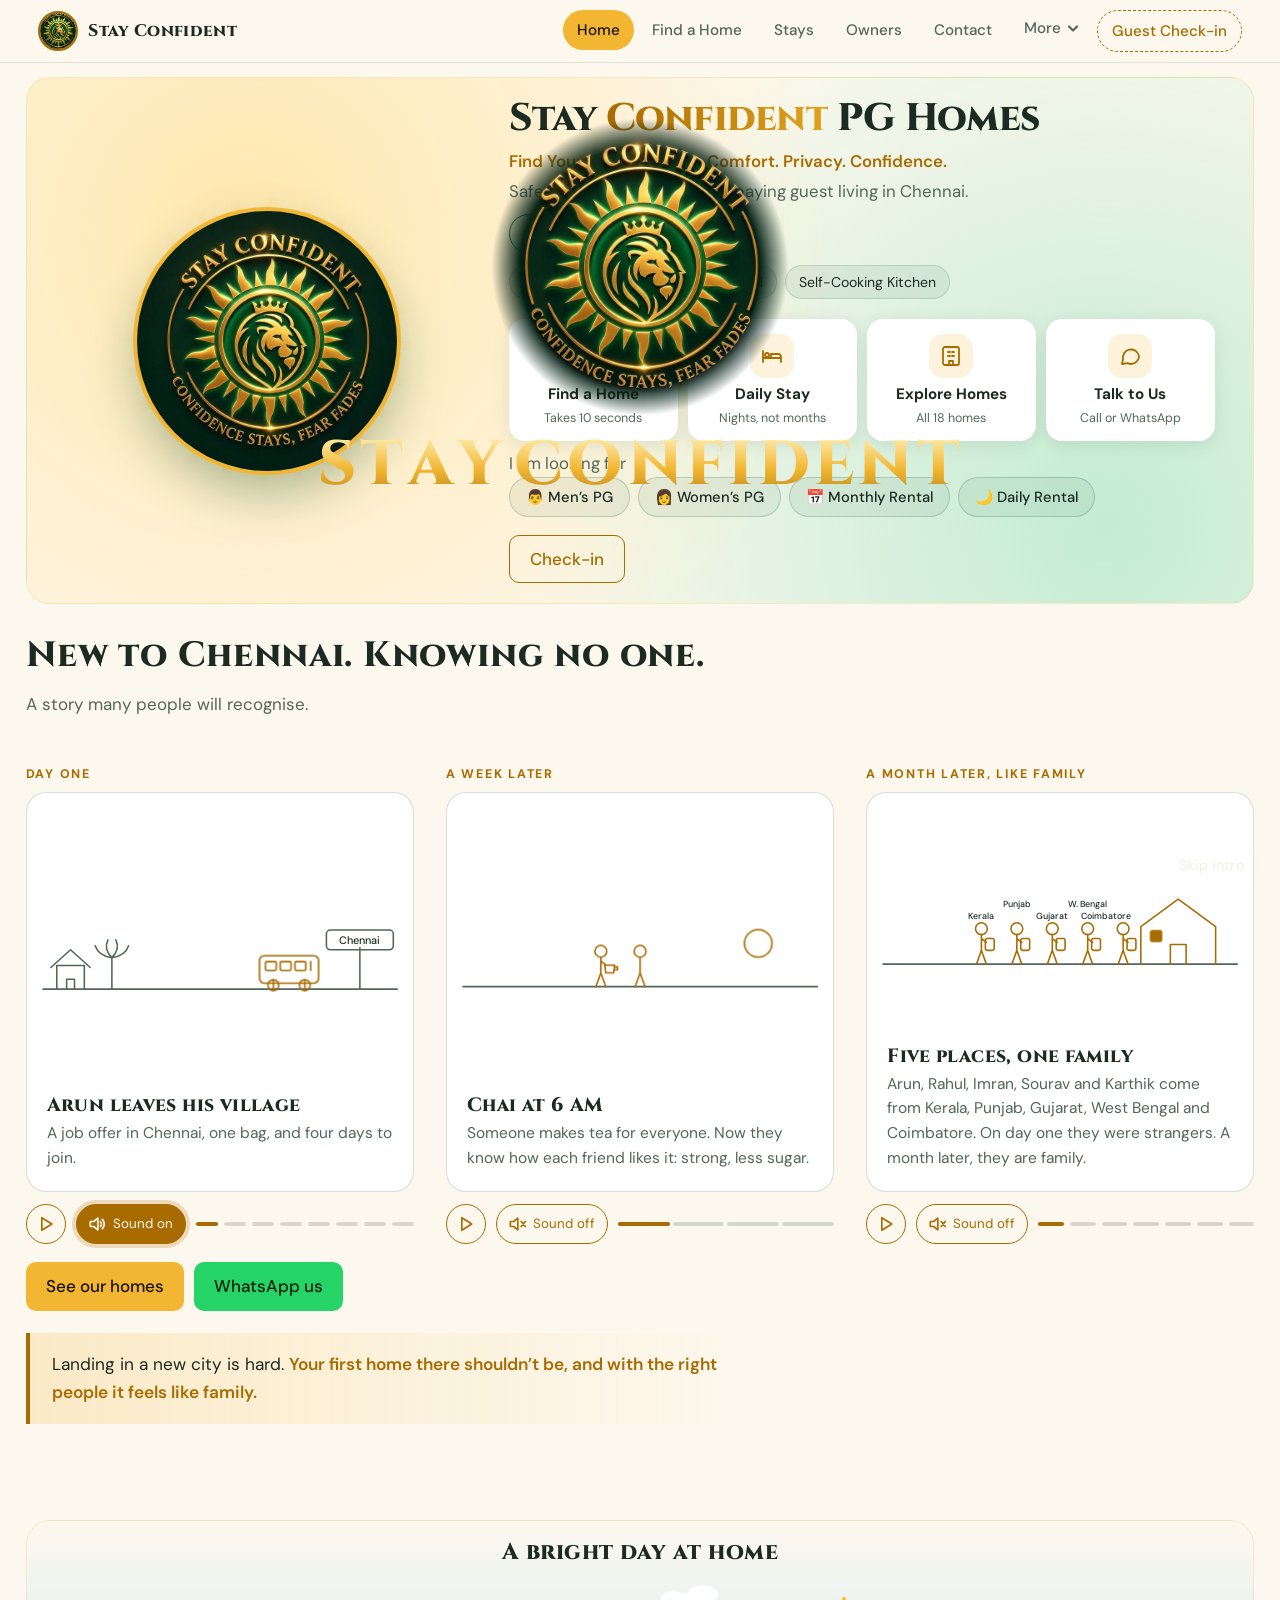
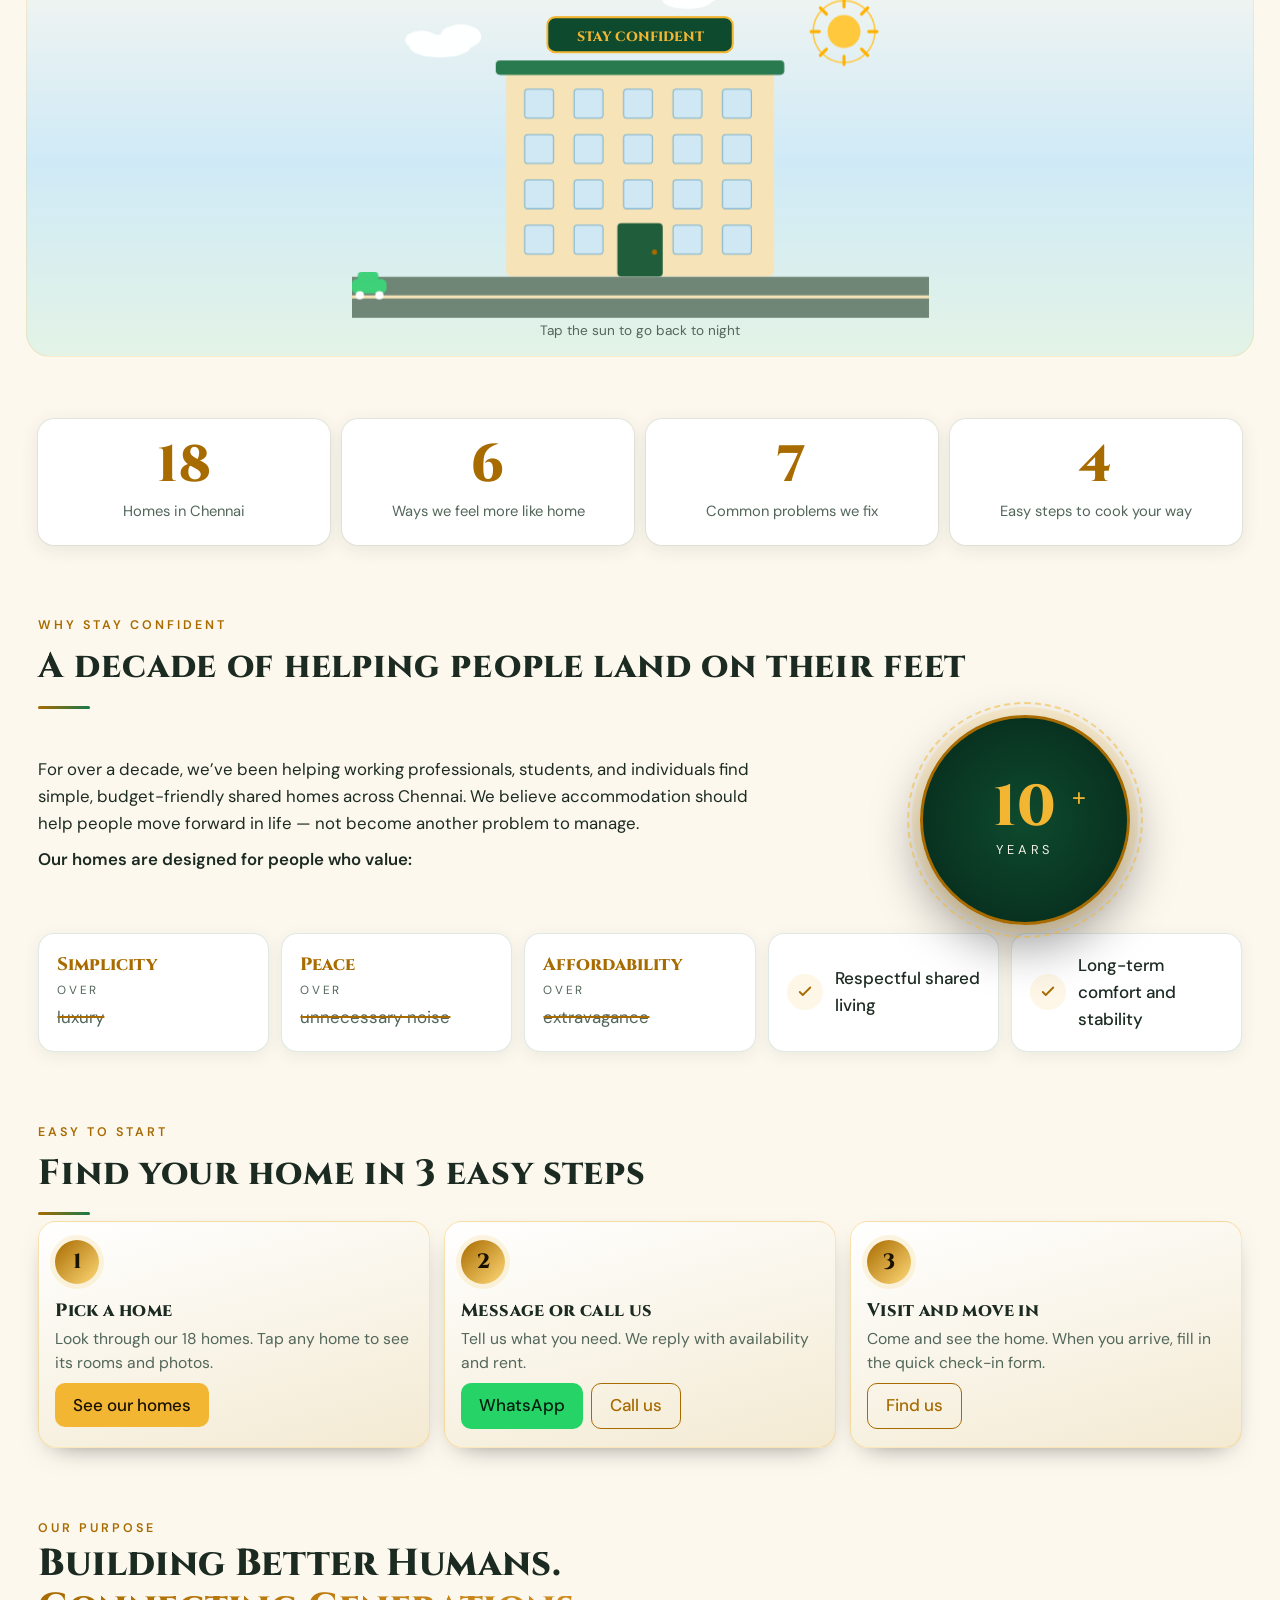
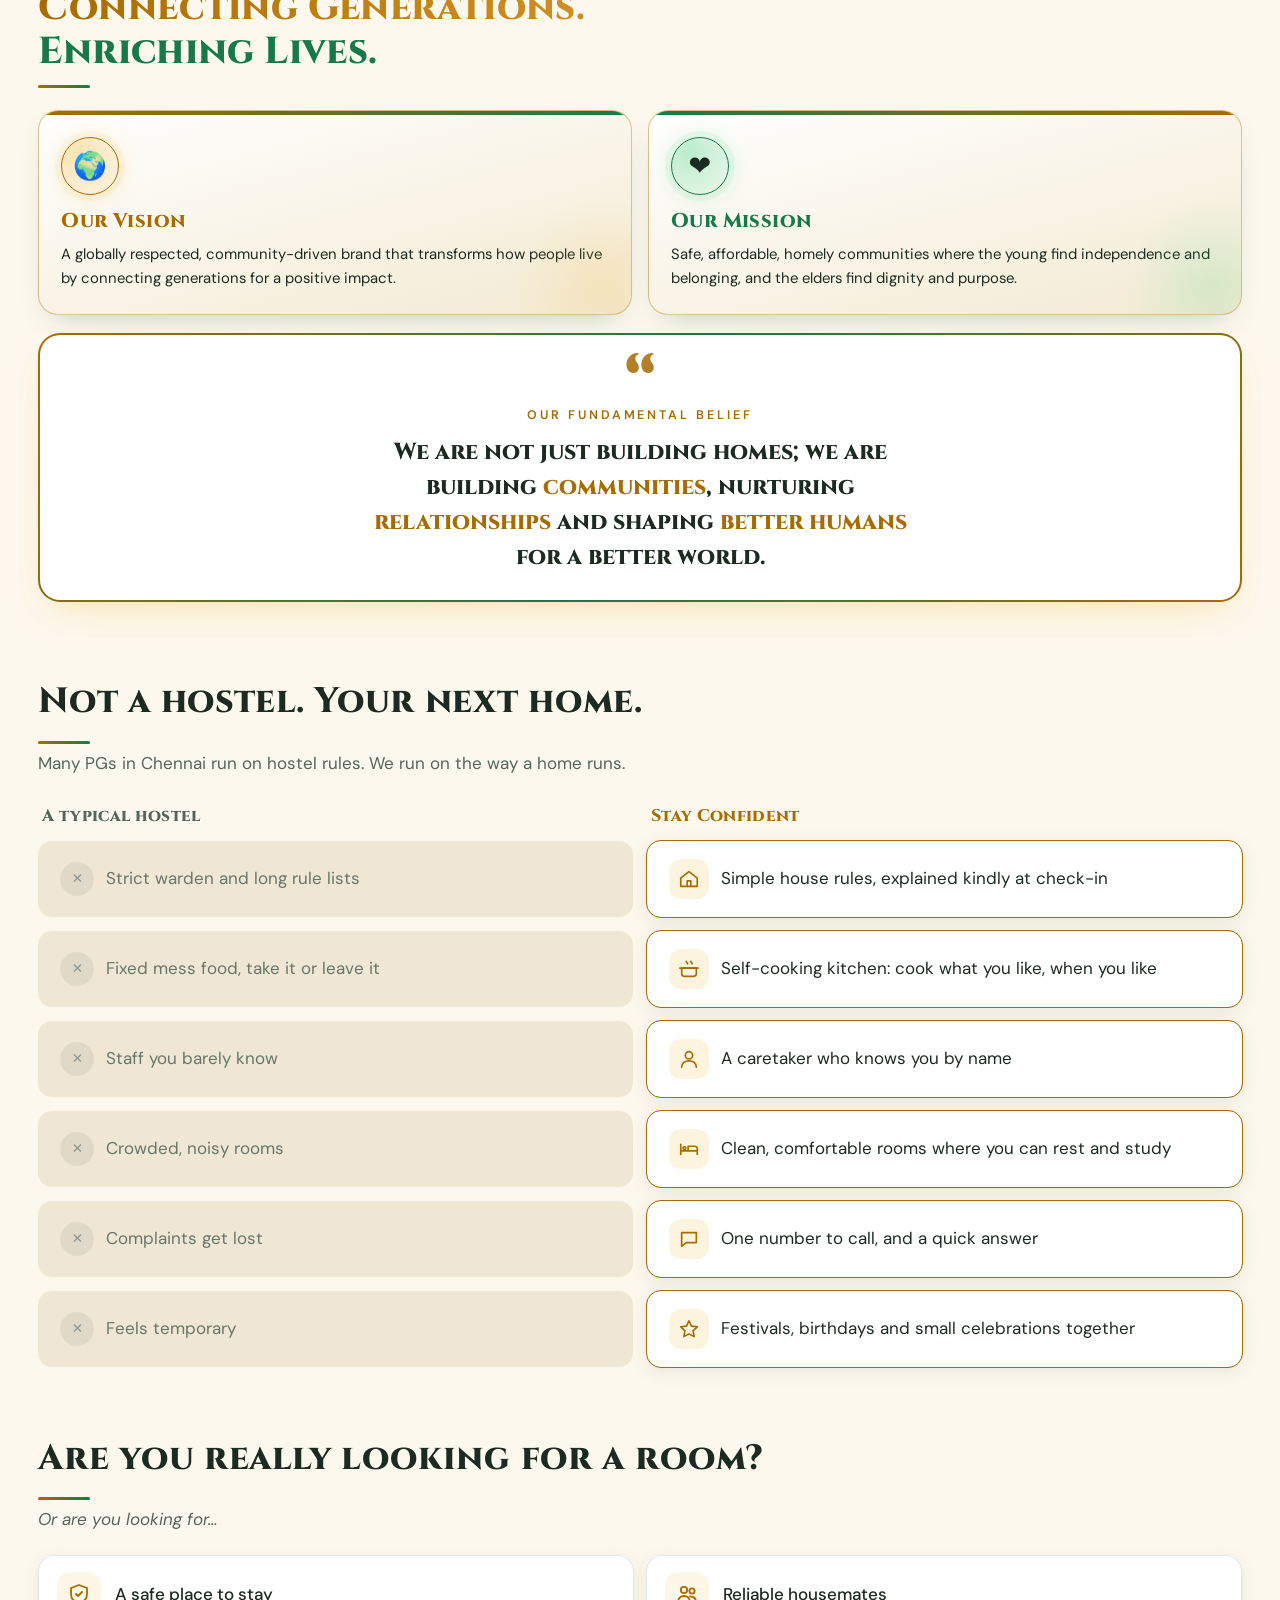
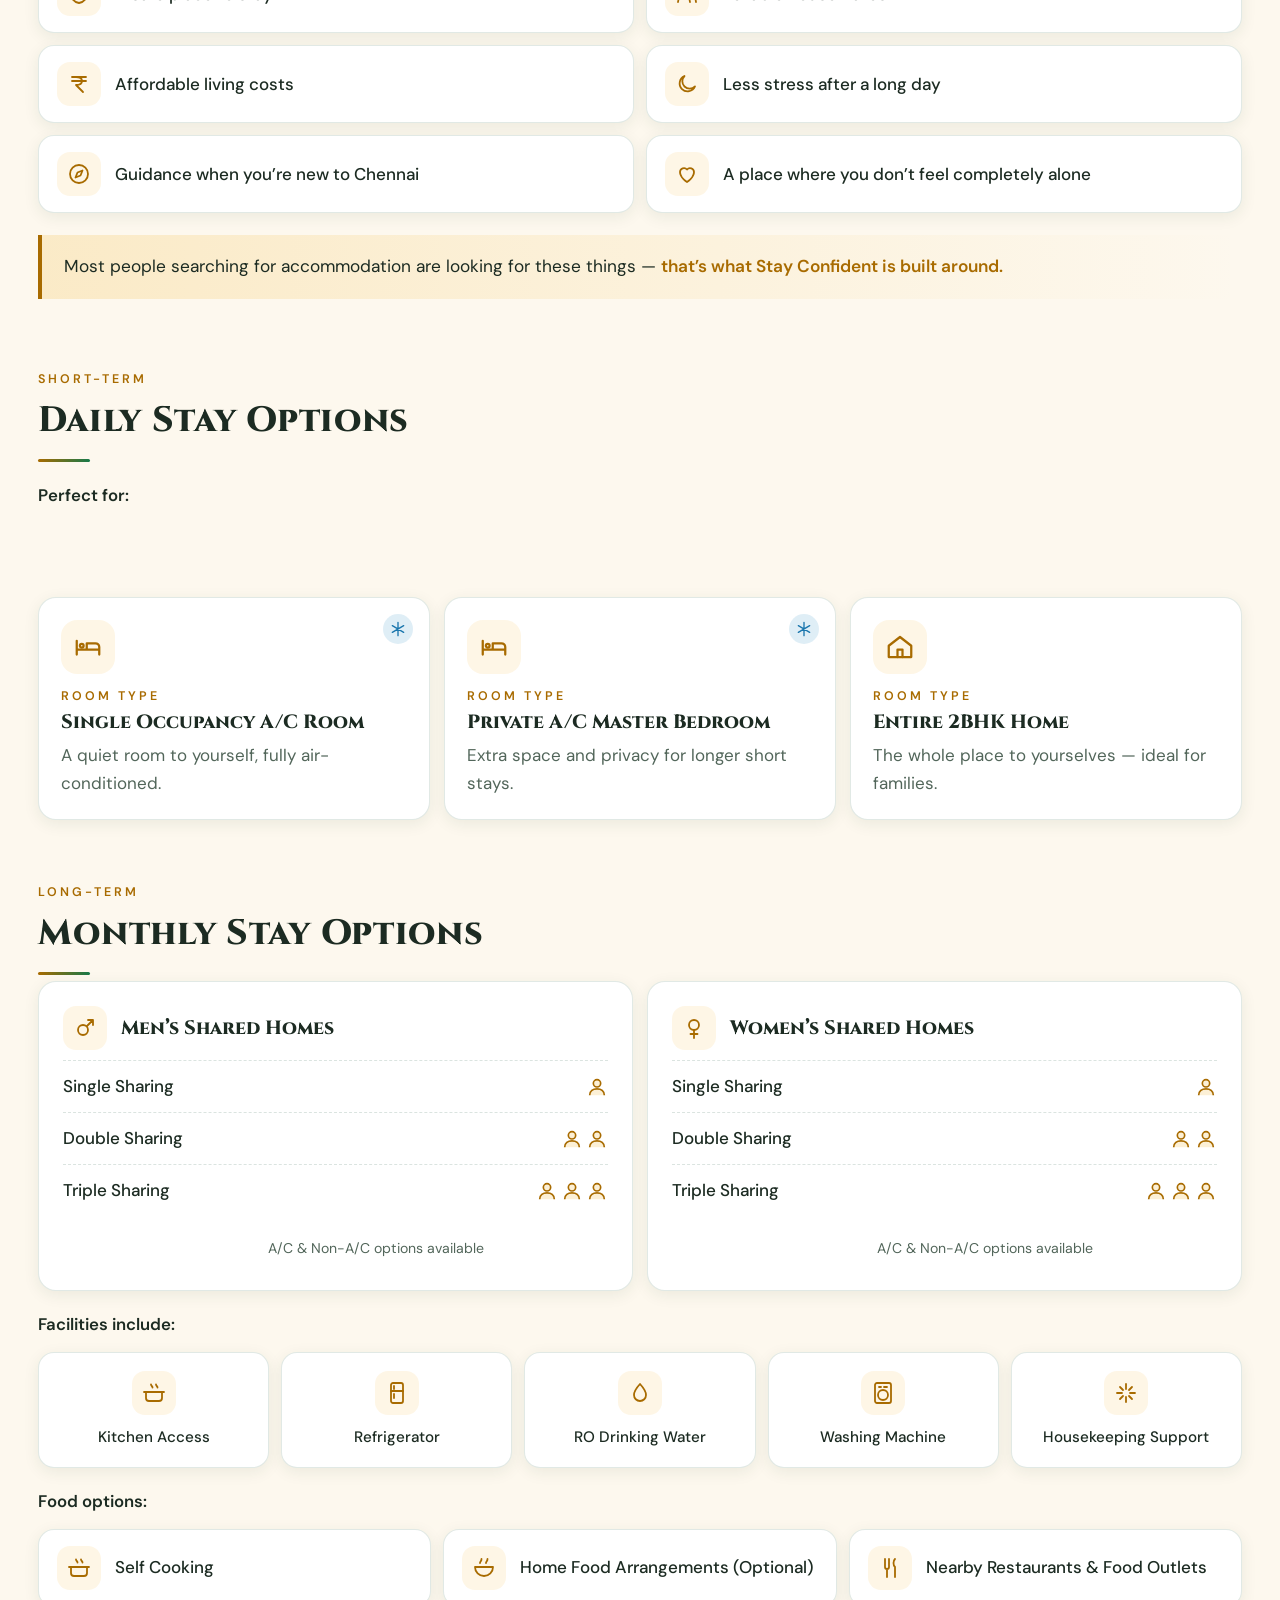
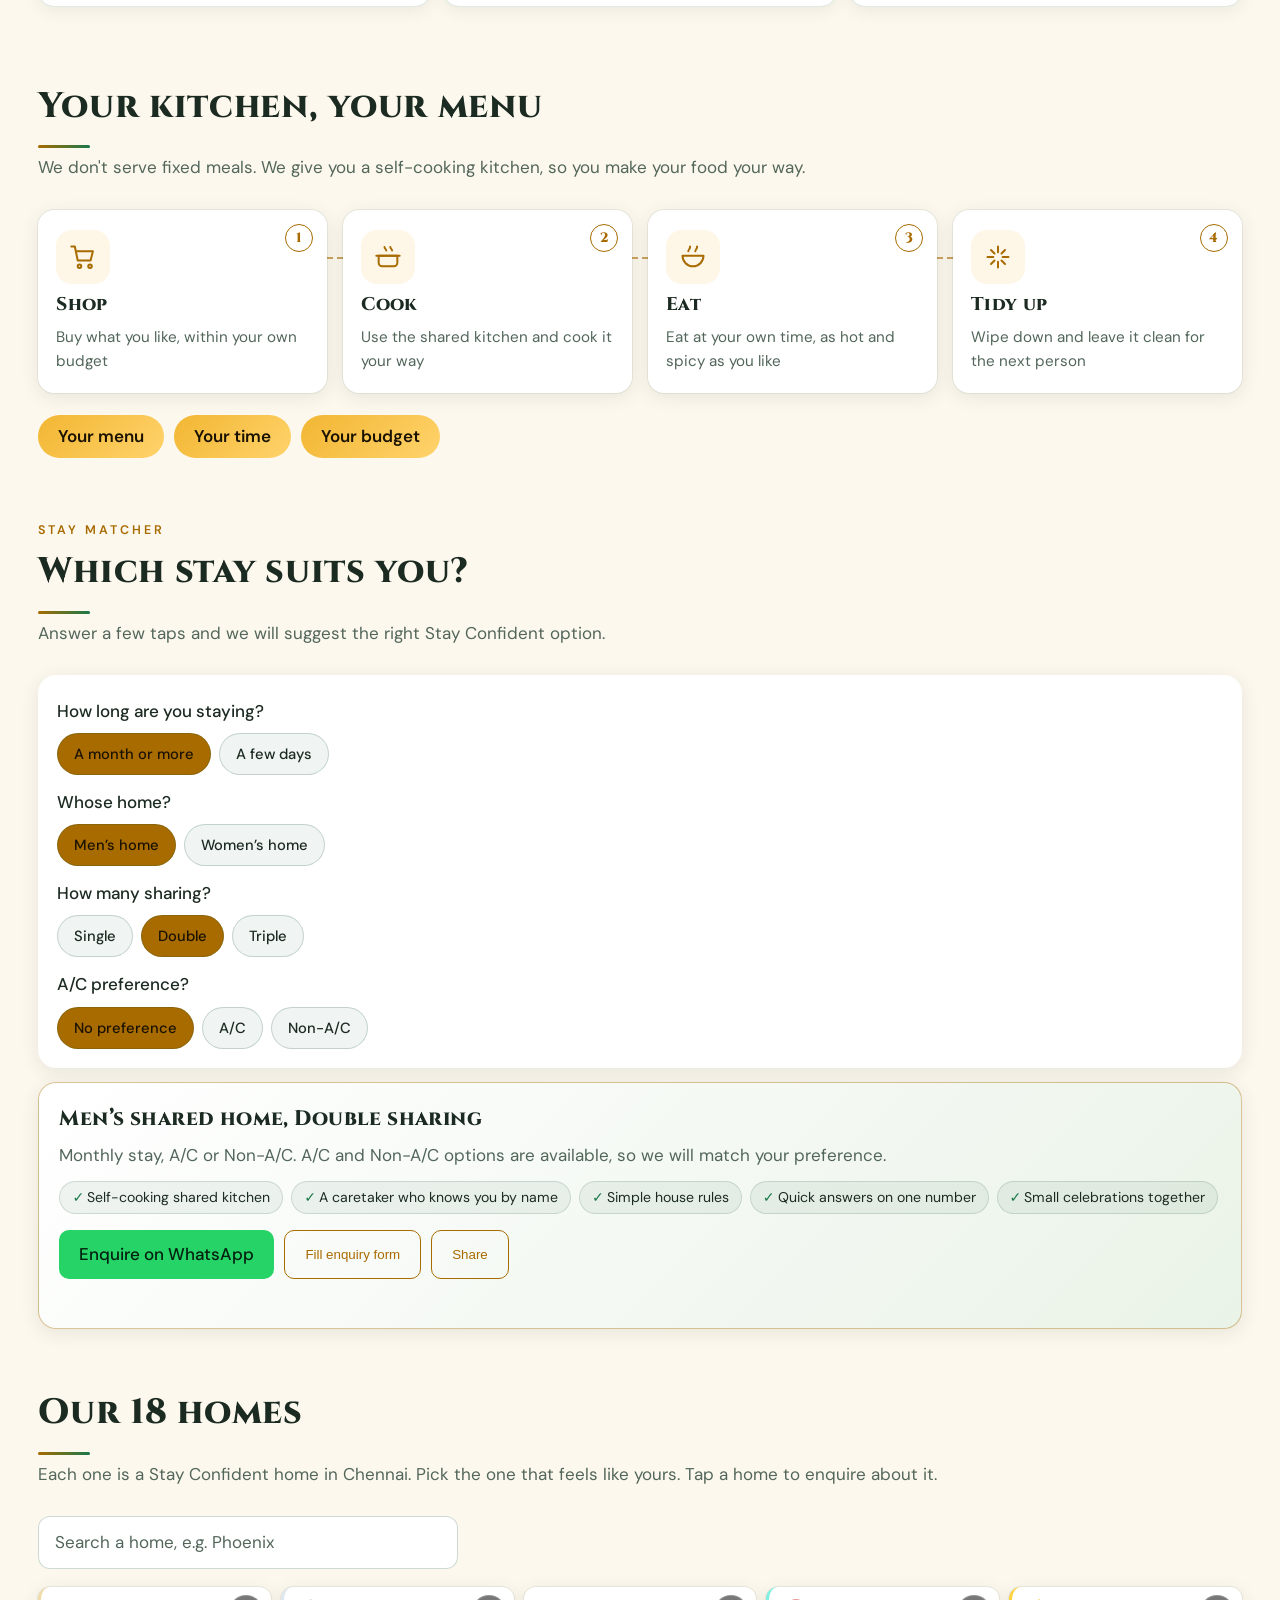
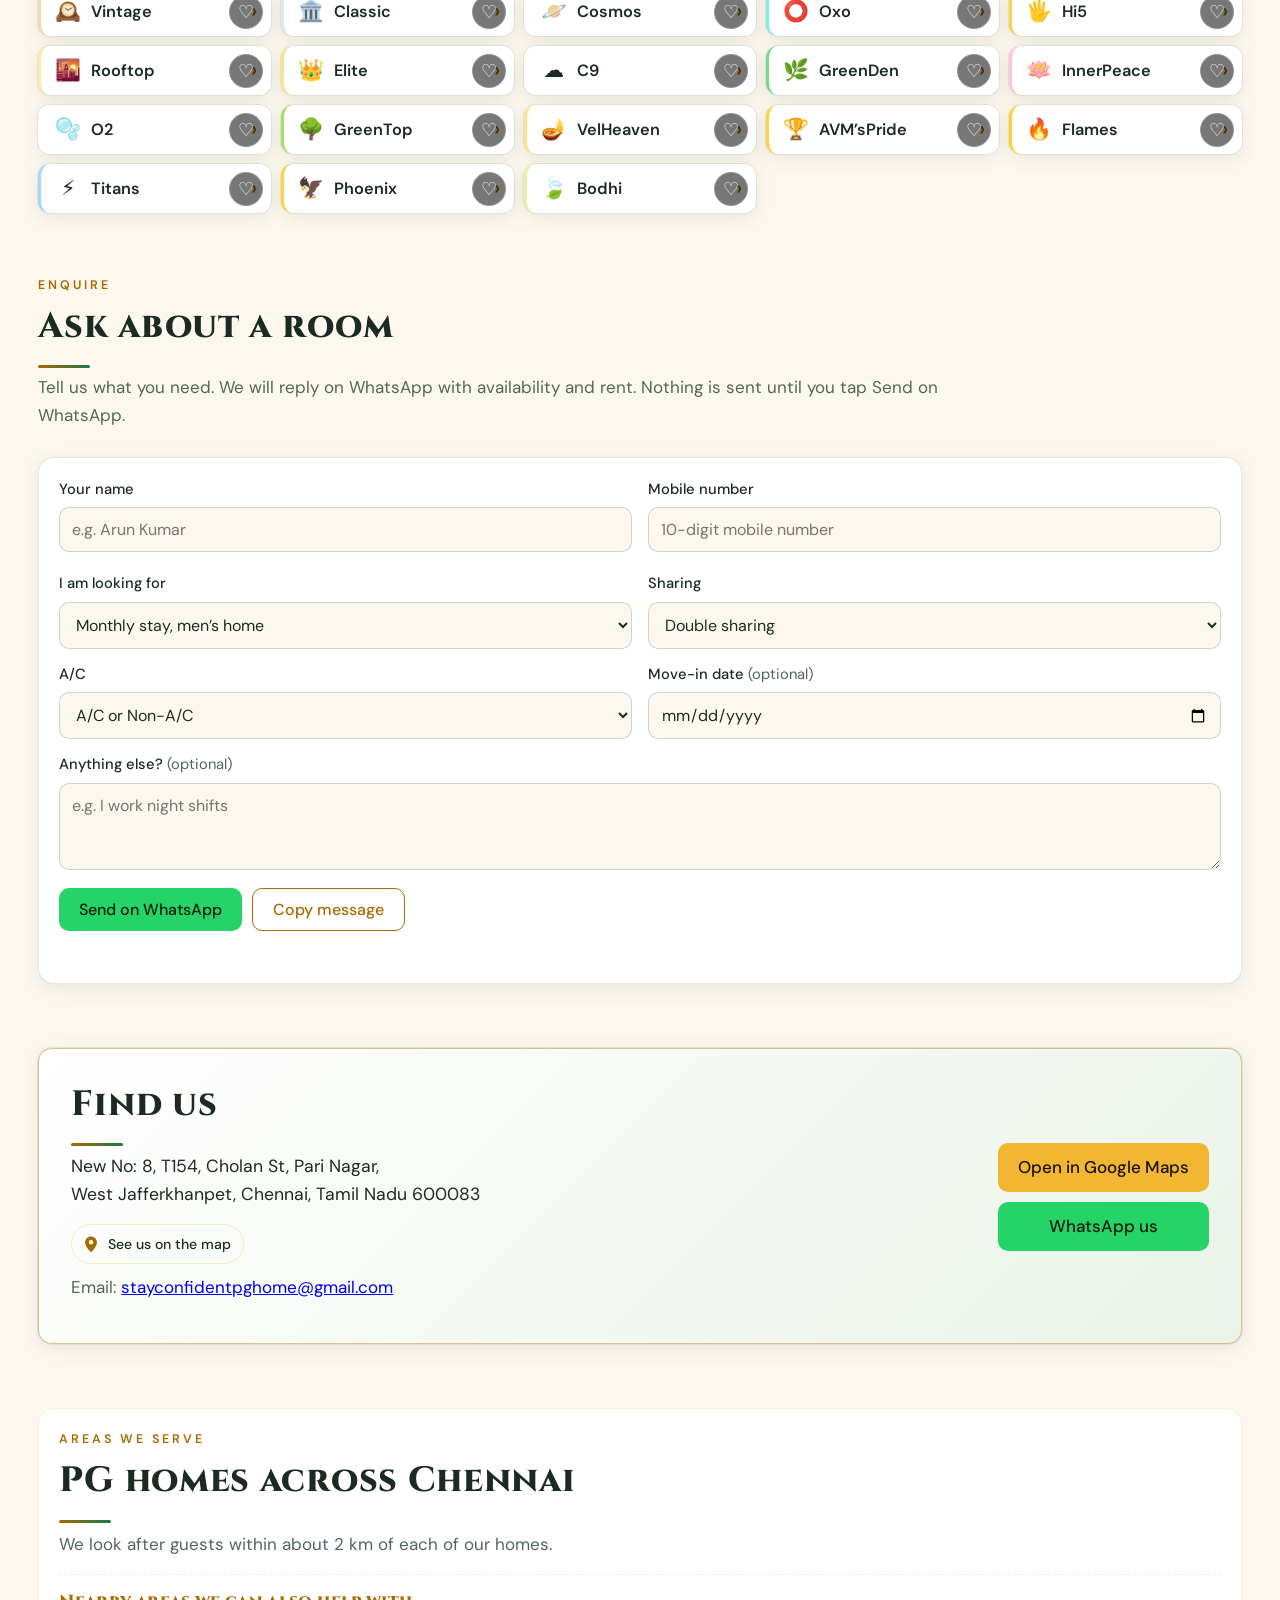
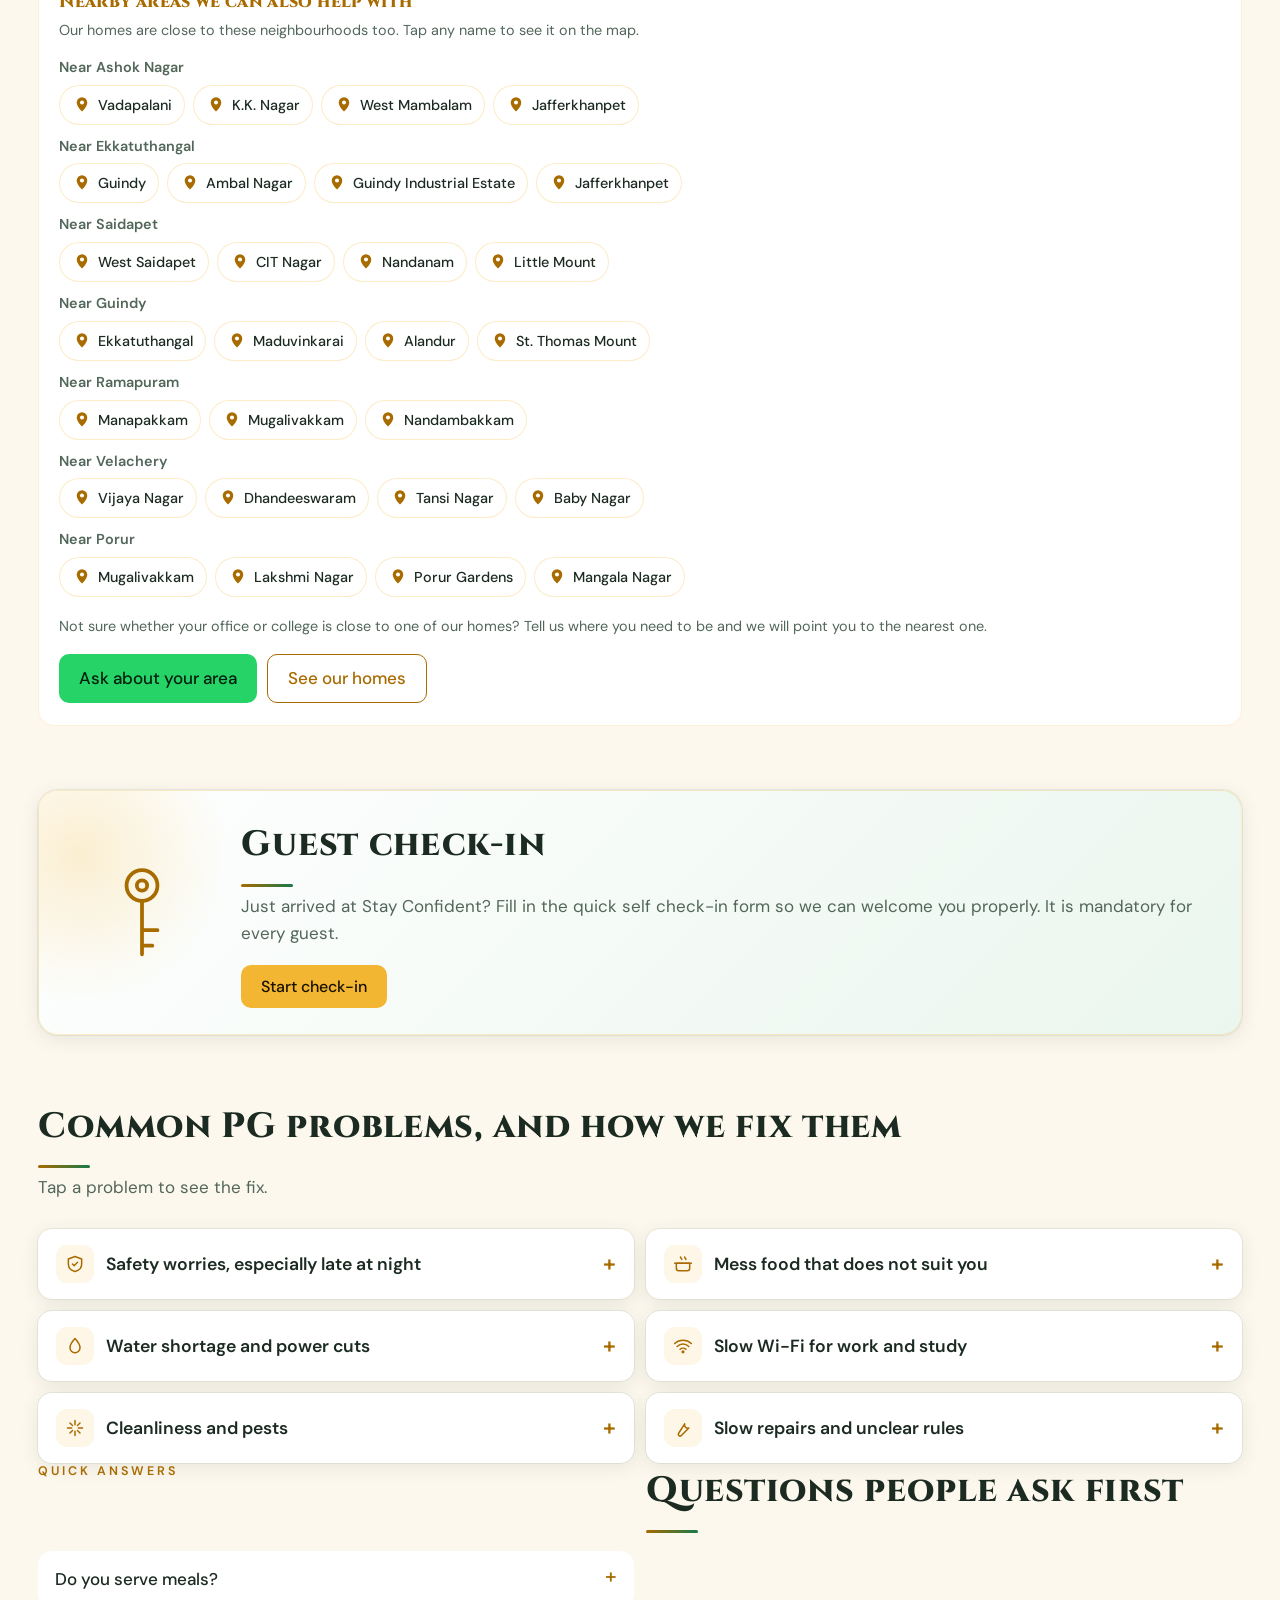
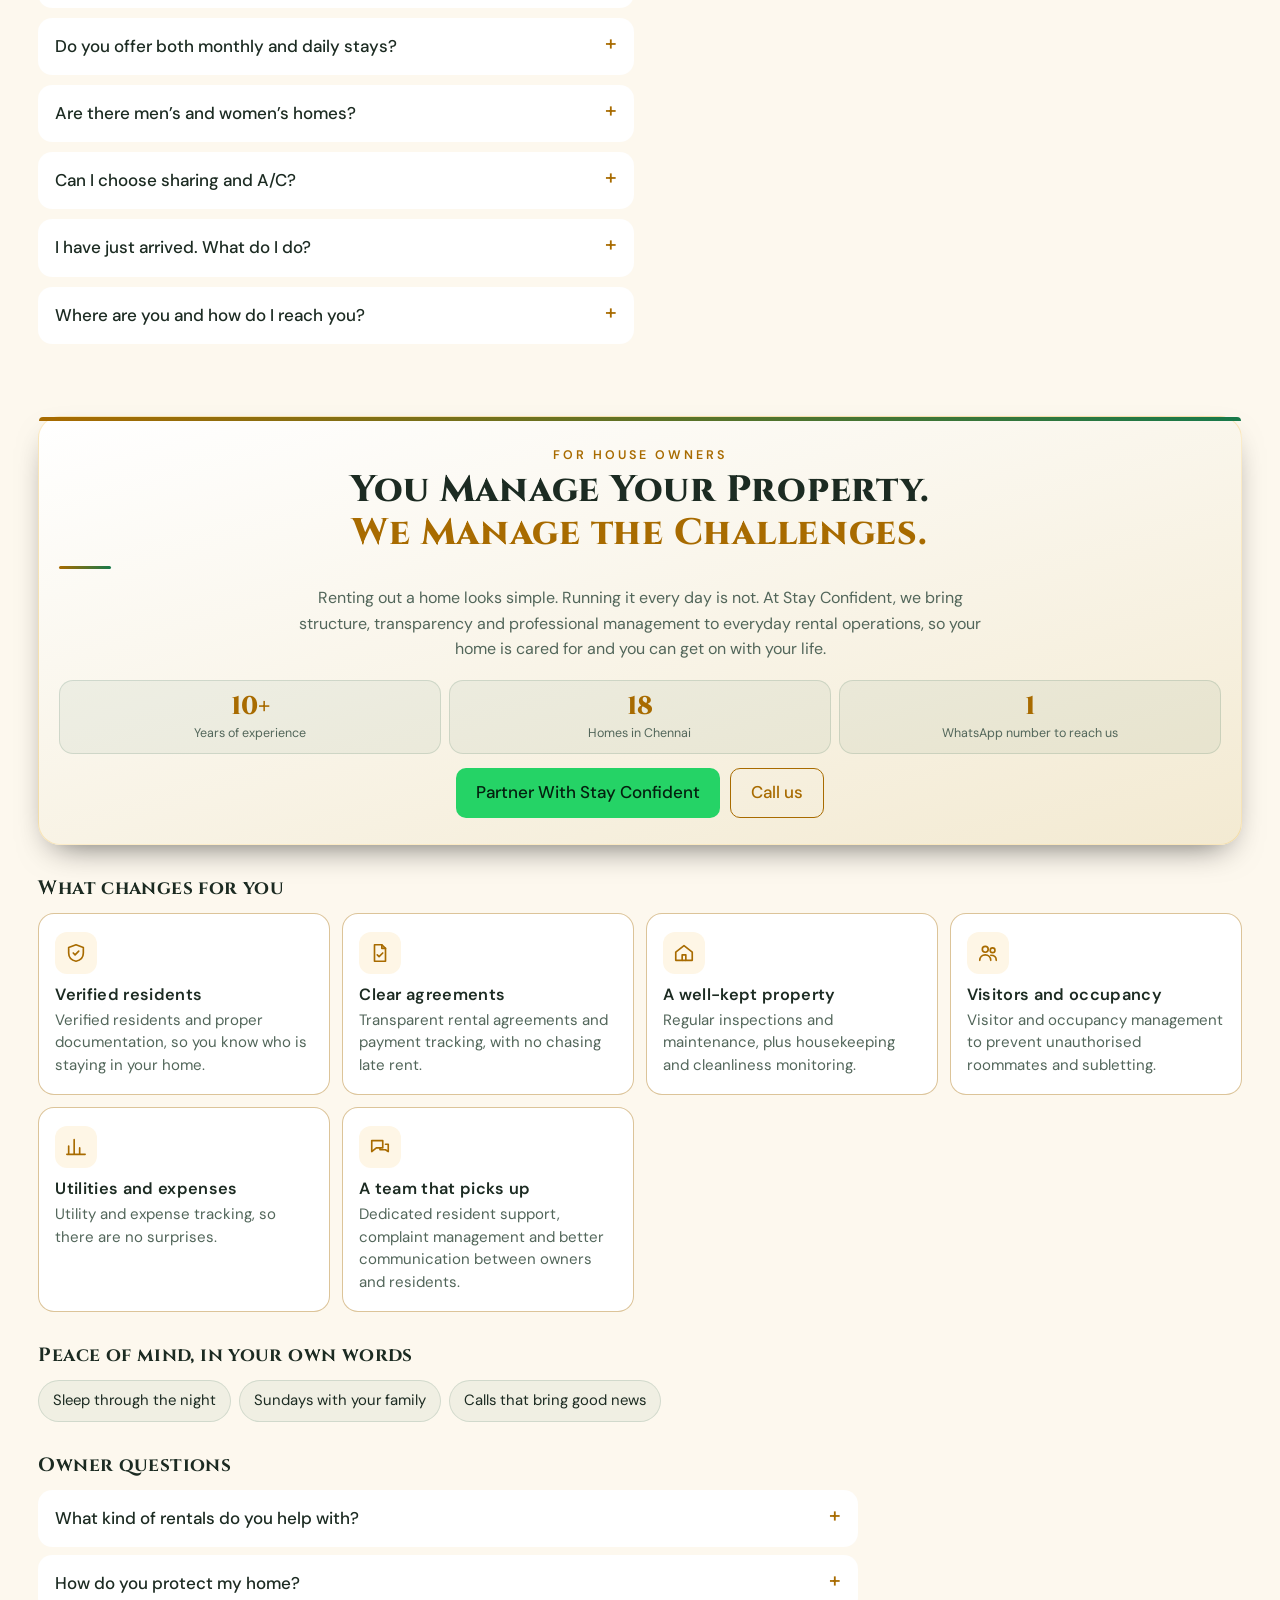
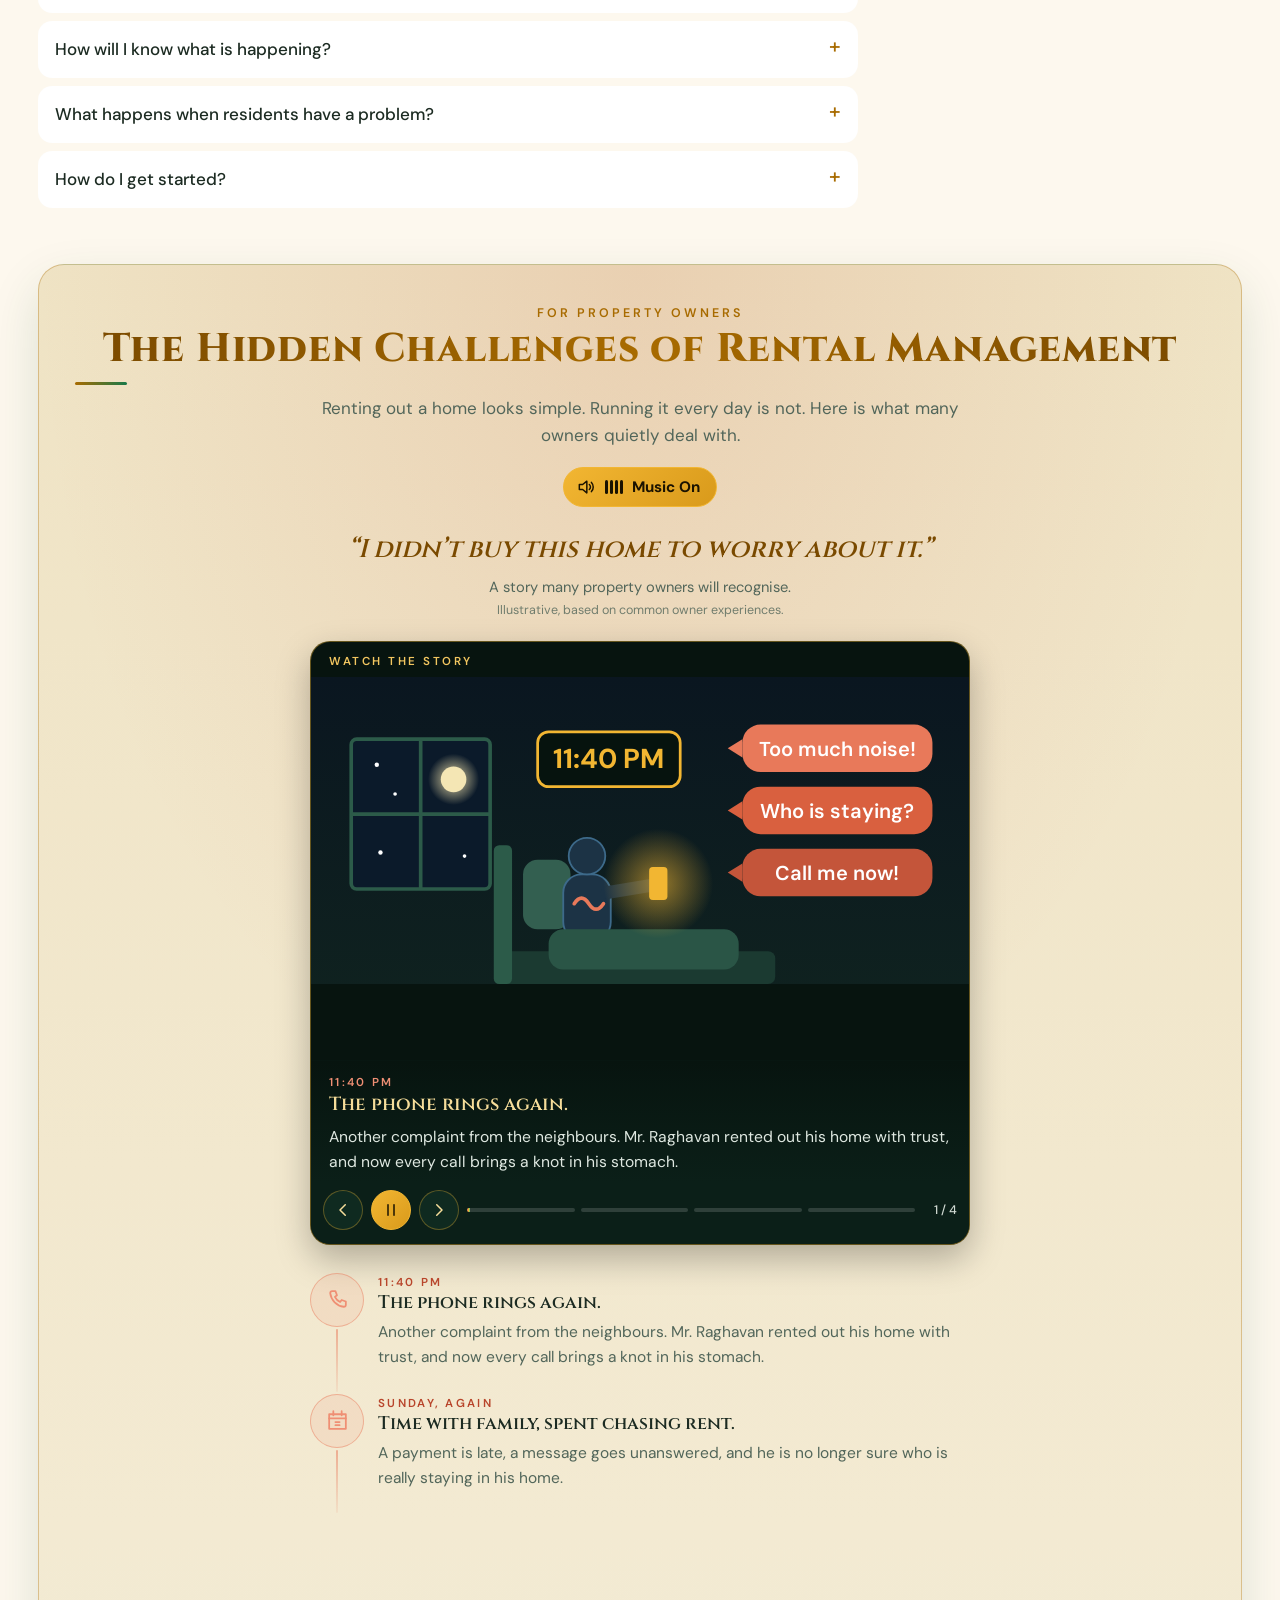
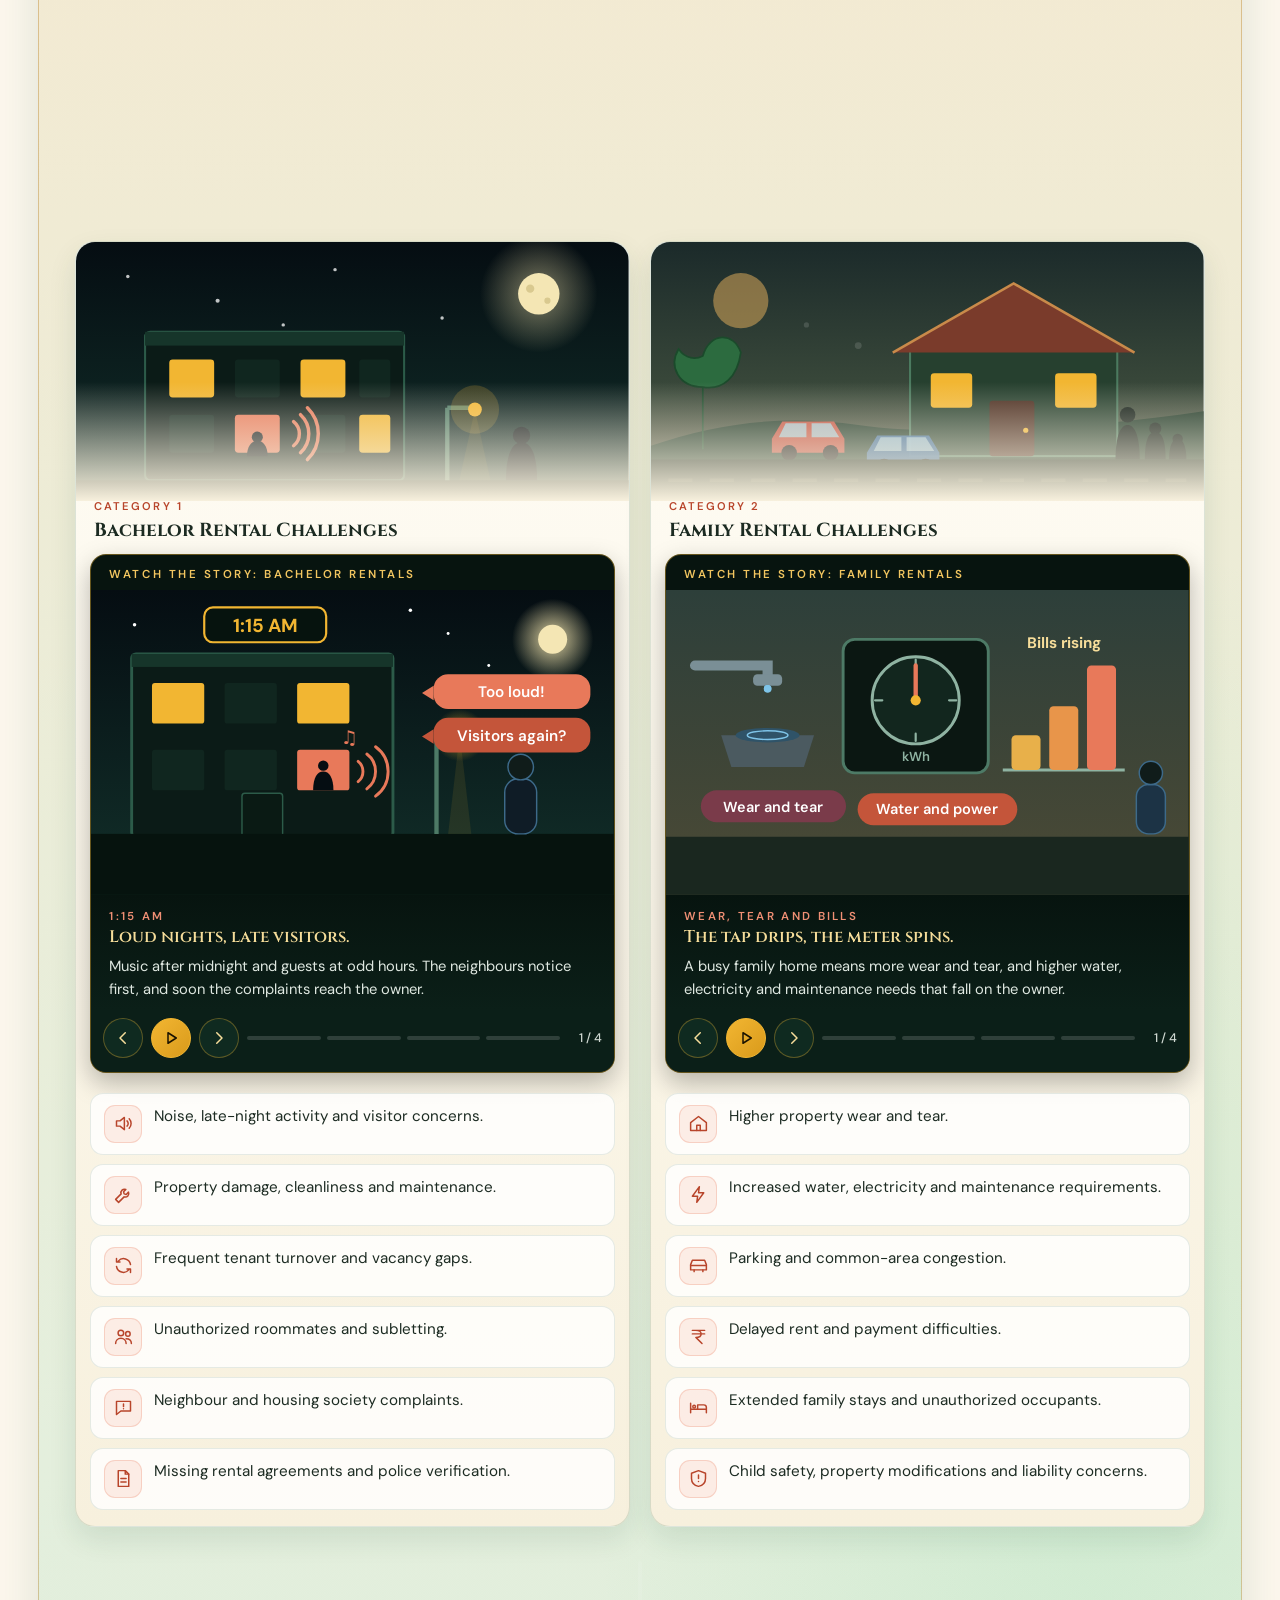
<file: index.html>
<!DOCTYPE html>
<html lang="en" data-theme="light">
<head>
<meta charset="utf-8">
<meta name="theme-color" content="#fdf8ee">
<meta name="mobile-web-app-capable" content="yes">
<meta name="apple-mobile-web-app-capable" content="yes">
<meta name="apple-mobile-web-app-status-bar-style" content="black-translucent">
<meta name="apple-mobile-web-app-title" content="Stay Confident">
<meta name="viewport" content="width=device-width, initial-scale=1, viewport-fit=cover">
<title>Stay Confident PG Homes, Chennai | PG for Men &amp; Women, Daily Stay, House Owners</title>
<link rel="preconnect" href="https://fonts.googleapis.com">
<link href="https://fonts.googleapis.com/css2?family=Cinzel:wght@600;800&family=DM+Sans:wght@400;500&display=swap" rel="stylesheet">
<!-- ===== SEO v1 (additive): search + social metadata, structured data. No visible content changed. ===== -->
<meta name="description" content="Safe, clean PG homes in Chennai for men and women. Monthly and daily stays, self-cooking kitchen, 18 homes. Call or WhatsApp +91 98844 44587.">
<meta name="robots" content="index, follow, max-image-preview:large, max-snippet:-1">
<meta name="author" content="Stay Confident PG Homes">
<meta name="geo.region" content="IN-TN">
<meta name="geo.placename" content="Chennai">
<meta name="geo.position" content="13.0271934;80.2093516">
<meta name="ICBM" content="13.0271934, 80.2093516">
<meta property="og:type" content="website">
<meta property="og:site_name" content="Stay Confident PG Homes">
<meta property="og:locale" content="en_IN">
<meta property="og:title" content="Stay Confident PG Homes, Chennai | PG for Men &amp; Women, Daily Stay">
<meta property="og:description" content="Safe, clean PG homes in Chennai for men and women. Monthly and daily stays, self-cooking kitchen, 18 homes. Call or WhatsApp +91 98844 44587.">
<meta name="twitter:card" content="summary">
<meta name="twitter:title" content="Stay Confident PG Homes, Chennai">
<meta name="twitter:description" content="Safe, clean PG homes in Chennai for men and women. Monthly and daily stays, self-cooking kitchen, 18 homes. Call or WhatsApp +91 98844 44587.">
<link rel="preconnect" href="https://fonts.gstatic.com" crossorigin>
<link rel="icon" href="data:image/svg+xml,%3Csvg xmlns='http://www.w3.org/2000/svg' viewBox='0 0 64 64'%3E%3Crect width='64' height='64' rx='14' fill='%23021810'/%3E%3Ctext x='32' y='42' text-anchor='middle' font-family='Georgia,serif' font-weight='700' font-size='28' fill='%23f2b632'%3ESC%3C/text%3E%3C/svg%3E">
<!-- AFTER YOU KNOW YOUR LIVE WEBSITE ADDRESS: remove the comment markers around the 3 lines below and replace https://YOUR-DOMAIN/ with it.
<link rel="canonical" href="https://YOUR-DOMAIN/">
<meta property="og:url" content="https://YOUR-DOMAIN/">
<meta property="og:image" content="https://YOUR-DOMAIN/share.jpg">
-->
<script type="application/ld+json">
{
 "@context": "https://schema.org",
 "@type": "LodgingBusiness",
 "name": "Stay Confident PG Homes",
 "alternateName": "Stay Confident PG",
 "description": "Safe, clean and comfortable paying guest (PG) homes in Chennai for men and women. Monthly shared stays and daily stays, with a self-cooking kitchen.",
 "telephone": "+91 98844 44587",
 "email": "stayconfidentpghome@gmail.com",
 "address": {
  "@type": "PostalAddress",
  "streetAddress": "New No: 8, T154, Cholan St, Pari Nagar, West Jafferkhanpet",
  "addressLocality": "Chennai",
  "addressRegion": "Tamil Nadu",
  "postalCode": "600083",
  "addressCountry": "IN"
 },
 "geo": {
  "@type": "GeoCoordinates",
  "latitude": 13.0271934,
  "longitude": 80.2093516
 },
 "hasMap": "https://www.google.com/maps/place/Stay+Confident+PG+Homes/@13.0271934,80.2093516,1098m/data=!3m2!1e3!4b1!4m6!3m5!1s0x3a5267a1206e6ba7:0x398200b670840d7c!8m2!3d13.0271934!4d80.2093516!16s%2Fg%2F11f66dghbz",
 "areaServed": [
  {"@type": "City", "name": "Chennai"},
  {"@type": "Place", "name": "Ashok Nagar, Chennai"},
  {"@type": "Place", "name": "West Jafferkhanpet, Chennai"},
  {"@type": "Place", "name": "Ekkatuthangal, Chennai"},
  {"@type": "Place", "name": "Saidapet, Chennai"},
  {"@type": "Place", "name": "Guindy, Chennai"},
  {"@type": "Place", "name": "Ramapuram, Chennai"},
  {"@type": "Place", "name": "Velachery, Chennai"},
  {"@type": "Place", "name": "Porur, Chennai"},
  {"@type": "Place", "name": "Vadapalani, Chennai"},
  {"@type": "Place", "name": "K.K. Nagar, Chennai"},
  {"@type": "Place", "name": "West Mambalam, Chennai"},
  {"@type": "Place", "name": "Ambal Nagar, Chennai"},
  {"@type": "Place", "name": "Guindy Industrial Estate, Chennai"},
  {"@type": "Place", "name": "West Saidapet, Chennai"},
  {"@type": "Place", "name": "CIT Nagar, Chennai"},
  {"@type": "Place", "name": "Nandanam, Chennai"},
  {"@type": "Place", "name": "Little Mount, Chennai"},
  {"@type": "Place", "name": "Maduvinkarai, Chennai"},
  {"@type": "Place", "name": "Alandur, Chennai"},
  {"@type": "Place", "name": "St. Thomas Mount, Chennai"},
  {"@type": "Place", "name": "Manapakkam, Chennai"},
  {"@type": "Place", "name": "Mugalivakkam, Chennai"},
  {"@type": "Place", "name": "Nandambakkam, Chennai"},
  {"@type": "Place", "name": "Vijaya Nagar, Chennai"},
  {"@type": "Place", "name": "Dhandeeswaram, Chennai"},
  {"@type": "Place", "name": "Tansi Nagar, Chennai"},
  {"@type": "Place", "name": "Baby Nagar, Chennai"},
  {"@type": "Place", "name": "Lakshmi Nagar, Chennai"},
  {"@type": "Place", "name": "Porur Gardens, Chennai"},
  {"@type": "Place", "name": "Mangala Nagar, Chennai"}
 ],
 "amenityFeature": [
  {
   "@type": "LocationFeatureSpecification",
   "name": "Self-cooking kitchen access",
   "value": true
  },
  {
   "@type": "LocationFeatureSpecification",
   "name": "Refrigerator",
   "value": true
  },
  {
   "@type": "LocationFeatureSpecification",
   "name": "RO drinking water",
   "value": true
  },
  {
   "@type": "LocationFeatureSpecification",
   "name": "Washing machine",
   "value": true
  },
  {
   "@type": "LocationFeatureSpecification",
   "name": "Housekeeping support",
   "value": true
  },
  {
   "@type": "LocationFeatureSpecification",
   "name": "A/C and non-A/C rooms",
   "value": true
  }
 ]
}
</script>
<script type="application/ld+json">
{
 "@context": "https://schema.org",
 "@type": "FAQPage",
 "mainEntity": [
  {
   "@type": "Question",
   "name": "Do you serve meals?",
   "acceptedAnswer": {
    "@type": "Answer",
    "text": "We do not serve fixed meals. Every home has a self-cooking shared kitchen, so you cook your own food, at your own time and budget."
   }
  },
  {
   "@type": "Question",
   "name": "Do you offer both monthly and daily stays?",
   "acceptedAnswer": {
    "@type": "Answer",
    "text": "Yes. Monthly stays are in our 18 homes. For a few days, choose a Single Occupancy A/C Room, a Private A/C Master Bedroom, or an Entire 2BHK Home."
   }
  },
  {
   "@type": "Question",
   "name": "Are there men’s and women’s homes?",
   "acceptedAnswer": {
    "@type": "Answer",
    "text": "Yes. Tell us which you need in the Stay Matcher or the enquiry form, and we will point you to the right home."
   }
  },
  {
   "@type": "Question",
   "name": "Can I choose sharing and A/C?",
   "acceptedAnswer": {
    "@type": "Answer",
    "text": "Yes. Single, double and triple sharing, with A/C or Non-A/C options, are available when you enquire."
   }
  },
  {
   "@type": "Question",
   "name": "I have just arrived. What do I do?",
   "acceptedAnswer": {
    "@type": "Answer",
    "text": "Fill in the quick Guest Check-in form. It is mandatory for every guest."
   }
  },
  {
   "@type": "Question",
   "name": "Where are you and how do I reach you?",
   "acceptedAnswer": {
    "@type": "Answer",
    "text": "New No: 8, T154, Cholan St, Pari Nagar, West Jafferkhanpet, Chennai 600083. Call or WhatsApp +91 98844 44587."
   }
  }
 ]
}
</script>
<script type="application/ld+json">
{
 "@context": "https://schema.org",
 "@type": "WebSite",
 "name": "Stay Confident PG Homes",
 "inLanguage": "en-IN"
}
</script>
<!-- ===== /SEO v1 ===== -->












<link rel="stylesheet" href="style.css">
</head>
<body>
<div class="intro" id="intro">
<div class="door l"></div><div class="door r"></div>
<div class="bar t"></div><div class="bar b"></div>
<div class="stage">
<span class="glowbg"></span>
<div class="lwrap" id="lwrap"><i class="irays"></i><i class="ring"></i><i class="ring r2"></i><i class="ring r3"></i><div class="lw"><div class="lz"><img id="intro-logo" alt="Stay Confident logo" width="300" height="300"></div><i class="flare"></i></div></div>
<div class="ti" id="ti" aria-hidden="true"></div>
<span class="ln"></span>
<p class="pg">PG HOMES &middot; CHENNAI</p>
<p class="tg">Confidence stays, fear fades.</p>
</div>
<span class="flash"></span>
<button class="skip" id="skip" type="button">Skip intro</button>
</div>
<script>(function(){try{if("scrollRestoration" in history)history.scrollRestoration="manual"}catch(e){}window.scrollTo(0,0);window.addEventListener("pageshow",function(){window.scrollTo(0,0)});window.addEventListener("load",function(){setTimeout(function(){var h=document.documentElement;if(h.classList.contains("intro-on"))window.scrollTo(0,0)},0)})})();</script>
<script>(function(){var r=document.documentElement;if(window.matchMedia&&matchMedia("(prefers-reduced-motion: reduce) and (min-width: 99999px)").matches)return;r.classList.add("intro-on","intro-hold");setTimeout(function(){r.classList.remove("intro-on","intro-hold")},9000)})();</script>
<script>(function(){var t="light";try{if(localStorage.getItem("sc-theme2")==="dark")t="dark"}catch(e){}document.documentElement.setAttribute("data-theme",t)})();</script>
<header class="nav" id="nav">
<div class="nav-in">
<a class="brand" href="#top"><span class="bl"><img id="navlogo" alt="" width="40" height="40"></span><span>Stay Confident</span></a>
<button class="menu" id="menu" aria-label="Menu" aria-expanded="false" aria-controls="links"><i></i><i></i><i></i></button>
<ul class="links" id="links"><li><a href="#top">Home</a></li><li><a href="#homes">Find a Home</a></li><li><a href="#stays">Stays</a></li><li><a href="#kitchen">Facilities</a></li><li><a href="#help">Help &amp; Support</a></li><li><a href="#owners">Owners</a></li><li class="hc-navli"><a href="#hidden-challenges">Story</a></li><li><a href="#partners">Partners</a></li><li><a href="#careers">Careers</a></li><li><a href="#find">Contact</a></li><li><a class="ci-link" href="#checkin">Guest Check-in</a></li></ul>
<button class="fsb" id="fsb" type="button" aria-label="Full screen" aria-pressed="false"><svg viewBox="0 0 24 24" aria-hidden="true"><path d="M4 9V4h5M20 9V4h-5M4 15v5h5M20 15v5h-5"/></svg></button>
</div>
<div class="prog" id="prog"></div>
</header>
<div class="topzone" id="topzone">
<section class="hero" id="top" data-tab="home">
<span class="sparks" id="sparks" aria-hidden="true"></span>
<div>
<div class="logo-wrap"><div class="rays" aria-hidden="true"></div><img class="logo" alt="Stay Confident logo: a crowned lion inside a golden sun. Confidence stays, fear fades." src="[data-uri]"></div>
<div class="hero-text">
<h1>Stay <span class="gold">Confident</span> PG Homes</h1>
<p class="hero-tl">Find Your Perfect Home. Comfort. Privacy. Confidence.</p><p class="hero-sm">Safe, clean and comfortable paying guest living in Chennai.</p>
<span class="tag">Confidence stays, fear fades.</span>
<ul class="chips"><li>18 Homes</li><li>A Home, Not a Hostel</li><li>Self-Cooking Kitchen</li></ul>
<div class="hub" id="hub"><div class="hub-grid">
<a class="hb" href="#matcher"><i><svg viewBox="0 0 24 24"><circle cx="11" cy="11" r="6"/><path d="M20 20l-4.5-4.5"/></svg></i><b>Find a Home</b><small>Takes 10 seconds</small></a>
<a class="hb" href="#stays"><i><svg viewBox="0 0 24 24"><path d="M3 18V7M3 14h18v4M21 18v-5a3 3 0 0 0-3-3h-7v4"/><circle cx="7" cy="11" r="2"/></svg></i><b>Daily Stay</b><small>Nights, not months</small></a>
<a class="hb" href="#homes"><i><svg viewBox="0 0 24 24"><rect x="4" y="3" width="16" height="18" rx="2"/><path d="M9 8h2M13 8h2M9 12h2M13 12h2M10 21v-4h4v4"/></svg></i><b>Explore Homes</b><small>All 18 homes</small></a>
<a class="hb" href="#find" data-talk><i><svg viewBox="0 0 24 24"><path d="M21 12a8 8 0 0 1-11.6 7.1L4 20l1-4.6A8 8 0 1 1 21 12z"/></svg></i><b>Talk to Us</b><small>Call or WhatsApp</small></a>
</div>
<p class="hub-l">I am looking for</p>
<div class="prefs" role="group" aria-label="Quick preference">
<button type="button" class="pf" data-pre="men">&#128104; Men&rsquo;s PG</button><button type="button" class="pf" data-pre="women">&#128105; Women&rsquo;s PG</button><button type="button" class="pf" data-pre="monthly">&#128197; Monthly Rental</button><button type="button" class="pf" data-pre="daily">&#127769; Daily Rental</button>
</div></div><div class="cta"><a class="btn" href="#homes">See our homes</a><a class="btn wa" href="https://wa.me/919884444587?text=Hi%2C%20I%20would%20like%20to%20know%20about%20Stay%20Confident%20PG%20Homes" target="_blank" rel="noopener">WhatsApp</a><a class="btn ghost" href="#enquire">Enquire</a><a class="btn ghost" href="#find">Find us</a><a class="btn ghost" href="https://surveyheart.com/form/646534367d1fcb53a0d5ea4f" data-ci target="_blank" rel="noopener">Check-in</a></div>
</div>
</div>
</section>
<section class="sec story" id="story" data-tab="home">
<h2>New to Chennai. Knowing no one.</h2>
<p class="sub">A story many people will recognise.</p>
<div class="stwrap"><div class="stcol" id="st1"><p class="stlbl">Day one</p><div class="stg" id="stg" role="group" aria-label="Animated story of a young man's first week in Chennai">

<div class="sc"><div class="av"><svg class="art" viewBox="0 0 360 150" aria-hidden="true">
<path class="dr m" pathLength="1" d="M0 118H360" style="--d:0"/>
<path class="dr m" pathLength="1" d="M14 118V94h28v24M8 96l20-18 20 18M24 118v-10h8v10" style="--d:1"/>
<path class="dr m" pathLength="1" d="M70 118V86M70 86c-9-1-15-6-17-12M70 86c9-1 15-6 17-12M70 86c-7-7-6-14-4-18M70 86c7-7 6-14 4-18" style="--d:2"/>
<g class="dr-g" style="--d:3"><path class="dr m" pathLength="1" d="M322 118V76" style="--d:4"/><rect class="dr m" pathLength="1" x="288" y="58" width="68" height="20" rx="4" style="--d:5"/><text class="tfade" x="322" y="72" text-anchor="middle">Chennai</text></g>
<g class="bus"><rect x="0" y="84" width="60" height="28" rx="5"/><rect x="6" y="90" width="11" height="9" rx="1.5"/><rect x="21" y="90" width="11" height="9" rx="1.5"/><rect x="36" y="90" width="11" height="9" rx="1.5"/><path d="M52 90v9"/>
<g class="wh"><circle cx="14" cy="114" r="5.5"/><path d="M14 108.5v11"/></g><g class="wh"><circle cx="46" cy="114" r="5.5"/><path d="M46 108.5v11"/></g></g>
</svg></div><div class="cap"><h3>Arun leaves his village</h3><p>A job offer in Chennai, one bag, and four days to join.</p></div></div>
<div class="sc"><div class="av"><svg class="art" viewBox="0 0 360 150" aria-hidden="true">
<path class="dr m" pathLength="1" d="M0 118H360" style="--d:0"/>
<path class="dr m" pathLength="1" d="M190 118V84h22v34M216 118V62h26v56M246 118V92h18v26M268 118V72h22v46M294 118V88h20v30M318 118V66h24v52" style="--d:1"/>
<path class="dr m" pathLength="1" d="M224 72h4M232 72h4M224 82h4M232 82h4M274 82h4M282 82h4" style="--d:3"/>
<g class="walk2"><g transform="translate(30 118)"><g class="bob"><circle cx="0" cy="-36" r="6"/><path d="M0 -30V-14M0 -14L-5 0M0 -14L5 0M0 -26L5 -22"/><rect x="4" y="-26" width="9" height="12" rx="2"/></g></g></g>
<g class="qm"><circle cx="150" cy="56" r="11"/><text class="qt" x="150" y="61.500" text-anchor="middle">?</text></g>
</svg></div><div class="cap"><h3>He knows no one here</h3><p>No relatives. No friends. No one to call.</p></div></div>
<div class="sc"><div class="av"><div class="sbar" role="img" aria-label="Google search: PG near me in Chennai"><svg viewBox="0 0 24 24" aria-hidden="true"><circle cx="10.5" cy="10.5" r="6.5"/><path d="M15.5 15.5L21 21"/></svg><span class="q" data-t="PG near me in Chennai">PG near me in Chennai</span></div>
<div class="res" aria-hidden="true"><i style="--i:0"></i><i style="--i:1"></i><i style="--i:2"></i></div></div>
<div class="cap"><h3>He asks Google</h3><p>Pages and pages of results. He opens the first few.</p></div></div>
<div class="sc"><div class="av"><ul class="pn"><li style="--i:0"><svg viewBox="0 0 24 24" aria-hidden="true"><path d="M7 5h10M7 9h10M10 5c4 0 6 1.5 6 4s-2 4-6 4l6 6"/></svg><span class="t">High rent per bed</span></li><li style="--i:1"><svg viewBox="0 0 24 24" aria-hidden="true"><rect x="3" y="7" width="18" height="13" rx="2"/><path d="M3 11h18M16 15h2"/></svg><span class="t">Big deposit, brokerage</span></li><li style="--i:2"><svg viewBox="0 0 24 24" aria-hidden="true"><path d="M6 3h12v18l-3-2-3 2-3-2-3 2z"/><path d="M9 8h6M9 12h6"/></svg><span class="t">Hidden bill charges</span></li><li style="--i:3"><svg viewBox="0 0 24 24" aria-hidden="true"><path d="M3 11h18a9 9 0 0 1-18 0z"/><path d="M8 7c0-1.5 1.5-1.5 1.5-4M14 7c0-1.5 1.5-1.5 1.5-4"/></svg><span class="t">Poor food, same menu</span></li><li style="--i:4"><svg viewBox="0 0 24 24" aria-hidden="true"><rect x="5" y="11" width="14" height="9" rx="2"/><path d="M8 11V8a4 4 0 0 1 8 0v3"/></svg><span class="t">Strict warden, long rules</span></li><li style="--i:5"><svg viewBox="0 0 24 24" aria-hidden="true"><circle cx="12" cy="12" r="9"/><path d="M12 7v5l3 2"/></svg><span class="t">Early gate timing</span></li><li style="--i:6"><svg viewBox="0 0 24 24" aria-hidden="true"><circle cx="9" cy="8" r="3"/><circle cx="17" cy="9" r="2.5"/><path d="M3 20c0-3.5 2.7-6 6-6s6 2.5 6 6M15 14.5c3 0 6 1.5 6 5.5"/></svg><span class="t">Crowded, noisy rooms</span></li><li style="--i:7"><svg viewBox="0 0 24 24" aria-hidden="true"><path d="M12 3s6 6.5 6 11a6 6 0 0 1-12 0c0-4.5 6-11 6-11z"/></svg><span class="t">Dirty bathrooms</span></li><li style="--i:8"><svg viewBox="0 0 24 24" aria-hidden="true"><rect x="3" y="5" width="18" height="14" rx="2"/><circle cx="9" cy="11" r="2"/><path d="M21 16l-5-5-8 8"/></svg><span class="t">Photos don’t match</span></li><li style="--i:9"><svg viewBox="0 0 24 24" aria-hidden="true"><path d="M5 4h4l2 5-2.5 1.5a11 11 0 0 0 5 5L15 13l5 2v4a2 2 0 0 1-2 2A16 16 0 0 1 3 6a2 2 0 0 1 2-2z"/><path d="M3 3l18 18"/></svg><span class="t">No one answers</span></li></ul></div>
<div class="cap"><h3>Most places feel wrong</h3><p>The same worries keep coming back.</p></div></div>
<div class="sc"><div class="av"><svg class="art" viewBox="0 20 360 92" aria-hidden="true">
<path class="dr m" pathLength="1" d="M0 106H360" style="--d:0"/>
<path class="dr" pathLength="1" d="M226 106V66L262 40l36 26v40" style="--d:1"/>
<path class="dr" pathLength="1" d="M254 106V86h16v20" style="--d:2"/>
<rect class="dr" pathLength="1" x="279" y="72" width="11" height="11" rx="1.5" style="--d:3"/>
<rect class="dr glow" pathLength="1" x="234" y="72" width="11" height="11" rx="1.5" style="--d:3"/>
<circle class="dr" pathLength="1" cx="312" cy="34" r="9" style="--d:4"/><path class="dr" pathLength="1" d="M308 34l3 3 6-7" style="--d:5"/>
<g class="walk5"><g transform="translate(30 106)"><g class="bob"><circle cx="0" cy="-36" r="6"/><path d="M0 -30V-14M0 -14L-5 0M0 -14L5 0M0 -26L5 -22"/><rect x="4" y="-26" width="9" height="12" rx="2"/></g></g></g>
</svg>
<ul class="yes"><li style="--i:0"><svg viewBox="0 0 24 24" aria-hidden="true"><path d="M5 12l4 4 10-10"/></svg>Self-cooking kitchen</li><li style="--i:1"><svg viewBox="0 0 24 24" aria-hidden="true"><path d="M5 12l4 4 10-10"/></svg>Simple house rules</li><li style="--i:2"><svg viewBox="0 0 24 24" aria-hidden="true"><path d="M5 12l4 4 10-10"/></svg>Budget-friendly rent</li><li style="--i:3"><svg viewBox="0 0 24 24" aria-hidden="true"><path d="M5 12l4 4 10-10"/></svg>Clean rooms</li><li style="--i:4"><svg viewBox="0 0 24 24" aria-hidden="true"><path d="M5 12l4 4 10-10"/></svg>Caretaker who knows his name</li><li style="--i:5"><svg viewBox="0 0 24 24" aria-hidden="true"><path d="M5 12l4 4 10-10"/></svg>One number to call</li></ul></div>
<div class="cap"><h3>Then he finds Stay Confident</h3><p>Photos to check, one WhatsApp message, and someone replies.</p></div></div>
<div class="sc"><div class="av"><svg class="art" viewBox="0 0 360 150" aria-hidden="true">
<path class="dr m" pathLength="1" d="M0 118H360" style="--d:0"/>
<path class="dr" pathLength="1" d="M18 118V88M18 102H110V118M110 102V94" style="--d:1"/>
<rect class="dr" pathLength="1" x="24" y="92" width="24" height="10" rx="4" style="--d:2"/>
<path class="dr" pathLength="1" d="M52 100c14-6 40-6 58 0" style="--d:2"/>
<rect class="dr" pathLength="1" x="150" y="20" width="52" height="40" rx="3" style="--d:3"/>
<path class="dr" pathLength="1" d="M176 20V60M150 40H202" style="--d:3"/>
<circle class="dr" pathLength="1" cx="318" cy="40" r="13" style="--d:4"/>
<path class="dr" pathLength="1" d="M318 40V32M318 40l6 4" style="--d:5"/>
<path class="dr" pathLength="1" d="M292 100H340M298 100V118M334 100V118" style="--d:4"/>
<rect class="dr" pathLength="1" x="304" y="84" width="22" height="16" rx="4" style="--d:5"/>
<g class="akk"><g transform="translate(128 118)"><g class="bobi"><circle cx="0" cy="-40" r="6"/><circle cx="-5" cy="-46" r="2.6"/><path d="M0 -34L-9 0H9Z"/><path d="M0 -30L9 -22"/><path d="M8 -26L24 -4"/><path d="M24 -4l-5 4M24 -4l3 4M24 -4l8 4"/><text x="0" y="-52" text-anchor="middle" style="font-size:9px">Akka</text></g>
<circle class="dst" cx="-14" cy="-3" r="1.8" style="--i:0"/><circle class="dst" cx="-20" cy="-8" r="1.5" style="--i:1"/><circle class="dst" cx="-10" cy="-12" r="1.3" style="--i:2"/></g></g>
<path class="spk" d="M170 108v8M166 112h8" style="--i:0"/><path class="spk" d="M205 100v8M201 104h8" style="--i:1"/><path class="spk" d="M240 108v8M236 112h8" style="--i:2"/><path class="spk" d="M272 100v8M268 104h8" style="--i:3"/>
</svg></div><div class="cap"><h3>Akka keeps his room fresh</h3><p>While Arun is at work, Akka sweeps and mops his room. He comes home to a clean, tidy space.</p></div></div>
<div class="sc"><div class="av"><svg class="art" viewBox="0 0 360 150" aria-hidden="true">
<path class="dr m" pathLength="1" d="M0 118H360" style="--d:0"/>
<path class="dr" pathLength="1" d="M70 118V58h34v60" style="--d:1"/><path class="dr" pathLength="1" d="M140 118V58h34v60" style="--d:2"/><path class="dr" pathLength="1" d="M210 118V58h34v60" style="--d:3"/><path class="dr" pathLength="1" d="M280 118V58h34v60" style="--d:4"/>
<circle cx="98" cy="90" r="1.8"/><circle cx="168" cy="90" r="1.8"/><circle cx="238" cy="90" r="1.8"/><circle cx="308" cy="90" r="1.8"/>
<text x="87" y="52" text-anchor="middle">101</text><text x="157" y="52" text-anchor="middle">102</text><text x="227" y="52" text-anchor="middle">103</text><text x="297" y="52" text-anchor="middle">104</text>
<g class="cn" style="--t:1.2s"><rect class="wtr" x="50" y="96" width="14" height="22" rx="3"/><rect x="54" y="92" width="6" height="4" rx="1"/></g>
<g class="cn" style="--t:2.2s"><rect class="wtr" x="120" y="96" width="14" height="22" rx="3"/><rect x="124" y="92" width="6" height="4" rx="1"/></g>
<g class="cn" style="--t:3.3s"><rect class="wtr" x="190" y="96" width="14" height="22" rx="3"/><rect x="194" y="92" width="6" height="4" rx="1"/></g>
<g class="cn" style="--t:4.3s"><rect class="wtr" x="260" y="96" width="14" height="22" rx="3"/><rect x="264" y="92" width="6" height="4" rx="1"/></g>
<circle class="dr" pathLength="1" cx="334" cy="28" r="9" style="--d:6"/><path class="dr" pathLength="1" d="M330 28l3 3 6-7" style="--d:7"/>
<g class="ann"><g transform="translate(14 118)"><g class="bobi"><circle cx="0" cy="-36" r="6"/><path d="M0 -30V-14M0 -14L-5 0M0 -14L5 0M0 -26L10 -36"/><rect class="wtr" x="7" y="-58" width="14" height="20" rx="3"/><rect x="11" y="-62" width="6" height="4" rx="1"/><text x="4" y="-48" text-anchor="end" style="font-size:9px">Anna</text></g></g></g>
</svg></div><div class="cap"><h3>Anna brings the water can</h3><p>A fresh drinking water can reaches every room door. No queues, no carrying, no worry.</p></div></div>

<div class="sc"><div class="av"><svg class="art" viewBox="0 0 360 120" aria-hidden="true">
<rect class="dr" pathLength="1" x="112" y="8" width="44" height="104" rx="9" style="--d:0"/>
<path class="dr" pathLength="1" d="M126 16h16M126 102h16" style="--d:1"/>
<rect class="dr" pathLength="1" x="172" y="22" width="118" height="52" rx="12" style="--d:2"/>
<path class="dr" pathLength="1" d="M184 74v14l16-14" style="--d:3"/>
<g class="dots" fill="var(--amber)" stroke="none"><circle cx="216" cy="48" r="3"/><circle cx="231" cy="48" r="3"/><circle cx="246" cy="48" r="3"/></g>
<path class="hrt" d="M231 62C217 53 214 42 220 38C225 35 231 38 231 42C231 38 237 35 242 38C248 42 245 53 231 62Z"/>
</svg></div>
<div class="cap"><h3>Chennai feels a little smaller</h3><p>He calls his mother with a smile. &ldquo;Amma, I reached safely. Everyone here is kind. I cooked rasam today. Please do not worry.&rdquo;</p></div></div>
</div>
<div class="ctl"><button class="pp" id="stpp" type="button" aria-label="Pause story"><svg viewBox="0 0 24 24" aria-hidden="true"><path d="M8 5v14M16 5v14"/></svg></button>
<div class="segs"><button class="seg" type="button" aria-label="Scene 1: leaves his village"><i></i></button><button class="seg" type="button" aria-label="Scene 2: knows no one"><i></i></button><button class="seg" type="button" aria-label="Scene 3: asks Google"><i></i></button><button class="seg" type="button" aria-label="Scene 4: the problems"><i></i></button><button class="seg" type="button" aria-label="Scene 5: finds Stay Confident"><i></i></button><button class="seg" type="button" aria-label="Scene 6: Akka cleans his room"><i></i></button><button class="seg" type="button" aria-label="Scene 7: Anna brings the water can"><i></i></button><button class="seg" type="button" aria-label="Scene 8: calls his mother"><i></i></button></div></div></div>
<div class="stcol" id="st2"><p class="stlbl">A week later</p><div class="stg" role="group" aria-label="Animated story of Arun’s first week in Chennai">
<div class="sc"><div class="av"><svg class="art" viewBox="0 20 360 92" aria-hidden="true"><path class="dr m" pathLength="1" d="M0 106H360" style="--d:0"/><circle class="sun" cx="300" cy="62" r="14"/><g class="fi" style="--i:1"><g transform="translate(180 106)"><circle cx="0" cy="-36" r="6"/><path d="M0 -30V-14M0 -14L-5 0M0 -14L5 0"/></g></g><g class="walk6"><g transform="translate(40 106)"><g class="bob" style=""><circle cx="0" cy="-36" r="6"/><path d="M0 -30V-14M0 -14L-5 0M0 -14L5 0M0 -26L5 -22"/><path d="M4 -22h10l-1 8h-8zM14 -20h3v3h-3"/></g></g></g></svg></div><div class="cap"><h3>Chai at 6 AM</h3><p>Someone makes tea for everyone. Now they know how each friend likes it: strong, less sugar.</p></div></div>
<div class="sc"><div class="av"><svg class="art" viewBox="0 20 360 92" aria-hidden="true"><path class="dr m" pathLength="1" d="M0 106H360" style="--d:0"/><path class="dr" pathLength="1" d="M200 100H320M210 100v6M310 100v6" style="--d:1"/><path class="dr" pathLength="1" d="M240 100a20 20 0 0 1 40 0zM260 80v-4" style="--d:2"/><rect class="dr" pathLength="1" x="292" y="88" width="14" height="12" style="--d:3"/><path class="stm" style="--i:0" d="M250 70c-3-4 3-6 0-10"/><path class="stm" style="--i:1" d="M270 70c-3-4 3-6 0-10"/><path class="tfade" d="M60 36a14 14 0 1 0 14 14a11 11 0 0 1-14-14z"/><g class="walk7"><g transform="translate(30 106)"><g class="bob" style=""><circle cx="0" cy="-36" r="6"/><path d="M0 -30V-14M0 -14L-5 0M0 -14L5 0M0 -26L5 -22"/><rect x="4" y="-26" width="9" height="12" rx="2"/></g></g></g></svg></div><div class="cap"><h3>Late shift? Dinner is waiting</h3><p>A plate is kept covered for him, with a note: “Eat well, sleep well.”</p></div></div>
<div class="sc"><div class="av"><svg class="art" viewBox="0 0 360 150" aria-hidden="true">
<rect class="dr" pathLength="1" x="30" y="10" width="106" height="130" rx="14" style="--d:0"/>
<path class="dr m" pathLength="1" d="M30 36H136" style="--d:1"/>
<text x="83" y="28" text-anchor="middle" style="font-size:9px">PG group</text>
<rect class="dr" pathLength="1" x="40" y="46" width="86" height="46" rx="8" style="--d:2"/>
<path class="hrt bld" d="M56 58c-6 8-9 12-9 17a9 9 0 0 0 18 0c0-5-3-9-9-17z"/>
<text x="72" y="68" style="font-size:10.5px">B+ blood</text><text x="72" y="82" style="font-size:10.5px">urgent!</text>
<path class="dr" pathLength="1" d="M92 104l3 3 7-8M99 104l3 3 7-8" style="--d:5"/>
<path class="dr m" pathLength="1" d="M142 76H168" style="--d:4"/>
<g class="fi" style="--i:1"><circle cx="196" cy="70" r="7"/><path d="M185 94a11 11 0 0 1 22 0"/><text x="196" y="112" text-anchor="middle" style="font-size:9px">Arun</text></g>
<g class="fi" style="--i:2"><circle cx="238" cy="70" r="7"/><path d="M227 94a11 11 0 0 1 22 0"/><text x="238" y="112" text-anchor="middle" style="font-size:9px">Ravi</text></g>
<g class="fi" style="--i:3"><circle cx="280" cy="70" r="7"/><path d="M269 94a11 11 0 0 1 22 0"/><text x="280" y="112" text-anchor="middle" style="font-size:9px">Imran</text></g>
<g class="fi" style="--i:4"><circle cx="322" cy="70" r="7"/><path d="M311 94a11 11 0 0 1 22 0"/><text x="322" y="112" text-anchor="middle" style="font-size:9px">Dev</text></g>
<circle class="bulb" style="--i:1" cx="196" cy="52" r="3.4"/><circle class="bulb" style="--i:2" cx="238" cy="52" r="3.4"/><circle class="bulb" style="--i:3" cx="280" cy="52" r="3.4"/><circle class="bulb" style="--i:4" cx="322" cy="52" r="3.4"/>
<text class="tfade" x="259" y="30" text-anchor="middle">Seen by all</text>
</svg></div><div class="cap"><h3>Midnight. The PG group buzzes</h3><p>&ldquo;Urgent: B+ blood needed at the city hospital.&rdquo; Every roommate sees it within seconds.</p></div></div>
<div class="sc"><div class="av"><svg class="art" viewBox="0 0 360 150" aria-hidden="true">
<path class="dr m" pathLength="1" d="M0 118H360" style="--d:0"/>
<path class="dr" pathLength="1" d="M262 118V56h80v62M252 56h100" style="--d:1"/>
<path class="dr" pathLength="1" d="M292 118V98h20v20" style="--d:2"/>
<path class="dr" pathLength="1" d="M302 64v16M294 72h16" style="--d:3"/>
<text class="tfade" x="302" y="46" text-anchor="middle" style="font-size:9px">City Hospital</text>
<g transform="translate(71 -32)"><path class="hrt bld" d="M231 62C217 53 214 42 220 38C225 35 231 38 231 42C231 38 237 35 242 38C248 42 245 53 231 62Z"/></g>
<g class="bg"><rect x="222" y="88" width="20" height="26" rx="5"/><path d="M232 88v-6M232 94c-4 5-5 7-5 9a5 5 0 0 0 10 0c0-2-1-4-5-9z" class="bld"/></g>
<g class="bdw" style="--i:0"><g transform="translate(20 118)"><g class="bob"><circle cx="0" cy="-36" r="6"/><path d="M0 -30V-14M0 -14L-5 0M0 -14L5 0M0 -26L5 -22"/><text x="0" y="-48" text-anchor="middle" style="font-size:9px">Arun</text></g></g></g><g class="bdw" style="--i:1"><g transform="translate(52 118)"><g class="bob"><circle cx="0" cy="-36" r="6"/><path d="M0 -30V-14M0 -14L-5 0M0 -14L5 0M0 -26L5 -22"/></g></g></g><g class="bdw" style="--i:2"><g transform="translate(84 118)"><g class="bob"><circle cx="0" cy="-36" r="6"/><path d="M0 -30V-14M0 -14L-5 0M0 -14L5 0M0 -26L5 -22"/></g></g></g>
</svg></div><div class="cap"><h3>Nobody scrolls past</h3><p>Arun is B+. Two roommates walk in with him, and a stranger&rsquo;s family gets good news by morning. That is what a PG group can do.</p></div></div></div>
<div class="ctl"><button class="pp" type="button" aria-label="Pause story"><svg viewBox="0 0 24 24" aria-hidden="true"><path d="M8 5v14M16 5v14"/></svg></button><div class="segs"><button class="seg" type="button" aria-label="Scene 1: Chai at 6 AM"><i></i></button><button class="seg" type="button" aria-label="Scene 2: Dinner is waiting"><i></i></button><button class="seg" type="button" aria-label="Scene 3: The PG group buzzes at midnight"><i></i></button><button class="seg" type="button" aria-label="Scene 4: Nobody scrolls past"><i></i></button></div></div></div>
<div class="stcol" id="st3"><p class="stlbl">A month later, like family</p><div class="stg" role="group" aria-label="Animated story of strangers becoming a family">
<div class="sc"><div class="av"><svg class="art" viewBox="0 0 360 150" aria-hidden="true"><path class="dr m" pathLength="1" d="M0 118H360" style="--d:0"/><path class="dr" pathLength="1" d="M262 118V80L300 52l38 28v38" style="--d:1"/><path class="dr" pathLength="1" d="M292 118V98h16v20" style="--d:2"/><rect class="dr glow" pathLength="1" x="272" y="84" width="11" height="11" rx="1.5" style="--d:3"/><g transform="translate(14 118)"><g class="wk" style="--i:0"><circle cx="0" cy="-36" r="6"/><path d="M0 -30V-14M0 -14L-5 0M0 -14L5 0M0 -26L5 -22"/><rect x="4" y="-26" width="9" height="12" rx="2"/><text x="0" y="-46" text-anchor="middle" style="font-size:9px">Kerala</text></g></g><g transform="translate(50 118)"><g class="wk" style="--i:1"><circle cx="0" cy="-36" r="6"/><path d="M0 -30V-14M0 -14L-5 0M0 -14L5 0M0 -26L5 -22"/><rect x="4" y="-26" width="9" height="12" rx="2"/><text x="0" y="-58" text-anchor="middle" style="font-size:9px">Punjab</text></g></g><g transform="translate(86 118)"><g class="wk" style="--i:2"><circle cx="0" cy="-36" r="6"/><path d="M0 -30V-14M0 -14L-5 0M0 -14L5 0M0 -26L5 -22"/><rect x="4" y="-26" width="9" height="12" rx="2"/><text x="0" y="-46" text-anchor="middle" style="font-size:9px">Gujarat</text></g></g><g transform="translate(122 118)"><g class="wk" style="--i:3"><circle cx="0" cy="-36" r="6"/><path d="M0 -30V-14M0 -14L-5 0M0 -14L5 0M0 -26L5 -22"/><rect x="4" y="-26" width="9" height="12" rx="2"/><text x="0" y="-58" text-anchor="middle" style="font-size:9px">W. Bengal</text></g></g><g transform="translate(158 118)"><g class="wk" style="--i:4"><circle cx="0" cy="-36" r="6"/><path d="M0 -30V-14M0 -14L-5 0M0 -14L5 0M0 -26L5 -22"/><rect x="4" y="-26" width="9" height="12" rx="2"/><text x="8" y="-46" text-anchor="end" style="font-size:9px">Coimbatore</text></g></g></svg></div><div class="cap"><h3>Five places, one family</h3><p>Arun, Rahul, Imran, Sourav and Karthik come from Kerala, Punjab, Gujarat, West Bengal and Coimbatore. On day one they were strangers. A month later, they are family.</p></div></div>
<div class="sc"><div class="av"><svg class="art" viewBox="0 40 360 70" aria-hidden="true"><path class="dr m" pathLength="1" d="M84 100H276" style="--d:0"/><path class="dr m" pathLength="1" d="M96 100v10M264 100v10" style="--d:0"/><path class="dr" pathLength="1" d="M152 100V72h56v28zM148 72h64M176 72v-5h8v5M152 80h-6M208 80h6" style="--d:1"/><path class="dr" pathLength="1" d="M87 92h18l-2 8h-14z" style="--d:2"/><path class="dr" pathLength="1" d="M109 92h18l-2 8h-14z" style="--d:3"/><path class="dr" pathLength="1" d="M233 92h18l-2 8h-14z" style="--d:2"/><path class="dr" pathLength="1" d="M255 92h18l-2 8h-14z" style="--d:3"/><path class="stm" style="--i:0" d="M166 62c-4-5 4-8 0-14"/><path class="stm" style="--i:1" d="M180 62c-4-5 4-8 0-14"/><path class="stm" style="--i:2" d="M194 62c-4-5 4-8 0-14"/></svg><ul class="yes"><li style="--i:0"><svg viewBox="0 0 24 24" aria-hidden="true"><path d="M5 12l4 4 10-10"/></svg>Rahul’s rajma</li><li style="--i:1"><svg viewBox="0 0 24 24" aria-hidden="true"><path d="M5 12l4 4 10-10"/></svg>Imran’s dhokla</li><li style="--i:2"><svg viewBox="0 0 24 24" aria-hidden="true"><path d="M5 12l4 4 10-10"/></svg>Sourav’s mishti doi</li><li style="--i:3"><svg viewBox="0 0 24 24" aria-hidden="true"><path d="M5 12l4 4 10-10"/></svg>Arun’s appam</li><li style="--i:4"><svg viewBox="0 0 24 24" aria-hidden="true"><path d="M5 12l4 4 10-10"/></svg>Karthik’s sambar</li></ul></div><div class="cap"><h3>Sunday is kitchen day</h3><p>Everyone cooks one dish. Nobody eats alone.</p></div></div>
<div class="sc"><div class="av"><svg class="art" viewBox="0 20 360 92" aria-hidden="true">
<path class="dr m" pathLength="1" d="M0 106H360" style="--d:0"/>
<path class="dr" pathLength="1" d="M82 106V82M90 106V82M98 106V82M80 82h20" style="--d:1"/>
<g class="fi" style="--i:0"><g transform="translate(116 106)"><circle cx="0" cy="-36" r="6"/><path d="M0 -30V-14M0 -14L-5 0M0 -14L5 0M0 -26L8 -22"/></g></g>
<g transform="translate(124 84)"><g class="cbat"><path d="M0 0V10"/><rect x="-2.5" y="10" width="5" height="18" rx="1.5"/></g></g>
<g class="fi" style="--i:1"><g transform="translate(262 106) scale(-1 1)"><circle cx="0" cy="-36" r="6"/><path d="M0 -30V-14M0 -14L-5 0M0 -14L5 0M0 -26L6 -38"/></g></g>
<g class="fi" style="--i:2"><g transform="translate(326 106) scale(-1 1)"><circle cx="0" cy="-36" r="6"/><path d="M0 -30V-14M0 -14L-5 0M0 -14L5 0M0 -26L-6 -36M0 -26L6 -36"/></g></g>
<circle class="cball" cx="256" cy="68" r="3.5"/>
<text class="tfade" x="70" y="46" text-anchor="middle">Sunday cricket</text>
<g class="qm"><text class="qt" x="204" y="52" text-anchor="middle">SIX!</text></g>
</svg></div><div class="cap"><h3>Cricket with friends</h3><p>A tennis ball, one bat, and a big six over the water tank. Everyone shouts and laughs.</p></div></div>
<div class="sc"><div class="av"><svg class="art" viewBox="0 20 360 92" aria-hidden="true"><path class="dr m" pathLength="1" d="M0 106H360" style="--d:0"/><path class="dr" pathLength="1" d="M232 106V70M232 94h100M332 106V88" style="--d:1"/><path class="dr" pathLength="1" d="M262 94V84h46v10" style="--d:2"/><g class="fi" style="--i:4"><circle cx="250" cy="86" r="6"/><path d="M256 88h8"/></g><g class="tfade"><circle cx="318" cy="46" r="10"/><path d="M318 41v10M313 46h10"/></g><g class="walk4"><g transform="translate(30 106)"><g class="bob" style=""><circle cx="0" cy="-36" r="6"/><path d="M0 -30V-14M0 -14L-5 0M0 -14L5 0M0 -26L5 -22"/><path d="M4 -22h12a6 6 0 0 1-12 0z"/></g></g></g></svg></div><div class="cap"><h3>When Sourav fell ill</h3><p>His friends brought hot soup and took him to the doctor. He never felt alone.</p></div></div>
<div class="sc"><div class="av"><svg class="art" viewBox="0 0 360 120" aria-hidden="true"><defs><clipPath id="flc"><rect x="0" y="0" width="360" height="120"/></clipPath></defs><path class="dr m" pathLength="1" d="M0 112H360" style="--d:0"/><path class="dr" pathLength="1" d="M122 112V48h106v64M112 48L175 20l63 28M122 80h106" style="--d:1"/><rect class="dr" pathLength="1" x="138" y="56" width="16" height="16" rx="2" style="--d:2"/><rect class="dr" pathLength="1" x="196" y="56" width="16" height="16" rx="2" style="--d:2"/><path class="dr" pathLength="1" d="M168 112V92h14v20" style="--d:3"/><g class="tfade"><circle cx="146" cy="63" r="3.4"/><path d="M141 71c1-3 9-3 10 0"/><circle cx="204" cy="63" r="3.4"/><path d="M199 71c1-3 9-3 10 0M212 64l12-2"/></g><path class="rn" d="M30 14l-3 9" style="--i:0"/><path class="rn" d="M62 6l-3 9" style="--i:1"/><path class="rn" d="M92 22l-3 9" style="--i:2"/><path class="rn" d="M118 10l-3 9" style="--i:3"/><path class="rn" d="M150 4l-3 9" style="--i:4"/><path class="rn" d="M188 12l-3 9" style="--i:5"/><path class="rn" d="M222 6l-3 9" style="--i:6"/><path class="rn" d="M252 18l-3 9" style="--i:7"/><path class="rn" d="M284 8l-3 9" style="--i:8"/><path class="rn" d="M316 16l-3 9" style="--i:9"/><path class="rn" d="M338 6l-3 9" style="--i:10"/><path class="rn" d="M46 36l-3 9" style="--i:11"/><path class="rn" d="M104 40l-3 9" style="--i:12"/><path class="rn" d="M262 38l-3 9" style="--i:13"/><path class="rn" d="M322 40l-3 9" style="--i:14"/><g class="boat"><path d="M252 101h54l-9 10h-36z"/><circle cx="279" cy="88" r="4"/><path d="M279 92v9M279 96l-7-3"/></g><rect class="parcel" x="231" y="62" width="7" height="7" rx="1.5"/><g clip-path="url(#flc)"><g class="fldg"><path class="fld" d="M-40 100 q7.5 -6 15 0 t15 0 t15 0 t15 0 t15 0 t15 0 t15 0 t15 0 t15 0 t15 0 t15 0 t15 0 t15 0 t15 0 t15 0 t15 0 t15 0 t15 0 t15 0 t15 0 t15 0 t15 0 t15 0 t15 0 t15 0 t15 0 t15 0 t15 0 t15 0 t15 0 L400 130 L-40 130Z"/></g></g><text class="tfade" x="62" y="62" text-anchor="middle">Heavy rain</text></svg></div><div class="cap"><h3>When Chennai floods</h3><p>Rain filled the road and the power went off. They carried bags upstairs, shared food and candles, and checked on every neighbour. Nobody waited alone.</p></div></div>
<div class="sc"><div class="av"><svg class="art" viewBox="0 0 360 130" aria-hidden="true"><path class="dr m" pathLength="1" d="M20 118H340" style="--d:0"/><g class="fi" style="--i:0"><g transform="translate(60 118)"><circle cx="0" cy="-36" r="6"/><path d="M0 -30V-14M0 -14L-5 0M0 -14L5 0"/><path d="M0 -26L7 -36"/></g></g><g class="fi" style="--i:1"><g transform="translate(100 118)"><circle cx="0" cy="-36" r="6"/><path d="M0 -30V-14M0 -14L-5 0M0 -14L5 0"/><path d="M0 -26L7 -36"/></g></g><g class="fi" style="--i:2"><g transform="translate(140 118)"><circle cx="0" cy="-36" r="6"/><path d="M0 -30V-14M0 -14L-5 0M0 -14L5 0"/><path d="M0 -26L7 -36"/></g></g><g class="walk8"><g transform="translate(190 118)"><g class="bob" style=""><circle cx="0" cy="-36" r="6"/><path d="M0 -30V-14M0 -14L-5 0M0 -14L5 0M0 -26L5 -22"/><rect x="4" y="-26" width="9" height="12" rx="2"/></g></g></g><text class="tfade" x="280" y="40" text-anchor="middle">Pongal holidays</text></svg></div><div class="cap"><h3>Going home for Pongal?</h3><p>“Come back soon, da.” Home means the people you love, not only a place.</p></div></div>
<div class="sc"><div class="av"><svg class="art" viewBox="0 0 360 130" aria-hidden="true"><path class="dr m" pathLength="1" d="M20 118H340" style="--d:0"/><g class="fi" style="--i:0"><g transform="translate(120 118)"><circle cx="0" cy="-36" r="6"/><path d="M0 -30V-14M0 -14L-5 0M0 -14L5 0"/></g></g><g class="fi" style="--i:1"><g transform="translate(160 118)"><circle cx="0" cy="-36" r="6"/><path d="M0 -30V-14M0 -14L-5 0M0 -14L5 0"/></g></g><g class="fi" style="--i:2"><g transform="translate(200 118)"><circle cx="0" cy="-36" r="6"/><path d="M0 -30V-14M0 -14L-5 0M0 -14L5 0"/></g></g><g class="fi" style="--i:3"><g transform="translate(240 118)"><circle cx="0" cy="-36" r="6"/><path d="M0 -30V-14M0 -14L-5 0M0 -14L5 0"/></g></g><path class="dr" pathLength="1" d="M120 92H240" style="--d:14"/></svg></div><div class="cap"><h3>Not roommates. Family.</h3><p>Years later, they still meet every Sunday for lunch. Once a home, always a family.</p></div></div></div>
<div class="ctl"><button class="pp" type="button" aria-label="Pause story"><svg viewBox="0 0 24 24" aria-hidden="true"><path d="M8 5v14M16 5v14"/></svg></button><div class="segs"><button class="seg" type="button" aria-label="Scene 1: Five places, one family"><i></i></button><button class="seg" type="button" aria-label="Scene 2: Sunday kitchen"><i></i></button><button class="seg" type="button" aria-label="Scene 3: Cricket with friends"><i></i></button><button class="seg" type="button" aria-label="Scene 4: When one fell ill"><i></i></button><button class="seg" type="button" aria-label="Scene 5: When Chennai floods"><i></i></button><button class="seg" type="button" aria-label="Scene 6: Going home for Pongal"><i></i></button><button class="seg" type="button" aria-label="Scene 7: Not roommates, family"><i></i></button></div></div></div>
</div>
<div class="cbtns"><a class="btn" href="#homes">See our homes</a><a class="btn wa" href="https://wa.me/919884444587?text=Hi%2C%20I%20would%20like%20to%20know%20about%20Stay%20Confident%20PG%20Homes" target="_blank" rel="noopener">WhatsApp us</a></div>
<p class="call">Landing in a new city is hard. <b>Your first home there shouldn’t be, and with the right people it feels like family.</b></p>
</section>
<section class="scene-sec" data-tab="home">
<h2 id="scene-h">Your home lights up</h2>
<svg class="scene" id="scene" viewBox="0 0 560 330" role="img" aria-label="Animated night view of a PG building in Chennai with windows lighting up one by one">
<g id="stars"></g>
<defs><mask id="cres"><rect width="560" height="330" fill="#fff"/><circle cx="488" cy="46" r="22" fill="#000"/></mask></defs>
<g class="moon" id="orb" role="button" tabindex="0" aria-pressed="false" aria-label="Switch to light mode">
<circle class="halo" cx="478" cy="52" r="30" fill="none" stroke="#f3e9c6" stroke-width="1.5"/>
<circle cx="478" cy="52" r="36" fill="transparent"/>
<g class="mn"><circle cx="478" cy="52" r="24" fill="#f3e9c6" mask="url(#cres)"/></g>
<g class="sn"><circle cx="478" cy="52" r="16" fill="#ffc83d"/><g stroke="#ffb100" stroke-width="3" stroke-linecap="round" fill="none"><path d="M502 52L510 52"/><path d="M454 52L446 52"/><path d="M478 76L478 84"/><path d="M478 28L478 20"/><path d="M495 69L501 75"/><path d="M461 69L455 75"/><path d="M461 35L455 29"/><path d="M495 35L501 29"/></g></g>
</g>
<g class="cloud" fill="#fff"><ellipse cx="86" cy="66" rx="30" ry="11"/><ellipse cx="106" cy="57" rx="20" ry="12"/><ellipse cx="68" cy="60" rx="16" ry="9"/></g>
<g class="cloud c2" fill="#fff"><ellipse cx="326" cy="22" rx="24" ry="8"/><ellipse cx="341" cy="16" rx="15" ry="9"/><ellipse cx="312" cy="19" rx="12" ry="6"/></g>
<rect class="bld" x="150" y="90" width="260" height="200" rx="6" fill="#0f3a26"/>
<rect class="roof" x="140" y="80" width="280" height="14" rx="4" fill="#1d5a3b"/>
<g id="wins"></g>
<rect class="sdoor" x="258" y="238" width="44" height="52" rx="4" fill="#021810"/>
<circle cx="294" cy="266" r="2.5" fill="var(--amber)"/>
<g class="sign"><rect x="190" y="38" width="180" height="34" rx="8" fill="#021810" stroke="#f2b632" stroke-width="2"/>
<text x="280" y="61" text-anchor="middle" fill="#f2b632" font-family="Cinzel,Georgia,serif" font-weight="800" font-size="13">STAY CONFIDENT</text></g>
<rect class="gnd" x="0" y="290" width="560" height="40" fill="#021810"/>
<rect class="rd" x="0" y="308" width="560" height="3" fill="#1d5a3b" stroke-dasharray="14 10"/>
<g class="auto"><rect x="0" y="292" width="34" height="14" rx="5" fill="#3fd07a"/><rect x="6" y="285" width="20" height="9" rx="4" fill="#3fd07a"/><circle cx="8" cy="308" r="4" fill="#fff"/><circle cx="27" cy="308" r="4" fill="#fff"/></g>
</svg>
<p class="orbhint" id="orbhint">Tap the moon for light mode</p>
</section>
</div>

<section class="stats" data-tab="home"><ul>
<li><b class="n" data-to="18">18</b><span>Homes in Chennai</span></li>
<li><b class="n" data-to="6">6</b><span>Ways we feel more like home</span></li>
<li><b class="n" data-to="7">7</b><span>Common problems we fix</span></li>
<li><b class="n" data-to="4">4</b><span>Easy steps to cook your way</span></li>
</ul></section>
<main>
<section class="sec whyus" id="whyus" data-tab="home">
<p class="eyebrow">Why Stay Confident</p>
<h2>A decade of helping people land on their feet</h2>
<div class="whygrid">
<div>
<p>For over a decade, we’ve been helping working professionals, students, and individuals find simple, budget-friendly shared homes across Chennai. We believe accommodation should help people move forward in life — not become another problem to manage.</p>
<p class="mini">Our homes are designed for people who value:</p>
</div>
<div class="b10 rv2"><b class="n10" data-to="10">10</b><sup>+</sup><span>Years</span></div>
</div>
<div class="vals">
<div class="val over rv2" style="--i:0"><b class="a">Simplicity</b><span class="o">over</span><span class="b">luxury</span></div>
<div class="val over rv2" style="--i:1"><b class="a">Peace</b><span class="o">over</span><span class="b">unnecessary noise</span></div>
<div class="val over rv2" style="--i:2"><b class="a">Affordability</b><span class="o">over</span><span class="b">extravagance</span></div>
<div class="val plain rv2" style="--i:3"><span class="ico"><svg viewBox="0 0 24 24" aria-hidden="true"><path d="M5 12l4 4 10-10"/></svg></span><span>Respectful shared living</span></div>
<div class="val plain rv2" style="--i:4"><span class="ico"><svg viewBox="0 0 24 24" aria-hidden="true"><path d="M5 12l4 4 10-10"/></svg></span><span>Long-term comfort and stability</span></div>
</div>
</section>
<section class="sec steps" id="steps" data-tab="home" aria-labelledby="stp-h">
<p class="eyebrow">Easy to start</p>
<h2 id="stp-h">Find your home in 3 easy steps</h2>
<ol class="stp-list">
<li class="stp rv2" style="--i:0"><span class="stp-n" aria-hidden="true">1</span><div><h3>Pick a home</h3><p>Look through our 18 homes. Tap any home to see its rooms and photos.</p><div class="stp-b"><a class="btn" href="#homes">See our homes</a></div></div></li>
<li class="stp rv2" style="--i:1"><span class="stp-n" aria-hidden="true">2</span><div><h3>Message or call us</h3><p>Tell us what you need. We reply with availability and rent.</p><div class="stp-b"><a class="btn wa" href="https://wa.me/919884444587?text=Hi%2C%20I%20would%20like%20to%20know%20about%20Stay%20Confident%20PG%20Homes" target="_blank" rel="noopener">WhatsApp</a><a class="btn ghost" href="tel:+919884444587">Call us</a></div></div></li>
<li class="stp rv2" style="--i:2"><span class="stp-n" aria-hidden="true">3</span><div><h3>Visit and move in</h3><p>Come and see the home. When you arrive, fill in the quick check-in form.</p><div class="stp-b"><a class="btn ghost" href="#find">Find us</a></div></div></li>
</ol>
</section>
<section class="sec vm" id="vision" data-tab="home" aria-labelledby="vm-h">
<p class="eyebrow">Our purpose</p>
<h2 class="vm-title" id="vm-h"><span class="vm-l rv2" style="--i:0">Building Better Humans.</span><span class="vm-l rv2" style="--i:1">Connecting Generations.</span><span class="vm-l rv2" style="--i:2">Enriching Lives.</span></h2>
<div class="vm-grid">
<article class="vm-card vm-vision rv2" style="--i:1">
<div class="vm-ic" aria-hidden="true">&#127757;</div>
<h3>Our Vision</h3>
<p>A globally respected, community-driven brand that transforms how people live by connecting generations for a positive impact.</p>
</article>
<article class="vm-card vm-mission rv2" style="--i:2">
<div class="vm-ic" aria-hidden="true">&#10084;&#65039;</div>
<h3>Our Mission</h3>
<p>Safe, affordable, homely communities where the young find independence and belonging, and the elders find dignity and purpose.</p>
</article>
</div>
<figure class="vm-belief rv2" style="--i:3">
<span class="vm-q" aria-hidden="true">&ldquo;</span>
<figcaption>Our fundamental belief</figcaption>
<blockquote><p>We are not just building homes; we are building <b>communities</b>, nurturing <b>relationships</b> and shaping <b>better humans</b> for a better world.</p></blockquote>
</figure>
</section>
<section class="home" id="why" data-tab="why">
<h2>Not a hostel. Your next home.</h2>
<p class="sub">Many PGs in Chennai run on hostel rules. We run on the way a home runs.</p>
<div class="cmp">
<div class="hd">A typical hostel</div><div class="hd s2">Stay Confident</div>
<div class="h"><i class="x" aria-hidden="true">&#10005;</i><span>Strict warden and long rule lists</span></div><div class="s"><i class="ic"><svg viewBox="0 0 24 24" aria-hidden="true"><path d="M3 11l9-7 9 7v9H3z"/><path d="M10 20v-6h4v6"/></svg></i><span>Simple house rules, explained kindly at check-in</span></div>
<div class="h"><i class="x" aria-hidden="true">&#10005;</i><span>Fixed mess food, take it or leave it</span></div><div class="s"><i class="ic"><svg viewBox="0 0 24 24" aria-hidden="true"><path d="M4 11h16v6a3 3 0 0 1-3 3H7a3 3 0 0 1-3-3z"/><path d="M2 11h20M9 3.5c0 1.5 1.5 1.5 1.5 3M14 3.5c0 1.5 1.5 1.5 1.5 3"/></svg></i><span>Self-cooking kitchen: cook what you like, when you like</span></div>
<div class="h"><i class="x" aria-hidden="true">&#10005;</i><span>Staff you barely know</span></div><div class="s"><i class="ic"><svg viewBox="0 0 24 24" aria-hidden="true"><circle cx="12" cy="8" r="4"/><path d="M4 21c0-4.5 3.5-7 8-7s8 2.5 8 7"/></svg></i><span>A caretaker who knows you by name</span></div>
<div class="h"><i class="x" aria-hidden="true">&#10005;</i><span>Crowded, noisy rooms</span></div><div class="s"><i class="ic"><svg viewBox="0 0 24 24" aria-hidden="true"><path d="M3 18V7M3 14h18v4M21 14v-2a3 3 0 0 0-3-3h-7v5"/><circle cx="7" cy="11" r="1.5"/></svg></i><span>Clean, comfortable rooms where you can rest and study</span></div>
<div class="h"><i class="x" aria-hidden="true">&#10005;</i><span>Complaints get lost</span></div><div class="s"><i class="ic"><svg viewBox="0 0 24 24" aria-hidden="true"><path d="M4 5h16v11H9l-5 4z"/></svg></i><span>One number to call, and a quick answer</span></div>
<div class="h"><i class="x" aria-hidden="true">&#10005;</i><span>Feels temporary</span></div><div class="s"><i class="ic"><svg viewBox="0 0 24 24" aria-hidden="true"><path d="M12 3l2.7 5.8 6.3.8-4.6 4.4 1.2 6.3L12 17.3 6.4 20.3l1.2-6.3L3 9.6l6.3-.8z"/></svg></i><span>Festivals, birthdays and small celebrations together</span></div>
</div>
</section>
<section class="sec looking" id="looking" data-tab="why">
<h2>Are you really looking for a room?</h2>
<p class="it">Or are you looking for…</p>
<div class="lkg">
<div class="lk rv2" style="--i:0"><span class="ico"><svg viewBox="0 0 24 24" aria-hidden="true"><path d="M12 3l8 3v6c0 5-3.5 8-8 9-4.5-1-8-4-8-9V6z"/><path d="M9 12l2 2 4-4"/></svg></span><span>A safe place to stay</span></div>
<div class="lk rv2" style="--i:1"><span class="ico"><svg viewBox="0 0 24 24" aria-hidden="true"><circle cx="9" cy="8" r="3.2"/><circle cx="17" cy="9" r="2.6"/><path d="M3 20c0-3.5 2.7-6 6-6s6 2.5 6 6M15 14.5c3 0 6 1.5 6 5.5"/></svg></span><span>Reliable housemates</span></div>
<div class="lk rv2" style="--i:2"><span class="ico"><svg viewBox="0 0 24 24" aria-hidden="true"><path d="M5 5h14M5 9h14M9 5c4 0 6 1.5 6 4s-2 4-6 4l7 7"/></svg></span><span>Affordable living costs</span></div>
<div class="lk rv2" style="--i:3"><span class="ico"><svg viewBox="0 0 24 24" aria-hidden="true"><path d="M20 14.5A8 8 0 1 1 9.5 4a6.5 6.5 0 0 0 10.5 10.5z"/></svg></span><span>Less stress after a long day</span></div>
<div class="lk rv2" style="--i:4"><span class="ico"><svg viewBox="0 0 24 24" aria-hidden="true"><circle cx="12" cy="12" r="9"/><path d="M15.5 8.5l-2 5-5 2 2-5z"/></svg></span><span>Guidance when you’re new to Chennai</span></div>
<div class="lk rv2" style="--i:5"><span class="ico"><svg viewBox="0 0 24 24" aria-hidden="true"><path d="M12 20s-7-4.5-7-10a4 4 0 0 1 7-2.5A4 4 0 0 1 19 10c0 5.500-7 10-7 10z"/></svg></span><span>A place where you don’t feel completely alone</span></div>
</div>
<p class="call rv2">Most people searching for accommodation are looking for these things — <b>that’s what Stay Confident is built around.</b></p>
</section>

<section class="jny" data-tab="home" aria-label="Next step"><div class="jny-dots" aria-hidden="true"><i class="on"></i><i class=""></i><i class=""></i><i class=""></i><i class=""></i></div><p class="jny-k">Step 1 of 5 &middot; Home</p><h2 class="jny-t">Want to know why people stay with us?</h2><p class="jny-p">See how we look after every guest, like family.</p><div class="cbtns"><button class="btn" type="button" data-next="why">Next: Why us &rarr;</button><button class="btn ghost" type="button" data-next="homes">Skip to homes</button></div></section>
<section class="sec stays" id="stays" data-tab="stay">
<p class="eyebrow">Short-term</p>
<h2>Daily Stay Options</h2>
<p class="mini">Perfect for:</p>
<div class="pchips">
<span class="pchip rv2" style="--i:0"><span class="ico"><svg viewBox="0 0 24 24" aria-hidden="true"><rect x="3" y="8" width="18" height="12" rx="2"/><path d="M9 8V6a2 2 0 0 1 2-2h2a2 2 0 0 1 2 2v2M3 13h18"/></svg></span>Business Trips</span>
<span class="pchip rv2" style="--i:1"><span class="ico"><svg viewBox="0 0 24 24" aria-hidden="true"><rect x="3" y="3" width="18" height="18" rx="4"/><path d="M12 8v8M8 12h8"/></svg></span>Medical Visits</span>
<span class="pchip rv2" style="--i:2"><span class="ico"><svg viewBox="0 0 24 24" aria-hidden="true"><path d="M6 3h9l4 4v14H6z"/><path d="M15 3v4h4M9 12h6M9 16h6"/></svg></span>Interviews</span>
<span class="pchip rv2" style="--i:3"><span class="ico"><svg viewBox="0 0 24 24" aria-hidden="true"><circle cx="8" cy="7" r="2.5"/><circle cx="16" cy="7" r="2.5"/><circle cx="12" cy="14" r="2"/><path d="M3 20c0-3 2.2-5 5-5M21 20c0-3-2.2-5-5-5M9.5 21c0-2 1-3 2.5-3s2.500 1 2.500 3"/></svg></span>Family Visits</span>
<span class="pchip rv2" style="--i:4"><span class="ico"><svg viewBox="0 0 24 24" aria-hidden="true"><circle cx="12" cy="9" r="4"/><path d="M3 18c3-2 6-2 9 0s6 2 9 0M12 2v1M4 5l1 1M20 5l-1 1"/></svg></span>Vacations</span>
<span class="pchip rv2" style="--i:5"><span class="ico"><svg viewBox="0 0 24 24" aria-hidden="true"><circle cx="8" cy="14" r="4"/><path d="M11 11l9-9M16 6l3 3M14 8l2 2"/></svg></span>Short-Term Accommodation</span>
</div>
<div class="rg">
<div class="rcard rv2" style="--i:0"><span class="acb" title="Air-conditioned"><svg viewBox="0 0 24 24" aria-hidden="true"><path d="M12 2v20M3.5 7l17 10M3.5 17l17-10"/></svg></span><span class="ico"><svg viewBox="0 0 24 24" aria-hidden="true"><path d="M3 18V7M3 14h18v4M21 14v-2a3 3 0 0 0-3-3h-7v5"/><circle cx="7" cy="11" r="1.5"/></svg></span><p class="eyebrow">Room type</p><h4>Single Occupancy A/C Room</h4><p>A quiet room to yourself, fully air-conditioned.</p></div>
<div class="rcard rv2" style="--i:1"><span class="acb" title="Air-conditioned"><svg viewBox="0 0 24 24" aria-hidden="true"><path d="M12 2v20M3.5 7l17 10M3.5 17l17-10"/></svg></span><span class="ico"><svg viewBox="0 0 24 24" aria-hidden="true"><path d="M3 18V7M3 14h18v4M21 14v-2a3 3 0 0 0-3-3h-7v5"/><circle cx="7" cy="11" r="1.5"/></svg></span><p class="eyebrow">Room type</p><h4>Private A/C Master Bedroom</h4><p>Extra space and privacy for longer short stays.</p></div>
<div class="rcard rv2" style="--i:2"><span class="ico"><svg viewBox="0 0 24 24" aria-hidden="true"><path d="M3 11l9-7 9 7v9H3z"/><path d="M10 20v-6h4v6"/></svg></span><p class="eyebrow">Room type</p><h4>Entire 2BHK Home</h4><p>The whole place to yourselves — ideal for families.</p></div>
</div>
<p class="eyebrow mt">Long-term</p>
<h2>Monthly Stay Options</h2>
<div class="mg">
<div class="mcard rv2" style="--i:0"><div class="mh"><span class="ico"><svg viewBox="0 0 24 24" aria-hidden="true"><circle cx="10" cy="14" r="5"/><path d="M14 10l6-6M15 4h5v5"/></svg></span><h4>Men’s Shared Homes</h4></div>
<div class="shrow"><span>Single Sharing</span><span class="pp" aria-hidden="true"><svg viewBox="0 0 24 24" aria-hidden="true"><circle cx="12" cy="8" r="4"/><path d="M4 21c0-4.500 3.500-7 8-7s8 2.500 8 7"/></svg></span></div>
<div class="shrow"><span>Double Sharing</span><span class="pp" aria-hidden="true"><svg viewBox="0 0 24 24" aria-hidden="true"><circle cx="12" cy="8" r="4"/><path d="M4 21c0-4.500 3.500-7 8-7s8 2.500 8 7"/></svg><svg viewBox="0 0 24 24" aria-hidden="true"><circle cx="12" cy="8" r="4"/><path d="M4 21c0-4.500 3.500-7 8-7s8 2.500 8 7"/></svg></span></div>
<div class="shrow"><span>Triple Sharing</span><span class="pp" aria-hidden="true"><svg viewBox="0 0 24 24" aria-hidden="true"><circle cx="12" cy="8" r="4"/><path d="M4 21c0-4.500 3.500-7 8-7s8 2.500 8 7"/></svg><svg viewBox="0 0 24 24" aria-hidden="true"><circle cx="12" cy="8" r="4"/><path d="M4 21c0-4.500 3.500-7 8-7s8 2.500 8 7"/></svg><svg viewBox="0 0 24 24" aria-hidden="true"><circle cx="12" cy="8" r="4"/><path d="M4 21c0-4.500 3.500-7 8-7s8 2.500 8 7"/></svg></span></div>
<p class="acn"><span class="tg"><svg viewBox="0 0 24 24" aria-hidden="true"><path d="M12 2v20M3.5 7l17 10M3.5 17l17-10"/></svg> A/C</span><span class="tg"><svg viewBox="0 0 24 24" aria-hidden="true"><circle cx="12" cy="12" r="4"/><path d="M12 2v3M12 19v3M2 12h3M19 12h3M5 5l2 2M17 17l2 2M19 5l-2 2M7 17l-2 2"/></svg> Non-A/C</span> A/C &amp; Non-A/C options available</p></div>
<div class="mcard rv2" style="--i:1"><div class="mh"><span class="ico"><svg viewBox="0 0 24 24" aria-hidden="true"><circle cx="12" cy="9" r="5"/><path d="M12 14v8M8.5 18h7"/></svg></span><h4>Women’s Shared Homes</h4></div>
<div class="shrow"><span>Single Sharing</span><span class="pp" aria-hidden="true"><svg viewBox="0 0 24 24" aria-hidden="true"><circle cx="12" cy="8" r="4"/><path d="M4 21c0-4.500 3.500-7 8-7s8 2.500 8 7"/></svg></span></div>
<div class="shrow"><span>Double Sharing</span><span class="pp" aria-hidden="true"><svg viewBox="0 0 24 24" aria-hidden="true"><circle cx="12" cy="8" r="4"/><path d="M4 21c0-4.500 3.500-7 8-7s8 2.500 8 7"/></svg><svg viewBox="0 0 24 24" aria-hidden="true"><circle cx="12" cy="8" r="4"/><path d="M4 21c0-4.500 3.500-7 8-7s8 2.500 8 7"/></svg></span></div>
<div class="shrow"><span>Triple Sharing</span><span class="pp" aria-hidden="true"><svg viewBox="0 0 24 24" aria-hidden="true"><circle cx="12" cy="8" r="4"/><path d="M4 21c0-4.500 3.500-7 8-7s8 2.500 8 7"/></svg><svg viewBox="0 0 24 24" aria-hidden="true"><circle cx="12" cy="8" r="4"/><path d="M4 21c0-4.500 3.500-7 8-7s8 2.500 8 7"/></svg><svg viewBox="0 0 24 24" aria-hidden="true"><circle cx="12" cy="8" r="4"/><path d="M4 21c0-4.500 3.500-7 8-7s8 2.500 8 7"/></svg></span></div>
<p class="acn"><span class="tg"><svg viewBox="0 0 24 24" aria-hidden="true"><path d="M12 2v20M3.5 7l17 10M3.5 17l17-10"/></svg> A/C</span><span class="tg"><svg viewBox="0 0 24 24" aria-hidden="true"><circle cx="12" cy="12" r="4"/><path d="M12 2v3M12 19v3M2 12h3M19 12h3M5 5l2 2M17 17l2 2M19 5l-2 2M7 17l-2 2"/></svg> Non-A/C</span> A/C &amp; Non-A/C options available</p></div>
</div>
<p class="mini mt2">Facilities include:</p>
<div class="facg">
<div class="fac rv2" style="--i:0"><span class="ico"><svg viewBox="0 0 24 24" aria-hidden="true"><path d="M4 11h16v6a3 3 0 0 1-3 3H7a3 3 0 0 1-3-3z"/><path d="M2 11h20M9 3.5c0 1.500 1.500 1.500 1.500 3M14 3.5c0 1.500 1.500 1.500 1.500 3"/></svg></span><span>Kitchen Access</span></div>
<div class="fac rv2" style="--i:1"><span class="ico"><svg viewBox="0 0 24 24" aria-hidden="true"><rect x="6" y="2" width="12" height="20" rx="2"/><path d="M6 10h12M9 5v3M9 13v4"/></svg></span><span>Refrigerator</span></div>
<div class="fac rv2" style="--i:2"><span class="ico"><svg viewBox="0 0 24 24" aria-hidden="true"><path d="M12 3s6 6.5 6 11a6 6 0 0 1-12 0c0-4.5 6-11 6-11z"/></svg></span><span>RO Drinking Water</span></div>
<div class="fac rv2" style="--i:3"><span class="ico"><svg viewBox="0 0 24 24" aria-hidden="true"><rect x="4" y="2" width="16" height="20" rx="2"/><circle cx="12" cy="14" r="5"/><path d="M8 6h2M13 6h3"/></svg></span><span>Washing Machine</span></div>
<div class="fac rv2" style="--i:4"><span class="ico"><svg viewBox="0 0 24 24" aria-hidden="true"><path d="M12 3v5M12 16v5M3 12h5M16 12h5M6 6l3 3M15 15l3 3M18 6l-3 3M9 15l-3 3"/></svg></span><span>Housekeeping Support</span></div>
</div>
<p class="mini mt2">Food options:</p>
<div class="fg">
<div class="fchip rv2" style="--i:0"><span class="ico"><svg viewBox="0 0 24 24" aria-hidden="true"><path d="M4 11h16v6a3 3 0 0 1-3 3H7a3 3 0 0 1-3-3z"/><path d="M2 11h20M9 3.5c0 1.500 1.500 1.500 1.500 3M14 3.5c0 1.500 1.500 1.500 1.500 3"/></svg></span><span>Self Cooking</span></div>
<div class="fchip rv2" style="--i:1"><span class="ico"><svg viewBox="0 0 24 24" aria-hidden="true"><path d="M3 11h18a9 9 0 0 1-18 0z"/><path d="M8 7c0-1.500 1.500-1.500 1.500-4M14 7c0-1.500 1.500-1.500 1.500-4"/></svg></span><span>Home Food Arrangements (Optional)</span></div>
<div class="fchip rv2" style="--i:2"><span class="ico"><svg viewBox="0 0 24 24" aria-hidden="true"><path d="M7 3v8a2 2 0 0 0 2 2v8M11 3v8a2 2 0 0 1-2 2M17 3c-2 2-2 6 0 8v10"/></svg></span><span>Nearby Restaurants &amp; Food Outlets</span></div>
</div>
</section>
<section class="kitchen" id="kitchen" data-tab="stay">
<h2>Your kitchen, your menu</h2>
<p class="sub">We don't serve fixed meals. We give you a self-cooking kitchen, so you make your food your way.</p>
<ol class="flow">
<li style="--i:0"><span class="fi"><svg viewBox="0 0 24 24" aria-hidden="true"><circle cx="9" cy="20" r="1.5"/><circle cx="18" cy="20" r="1.5"/><path d="M2 3h3l2.5 12h11l2-8H6"/></svg></span><b>Shop</b><span>Buy what you like, within your own budget</span></li>
<li style="--i:1"><span class="fi"><svg viewBox="0 0 24 24" aria-hidden="true"><path d="M4 11h16v6a3 3 0 0 1-3 3H7a3 3 0 0 1-3-3z"/><path d="M2 11h20M9 3.5c0 1.5 1.5 1.5 1.5 3M14 3.5c0 1.5 1.5 1.5 1.5 3"/></svg></span><b>Cook</b><span>Use the shared kitchen and cook it your way</span></li>
<li style="--i:2"><span class="fi"><svg viewBox="0 0 24 24" aria-hidden="true"><path d="M3 11h18a9 9 0 0 1-18 0z"/><path d="M8 7c0-1.5 1.5-1.5 1.5-4M14 7c0-1.5 1.5-1.5 1.5-4"/></svg></span><b>Eat</b><span>Eat at your own time, as hot and spicy as you like</span></li>
<li style="--i:3"><span class="fi"><svg viewBox="0 0 24 24" aria-hidden="true"><path d="M12 3v5M12 16v5M3 12h5M16 12h5M6 6l3 3M15 15l3 3M18 6l-3 3M9 15l-3 3"/></svg></span><b>Tidy up</b><span>Wipe down and leave it clean for the next person</span></li>
</ol>
<ul class="perks"><li>Your menu</li><li>Your time</li><li>Your budget</li></ul>
</section>
<section class="jny" data-tab="stay" aria-label="Next step"><div class="jny-dots" aria-hidden="true"><i class="done"></i><i class="done"></i><i class="on"></i><i class=""></i><i class=""></i></div><p class="jny-k">Step 3 of 5 &middot; Stays</p><h2 class="jny-t">Ready to pick your home?</h2><p class="jny-p">Look through our 18 homes and tap any one to see rooms and photos.</p><div class="cbtns"><button class="btn" type="button" data-next="homes">Next: Our homes &rarr;</button><a class="btn wa" href="https://wa.me/919884444587?text=Hi%2C%20I%20would%20like%20to%20know%20about%20daily%20stay%20options%20at%20Stay%20Confident%20PG%20Homes" target="_blank" rel="noopener">Ask about daily stay</a><button class="btn ghost" type="button" data-next="why">&larr; Back</button></div></section>
<section class="sec matcher" id="matcher" data-tab="homes" aria-labelledby="mt-h">
<p class="eyebrow">Stay matcher</p><h2 id="mt-h">Which stay suits you?</h2>
<p class="sub">Answer a few taps and we will suggest the right Stay Confident option.</p>
<div class="mt-f">
<p class="mt-q">How long are you staying?</p><div class="mt-seg"><button type="button" data-q="dur" data-v="month" aria-pressed="true">A month or more</button><button type="button" data-q="dur" data-v="day" aria-pressed="false">A few days</button></div>
<div data-for="month"><p class="mt-q">Whose home?</p><div class="mt-seg"><button type="button" data-q="who" data-v="men" aria-pressed="true">Men&rsquo;s home</button><button type="button" data-q="who" data-v="women" aria-pressed="false">Women&rsquo;s home</button></div>
<p class="mt-q">How many sharing?</p><div class="mt-seg"><button type="button" data-q="sh" data-v="1" aria-pressed="true">Single</button><button type="button" data-q="sh" data-v="2" aria-pressed="false">Double</button><button type="button" data-q="sh" data-v="3" aria-pressed="false">Triple</button></div>
<p class="mt-q">A/C preference?</p><div class="mt-seg"><button type="button" data-q="ac" data-v="any" aria-pressed="true">No preference</button><button type="button" data-q="ac" data-v="ac" aria-pressed="false">A/C</button><button type="button" data-q="ac" data-v="non" aria-pressed="false">Non-A/C</button></div></div>
<div data-for="day" hidden><p class="mt-q">What do you need?</p><div class="mt-seg"><button type="button" data-q="room" data-v="single" aria-pressed="true">A room for me</button><button type="button" data-q="room" data-v="master" aria-pressed="false">Extra space &amp; privacy</button><button type="button" data-q="room" data-v="bhk" aria-pressed="false">Family or group</button></div></div>
</div>
<div class="mt-r" id="mt-r" role="status" aria-live="polite"><h3 id="mt-t"></h3><p id="mt-d"></p><ul class="pts" id="mt-p"></ul>
<div class="cbtns"><a class="btn wa" id="mt-wa" target="_blank" rel="noopener" href="#">Enquire on WhatsApp</a><button class="btn ghost" type="button" id="mt-form">Fill enquiry form</button><button class="btn ghost" type="button" id="mt-share">Share</button></div><p class="enq-note" id="mt-note"></p></div>
</section>
<section class="units" id="homes" data-tab="homes">
<h2>Our 18 homes</h2>
<p class="sub">Each one is a Stay Confident home in Chennai. Pick the one that feels like yours. Tap a home to enquire about it.</p>
<label class="srch"><span class="vh">Search a home</span><input id="uq" type="search" placeholder="Search a home, e.g. Phoenix" autocomplete="off"></label>
<ul class="ug" id="ug"></ul>
<noscript><!-- SEO v1 --><ul><li>Vintage</li><li>Classic</li><li>Cosmos</li><li>Oxo</li><li>Hi5</li><li>Rooftop</li><li>Elite</li><li>C9</li><li>GreenDen</li><li>InnerPeace</li><li>O2</li><li>GreenTop</li><li>VelHeaven</li><li>AVM’sPride</li><li>Flames</li><li>Titans</li><li>Phoenix</li><li>Bodhi</li></ul><p>Call or WhatsApp +91 98844 44587. New No: 8, T154, Cholan St, Pari Nagar, West Jafferkhanpet, Chennai 600083.</p></noscript>
<p class="sub" id="uempty" hidden>No home with that name. Check the spelling and try again.</p>
</section>
<section class="enq" id="enquire" data-tab="homes">
<p class="eyebrow">Enquire</p>
<h2>Ask about a room</h2>
<p class="sub">Tell us what you need. We will reply on WhatsApp with availability and rent. Nothing is sent until you tap Send on WhatsApp.</p>
<form class="enq-card" id="enqf" novalidate autocomplete="on">
<div class="enq-g">
<div class="enq-f"><label for="enq-name">Your name</label><input id="enq-name" name="name" type="text" autocomplete="name" placeholder="e.g. Arun Kumar" maxlength="60" required><span class="enq-e" data-for="enq-name" role="alert"></span></div>
<div class="enq-f"><label for="enq-phone">Mobile number</label><input id="enq-phone" name="phone" type="tel" inputmode="tel" autocomplete="tel" placeholder="10-digit mobile number" maxlength="16" required><span class="enq-e" data-for="enq-phone" role="alert"></span></div>
<div class="enq-f"><label for="enq-type">I am looking for</label><select id="enq-type" name="type"><option value="men">Monthly stay, men&rsquo;s home</option><option value="women">Monthly stay, women&rsquo;s home</option><option value="daily">Daily stay</option></select></div>
<div class="enq-f enq-d" hidden><label for="enq-room">Room</label><select id="enq-room" name="room"><option value="single">Single Occupancy A/C Room</option><option value="master">Private A/C Master Bedroom</option><option value="bhk">Entire 2BHK Home</option></select></div>
<div class="enq-f enq-m"><label for="enq-share">Sharing</label><select id="enq-share" name="share"><option value="1">Single sharing</option><option value="2" selected>Double sharing</option><option value="3">Triple sharing</option></select></div>
<div class="enq-f enq-m"><label for="enq-ac">A/C</label><select id="enq-ac" name="ac"><option value="any">A/C or Non-A/C</option><option value="ac">A/C</option><option value="non">Non-A/C</option></select></div>

<div class="enq-f"><label for="enq-date">Move-in date <span class="enq-o">(optional)</span></label><input id="enq-date" name="date" type="date"></div>
<div class="enq-f enq-w"><label for="enq-notes">Anything else? <span class="enq-o">(optional)</span></label><textarea id="enq-notes" name="notes" rows="3" maxlength="300" placeholder="e.g. I work night shifts"></textarea></div>
</div>
<div class="cbtns"><button class="btn wa" type="submit" id="enq-send">Send on WhatsApp</button><button class="btn ghost" type="button" id="enq-copy">Copy message</button></div>
<p class="enq-note" id="enq-note" role="status"></p>
</form>
</section>
<section class="jny" data-tab="homes" aria-label="Next step"><div class="jny-dots" aria-hidden="true"><i class="done"></i><i class="done"></i><i class="done"></i><i class="on"></i><i class=""></i></div><p class="jny-k">Step 4 of 5 &middot; Homes</p><h2 class="jny-t">Found a home you like?</h2><p class="jny-p">Send your enquiry above. When you arrive, fill in the quick check-in form.</p><div class="cbtns"><button class="btn" type="button" data-next="visit">Next: Check-in &rarr;</button><button class="btn ghost" type="button" data-next="stay">&larr; Back</button></div></section>
<section class="loc" id="find" data-tab="visit">
<h2>Find us</h2>
<address>New No: 8, T154, Cholan St, Pari Nagar,<br>West Jafferkhanpet, Chennai, Tamil Nadu 600083</address>
<ul class="ft-pins loc-pins"><li style="--i:0"><button type="button" class="ar-btn" data-area="Stay Confident PG Homes" data-lat="13.0271934" data-lon="80.2093516" aria-label="Show Stay Confident PG Homes on the map"><span class="pw"><svg class="pin" viewBox="0 0 24 24" aria-hidden="true"><path d="M12 22s7-6.2 7-12a7 7 0 1 0-14 0c0 5.8 7 12 7 12z"/><circle cx="12" cy="10" r="2.7"/></svg><i class="rip"></i></span>See us on the map</button></li></ul>
<p class="sub" style="margin:10px 0 14px">Email: <a href="mailto:stayconfidentpghome@gmail.com">stayconfidentpghome@gmail.com</a></p>
<div class="cbtns"><a class="btn" id="openmap" href="https://www.google.com/maps/place/Stay+Confident+PG+Homes/@13.0271934,80.2093516,1098m/data=!3m2!1e3!4b1!4m6!3m5!1s0x3a5267a1206e6ba7:0x398200b670840d7c!8m2!3d13.0271934!4d80.2093516!16s%2Fg%2F11f66dghbz?entry=ttu&amp;g_ep=EgoyMDI2MTEwOS4wIKXMDSoASAFQAw%3D%3D" target="_blank" rel="noopener">Open in Google Maps</a><a class="btn wa" href="https://wa.me/919884444587?text=Hi%2C%20I%20would%20like%20to%20know%20about%20Stay%20Confident%20PG%20Homes" target="_blank" rel="noopener">WhatsApp us</a></div>
</section>
<section class="areas" id="areas" data-tab="visit" aria-labelledby="ar-h">
<p class="eyebrow">Areas we serve</p>
<h2 id="ar-h">PG homes across Chennai</h2>
<p class="sub">We look after guests within about 2 km of each of our homes.</p>

<div class="ar-near">
<h3>Nearby areas we can also help with</h3>
<p class="areas-n">Our homes are close to these neighbourhoods too. Tap any name to see it on the map.</p>
<div class="ar-g"><h4>Near Ashok Nagar</h4><ul class="areas-l"><li><button type="button" class="ar-btn" data-area="Vadapalani" aria-label="Show Vadapalani on the map"><span class="ar-pin" aria-hidden="true"><svg viewBox="0 0 24 24"><path d="M12 22s7-6.2 7-12a7 7 0 1 0-14 0c0 5.800 7 12 7 12z"/><circle cx="12" cy="10" r="2.700" fill="#fff"/></svg><i></i></span>Vadapalani</button></li><li><button type="button" class="ar-btn" data-area="K.K. Nagar" aria-label="Show K.K. Nagar on the map"><span class="ar-pin" aria-hidden="true"><svg viewBox="0 0 24 24"><path d="M12 22s7-6.2 7-12a7 7 0 1 0-14 0c0 5.800 7 12 7 12z"/><circle cx="12" cy="10" r="2.700" fill="#fff"/></svg><i></i></span>K.K. Nagar</button></li><li><button type="button" class="ar-btn" data-area="West Mambalam" aria-label="Show West Mambalam on the map"><span class="ar-pin" aria-hidden="true"><svg viewBox="0 0 24 24"><path d="M12 22s7-6.2 7-12a7 7 0 1 0-14 0c0 5.800 7 12 7 12z"/><circle cx="12" cy="10" r="2.700" fill="#fff"/></svg><i></i></span>West Mambalam</button></li><li><button type="button" class="ar-btn" data-area="Jafferkhanpet" aria-label="Show Jafferkhanpet on the map"><span class="ar-pin" aria-hidden="true"><svg viewBox="0 0 24 24"><path d="M12 22s7-6.2 7-12a7 7 0 1 0-14 0c0 5.800 7 12 7 12z"/><circle cx="12" cy="10" r="2.700" fill="#fff"/></svg><i></i></span>Jafferkhanpet</button></li></ul></div><div class="ar-g"><h4>Near Ekkatuthangal</h4><ul class="areas-l"><li><button type="button" class="ar-btn" data-area="Guindy" aria-label="Show Guindy on the map"><span class="ar-pin" aria-hidden="true"><svg viewBox="0 0 24 24"><path d="M12 22s7-6.2 7-12a7 7 0 1 0-14 0c0 5.800 7 12 7 12z"/><circle cx="12" cy="10" r="2.700" fill="#fff"/></svg><i></i></span>Guindy</button></li><li><button type="button" class="ar-btn" data-area="Ambal Nagar" aria-label="Show Ambal Nagar on the map"><span class="ar-pin" aria-hidden="true"><svg viewBox="0 0 24 24"><path d="M12 22s7-6.2 7-12a7 7 0 1 0-14 0c0 5.800 7 12 7 12z"/><circle cx="12" cy="10" r="2.700" fill="#fff"/></svg><i></i></span>Ambal Nagar</button></li><li><button type="button" class="ar-btn" data-area="Guindy Industrial Estate" aria-label="Show Guindy Industrial Estate on the map"><span class="ar-pin" aria-hidden="true"><svg viewBox="0 0 24 24"><path d="M12 22s7-6.2 7-12a7 7 0 1 0-14 0c0 5.800 7 12 7 12z"/><circle cx="12" cy="10" r="2.700" fill="#fff"/></svg><i></i></span>Guindy Industrial Estate</button></li><li><button type="button" class="ar-btn" data-area="Jafferkhanpet" aria-label="Show Jafferkhanpet on the map"><span class="ar-pin" aria-hidden="true"><svg viewBox="0 0 24 24"><path d="M12 22s7-6.2 7-12a7 7 0 1 0-14 0c0 5.800 7 12 7 12z"/><circle cx="12" cy="10" r="2.700" fill="#fff"/></svg><i></i></span>Jafferkhanpet</button></li></ul></div><div class="ar-g"><h4>Near Saidapet</h4><ul class="areas-l"><li><button type="button" class="ar-btn" data-area="West Saidapet" aria-label="Show West Saidapet on the map"><span class="ar-pin" aria-hidden="true"><svg viewBox="0 0 24 24"><path d="M12 22s7-6.2 7-12a7 7 0 1 0-14 0c0 5.800 7 12 7 12z"/><circle cx="12" cy="10" r="2.700" fill="#fff"/></svg><i></i></span>West Saidapet</button></li><li><button type="button" class="ar-btn" data-area="CIT Nagar" aria-label="Show CIT Nagar on the map"><span class="ar-pin" aria-hidden="true"><svg viewBox="0 0 24 24"><path d="M12 22s7-6.2 7-12a7 7 0 1 0-14 0c0 5.800 7 12 7 12z"/><circle cx="12" cy="10" r="2.700" fill="#fff"/></svg><i></i></span>CIT Nagar</button></li><li><button type="button" class="ar-btn" data-area="Nandanam" aria-label="Show Nandanam on the map"><span class="ar-pin" aria-hidden="true"><svg viewBox="0 0 24 24"><path d="M12 22s7-6.2 7-12a7 7 0 1 0-14 0c0 5.800 7 12 7 12z"/><circle cx="12" cy="10" r="2.700" fill="#fff"/></svg><i></i></span>Nandanam</button></li><li><button type="button" class="ar-btn" data-area="Little Mount" aria-label="Show Little Mount on the map"><span class="ar-pin" aria-hidden="true"><svg viewBox="0 0 24 24"><path d="M12 22s7-6.2 7-12a7 7 0 1 0-14 0c0 5.800 7 12 7 12z"/><circle cx="12" cy="10" r="2.700" fill="#fff"/></svg><i></i></span>Little Mount</button></li></ul></div><div class="ar-g"><h4>Near Guindy</h4><ul class="areas-l"><li><button type="button" class="ar-btn" data-area="Ekkatuthangal" aria-label="Show Ekkatuthangal on the map"><span class="ar-pin" aria-hidden="true"><svg viewBox="0 0 24 24"><path d="M12 22s7-6.2 7-12a7 7 0 1 0-14 0c0 5.800 7 12 7 12z"/><circle cx="12" cy="10" r="2.700" fill="#fff"/></svg><i></i></span>Ekkatuthangal</button></li><li><button type="button" class="ar-btn" data-area="Maduvinkarai" aria-label="Show Maduvinkarai on the map"><span class="ar-pin" aria-hidden="true"><svg viewBox="0 0 24 24"><path d="M12 22s7-6.2 7-12a7 7 0 1 0-14 0c0 5.800 7 12 7 12z"/><circle cx="12" cy="10" r="2.700" fill="#fff"/></svg><i></i></span>Maduvinkarai</button></li><li><button type="button" class="ar-btn" data-area="Alandur" aria-label="Show Alandur on the map"><span class="ar-pin" aria-hidden="true"><svg viewBox="0 0 24 24"><path d="M12 22s7-6.2 7-12a7 7 0 1 0-14 0c0 5.800 7 12 7 12z"/><circle cx="12" cy="10" r="2.700" fill="#fff"/></svg><i></i></span>Alandur</button></li><li><button type="button" class="ar-btn" data-area="St. Thomas Mount" aria-label="Show St. Thomas Mount on the map"><span class="ar-pin" aria-hidden="true"><svg viewBox="0 0 24 24"><path d="M12 22s7-6.2 7-12a7 7 0 1 0-14 0c0 5.800 7 12 7 12z"/><circle cx="12" cy="10" r="2.700" fill="#fff"/></svg><i></i></span>St. Thomas Mount</button></li></ul></div><div class="ar-g"><h4>Near Ramapuram</h4><ul class="areas-l"><li><button type="button" class="ar-btn" data-area="Manapakkam" aria-label="Show Manapakkam on the map"><span class="ar-pin" aria-hidden="true"><svg viewBox="0 0 24 24"><path d="M12 22s7-6.2 7-12a7 7 0 1 0-14 0c0 5.800 7 12 7 12z"/><circle cx="12" cy="10" r="2.700" fill="#fff"/></svg><i></i></span>Manapakkam</button></li><li><button type="button" class="ar-btn" data-area="Mugalivakkam" aria-label="Show Mugalivakkam on the map"><span class="ar-pin" aria-hidden="true"><svg viewBox="0 0 24 24"><path d="M12 22s7-6.2 7-12a7 7 0 1 0-14 0c0 5.800 7 12 7 12z"/><circle cx="12" cy="10" r="2.700" fill="#fff"/></svg><i></i></span>Mugalivakkam</button></li><li><button type="button" class="ar-btn" data-area="Nandambakkam" aria-label="Show Nandambakkam on the map"><span class="ar-pin" aria-hidden="true"><svg viewBox="0 0 24 24"><path d="M12 22s7-6.2 7-12a7 7 0 1 0-14 0c0 5.800 7 12 7 12z"/><circle cx="12" cy="10" r="2.700" fill="#fff"/></svg><i></i></span>Nandambakkam</button></li></ul></div><div class="ar-g"><h4>Near Velachery</h4><ul class="areas-l"><li><button type="button" class="ar-btn" data-area="Vijaya Nagar" aria-label="Show Vijaya Nagar on the map"><span class="ar-pin" aria-hidden="true"><svg viewBox="0 0 24 24"><path d="M12 22s7-6.2 7-12a7 7 0 1 0-14 0c0 5.800 7 12 7 12z"/><circle cx="12" cy="10" r="2.700" fill="#fff"/></svg><i></i></span>Vijaya Nagar</button></li><li><button type="button" class="ar-btn" data-area="Dhandeeswaram" aria-label="Show Dhandeeswaram on the map"><span class="ar-pin" aria-hidden="true"><svg viewBox="0 0 24 24"><path d="M12 22s7-6.2 7-12a7 7 0 1 0-14 0c0 5.800 7 12 7 12z"/><circle cx="12" cy="10" r="2.700" fill="#fff"/></svg><i></i></span>Dhandeeswaram</button></li><li><button type="button" class="ar-btn" data-area="Tansi Nagar" aria-label="Show Tansi Nagar on the map"><span class="ar-pin" aria-hidden="true"><svg viewBox="0 0 24 24"><path d="M12 22s7-6.2 7-12a7 7 0 1 0-14 0c0 5.800 7 12 7 12z"/><circle cx="12" cy="10" r="2.700" fill="#fff"/></svg><i></i></span>Tansi Nagar</button></li><li><button type="button" class="ar-btn" data-area="Baby Nagar" aria-label="Show Baby Nagar on the map"><span class="ar-pin" aria-hidden="true"><svg viewBox="0 0 24 24"><path d="M12 22s7-6.2 7-12a7 7 0 1 0-14 0c0 5.800 7 12 7 12z"/><circle cx="12" cy="10" r="2.700" fill="#fff"/></svg><i></i></span>Baby Nagar</button></li></ul></div><div class="ar-g"><h4>Near Porur</h4><ul class="areas-l"><li><button type="button" class="ar-btn" data-area="Mugalivakkam" aria-label="Show Mugalivakkam on the map"><span class="ar-pin" aria-hidden="true"><svg viewBox="0 0 24 24"><path d="M12 22s7-6.2 7-12a7 7 0 1 0-14 0c0 5.800 7 12 7 12z"/><circle cx="12" cy="10" r="2.700" fill="#fff"/></svg><i></i></span>Mugalivakkam</button></li><li><button type="button" class="ar-btn" data-area="Lakshmi Nagar" aria-label="Show Lakshmi Nagar on the map"><span class="ar-pin" aria-hidden="true"><svg viewBox="0 0 24 24"><path d="M12 22s7-6.2 7-12a7 7 0 1 0-14 0c0 5.800 7 12 7 12z"/><circle cx="12" cy="10" r="2.700" fill="#fff"/></svg><i></i></span>Lakshmi Nagar</button></li><li><button type="button" class="ar-btn" data-area="Porur Gardens" aria-label="Show Porur Gardens on the map"><span class="ar-pin" aria-hidden="true"><svg viewBox="0 0 24 24"><path d="M12 22s7-6.2 7-12a7 7 0 1 0-14 0c0 5.800 7 12 7 12z"/><circle cx="12" cy="10" r="2.700" fill="#fff"/></svg><i></i></span>Porur Gardens</button></li><li><button type="button" class="ar-btn" data-area="Mangala Nagar" aria-label="Show Mangala Nagar on the map"><span class="ar-pin" aria-hidden="true"><svg viewBox="0 0 24 24"><path d="M12 22s7-6.2 7-12a7 7 0 1 0-14 0c0 5.800 7 12 7 12z"/><circle cx="12" cy="10" r="2.700" fill="#fff"/></svg><i></i></span>Mangala Nagar</button></li></ul></div>
</div>
<p class="areas-n">Not sure whether your office or college is close to one of our homes? Tell us where you need to be and we will point you to the nearest one.</p>
<div class="cbtns"><a class="btn wa" href="https://wa.me/919884444587?text=Hi%2C%20I%20am%20looking%20for%20a%20PG%20near%20my%20area.%20Please%20share%20the%20nearest%20Stay%20Confident%20home." target="_blank" rel="noopener">Ask about your area</a><a class="btn ghost" href="#homes">See our homes</a></div>
</section>
<section class="checkin" id="checkin" data-tab="visit">
<div class="ci-card">
<div class="ci-art" aria-hidden="true"><i></i><i></i><svg viewBox="0 0 64 64"><circle cx="32" cy="16" r="9"/><circle cx="32" cy="16" r="3"/><path d="M32 25v31M32 42h9M32 51h6"/></svg></div>
<div class="ci-txt">
<h2>Guest check-in</h2>
<p class="sub">Just arrived at Stay Confident? Fill in the quick self check-in form so we can welcome you properly. It is mandatory for every guest.</p>
<div class="cbtns"><a class="btn ci-go" href="https://surveyheart.com/form/646534367d1fcb53a0d5ea4f" data-ci target="_blank" rel="noopener">Start check-in</a></div>
</div>
</div>
</section>

<section class="jny" data-tab="visit" aria-label="Next step"><div class="jny-dots" aria-hidden="true"><i class="done"></i><i class="done"></i><i class="done"></i><i class="done"></i><i class="on"></i></div><p class="jny-k">Step 5 of 5 &middot; Check-in</p><h2 class="jny-t">You are all set!</h2><p class="jny-p">Questions? We are one message or call away.</p><div class="cbtns"><a class="btn wa" href="https://wa.me/919884444587?text=Hi%2C%20I%20would%20like%20to%20know%20about%20Stay%20Confident%20PG%20Homes" target="_blank" rel="noopener">WhatsApp us</a><a class="btn ghost" href="tel:+919884444587">Call us</a><button class="btn ghost" type="button" data-next="home">Back to Home</button></div></section>
<section class="helpsec" data-tab="why"><h2 id="help">Common PG problems, and how we fix them</h2>
<p class="sub">Tap a problem to see the fix.</p>

<div class="faq"><details><summary>Safety worries, especially late at night</summary>
<p><b>Fix:</b> CCTV on entrances and corridors, a locked main gate after a set hour, a visitor register, and a warden or caretaker on call. Share the emergency numbers on every floor.</p></details>

<details><summary>Mess food that does not suit you</summary>
<p><b>Fix:</b> A self-cooking kitchen, so you cook what you like, when you like, and save money. Keep it neat with labelled shelves, fridge space and a simple cleaning rota.</p></details>

<details><summary>Water shortage and power cuts</summary>
<p><b>Fix:</b> Overhead tanks plus a sump with a timer-based pump schedule, inverter or generator backup for lights, fans and Wi-Fi, and regular tank cleaning every quarter.</p></details>

<details><summary>Slow Wi-Fi for work and study</summary>
<p><b>Fix:</b> Fibre broadband with one access point per floor, a backup connection, and a simple rule against heavy downloads at peak hours.</p></details>

<details><summary>Cleanliness and pests</summary>
<p><b>Fix:</b> A daily cleaning checklist signed by staff, weekly deep cleaning of bathrooms, monthly pest control, and sealed dustbins on each floor.</p></details>

<details><summary>Slow repairs and unclear rules</summary>
<p><b>Fix:</b> One WhatsApp number for complaints with a 48-hour fix promise, a written rule sheet at check-in, and clear notice, deposit and rent terms in the agreement.</p></details></div>
</section>

<!-- ===== HCR v1 (additive): The Hidden Challenges of Rental Management. Self-contained; no external requests. ===== -->
<section class="sec faq" id="faq" data-tab="why" aria-labelledby="faq-h"><p class="eyebrow">Quick answers</p><h2 id="faq-h">Questions people ask first</h2><div class="faq-l"><div class="qa"><button type="button" aria-expanded="false">Do you serve meals?</button><p hidden>We do not serve fixed meals. Every home has a self-cooking shared kitchen, so you cook your own food, at your own time and budget.</p></div><div class="qa"><button type="button" aria-expanded="false">Do you offer both monthly and daily stays?</button><p hidden>Yes. Monthly stays are in our 18 homes. For a few days, choose a Single Occupancy A/C Room, a Private A/C Master Bedroom, or an Entire 2BHK Home.</p></div><div class="qa"><button type="button" aria-expanded="false">Are there men&rsquo;s and women&rsquo;s homes?</button><p hidden>Yes. Tell us which you need in the Stay Matcher or the enquiry form, and we will point you to the right home.</p></div><div class="qa"><button type="button" aria-expanded="false">Can I choose sharing and A/C?</button><p hidden>Yes. Single, double and triple sharing, with A/C or Non-A/C options, are available when you enquire.</p></div><div class="qa"><button type="button" aria-expanded="false">I have just arrived. What do I do?</button><p hidden>Fill in the quick Guest Check-in form. It is mandatory for every guest.</p></div><div class="qa"><button type="button" aria-expanded="false">Where are you and how do I reach you?</button><p hidden>New No: 8, T154, Cholan St, Pari Nagar, West Jafferkhanpet, Chennai 600083. Call or WhatsApp <a href="tel:+919884444587">+91 98844 44587</a>.</p></div></div></section>
<section class="sec ow" id="owners" data-tab="owner" aria-labelledby="ow-h">
<div class="ow-hero"><p class="eyebrow">For house owners</p>
<h2 id="ow-h">You Manage Your Property.<br><span>We Manage the Challenges.</span></h2>
<p class="ow-lead">Renting out a home looks simple. Running it every day is not. At Stay Confident, we bring structure, transparency and professional management to everyday rental operations, so your home is cared for and you can get on with your life.</p>
<ul class="ow-stats"><li><b>10+</b><span>Years of experience</span></li><li><b>18</b><span>Homes in Chennai</span></li><li><b>1</b><span>WhatsApp number to reach us</span></li></ul>
<div class="cbtns ow-cta"><a class="btn wa" href="https://wa.me/919884444587?text=Hello%20Stay%20Confident%2C%20I%27m%20a%20property%20owner%20and%20I%27d%20like%20to%20partner%20with%20you%20to%20manage%20my%20rental%20property." target="_blank" rel="noopener">Partner With Stay Confident</a><a class="btn ghost" href="tel:+919884444587">Call us</a></div></div>
<h3 class="ow-h3">What changes for you</h3>
<div class="ow-grid">
<article class="ow-card"><span class="ow-ic"><svg viewBox="0 0 24 24" aria-hidden="true"><path d="M12 3l8 3v6c0 5-3.5 8-8 9-4.5-1-8-4-8-9V6z"/><path d="M9 12l2 2 4-4"/></svg></span><h3>Verified residents</h3><p>Verified residents and proper documentation, so you know who is staying in your home.</p></article>
<article class="ow-card"><span class="ow-ic"><svg viewBox="0 0 24 24" aria-hidden="true"><path d="M6 3h8l4 4v14H6z"/><path d="M14 3v4h4M9 14l2 2 4-4"/></svg></span><h3>Clear agreements</h3><p>Transparent rental agreements and payment tracking, with no chasing late rent.</p></article>
<article class="ow-card"><span class="ow-ic"><svg viewBox="0 0 24 24" aria-hidden="true"><path d="M3 11l9-7 9 7v9H3z"/><path d="M10 20v-6h4v6"/></svg></span><h3>A well-kept property</h3><p>Regular inspections and maintenance, plus housekeeping and cleanliness monitoring.</p></article>
<article class="ow-card"><span class="ow-ic"><svg viewBox="0 0 24 24" aria-hidden="true"><circle cx="9" cy="8" r="3.2"/><circle cx="17" cy="9" r="2.6"/><path d="M3 20c0-3.5 2.7-6 6-6s6 2.5 6 6M15 14.5c3 0 6 1.5 6 5.5"/></svg></span><h3>Visitors and occupancy</h3><p>Visitor and occupancy management to prevent unauthorised roommates and subletting.</p></article>
<article class="ow-card"><span class="ow-ic"><svg viewBox="0 0 24 24" aria-hidden="true"><path d="M4 20V11M10 20V4M16 20v-7M22 20H2"/></svg></span><h3>Utilities and expenses</h3><p>Utility and expense tracking, so there are no surprises.</p></article>
<article class="ow-card"><span class="ow-ic"><svg viewBox="0 0 24 24" aria-hidden="true"><path d="M3 5h12v8H8l-5 4z"/><path d="M18 9h3v8l-3-2h-6v-2"/></svg></span><h3>A team that picks up</h3><p>Dedicated resident support, complaint management and better communication between owners and residents.</p></article>
</div>
<h3 class="ow-h3">Peace of mind, in your own words</h3>
<ul class="ow-feel"><li>Sleep through the night</li><li>Sundays with your family</li><li>Calls that bring good news</li></ul>
<h3 class="ow-h3">Owner questions</h3>
<div class="faq-l ow-faq"><div class="qa"><button type="button" aria-expanded="false">What kind of rentals do you help with?</button><p hidden>We help owners of both bachelor rentals and family rentals. We know the challenges of each, from noise, damage and vacancy gaps to wear and tear, parking and delayed rent.</p></div><div class="qa"><button type="button" aria-expanded="false">How do you protect my home?</button><p hidden>We bring structure, transparency and professional management: verified residents, proper documentation, regular property inspections and maintenance, and visitor and occupancy management.</p></div><div class="qa"><button type="button" aria-expanded="false">How will I know what is happening?</button><p hidden>We track rental agreements, payments, utilities and expenses, and keep communication clear between you and the residents.</p></div><div class="qa"><button type="button" aria-expanded="false">What happens when residents have a problem?</button><p hidden>Residents have dedicated support and complaint management, so small issues are handled before they reach you as late-night calls.</p></div><div class="qa"><button type="button" aria-expanded="false">How do I get started?</button><p hidden>Message or call us on <a href="tel:+919884444587">+91 98844 44587</a>. Tell us about your property and we will take it from there.</p></div></div>
</section>
<section class="sec hc" id="hidden-challenges" data-tab="story" aria-labelledby="hc-h">
<div class="hc-stage">
<header class="hc-head hc-r">
<p class="eyebrow">For property owners</p>
<h2 id="hc-h">The Hidden Challenges of Rental Management</h2>
<p class="sub">Renting out a home looks simple. Running it every day is not. Here is what many owners quietly deal with.</p>
<div class="hc-music"><button type="button" class="hc-mt" id="hc-mt" aria-pressed="true" aria-label="Background music on. Press to turn off"><span class="hc-spk"><svg viewBox="0 0 24 24" aria-hidden="true"><path d="M4 9v6h4l5 4V5L8 9z"/><path class="on" d="M16 9a4 4 0 0 1 0 6M18.500 6.500a8 8 0 0 1 0 11"/><path class="off" d="M16 9l5 6M21 9l-5 6"/></svg></span><span class="hc-eq" aria-hidden="true"><i></i><i></i><i></i><i></i></span><b id="hc-mtl">Music On</b></button></div>
</header>

<!-- ===== HCR v2 (additive): owner story ===== -->
<div class="hc-story hc-r">
<p class="hc-pull">&ldquo;I didn&rsquo;t buy this home to worry about it.&rdquo;</p>
<p class="hc-sl">A story many property owners will recognise. <span>Illustrative, based on common owner experiences.</span></p>
<!-- ===== HCR v4 (additive): animated owner story player ===== -->
<div class="hs" id="hs" role="group" aria-label="Animated story: Mr. Raghavan and his rented home">
<p class="hs-k">Watch the story</p>
<div class="hs-stage">

<figure class="hs-sc" data-i="0">
<svg viewBox="0 0 360 210" role="img" aria-label="Night. Mr. Raghavan sits up in bed as his phone rings and neighbour complaints keep coming.">
<defs>
<linearGradient id="hs1a" x1="0" y1="0" x2="0" y2="1"><stop offset="0" stop-color="#0a1620"/><stop offset="1" stop-color="#10241f"/></linearGradient>
<radialGradient id="hs1b"><stop offset="0" stop-color="#f6e7b0" stop-opacity=".9"/><stop offset="1" stop-color="#f6e7b0" stop-opacity="0"/></radialGradient>
<radialGradient id="hs1c"><stop offset="0" stop-color="#f2b632" stop-opacity=".6"/><stop offset="1" stop-color="#f2b632" stop-opacity="0"/></radialGradient>
</defs>
<rect width="360" height="210" fill="url(#hs1a)"/>
<rect y="168" width="360" height="42" fill="#07140f"/>
<rect x="22" y="34" width="76" height="82" rx="3" fill="#0b1a2a" stroke="#2c5b49" stroke-width="2"/>
<path d="M60 34v82M22 75h76" stroke="#2c5b49" stroke-width="2"/>
<circle cx="78" cy="56" r="14" fill="url(#hs1b)"/><circle cx="78" cy="56" r="7" fill="#f4e6b4"/>
<g fill="#fff"><circle class="hs-tw" cx="36" cy="48" r="1.2"/><circle class="hs-tw d2" cx="46" cy="64" r="1"/><circle class="hs-tw d3" cx="38" cy="96" r="1.2"/><circle class="hs-tw d2" cx="84" cy="98" r="1"/></g>
<rect x="124" y="30" width="78" height="30" rx="6" fill="#06130e" stroke="#f2b632" stroke-width="1.5"/>
<text class="hs-clk" x="163" y="50" text-anchor="middle" font-family="DM Sans,system-ui,sans-serif" font-size="15" font-weight="700" fill="#f2b632">11:40 PM</text>
<rect x="104" y="150" width="150" height="18" rx="4" fill="#1b3a31"/>
<rect x="100" y="92" width="10" height="76" rx="3" fill="#2c5b49"/>
<rect x="116" y="100" width="26" height="38" rx="8" fill="#335f50"/>
<rect x="138" y="108" width="26" height="36" rx="10" fill="#1c3345" stroke="#3d6a8a"/>
<circle cx="151" cy="98" r="10" fill="#1c3345" stroke="#3d6a8a"/>
<path class="hs-knot" d="M144 124q4-6 8 0t8 0" stroke="#e8795a" stroke-width="2" fill="none" stroke-linecap="round"/>
<rect x="130" y="138" width="104" height="22" rx="8" fill="#2a5546"/>
<path d="M162 118l24-4" stroke="#1c3345" stroke-width="7" stroke-linecap="round"/>
<circle class="hs-gl" cx="190" cy="113" r="30" fill="url(#hs1c)"/>
<rect class="hs-ph" x="185" y="104" width="10" height="18" rx="2" fill="#f2b632"/>
<g fill="none" stroke="#e8795a" stroke-width="2" stroke-linecap="round"><path class="hs-wv" d="M204 108a9 9 0 0 1 0 16"/><path class="hs-wv w2" d="M209 104a15 15 0 0 1 0 24"/><path class="hs-wv w3" d="M214 100a21 21 0 0 1 0 32"/></g>
<g class="hs-in" style="--d:.8s"><rect x="236" y="26" width="104" height="26" rx="10" fill="#e8795a"/><path d="M236 34l-8 5 8 5z" fill="#e8795a"/><text x="288" y="43" text-anchor="middle" font-family="DM Sans,system-ui,sans-serif" font-size="11" font-weight="600" fill="#fff">Too much noise!</text></g>
<g class="hs-in" style="--d:2s"><rect x="236" y="60" width="104" height="26" rx="10" fill="#d9603f"/><path d="M236 68l-8 5 8 5z" fill="#d9603f"/><text x="288" y="77" text-anchor="middle" font-family="DM Sans,system-ui,sans-serif" font-size="11" font-weight="600" fill="#fff">Who is staying?</text></g>
<g class="hs-in" style="--d:3.2s"><rect x="236" y="94" width="104" height="26" rx="10" fill="#c4553a"/><path d="M236 102l-8 5 8 5z" fill="#c4553a"/><text x="288" y="111" text-anchor="middle" font-family="DM Sans,system-ui,sans-serif" font-size="11" font-weight="600" fill="#fff">Call me now!</text></g>
</svg>
<figcaption class="hs-cap"><small class="hs-t">11:40 PM</small><p class="hs-h">The phone rings again.</p><p class="hs-p">Another complaint from the neighbours. Mr. Raghavan rented out his home with trust, and now every call brings a knot in his stomach.</p></figcaption>
</figure>

<figure class="hs-sc" data-i="1">
<svg viewBox="0 0 360 210" role="img" aria-label="Sunday. The family eats together while Mr. Raghavan looks at his phone, chasing a late rent message that nobody answers.">
<defs><linearGradient id="hs2a" x1="0" y1="0" x2="0" y2="1"><stop offset="0" stop-color="#2d3f3a"/><stop offset="1" stop-color="#4c4a35"/></linearGradient>
<radialGradient id="hs2b"><stop offset="0" stop-color="#f2b632" stop-opacity=".55"/><stop offset="1" stop-color="#f2b632" stop-opacity="0"/></radialGradient></defs>
<rect width="360" height="210" fill="url(#hs2a)"/>
<rect y="170" width="360" height="40" fill="#1a271f"/>
<g class="hs-in" style="--d:.2s"><rect x="22" y="26" width="64" height="70" rx="7" fill="#f6efe0"/><path d="M22 33a7 7 0 0 1 7-7h50a7 7 0 0 1 7 7v10H22z" fill="#c4553a"/><text x="54" y="39" text-anchor="middle" font-family="DM Sans,system-ui,sans-serif" font-size="10.5" font-weight="700" fill="#fff" letter-spacing=".6">SUNDAY</text><text x="54" y="68" text-anchor="middle" font-family="DM Sans,system-ui,sans-serif" font-size="16" font-weight="800" fill="#c4553a">RENT</text><text class="hs-wob" x="54" y="85" text-anchor="middle" font-family="DM Sans,system-ui,sans-serif" font-size="10" font-weight="600" fill="#7a4a00">late again</text></g>
<g class="hs-bob"><rect x="168" y="100" width="26" height="34" rx="10" fill="#7a3b4a"/><circle cx="181" cy="92" r="10" fill="#101c1a"/><path d="M171 90a10 10 0 0 1 20 0c-4-4-14-4-20 0z" fill="#2a1a1a"/></g>
<g class="hs-bob b2"><rect x="222" y="112" width="18" height="22" rx="7" fill="#3b6ea5"/><circle cx="231" cy="104" r="8" fill="#101c1a"/></g>
<rect x="118" y="104" width="26" height="30" rx="10" fill="#274a5e"/><circle cx="134" cy="99" r="10" fill="#101c1a"/>
<circle cx="140" cy="126" r="16" fill="url(#hs2b)" class="hs-gl"/>
<rect x="136" y="120" width="9" height="14" rx="2" fill="#f2b632"/>
<rect x="96" y="132" width="160" height="8" rx="3" fill="#7a5a3a"/><rect x="108" y="140" width="6" height="30" fill="#5e4429"/><rect x="238" y="140" width="6" height="30" fill="#5e4429"/>
<ellipse cx="174" cy="131" rx="12" ry="2.5" fill="#e9e2cf"/><ellipse cx="222" cy="131" rx="10" ry="2.2" fill="#e9e2cf"/>
<g class="hs-in" style="--d:3s"><text x="112" y="86" font-family="DM Sans,system-ui,sans-serif" font-size="20" font-weight="800" fill="#e8795a">?</text></g>
<rect x="270" y="24" width="76" height="128" rx="11" fill="#0b1712" stroke="#4d7a66" stroke-width="2"/>
<rect x="276" y="36" width="64" height="108" rx="6" fill="#12261e"/><rect x="298" y="28" width="20" height="3" rx="1.5" fill="#2c5b49"/>
<g class="hs-in" style="--d:1s"><rect x="282" y="44" width="52" height="17" rx="7" fill="#2e8f55"/><text x="308" y="56" text-anchor="middle" font-family="DM Sans,system-ui,sans-serif" font-size="8.5" fill="#fff">Rent due?</text></g>
<g class="hs-in" style="--d:2.3s"><rect x="282" y="68" width="52" height="17" rx="7" fill="#2e8f55"/><text x="308" y="80" text-anchor="middle" font-family="DM Sans,system-ui,sans-serif" font-size="8.5" fill="#fff">Please reply</text></g>
<text class="hs-in" style="--d:3.6s" x="334" y="98" text-anchor="end" font-family="DM Sans,system-ui,sans-serif" font-size="7.5" fill="#8fb3a2">Seen</text>
<text class="hs-in" style="--d:4.4s" x="308" y="124" text-anchor="middle" font-family="DM Sans,system-ui,sans-serif" font-size="9" font-weight="600" fill="#e8795a">No reply</text>
</svg>
<figcaption class="hs-cap"><small class="hs-t">SUNDAY, AGAIN</small><p class="hs-h">Time with family, spent chasing rent.</p><p class="hs-p">A payment is late, a message goes unanswered, and he is no longer sure who is really staying in his home.</p></figcaption>
</figure>

<figure class="hs-sc" data-i="2">
<svg viewBox="0 0 360 210" role="img" aria-label="Dusk. The home is scratched and cracked, a tap drips, a tenant stops replying, and Mr. Raghavan stands outside with a heavy heart.">
<defs><linearGradient id="hs3a" x1="0" y1="0" x2="0" y2="1"><stop offset="0" stop-color="#1d2633"/><stop offset="1" stop-color="#2a2f2a"/></linearGradient></defs>
<rect width="360" height="210" fill="url(#hs3a)"/>
<g class="hs-drift"><ellipse cx="70" cy="40" rx="40" ry="9" fill="#2b3646" opacity=".8"/><ellipse cx="96" cy="34" rx="26" ry="8" fill="#2b3646" opacity=".8"/></g>
<rect y="168" width="360" height="42" fill="#14201a"/>
<rect x="100" y="80" width="160" height="88" fill="#243a32" stroke="#3a5a4c" stroke-width="1.5"/>
<path d="M90 82L180 36l90 46z" fill="#4a2e26" stroke="#6b4636" stroke-width="1.5"/>
<rect x="168" y="120" width="24" height="48" rx="2" fill="#3a2a22"/>
<rect x="116" y="98" width="30" height="26" rx="2" fill="#0d1a16" stroke="#3a5a4c"/><rect x="214" y="98" width="30" height="26" rx="2" fill="#0d1a16" stroke="#3a5a4c"/>
<g fill="none" stroke-linecap="round"><path class="hs-dr" pathLength="1" style="--d:.6s" d="M110 140l24-15" stroke="#a9bfb2" stroke-width="2"/><path class="hs-dr" pathLength="1" style="--d:1s" d="M112 150l24-15" stroke="#a9bfb2" stroke-width="2"/><path class="hs-dr" pathLength="1" style="--d:1.4s" d="M116 160l22-13" stroke="#a9bfb2" stroke-width="2"/><path class="hs-dr" pathLength="1" style="--d:2s" d="M236 128l-6 10 9 6-6 14" stroke="#0b1712" stroke-width="2" stroke-linejoin="round"/></g>
<rect x="80" y="128" width="22" height="7" rx="3" fill="#7a8f96"/><path d="M84 135v8" stroke="#7a8f96" stroke-width="5" stroke-linecap="round"/>
<ellipse cx="84" cy="168" rx="12" ry="2.5" fill="#2f5368"/>
<ellipse class="hs-rip" cx="84" cy="168" rx="8" ry="2" fill="none" stroke="#7ec4e8" stroke-width="1"/>
<circle class="hs-drip" cx="84" cy="146" r="2.6" fill="#7ec4e8"/>
<g class="hs-in" style="--d:3s"><rect x="266" y="34" width="86" height="24" rx="10" fill="#3a4650"/><path d="M276 58l-4 8 10-8z" fill="#3a4650"/><text x="309" y="50" text-anchor="middle" font-family="DM Sans,system-ui,sans-serif" font-size="10" fill="#cfd8d1">Not replying…</text></g>
<g class="hs-in" style="--d:3.8s"><g transform="translate(304 80) scale(.95)"><path d="M12 21s-7-4.5-7-10a4 4 0 0 1 7-2.5A4 4 0 0 1 19 10c0 5.500-7 11-7 11z" fill="#e8795a33" stroke="#e8795a" stroke-width="1.6" stroke-linejoin="round"/><path class="hs-dr" pathLength="1" style="--d:4.4s" d="M12 8.500l-2 3.500 3 2-2 4" fill="none" stroke="#fff3c4" stroke-width="1.5" stroke-linecap="round" stroke-linejoin="round"/></g></g>
<g class="hs-sway"><rect x="306" y="128" width="20" height="34" rx="8" fill="#1c3345" stroke="#3d6a8a"/><rect x="309" y="156" width="14" height="12" rx="2" fill="#1c3345"/><circle cx="316" cy="118" r="9" fill="#1c3345" stroke="#3d6a8a"/></g>
</svg>
<figcaption class="hs-cap"><small class="hs-t">THE QUIET HURT</small><p class="hs-h">The home he built with love, wearing down.</p><p class="hs-p">Scratched walls, a broken tap, a tenant who stopped replying. It was never just property. It was years of his hard work.</p></figcaption>
</figure>

<figure class="hs-sc" data-i="3">
<svg viewBox="0 0 360 210" role="img" aria-label="Sunrise. A well-kept Stay Confident home, a verified shield, and Mr. Raghavan sleeping peacefully.">
<defs>
<linearGradient id="hs4a" x1="0" y1="0" x2="0" y2="1"><stop offset="0" stop-color="#0f5a3c"/><stop offset=".62" stop-color="#e9c56a"/><stop offset="1" stop-color="#f7e3a1"/></linearGradient>
<radialGradient id="hs4b"><stop offset="0" stop-color="#fff6cf"/><stop offset=".5" stop-color="#f2b632" stop-opacity=".66"/><stop offset="1" stop-color="#f2b632" stop-opacity="0"/></radialGradient>
<linearGradient id="hs4c" x1="0" y1="0" x2="1" y2="1"><stop offset="0" stop-color="#ffe9a6"/><stop offset="1" stop-color="#c98a1d"/></linearGradient>
</defs>
<rect width="360" height="210" fill="url(#hs4a)"/>
<g class="hs-rise"><circle cx="58" cy="118" r="66" fill="url(#hs4b)"/><circle cx="58" cy="118" r="22" fill="#fff3c4"/></g>
<g class="hs-rays" stroke="#fff6cf" stroke-width="1.6" opacity=".45" stroke-linecap="round"><path d="M58 86v-14M80.600 95.400l9.900-9.900M35.400 95.400l-9.900-9.900M90 118h8M26 118H14"/></g>
<path d="M0 150c60-14 110-18 180-12s120 6 180-8v80H0z" fill="#0b4a30"/>
<rect y="168" width="360" height="42" fill="#0a3a26"/>
<g fill="#2e8f55"><circle cx="70" cy="160" r="12"/><circle cx="88" cy="164" r="9"/><circle cx="296" cy="160" r="12"/><circle cx="278" cy="164" r="9"/></g>
<rect x="96" y="84" width="168" height="84" rx="3" fill="#0d3a27" stroke="#f2b632" stroke-width="1.5"/>
<rect x="86" y="76" width="188" height="12" rx="2" fill="#0a3523" stroke="#f2b632" stroke-width="1.5"/>
<g class="hs-in" style="--d:1.2s"><rect x="124" y="44" width="112" height="28" rx="4" fill="#0a3523" stroke="url(#hs4c)" stroke-width="1.5"/><text x="180" y="62" text-anchor="middle" font-family="Cinzel,Georgia,serif" font-size="10.5" font-weight="700" fill="#f2b632" letter-spacing="1">STAY CONFIDENT</text></g>
<g fill="#f2b632"><rect class="hs-win" x="108" y="100" width="26" height="22" rx="2"/><rect class="hs-win d2" x="140" y="100" width="26" height="22" rx="2"/><rect class="hs-win d3" x="204" y="100" width="24" height="22" rx="2"/></g>
<rect x="168" y="122" width="24" height="46" rx="2" fill="#0a2a1c" stroke="#f2b632"/>
<rect x="234" y="100" width="24" height="22" rx="2" fill="#f2b632"/>
<rect x="236" y="114" width="20" height="6" rx="1" fill="#7a4a00"/><ellipse cx="246" cy="112" rx="6" ry="3" fill="#7a4a00"/>
<g font-family="DM Sans,system-ui,sans-serif" font-weight="800" fill="#0a3523"><text class="hs-z" x="268" y="104" font-size="9">z</text><text class="hs-z z2" x="268" y="104" font-size="12">z</text><text class="hs-z z3" x="268" y="104" font-size="15">Z</text></g>
<g class="hs-in" style="--d:2.2s"><g transform="translate(316 30)"><path d="M0 0l22 8v16c0 14-9 23-22 28C-13 47-22 38-22 24V8z" transform="translate(0 0)" fill="url(#hs4c)" stroke="#fff3c4" stroke-width="1.5"/><path class="hs-dr" pathLength="1" style="--d:2.7s" d="M-10 24l7 7 14-15" fill="none" stroke="#06281a" stroke-width="4.5" stroke-linecap="round" stroke-linejoin="round"/></g></g>
<g fill="#fff3c4"><circle class="hs-tw" cx="50" cy="70" r="1.6"/><circle class="hs-tw d2" cx="330" cy="120" r="1.6"/><circle class="hs-tw d3" cx="40" cy="120" r="1.4"/><circle class="hs-tw d2" cx="290" cy="40" r="1.4"/></g>
<g font-family="DM Sans,system-ui,sans-serif" font-size="8.5" font-weight="600" fill="#fff3c4">
<g class="hs-in" style="--d:3.4s"><rect x="6" y="176" width="112" height="24" rx="12" fill="#06281a" stroke="#f2b632" stroke-opacity=".7"/><circle cx="19" cy="188" r="6" fill="#3fd07a33" stroke="#3fd07a"/><path d="M16 188l2.200 2.200 4-4.200" stroke="#3fd07a" stroke-width="1.5" fill="none" stroke-linecap="round" stroke-linejoin="round"/><text x="29" y="191">Verified residents</text></g>
<g class="hs-in" style="--d:4.2s"><rect x="124" y="176" width="112" height="24" rx="12" fill="#06281a" stroke="#f2b632" stroke-opacity=".7"/><circle cx="137" cy="188" r="6" fill="#3fd07a33" stroke="#3fd07a"/><path d="M134 188l2.200 2.200 4-4.200" stroke="#3fd07a" stroke-width="1.5" fill="none" stroke-linecap="round" stroke-linejoin="round"/><text x="147" y="191">Clear agreements</text></g>
<g class="hs-in" style="--d:5s"><rect x="242" y="176" width="112" height="24" rx="12" fill="#06281a" stroke="#f2b632" stroke-opacity=".7"/><circle cx="255" cy="188" r="6" fill="#3fd07a33" stroke="#3fd07a"/><path d="M252 188l2.200 2.200 4-4.200" stroke="#3fd07a" stroke-width="1.5" fill="none" stroke-linecap="round" stroke-linejoin="round"/><text x="265" y="191">Calls answered</text></g>
</g>
</svg>
<figcaption class="hs-cap"><small class="hs-t hs-hope">THEN, A NEW BEGINNING</small><p class="hs-h">He found Stay Confident.</p><p class="hs-p">Verified residents. Clear agreements. A team that picks up the phone. For the first time in months, the phone stayed quiet, and he slept well.</p></figcaption>
</figure>

</div>
<div class="hs-bar">
<button type="button" class="hs-b" data-a="prev" aria-label="Previous scene"><svg viewBox="0 0 24 24" aria-hidden="true"><path d="M15 5l-7 7 7 7"/></svg></button>
<button type="button" class="hs-b hs-pp" data-a="pp" data-s="play" aria-label="Play story"><svg viewBox="0 0 24 24" aria-hidden="true"><path class="i-play" d="M8 5l11 7-11 7z"/><path class="i-pause" d="M8 5v14M16 5v14"/><path class="i-redo" d="M20 11a8 8 0 1 0-2.300 5.700M20 4v7h-7"/></svg></button>
<button type="button" class="hs-b" data-a="next" aria-label="Next scene"><svg viewBox="0 0 24 24" aria-hidden="true"><path d="M9 5l7 7-7 7"/></svg></button>
<div class="hs-segs"><button type="button" class="hs-seg" aria-label="Scene 1: The phone rings again"><span><i></i></span></button><button type="button" class="hs-seg" aria-label="Scene 2: Sunday, again"><span><i></i></span></button><button type="button" class="hs-seg" aria-label="Scene 3: The quiet hurt"><span><i></i></span></button><button type="button" class="hs-seg" aria-label="Scene 4: A new beginning"><span><i></i></span></button></div>
<span class="hs-ct" aria-hidden="true">1 / 4</span>
</div>
</div>
<!-- ===== end HCR v4 markup ===== -->

<ol class="hc-beats">
<li class="hc-beat hc-r" style="--i:0"><span class="hc-bi ring"><svg viewBox="0 0 24 24" aria-hidden="true"><path d="M7 3h3l1.500 4-2 1.500a11 11 0 0 0 5 5l1.500-2 4 1.500v3a2 2 0 0 1-2 2A15 15 0 0 1 5 5a2 2 0 0 1 2-2z"/></svg></span><div><small class="hc-time">11:40 PM</small><h5>The phone rings again.</h5><p>Another complaint from the neighbours. Mr. Raghavan rented out his home with trust, and now every call brings a knot in his stomach.</p></div></li>
<li class="hc-beat hc-r" style="--i:1"><span class="hc-bi"><svg viewBox="0 0 24 24" aria-hidden="true"><path d="M4 6h16v14H4z"/><path d="M4 10h16M8 3v4M16 3v4M10 13.500h4M10 16.500h4"/></svg></span><div><small class="hc-time">SUNDAY, AGAIN</small><h5>Time with family, spent chasing rent.</h5><p>A payment is late, a message goes unanswered, and he is no longer sure who is really staying in his home.</p></div></li>
<li class="hc-beat hc-r" style="--i:2"><span class="hc-bi"><svg viewBox="0 0 24 24" aria-hidden="true"><path d="M3 11l9-7 9 7v9H3z"/><path d="M12 11l-1.500 3 2 1-1.500 3.500"/></svg></span><div><small class="hc-time">THE QUIET HURT</small><h5>The home he built with love, wearing down.</h5><p>Scratched walls, a broken tap, a tenant who stopped replying. It was never just property. It was years of his hard work.</p></div></li>
<li class="hc-beat hope hc-r" style="--i:3"><span class="hc-bi"><svg viewBox="0 0 24 24" aria-hidden="true"><path d="M12 20s-7-4.500-7-10a4 4 0 0 1 7-2.500A4 4 0 0 1 19 10c0 5.500-7 10-7 10z"/></svg></span><div><small class="hc-time hope-t">THEN, A NEW BEGINNING</small><h5>He found Stay Confident.</h5><p>Verified residents. Clear agreements. A team that picks up the phone. For the first time in months, the phone stayed quiet, and he slept well.</p></div></li>
</ol>
</div>
<!-- ===== end HCR v2 owner story ===== -->

<h3 class="hc-h3 hc-r">Common Landlord Challenges</h3>
<div class="hc-two">
<article class="hc-grp hc-r" style="--i:0"><div class="hc-art-w"><svg class="hc-art" viewBox="0 0 320 150" role="img" aria-label="Illustration: a bachelor flat at night with loud music and a late visitor">
<defs><linearGradient id="hcb1" x1="0" y1="0" x2="0" y2="1"><stop offset="0" stop-color="#050d12"/><stop offset="1" stop-color="#12302a"/></linearGradient><radialGradient id="hcb2"><stop offset="0" stop-color="#f6e7b0"/><stop offset="1" stop-color="#f6e7b000"/></radialGradient></defs>
<rect width="320" height="150" fill="url(#hcb1)"/>
<circle cx="268" cy="30" r="34" fill="url(#hcb2)" opacity=".5"/><circle cx="268" cy="30" r="12" fill="#f4e6b4"/><circle cx="263" cy="27" r="2.400" fill="#d9c98f"/><circle cx="273" cy="34" r="1.800" fill="#d9c98f"/>
<g fill="#fff" opacity=".75"><circle cx="30" cy="20" r="1"/><circle cx="82" cy="34" r="1.200"/><circle cx="150" cy="16" r="1"/><circle cx="212" cy="44" r="1"/><circle cx="120" cy="48" r="1"/></g>
<rect x="40" y="52" width="150" height="86" rx="3" fill="#0b1b17" stroke="#2c5b49" stroke-width="1.200"/>
<rect x="40" y="52" width="150" height="8" fill="#16352a"/>
<g class="hc-wins"><rect class="hc-win" x="54" y="68" width="26" height="22" rx="2" fill="#f2b632"/><rect x="92" y="68" width="26" height="22" rx="2" fill="#10261f"/><rect class="hc-win d2" x="130" y="68" width="26" height="22" rx="2" fill="#f2b632"/><rect x="164" y="68" width="18" height="22" rx="2" fill="#10261f"/>
<rect x="54" y="100" width="26" height="22" rx="2" fill="#10261f"/><rect class="hc-win d3" x="92" y="100" width="26" height="22" rx="2" fill="#e8795a"/><rect x="130" y="100" width="26" height="22" rx="2" fill="#10261f"/><rect class="hc-win" x="164" y="100" width="18" height="22" rx="2" fill="#f2b632"/></g>
<g fill="#050d12"><circle cx="105" cy="113" r="3.200"/><path d="M99 124c0-6 3-9 6-9s6 3 6 9z"/></g>
<g fill="none" stroke="#e8795a" stroke-width="2" stroke-linecap="round"><path class="hc-wave" d="M126 104a9 9 0 0 1 0 14"/><path class="hc-wave w2" d="M130 100a15 15 0 0 1 0 22"/><path class="hc-wave w3" d="M134 96a21 21 0 0 1 0 30"/></g>
<rect x="0" y="138" width="320" height="12" fill="#06130e"/><path d="M215 138V96M215 96h14" stroke="#4d7a66" stroke-width="2.500" fill="none"/><circle cx="231" cy="97" r="4" fill="#f2b632"/><path d="M222 138l9-41 9 41z" fill="#f2b63218"/>
<g fill="#050d12"><circle cx="258" cy="112" r="5"/><path d="M249 138c0-16 4-22 9-22s9 6 9 22z"/></g><circle cx="231" cy="97" r="14" fill="#f2b63230"/>
</svg></div><div class="hc-gt"><span class="hc-badge">Category 1</span><h4>Bachelor Rental Challenges</h4></div><div class="hs hs-cat" id="hs-bach" data-hs="cat" role="group" aria-label="Animated story: the challenges of a bachelor rental home and how Stay Confident solves them"><p class="hs-k">Watch the story: bachelor rentals</p><div class="hs-stage"><figure class="hs-sc" data-i="0"><svg viewBox="0 0 360 210" role="img" aria-label="Night, 1:15 AM. Loud music from a bachelor flat and a late visitor arriving while a neighbour complains."><defs><linearGradient id="hb1a" x1="0" y1="0" x2="0" y2="1"><stop offset="0" stop-color="#050d12"/><stop offset="1" stop-color="#12302a"/></linearGradient><radialGradient id="hb1b"><stop offset="0" stop-color="#f6e7b0" stop-opacity=".9"/><stop offset="1" stop-color="#f6e7b0" stop-opacity="0"/></radialGradient><radialGradient id="hb1c"><stop offset="0" stop-color="#f2b632" stop-opacity=".6"/><stop offset="1" stop-color="#f2b632" stop-opacity="0"/></radialGradient></defs><rect width="360" height="210" fill="url(#hb1a)"/><circle cx="318" cy="34" r="28" fill="url(#hb1b)"/><circle cx="318" cy="34" r="10" fill="#f4e6b4"/><g fill="#fff"><circle class="hs-tw" cx="30" cy="24" r="1.2"/><circle class="hs-tw d2" cx="246" cy="30" r="1"/><circle class="hs-tw d3" cx="220" cy="14" r="1.2"/><circle class="hs-tw d2" cx="274" cy="52" r="1"/></g><rect x="28" y="44" width="180" height="126" rx="3" fill="#0b1b17" stroke="#2c5b49" stroke-width="2"/><rect x="28" y="44" width="180" height="9" fill="#16352a"/><rect class="hs-win" x="42" y="64" width="36" height="28" rx="2" fill="#f2b632"/><rect x="92" y="64" width="36" height="28" rx="2" fill="#10261f"/><rect class="hs-win d2" x="142" y="64" width="36" height="28" rx="2" fill="#f2b632"/><rect x="42" y="110" width="36" height="28" rx="2" fill="#10261f"/><rect x="92" y="110" width="36" height="28" rx="2" fill="#10261f"/><rect class="hs-win d3" x="142" y="110" width="36" height="28" rx="2" fill="#e8795a"/><g class="hs-bob b2"><circle cx="160" cy="121" r="3.6" fill="#050d12"/><path d="M153 138c0-9 3-13 7-13s7 4 7 13z" fill="#050d12"/></g><g fill="none" stroke="#e8795a" stroke-width="2" stroke-linecap="round"><path class="hs-wv" d="M184 118a9 9 0 0 1 0 14"/><path class="hs-wv w2" d="M190 113a15 15 0 0 1 0 24"/><path class="hs-wv w3" d="M196 108a21 21 0 0 1 0 34"/></g><text class="hs-z" style="animation-delay:.4s" x="172" y="106" font-family="DM Sans,system-ui,sans-serif" font-size="13" font-weight="800" fill="#e8795a">&#9835;</text><rect x="78" y="12" width="84" height="24" rx="6" fill="#06130e" stroke="#f2b632" stroke-width="1.5"/><text class="hs-clk" x="120" y="29" text-anchor="middle" font-family="DM Sans,system-ui,sans-serif" font-size="13" font-weight="700" fill="#f2b632">1:15 AM</text><rect x="104" y="140" width="28" height="30" rx="2" fill="#0a1a14" stroke="#2c5b49"/><rect y="168" width="360" height="42" fill="#06130e"/><path d="M238 168V98M238 98h16" stroke="#4d7a66" stroke-width="3" fill="none"/><path d="M246 168l8-69 8 69z" fill="#f2b63218"/><circle class="hs-gl" cx="254" cy="100" r="18" fill="url(#hb1c)"/><circle cx="254" cy="100" r="4.5" fill="#f2b632"/><g class="hs-slide" style="--d:.5s"><g class="hs-bob"><rect x="285" y="130" width="22" height="38" rx="9.24" fill="#0f1c26" stroke="#3d6a8a"/><circle cx="296" cy="122" r="8.8" fill="#101c1a" stroke="#3d6a8a"/></g></g><g class="hs-in" style="--d:1.2s"><rect x="236" y="58" width="108" height="24" rx="10" fill="#e8795a"/><path d="M236 66l-8 5 8 5z" fill="#e8795a"/><text x="290" y="74" text-anchor="middle" font-family="DM Sans,system-ui,sans-serif" font-size="10.5" font-weight="600" fill="#fff">Too loud!</text></g><g class="hs-in" style="--d:2.6s"><rect x="236" y="88" width="108" height="24" rx="10" fill="#c4553a"/><path d="M236 96l-8 5 8 5z" fill="#c4553a"/><text x="290" y="104" text-anchor="middle" font-family="DM Sans,system-ui,sans-serif" font-size="10.5" font-weight="600" fill="#fff">Visitors again?</text></g></svg><figcaption class="hs-cap"><small class="hs-t">1:15 AM</small><p class="hs-h">Loud nights, late visitors.</p><p class="hs-p">Music after midnight and guests at odd hours. The neighbours notice first, and soon the complaints reach the owner.</p></figcaption></figure>
<figure class="hs-sc" data-i="1"><svg viewBox="0 0 360 210" role="img" aria-label="A room agreed for two residents but four people staying, with scratched walls and piled up dishes."><defs><linearGradient id="hb2a" x1="0" y1="0" x2="0" y2="1"><stop offset="0" stop-color="#2d3f3a"/><stop offset="1" stop-color="#4c4a35"/></linearGradient></defs><rect width="360" height="210" fill="url(#hb2a)"/><rect y="168" width="360" height="42" fill="#1a271f"/><rect x="14" y="16" width="332" height="152" rx="6" fill="#16271f" opacity=".7"/><g class="hs-in" style="--d:0.3s"><rect x="26" y="28" width="128" height="22" rx="11" fill="#2e8f55"/><text x="90" y="42.6" text-anchor="middle" font-family="DM Sans,system-ui,sans-serif" font-size="10" font-weight="600" fill="#fff">Agreed: 2 residents</text></g><g class="hs-in" style="--d:3.6s"><rect x="26" y="56" width="128" height="22" rx="11" fill="#c4553a"/><text x="90" y="70.6" text-anchor="middle" font-family="DM Sans,system-ui,sans-serif" font-size="10" font-weight="600" fill="#fff">Actually staying: 4</text></g><g class="hs-in" style="--d:4.6s"><rect x="26" y="84" width="104" height="22" rx="11" fill="#7a3b4a"/><text x="78" y="98.6" text-anchor="middle" font-family="DM Sans,system-ui,sans-serif" font-size="10" font-weight="600" fill="#fff">Mess and damage</text></g><g fill="none" stroke="#a9bfb2" stroke-width="2" stroke-linecap="round"><path class="hs-dr" pathLength="1" style="--d:4.2s" d="M196 40l32 26"/><path class="hs-dr" pathLength="1" style="--d:4.5s" d="M208 36l32 26"/><path class="hs-dr" pathLength="1" style="--d:4.8s" d="M220 34l32 26"/></g><rect x="26" y="130" width="104" height="6" rx="3" fill="#7a5a3a"/><rect x="34" y="136" width="5" height="32" fill="#5e4429"/><rect x="116" y="136" width="5" height="32" fill="#5e4429"/><ellipse cx="62" cy="127" rx="19" ry="3.6" fill="#e9e2cf"/><ellipse cx="62" cy="122" rx="17" ry="3.4" fill="#d9d2bf"/><ellipse cx="62" cy="117" rx="15" ry="3.2" fill="#e9e2cf"/><g fill="#fff"><circle class="hs-tw" cx="78" cy="108" r="1.5"/><circle class="hs-tw d2" cx="50" cy="104" r="1.3"/><circle class="hs-tw d3" cx="66" cy="100" r="1.3"/></g><rect x="160" y="148" width="86" height="14" rx="4" fill="#3a5a4c"/><rect x="256" y="148" width="86" height="14" rx="4" fill="#3a5a4c"/><g class="hs-in" style="--d:.2s"><rect x="175" y="116" width="22" height="34" rx="9.24" fill="#274a5e"/><circle cx="186" cy="108" r="8.8" fill="#101c1a"/></g><g class="hs-in" style="--d:1s"><rect x="215" y="116" width="22" height="34" rx="9.24" fill="#335f50"/><circle cx="226" cy="108" r="8.8" fill="#101c1a"/></g><g class="hs-in" style="--d:2s"><g class="hs-bob"><rect x="267" y="116" width="22" height="34" rx="9.24" fill="#7a3b4a" stroke="#e8795a"/><circle cx="278" cy="108" r="8.8" fill="#101c1a" stroke="#e8795a"/></g></g><g class="hs-in" style="--d:2.8s"><g class="hs-bob b2"><rect x="307" y="116" width="22" height="34" rx="9.24" fill="#3b6ea5" stroke="#e8795a"/><circle cx="318" cy="108" r="8.8" fill="#101c1a" stroke="#e8795a"/></g></g><text class="hs-in" style="--d:3.4s" x="298" y="84" text-anchor="middle" font-family="DM Sans,system-ui,sans-serif" font-size="22" font-weight="800" fill="#e8795a">?</text></svg><figcaption class="hs-cap"><small class="hs-t">ROOMMATES AND DAMAGE</small><p class="hs-h">Two agreed. Four staying.</p><p class="hs-p">Unauthorized roommates and subletting crowd the room, while scratched walls and piled-up dishes quietly wear the property down.</p></figcaption></figure>
<figure class="hs-sc" data-i="2"><svg viewBox="0 0 360 210" role="img" aria-label="An empty room with a to let sign, three vacant months, and no rental agreement or police verification."><defs><linearGradient id="hb3a" x1="0" y1="0" x2="0" y2="1"><stop offset="0" stop-color="#1d2633"/><stop offset="1" stop-color="#2a2f2a"/></linearGradient></defs><rect width="360" height="210" fill="url(#hb3a)"/><g class="hs-drift"><ellipse cx="80" cy="26" rx="40" ry="8" fill="#2b3646" opacity=".8"/><ellipse cx="106" cy="20" rx="26" ry="7" fill="#2b3646" opacity=".8"/></g><rect y="168" width="360" height="42" fill="#14201a"/><rect x="24" y="44" width="96" height="124" rx="3" fill="#0d1a16" stroke="#3a5a4c" stroke-width="1.5"/><rect x="44" y="62" width="56" height="42" rx="2" fill="#14261f" stroke="#3a5a4c"/><path d="M24 150h96" stroke="#1f3a30" stroke-width="2"/><g class="hs-wob"><circle cx="72" cy="124" r="6.5" fill="none" stroke="#f2b632" stroke-width="2"/><path d="M72 130.500v16m0-4h6m-6 7h5" stroke="#f2b632" stroke-width="2" fill="none" stroke-linecap="round"/></g><path d="M166 168V72" stroke="#6b4636" stroke-width="4"/><g class="hs-wob"><rect x="132" y="42" width="70" height="30" rx="4" fill="#0a3523" stroke="#f2b632" stroke-width="1.5"/><text x="167" y="62" text-anchor="middle" font-family="Cinzel,Georgia,serif" font-size="13" font-weight="700" fill="#f2b632">TO LET</text></g><g class="hs-in" style="--d:0.8s"><rect x="226" y="28" width="118" height="22" rx="11" fill="#7a3b4a"/><text x="285" y="42.6" text-anchor="middle" font-family="DM Sans,system-ui,sans-serif" font-size="10" font-weight="600" fill="#fff">Month 1: vacant</text></g><g class="hs-in" style="--d:1.8s"><rect x="226" y="56" width="118" height="22" rx="11" fill="#8a3f45"/><text x="285" y="70.6" text-anchor="middle" font-family="DM Sans,system-ui,sans-serif" font-size="10" font-weight="600" fill="#fff">Month 2: vacant</text></g><g class="hs-in" style="--d:2.8s"><rect x="226" y="84" width="118" height="22" rx="11" fill="#a04a40"/><text x="285" y="98.6" text-anchor="middle" font-family="DM Sans,system-ui,sans-serif" font-size="10" font-weight="600" fill="#fff">Month 3: vacant</text></g><g class="hs-in" style="--d:3.8s"><rect x="226" y="122" width="118" height="22" rx="11" fill="#c4553a"/><text x="285" y="136.6" text-anchor="middle" font-family="DM Sans,system-ui,sans-serif" font-size="10" font-weight="600" fill="#fff">No agreement</text></g><g class="hs-in" style="--d:4.6s"><rect x="226" y="146" width="118" height="22" rx="11" fill="#c4553a"/><text x="285" y="160.6" text-anchor="middle" font-family="DM Sans,system-ui,sans-serif" font-size="10" font-weight="600" fill="#fff">No verification</text></g></svg><figcaption class="hs-cap"><small class="hs-t">VACANCY GAPS</small><p class="hs-h">Frequent turnover, empty months.</p><p class="hs-p">Tenants leave quickly and the room sits vacant, with no proper rental agreement or police verification to fall back on.</p></figcaption></figure>
<figure class="hs-sc" data-i="3"><svg viewBox="0 0 360 210" role="img" aria-label="Sunrise. A well kept Stay Confident home, a verified shield, and a quiet, peaceful night behind it."><defs><linearGradient id="hb4a" x1="0" y1="0" x2="0" y2="1"><stop offset="0" stop-color="#0f5a3c"/><stop offset=".62" stop-color="#e9c56a"/><stop offset="1" stop-color="#f7e3a1"/></linearGradient><radialGradient id="hb4b"><stop offset="0" stop-color="#fff6cf"/><stop offset=".5" stop-color="#f2b632" stop-opacity=".66"/><stop offset="1" stop-color="#f2b632" stop-opacity="0"/></radialGradient><linearGradient id="hb4c" x1="0" y1="0" x2="1" y2="1"><stop offset="0" stop-color="#ffe9a6"/><stop offset="1" stop-color="#c98a1d"/></linearGradient></defs><rect width="360" height="210" fill="url(#hb4a)"/><g class="hs-rise"><circle cx="58" cy="118" r="66" fill="url(#hb4b)"/><circle cx="58" cy="118" r="22" fill="#fff3c4"/></g><g class="hs-rays" stroke="#fff6cf" stroke-width="1.6" opacity=".45" stroke-linecap="round"><path d="M58 86v-14M80.6 95.4l9.9-9.9M35.4 95.4l-9.9-9.9M90 118h8M26 118H14"/></g><path d="M0 150c60-14 110-18 180-12s120 6 180-8v80H0z" fill="#0b4a30"/><rect y="168" width="360" height="42" fill="#0a3a26"/><g fill="#2e8f55"><circle cx="296" cy="160" r="12"/><circle cx="278" cy="164" r="9"/></g><rect x="96" y="84" width="168" height="84" rx="3" fill="#0d3a27" stroke="#f2b632" stroke-width="1.5"/><rect x="86" y="76" width="188" height="12" rx="2" fill="#0a3523" stroke="#f2b632" stroke-width="1.5"/><g class="hs-in" style="--d:1.2s"><rect x="124" y="44" width="112" height="28" rx="4" fill="#0a3523" stroke="url(#hb4c)" stroke-width="1.5"/><text x="180" y="62" text-anchor="middle" font-family="Cinzel,Georgia,serif" font-size="10.5" font-weight="700" fill="#f2b632" letter-spacing="1">STAY CONFIDENT</text></g><g fill="#f2b632"><rect class="hs-win" x="108" y="100" width="26" height="22" rx="2"/><rect class="hs-win d2" x="140" y="100" width="26" height="22" rx="2"/><rect class="hs-win d3" x="204" y="100" width="24" height="22" rx="2"/><rect class="hs-win d2" x="234" y="100" width="22" height="22" rx="2"/></g><rect x="168" y="122" width="24" height="46" rx="2" fill="#0a2a1c" stroke="#f2b632"/><g font-family="DM Sans,system-ui,sans-serif" font-weight="800" fill="#0a3523"><text class="hs-z" x="268" y="104" font-size="9">z</text><text class="hs-z z2" x="268" y="104" font-size="12">z</text><text class="hs-z z3" x="268" y="104" font-size="15">Z</text></g><g class="hs-in" style="--d:2.2s"><g transform="translate(316 30)"><path d="M0 0l22 8v16c0 14-9 23-22 28C-13 47-22 38-22 24V8z" fill="url(#hb4c)" stroke="#fff3c4" stroke-width="1.5"/><path class="hs-dr" pathLength="1" style="--d:2.7s" d="M-9 24l6 6 14-15" fill="none" stroke="#06281a" stroke-width="4" stroke-linecap="round" stroke-linejoin="round"/></g></g><g fill="#fff3c4"><circle class="hs-tw" cx="50" cy="70" r="1.6"/><circle class="hs-tw d2" cx="330" cy="120" r="1.6"/><circle class="hs-tw d3" cx="290" cy="40" r="1.4"/></g><g class="hs-in" style="--d:3.4s"><rect x="6" y="176" width="112" height="24" rx="12" fill="#06281a" stroke="#f2b632" stroke-opacity=".7"/><circle cx="19" cy="188" r="6" fill="#3fd07a33" stroke="#3fd07a"/><path d="M16 188l2.2 2.2 4-4.2" stroke="#3fd07a" stroke-width="1.6" fill="none" stroke-linecap="round" stroke-linejoin="round"/><text x="30" y="192" font-family="DM Sans,system-ui,sans-serif" font-size="9" font-weight="600" fill="#fff3c4">Verified residents</text></g><g class="hs-in" style="--d:4.2s"><rect x="124" y="176" width="112" height="24" rx="12" fill="#06281a" stroke="#f2b632" stroke-opacity=".7"/><circle cx="137" cy="188" r="6" fill="#3fd07a33" stroke="#3fd07a"/><path d="M134 188l2.2 2.2 4-4.2" stroke="#3fd07a" stroke-width="1.6" fill="none" stroke-linecap="round" stroke-linejoin="round"/><text x="148" y="192" font-family="DM Sans,system-ui,sans-serif" font-size="9" font-weight="600" fill="#fff3c4">Clear agreements</text></g><g class="hs-in" style="--d:5s"><rect x="242" y="176" width="112" height="24" rx="12" fill="#06281a" stroke="#f2b632" stroke-opacity=".7"/><circle cx="255" cy="188" r="6" fill="#3fd07a33" stroke="#3fd07a"/><path d="M252 188l2.2 2.2 4-4.2" stroke="#3fd07a" stroke-width="1.6" fill="none" stroke-linecap="round" stroke-linejoin="round"/><text x="266" y="192" font-family="DM Sans,system-ui,sans-serif" font-size="9" font-weight="600" fill="#fff3c4">Quiet nights</text></g></svg><figcaption class="hs-cap"><small class="hs-t hs-hope">THEN, STAY CONFIDENT</small><p class="hs-h">Quiet nights, verified residents.</p><p class="hs-p">Verified residents, clear agreements and visitor and occupancy management, with a team that keeps owners and residents talking.</p></figcaption></figure></div><div class="hs-bar"><button type="button" class="hs-b" data-a="prev" aria-label="Previous scene"><svg viewBox="0 0 24 24" aria-hidden="true"><path d="M15 5l-7 7 7 7"/></svg></button><button type="button" class="hs-b hs-pp" data-a="pp" data-s="play" aria-label="Play story"><svg viewBox="0 0 24 24" aria-hidden="true"><path class="i-play" d="M8 5l11 7-11 7z"/><path class="i-pause" d="M8 5v14M16 5v14"/><path class="i-redo" d="M20 11a8 8 0 1 0-2.3 5.7M20 4v7h-7"/></svg></button><button type="button" class="hs-b" data-a="next" aria-label="Next scene"><svg viewBox="0 0 24 24" aria-hidden="true"><path d="M9 5l7 7-7 7"/></svg></button><div class="hs-segs"><button type="button" class="hs-seg" aria-label="Scene 1: Loud nights"><span><i></i></span></button><button type="button" class="hs-seg" aria-label="Scene 2: Two agreed, four staying"><span><i></i></span></button><button type="button" class="hs-seg" aria-label="Scene 3: Vacancy gaps"><span><i></i></span></button><button type="button" class="hs-seg" aria-label="Scene 4: Stay Confident"><span><i></i></span></button></div><span class="hs-ct" aria-hidden="true">1 / 4</span></div></div><ul class="hc-list">
<li class="hc-pc hc-r" style="--i:0"><span class="hc-ic"><svg viewBox="0 0 24 24" aria-hidden="true"><path d="M4 9v6h4l5 4V5L8 9z"/><path d="M16 9a4 4 0 0 1 0 6M18.5 6.5a8 8 0 0 1 0 11"/></svg></span><span>Noise, late-night activity and visitor concerns.</span></li>
<li class="hc-pc hc-r" style="--i:1"><span class="hc-ic"><svg viewBox="0 0 24 24" aria-hidden="true"><path d="M14.7 6.3a4 4 0 0 0-5.4 5L3 17.6 6.4 21l6.3-6.3a4 4 0 0 0 5-5.4l-2.6 2.6-2.4-.6-.6-2.4z"/></svg></span><span>Property damage, cleanliness and maintenance.</span></li>
<li class="hc-pc hc-r" style="--i:2"><span class="hc-ic"><svg viewBox="0 0 24 24" aria-hidden="true"><path d="M20 11a8 8 0 0 0-14-4M4 4v4h4M4 13a8 8 0 0 0 14 4M20 20v-4h-4"/></svg></span><span>Frequent tenant turnover and vacancy gaps.</span></li>
<li class="hc-pc hc-r" style="--i:3"><span class="hc-ic"><svg viewBox="0 0 24 24" aria-hidden="true"><circle cx="9" cy="8" r="3.2"/><circle cx="17" cy="9" r="2.6"/><path d="M3 20c0-3.5 2.7-6 6-6s6 2.5 6 6M15 14.5c3 0 6 1.5 6 5.5"/></svg></span><span>Unauthorized roommates and subletting.</span></li>
<li class="hc-pc hc-r" style="--i:4"><span class="hc-ic"><svg viewBox="0 0 24 24" aria-hidden="true"><path d="M4 5h16v11H9l-5 4z"/><path d="M12 8v3M12 13.3v.1"/></svg></span><span>Neighbour and housing society complaints.</span></li>
<li class="hc-pc hc-r" style="--i:5"><span class="hc-ic"><svg viewBox="0 0 24 24" aria-hidden="true"><path d="M6 3h8l4 4v14H6z"/><path d="M14 3v4h4M9 12h6M9 16h6"/></svg></span><span>Missing rental agreements and police verification.</span></li>
</ul></article>
<article class="hc-grp hc-r" style="--i:1"><div class="hc-art-w"><svg class="hc-art" viewBox="0 0 320 150" role="img" aria-label="Illustration: a family home with a crowded driveway and a busy evening">
<defs><linearGradient id="hcf1" x1="0" y1="0" x2="0" y2="1"><stop offset="0" stop-color="#1b2a2a"/><stop offset=".6" stop-color="#3b4a3b"/><stop offset="1" stop-color="#4c4a35"/></linearGradient></defs>
<rect width="320" height="150" fill="url(#hcf1)"/>
<circle cx="52" cy="34" r="16" fill="#d9a85a" opacity=".55"/>
<path d="M0 118c40-14 80-18 120-12s120 4 200-8v52H0z" fill="#183323"/>
<rect x="150" y="62" width="120" height="62" fill="#26402f" stroke="#4b7a5f" stroke-width="1.200"/>
<path d="M140 64l70-40 70 40z" fill="#7a3b2b"/><path d="M140 64l70-40 70 40" fill="none" stroke="#c98a4a" stroke-width="1.500"/>
<rect x="196" y="92" width="26" height="32" rx="2" fill="#4a2c20"/><circle cx="217" cy="109" r="1.500" fill="#f2b632"/>
<rect class="hc-win" x="162" y="76" width="24" height="20" rx="2" fill="#f2b632"/><rect class="hc-win d2" x="234" y="76" width="24" height="20" rx="2" fill="#f2b632"/>
<path d="M30 120V84M30 84c-14 0-20-12-14-22 4 6 10 6 14 4 4-14 18-14 22-2-2 14-10 22-22 20z" fill="#2c6b3f" stroke="#1b4a2b" stroke-width="1"/>
<g transform="translate(70 100)"><path d="M0 22v-8l6-10h30l6 10v8z" fill="#c24a3a"/><path d="M8 5h12v8H4zM23 5h11l5 8H23z" fill="#9fd0e0" opacity=".8"/><circle cx="10" cy="22" r="4.500" fill="#111"/><circle cx="34" cy="22" r="4.500" fill="#111"/></g>
<g transform="translate(125 108)" opacity=".92"><path d="M0 22v-8l6-10h30l6 10v8z" fill="#3b6ea5"/><path d="M8 5h12v8H4zM23 5h11l5 8H23z" fill="#bfe0ee" opacity=".7"/><circle cx="10" cy="22" r="4.500" fill="#111"/><circle cx="34" cy="22" r="4.500" fill="#111"/></g>
<g fill="#0b1712"><circle cx="276" cy="100" r="4.500"/><path d="M269 126c0-14 3-20 7-20s7 6 7 20z"/><circle cx="292" cy="108" r="3.500"/><path d="M286 126c0-11 2-16 6-16s6 5 6 16z"/><circle cx="305" cy="114" r="3"/><path d="M300 126c0-8 2-12 5-12s5 4 5 12z"/></g>
<path d="M0 126h320v24H0z" fill="#0d1d14"/><path d="M10 138h300" stroke="#e8d9a822" stroke-width="2" stroke-dasharray="14 10"/>
<g fill="#ffffff22"><circle cx="120" cy="60" r="2"/><circle cx="90" cy="48" r="1.500"/></g>
</svg></div><div class="hc-gt"><span class="hc-badge">Category 2</span><h4>Family Rental Challenges</h4></div><div class="hs hs-cat" id="hs-fam" data-hs="cat" role="group" aria-label="Animated story: the challenges of a family rental home and how Stay Confident solves them"><p class="hs-k">Watch the story: family rentals</p><div class="hs-stage"><figure class="hs-sc" data-i="0"><svg viewBox="0 0 360 210" role="img" aria-label="A dripping tap, a spinning electricity meter and rising bills show the extra wear and utility load of a busy family home."><defs><linearGradient id="hf1a" x1="0" y1="0" x2="0" y2="1"><stop offset="0" stop-color="#2d3f3a"/><stop offset="1" stop-color="#4c4a35"/></linearGradient></defs><rect width="360" height="210" fill="url(#hf1a)"/><rect y="170" width="360" height="40" fill="#1a271f"/><path d="M20 52h50v8" stroke="#7a8f96" stroke-width="7" fill="none" stroke-linecap="round"/><rect x="60" y="58" width="20" height="8" rx="3" fill="#7a8f96"/><path d="M38 100h64l-7 22H45z" fill="#4b5a60"/><ellipse cx="70" cy="100" rx="22" ry="5" fill="#2f5368"/><ellipse class="hs-rip" cx="70" cy="100" rx="14" ry="3" fill="none" stroke="#7ec4e8" stroke-width="1"/><circle class="hs-drip" cx="70" cy="68" r="2.6" fill="#7ec4e8"/><circle class="hs-drip" style="animation-delay:1.9s" cx="70" cy="68" r="2.6" fill="#7ec4e8"/><rect x="122" y="34" width="100" height="92" rx="8" fill="#0b1712" stroke="#4d7a66" stroke-width="2"/><circle cx="172" cy="76" r="30" fill="#12261e" stroke="#8fb3a2" stroke-width="2"/><g stroke="#8fb3a2" stroke-width="1.5" stroke-linecap="round"><path d="M172 48v5M172 99v5M144 76h5M195 76h5"/></g><g class="hs-spin"><path d="M172 52V76" stroke="#e8795a" stroke-width="3" stroke-linecap="round"/><path d="M172 76V100" stroke="#0000" stroke-width="3"/></g><circle cx="172" cy="76" r="3.5" fill="#f2b632"/><text x="172" y="118" text-anchor="middle" font-family="DM Sans,system-ui,sans-serif" font-size="9" font-weight="600" fill="#8fb3a2">kWh</text><path d="M232 124h84" stroke="#8fb3a2" stroke-width="2"/><rect class="hs-grow" style="--d:.8s" x="238" y="100" width="20" height="24" rx="3" fill="#e8b04a"/><rect class="hs-grow" style="--d:1.8s" x="264" y="80" width="20" height="44" rx="3" fill="#e8954a"/><rect class="hs-grow" style="--d:2.8s" x="290" y="52" width="20" height="72" rx="3" fill="#e8795a"/><text class="hs-in" style="--d:3.2s" x="274" y="40" text-anchor="middle" font-family="DM Sans,system-ui,sans-serif" font-size="10.5" font-weight="700" fill="#f6dd9a">Bills rising</text><g class="hs-bob"><rect x="324" y="134" width="20" height="34" rx="8.4" fill="#1c3345" stroke="#3d6a8a"/><circle cx="334" cy="126" r="8" fill="#101c1a" stroke="#3d6a8a"/></g><g class="hs-in" style="--d:0.6s"><rect x="24" y="138" width="100" height="22" rx="11" fill="#7a3b4a"/><text x="74" y="152.6" text-anchor="middle" font-family="DM Sans,system-ui,sans-serif" font-size="10" font-weight="600" fill="#fff">Wear and tear</text></g><g class="hs-in" style="--d:1.6s"><rect x="132" y="140" width="110" height="22" rx="11" fill="#c4553a"/><text x="187" y="154.6" text-anchor="middle" font-family="DM Sans,system-ui,sans-serif" font-size="10" font-weight="600" fill="#fff">Water and power</text></g></svg><figcaption class="hs-cap"><small class="hs-t">WEAR, TEAR AND BILLS</small><p class="hs-h">The tap drips, the meter spins.</p><p class="hs-p">A busy family home means more wear and tear, and higher water, electricity and maintenance needs that fall on the owner.</p></figcaption></figure>
<figure class="hs-sc" data-i="1"><svg viewBox="0 0 360 210" role="img" aria-label="A crowded driveway with four cars, extra relatives arriving with bags, and a family home struggling with parking and extended stays."><defs><linearGradient id="hf2a" x1="0" y1="0" x2="0" y2="1"><stop offset="0" stop-color="#1b2a2a"/><stop offset=".6" stop-color="#3b4a3b"/><stop offset="1" stop-color="#4c4a35"/></linearGradient></defs><rect width="360" height="210" fill="url(#hf2a)"/><path d="M0 124c40-12 80-16 120-10s140 4 240-8v100H0z" fill="#183323"/><rect x="14" y="64" width="96" height="70" fill="#26402f" stroke="#4b7a5f" stroke-width="1.2"/><path d="M6 66l56-36 56 36z" fill="#7a3b2b"/><path d="M6 66l56-36 56 36" fill="none" stroke="#c98a4a" stroke-width="1.5"/><rect x="48" y="96" width="22" height="38" rx="2" fill="#4a2c20"/><circle cx="65" cy="116" r="1.5" fill="#f2b632"/><rect class="hs-win" x="20" y="76" width="20" height="18" rx="2" fill="#f2b632"/><rect class="hs-win d2" x="84" y="76" width="20" height="18" rx="2" fill="#f2b632"/><rect y="134" width="360" height="76" fill="#0d1d14"/><path d="M10 174h340" stroke="#e8d9a822" stroke-width="2" stroke-dasharray="14 10"/><g class="hs-car" style="--d:0.4s"><g transform="translate(128 122)"><path d="M0 22v-8l6-10h30l6 10v8z" fill="#c24a3a"/><path d="M8 5h12v8H4zM23 5h11l5 8H23z" fill="#9fd0e0" opacity=".8"/><circle cx="10" cy="22" r="4.5" fill="#111"/><circle cx="34" cy="22" r="4.5" fill="#111"/></g></g><g class="hs-car" style="--d:1.2s"><g transform="translate(176 142)"><path d="M0 22v-8l6-10h30l6 10v8z" fill="#3b6ea5"/><path d="M8 5h12v8H4zM23 5h11l5 8H23z" fill="#9fd0e0" opacity=".8"/><circle cx="10" cy="22" r="4.5" fill="#111"/><circle cx="34" cy="22" r="4.5" fill="#111"/></g></g><g class="hs-car" style="--d:2s"><g transform="translate(228 122)"><path d="M0 22v-8l6-10h30l6 10v8z" fill="#8a8f93"/><path d="M8 5h12v8H4zM23 5h11l5 8H23z" fill="#9fd0e0" opacity=".8"/><circle cx="10" cy="22" r="4.5" fill="#111"/><circle cx="34" cy="22" r="4.5" fill="#111"/></g></g><g class="hs-car" style="--d:2.8s"><g transform="translate(278 142)"><path d="M0 22v-8l6-10h30l6 10v8z" fill="#d9a85a"/><path d="M8 5h12v8H4zM23 5h11l5 8H23z" fill="#9fd0e0" opacity=".8"/><circle cx="10" cy="22" r="4.5" fill="#111"/><circle cx="34" cy="22" r="4.5" fill="#111"/></g></g><g class="hs-in" style="--d:0.3s"><rect x="176" y="22" width="164" height="22" rx="11" fill="#2e8f55"/><text x="258" y="36.6" text-anchor="middle" font-family="DM Sans,system-ui,sans-serif" font-size="10" font-weight="600" fill="#fff">Family of 4 agreed</text></g><g class="hs-in" style="--d:3.2s"><rect x="176" y="50" width="164" height="22" rx="11" fill="#c4553a"/><text x="258" y="64.6" text-anchor="middle" font-family="DM Sans,system-ui,sans-serif" font-size="10" font-weight="600" fill="#fff">+4 relatives staying on</text></g><g class="hs-slide" style="--d:3.6s"><g class="hs-bob"><rect x="60" y="170" width="20" height="30" rx="8.4" fill="#7a3b4a"/><circle cx="70" cy="162" r="8" fill="#101c1a"/><rect x="90" y="170" width="20" height="30" rx="8.4" fill="#274a5e"/><circle cx="100" cy="162" r="8" fill="#101c1a"/><rect x="120" y="170" width="20" height="30" rx="8.4" fill="#335f50"/><circle cx="130" cy="162" r="8" fill="#101c1a"/><rect x="78" y="186" width="10" height="14" rx="2" fill="#c98a4a"/><rect x="138" y="186" width="10" height="14" rx="2" fill="#c98a4a"/></g></g><g class="hs-in" style="--d:5s"><rect x="18" y="22" width="110" height="24" rx="10" fill="#3a4650"/><path d="M18 30l-8 5 8 5z" fill="#3a4650"/><text x="73" y="38" text-anchor="middle" font-family="DM Sans,system-ui,sans-serif" font-size="10.5" font-weight="600" fill="#fff">Where do I park?</text></g></svg><figcaption class="hs-cap"><small class="hs-t">PARKING AND GUESTS</small><p class="hs-h">Cars everywhere, guests who stay on.</p><p class="hs-p">Parking and common areas get congested, and extended family stays slowly turn into unauthorized occupants.</p></figcaption></figure>
<figure class="hs-sc" data-i="2"><svg viewBox="0 0 360 210" role="img" aria-label="A rent due calendar marked overdue, a phone full of postponed payment messages, and a wall with drilled holes that raises child safety concerns."><defs><linearGradient id="hf3a" x1="0" y1="0" x2="0" y2="1"><stop offset="0" stop-color="#1d2633"/><stop offset="1" stop-color="#2a2f2a"/></linearGradient></defs><rect width="360" height="210" fill="url(#hf3a)"/><rect y="170" width="360" height="40" fill="#14201a"/><g class="hs-in" style="--d:.2s"><rect x="20" y="24" width="84" height="84" rx="8" fill="#f6efe0"/><path d="M20 32a8 8 0 0 1 8-8h68a8 8 0 0 1 8 8v14H20z" fill="#c4553a"/><text x="62" y="40" text-anchor="middle" font-family="DM Sans,system-ui,sans-serif" font-size="10" font-weight="700" fill="#fff">RENT DUE</text><text x="62" y="86" text-anchor="middle" font-family="DM Sans,system-ui,sans-serif" font-size="34" font-weight="800" fill="#3a2a22">5</text></g><path class="hs-dr" pathLength="1" style="--d:2s" d="M34 56l56 44M90 56l-56 44" fill="none" stroke="#c4553a" stroke-width="3" stroke-linecap="round"/><text class="hs-in" style="--d:2.6s" x="62" y="124" text-anchor="middle" font-family="DM Sans,system-ui,sans-serif" font-size="10" font-weight="700" fill="#e8795a">Overdue</text><g class="hs-bounce"><circle cx="62" cy="150" r="12" fill="#f2b632" stroke="#c98a1d" stroke-width="2"/><text x="62" y="155" text-anchor="middle" font-family="DM Sans,system-ui,sans-serif" font-size="14" font-weight="800" fill="#7a4a00">&#8377;</text></g><rect x="122" y="56" width="120" height="104" rx="3" fill="#243a32" stroke="#3a5a4c" stroke-width="1.5"/><g fill="#0d1a16"><circle cx="206" cy="76" r="3.2"/><circle cx="220" cy="94" r="3.2"/><circle cx="144" cy="112" r="3.2"/><circle cx="226" cy="124" r="3.2"/><circle cx="196" cy="104" r="3.2"/></g><g class="hs-wob"><rect x="140" y="82" width="52" height="6" rx="2" fill="#7a5a3a"/></g><g class="hs-bob"><rect x="162" y="134" width="16" height="26" rx="6.72" fill="#3b6ea5"/><circle cx="170" cy="126" r="6.4" fill="#101c1a"/></g><g class="hs-in" style="--d:3s"><path class="hs-gl" d="M182 22l17 30h-34z" fill="#f2b632" stroke="#c98a1d" stroke-width="1.5" stroke-linejoin="round"/><text x="182" y="47" text-anchor="middle" font-family="DM Sans,system-ui,sans-serif" font-size="14" font-weight="800" fill="#3a2a22">!</text></g><rect x="262" y="20" width="82" height="140" rx="11" fill="#0b1712" stroke="#4d7a66" stroke-width="2"/><rect x="268" y="34" width="70" height="112" rx="6" fill="#12261e"/><rect x="291" y="25" width="24" height="3" rx="1.5" fill="#2c5b49"/><g class="hs-in" style="--d:1s"><rect x="272" y="44" width="60" height="20" rx="10" fill="#2e8f55"/><text x="302" y="57.6" text-anchor="middle" font-family="DM Sans,system-ui,sans-serif" font-size="8.5" font-weight="600" fill="#fff">Rent due?</text></g><g class="hs-in" style="--d:2.4s"><rect x="272" y="72" width="60" height="20" rx="10" fill="#3a4650"/><text x="302" y="85.6" text-anchor="middle" font-family="DM Sans,system-ui,sans-serif" font-size="8.5" font-weight="600" fill="#cfd8d1">Pay tomorrow</text></g><g class="hs-in" style="--d:3.8s"><rect x="272" y="100" width="60" height="20" rx="10" fill="#3a4650"/><text x="302" y="113.6" text-anchor="middle" font-family="DM Sans,system-ui,sans-serif" font-size="8.5" font-weight="600" fill="#cfd8d1">Next week</text></g><text class="hs-in" style="--d:4.6s" x="303" y="134" text-anchor="middle" font-family="DM Sans,system-ui,sans-serif" font-size="9" font-weight="600" fill="#e8795a">No payment</text></svg><figcaption class="hs-cap"><small class="hs-t">RENT AND SAFETY</small><p class="hs-h">Late rent, and changes nobody asked for.</p><p class="hs-p">Rent arrives late with one more promise of tomorrow, while property modifications raise child safety and liability concerns.</p></figcaption></figure>
<figure class="hs-sc" data-i="3"><svg viewBox="0 0 360 210" role="img" aria-label="Sunrise. A well kept Stay Confident home with a verified shield and a happy family in front of it."><defs><linearGradient id="hf4a" x1="0" y1="0" x2="0" y2="1"><stop offset="0" stop-color="#0f5a3c"/><stop offset=".62" stop-color="#e9c56a"/><stop offset="1" stop-color="#f7e3a1"/></linearGradient><radialGradient id="hf4b"><stop offset="0" stop-color="#fff6cf"/><stop offset=".5" stop-color="#f2b632" stop-opacity=".66"/><stop offset="1" stop-color="#f2b632" stop-opacity="0"/></radialGradient><linearGradient id="hf4c" x1="0" y1="0" x2="1" y2="1"><stop offset="0" stop-color="#ffe9a6"/><stop offset="1" stop-color="#c98a1d"/></linearGradient></defs><rect width="360" height="210" fill="url(#hf4a)"/><g class="hs-rise"><circle cx="58" cy="118" r="66" fill="url(#hf4b)"/><circle cx="58" cy="118" r="22" fill="#fff3c4"/></g><g class="hs-rays" stroke="#fff6cf" stroke-width="1.6" opacity=".45" stroke-linecap="round"><path d="M58 86v-14M80.6 95.4l9.9-9.9M35.4 95.4l-9.9-9.9M90 118h8M26 118H14"/></g><path d="M0 150c60-14 110-18 180-12s120 6 180-8v80H0z" fill="#0b4a30"/><rect y="168" width="360" height="42" fill="#0a3a26"/><g fill="#2e8f55"><circle cx="296" cy="160" r="12"/><circle cx="278" cy="164" r="9"/></g><rect x="96" y="84" width="168" height="84" rx="3" fill="#0d3a27" stroke="#f2b632" stroke-width="1.5"/><rect x="86" y="76" width="188" height="12" rx="2" fill="#0a3523" stroke="#f2b632" stroke-width="1.5"/><g class="hs-in" style="--d:1.2s"><rect x="124" y="44" width="112" height="28" rx="4" fill="#0a3523" stroke="url(#hf4c)" stroke-width="1.5"/><text x="180" y="62" text-anchor="middle" font-family="Cinzel,Georgia,serif" font-size="10.5" font-weight="700" fill="#f2b632" letter-spacing="1">STAY CONFIDENT</text></g><g fill="#f2b632"><rect class="hs-win" x="108" y="100" width="26" height="22" rx="2"/><rect class="hs-win d2" x="140" y="100" width="26" height="22" rx="2"/><rect class="hs-win d3" x="204" y="100" width="24" height="22" rx="2"/><rect class="hs-win d2" x="234" y="100" width="22" height="22" rx="2"/></g><rect x="168" y="122" width="24" height="46" rx="2" fill="#0a2a1c" stroke="#f2b632"/><g fill="#0b1712" opacity=".9"><circle cx="34" cy="146" r="4.5"/><path d="M27 168c0-14 3-20 7-20s7 6 7 20z"/><circle cx="76" cy="146" r="4.5"/><path d="M69 168c0-14 3-20 7-20s7 6 7 20z"/><circle cx="55" cy="154" r="3.5"/><path d="M49 168c0-11 2-16 6-16s6 5 6 16z"/></g><g class="hs-in" style="--d:2.2s"><g transform="translate(316 30)"><path d="M0 0l22 8v16c0 14-9 23-22 28C-13 47-22 38-22 24V8z" fill="url(#hf4c)" stroke="#fff3c4" stroke-width="1.5"/><path class="hs-dr" pathLength="1" style="--d:2.7s" d="M-9 24l6 6 14-15" fill="none" stroke="#06281a" stroke-width="4" stroke-linecap="round" stroke-linejoin="round"/></g></g><g fill="#fff3c4"><circle class="hs-tw" cx="50" cy="70" r="1.6"/><circle class="hs-tw d2" cx="330" cy="120" r="1.6"/><circle class="hs-tw d3" cx="290" cy="40" r="1.4"/></g><g class="hs-in" style="--d:3.4s"><rect x="6" y="176" width="112" height="24" rx="12" fill="#06281a" stroke="#f2b632" stroke-opacity=".7"/><circle cx="19" cy="188" r="6" fill="#3fd07a33" stroke="#3fd07a"/><path d="M16 188l2.2 2.2 4-4.2" stroke="#3fd07a" stroke-width="1.6" fill="none" stroke-linecap="round" stroke-linejoin="round"/><text x="30" y="192" font-family="DM Sans,system-ui,sans-serif" font-size="9" font-weight="600" fill="#fff3c4">Rent tracked</text></g><g class="hs-in" style="--d:4.2s"><rect x="124" y="176" width="112" height="24" rx="12" fill="#06281a" stroke="#f2b632" stroke-opacity=".7"/><circle cx="137" cy="188" r="6" fill="#3fd07a33" stroke="#3fd07a"/><path d="M134 188l2.2 2.2 4-4.2" stroke="#3fd07a" stroke-width="1.6" fill="none" stroke-linecap="round" stroke-linejoin="round"/><text x="148" y="192" font-family="DM Sans,system-ui,sans-serif" font-size="9" font-weight="600" fill="#fff3c4">Regular inspections</text></g><g class="hs-in" style="--d:5s"><rect x="242" y="176" width="112" height="24" rx="12" fill="#06281a" stroke="#f2b632" stroke-opacity=".7"/><circle cx="255" cy="188" r="6" fill="#3fd07a33" stroke="#3fd07a"/><path d="M252 188l2.2 2.2 4-4.2" stroke="#3fd07a" stroke-width="1.6" fill="none" stroke-linecap="round" stroke-linejoin="round"/><text x="266" y="192" font-family="DM Sans,system-ui,sans-serif" font-size="9" font-weight="600" fill="#fff3c4">Safe family home</text></g></svg><figcaption class="hs-cap"><small class="hs-t hs-hope">THEN, STAY CONFIDENT</small><p class="hs-h">Tracked rent, cared-for homes.</p><p class="hs-p">Payment tracking, regular inspections, and utility and expense tracking keep the home and the family looked after.</p></figcaption></figure></div><div class="hs-bar"><button type="button" class="hs-b" data-a="prev" aria-label="Previous scene"><svg viewBox="0 0 24 24" aria-hidden="true"><path d="M15 5l-7 7 7 7"/></svg></button><button type="button" class="hs-b hs-pp" data-a="pp" data-s="play" aria-label="Play story"><svg viewBox="0 0 24 24" aria-hidden="true"><path class="i-play" d="M8 5l11 7-11 7z"/><path class="i-pause" d="M8 5v14M16 5v14"/><path class="i-redo" d="M20 11a8 8 0 1 0-2.3 5.7M20 4v7h-7"/></svg></button><button type="button" class="hs-b" data-a="next" aria-label="Next scene"><svg viewBox="0 0 24 24" aria-hidden="true"><path d="M9 5l7 7-7 7"/></svg></button><div class="hs-segs"><button type="button" class="hs-seg" aria-label="Scene 1: Wear, tear and bills"><span><i></i></span></button><button type="button" class="hs-seg" aria-label="Scene 2: Parking and guests"><span><i></i></span></button><button type="button" class="hs-seg" aria-label="Scene 3: Rent and safety"><span><i></i></span></button><button type="button" class="hs-seg" aria-label="Scene 4: Stay Confident"><span><i></i></span></button></div><span class="hs-ct" aria-hidden="true">1 / 4</span></div></div><ul class="hc-list">
<li class="hc-pc hc-r" style="--i:0"><span class="hc-ic"><svg viewBox="0 0 24 24" aria-hidden="true"><path d="M3 11l9-7 9 7v9H3z"/><path d="M10 20v-6h4v6"/></svg></span><span>Higher property wear and tear.</span></li>
<li class="hc-pc hc-r" style="--i:1"><span class="hc-ic"><svg viewBox="0 0 24 24" aria-hidden="true"><path d="M13 3L5 14h6l-1 7 8-11h-6z"/></svg></span><span>Increased water, electricity and maintenance requirements.</span></li>
<li class="hc-pc hc-r" style="--i:2"><span class="hc-ic"><svg viewBox="0 0 24 24" aria-hidden="true"><path d="M3 17v-6l2-5h14l2 5v6z"/><path d="M3 12h18M7 17v2M17 17v2"/></svg></span><span>Parking and common-area congestion.</span></li>
<li class="hc-pc hc-r" style="--i:3"><span class="hc-ic"><svg viewBox="0 0 24 24" aria-hidden="true"><path d="M5 5h14M5 9h14M9 5c4 0 6 1.5 6 4s-2 4-6 4l7 7"/></svg></span><span>Delayed rent and payment difficulties.</span></li>
<li class="hc-pc hc-r" style="--i:4"><span class="hc-ic"><svg viewBox="0 0 24 24" aria-hidden="true"><path d="M3 18V7M3 14h18v4M21 14v-2a3 3 0 0 0-3-3h-7v5"/><circle cx="7" cy="11" r="1.5"/></svg></span><span>Extended family stays and unauthorized occupants.</span></li>
<li class="hc-pc hc-r" style="--i:5"><span class="hc-ic"><svg viewBox="0 0 24 24" aria-hidden="true"><path d="M12 3l8 3v6c0 5-3.5 8-8 9-4.5-1-8-4-8-9V6z"/><path d="M12 8v4M12 15.3v.1"/></svg></span><span>Child safety, property modifications and liability concerns.</span></li>
</ul></article>
</div>

<div class="hc-bridge" aria-hidden="true"><span class="hc-beam"><i></i></span><span class="hc-bl">From daily stress to complete confidence</span></div>

<div class="hc-sol" id="hc-sol">
<div class="hc-art-w hc-art-ws hc-r"><svg class="hc-art hc-art-s" viewBox="0 0 360 170" role="img" aria-label="Illustration: a well-kept Stay Confident home at sunrise with a verified-shield badge">
<defs><linearGradient id="hcs1" x1="0" y1="0" x2="0" y2="1"><stop offset="0" stop-color="#0f5a3c"/><stop offset=".65" stop-color="#e9c56a"/><stop offset="1" stop-color="#f7e3a1"/></linearGradient>
<radialGradient id="hcs2"><stop offset="0" stop-color="#fff6cf"/><stop offset=".5" stop-color="#f2b632aa"/><stop offset="1" stop-color="#f2b63200"/></radialGradient>
<linearGradient id="hcs3" x1="0" y1="0" x2="0" y2="1"><stop offset="0" stop-color="#0d3a27"/><stop offset="1" stop-color="#06281a"/></linearGradient>
<linearGradient id="hcs4" x1="0" y1="0" x2="1" y2="1"><stop offset="0" stop-color="#ffe9a6"/><stop offset="1" stop-color="#c98a1d"/></linearGradient></defs>
<rect width="360" height="170" fill="url(#hcs1)"/>
<g class="hc-sunr"><circle cx="180" cy="118" r="70" fill="url(#hcs2)"/><circle cx="180" cy="118" r="22" fill="#fff3c4"/></g>
<g stroke="#fff6cf" stroke-width="1.500" opacity=".35" stroke-linecap="round"><path d="M180 30v-14M230 46l10-10M130 46l-10-10M268 84l14-4M92 84L78 80"/></g>
<path d="M0 138c60-12 110-14 180-8s120 6 180-6v46H0z" fill="#0b4a30"/>
<rect x="86" y="62" width="188" height="86" rx="3" fill="url(#hcs3)" stroke="#f2b632" stroke-width="1.500"/>
<rect x="76" y="54" width="208" height="12" rx="2" fill="#0a3523" stroke="#f2b632" stroke-width="1.500"/>
<rect x="144" y="30" width="72" height="26" rx="4" fill="#0a3523" stroke="url(#hcs4)" stroke-width="1.500"/><text x="180" y="48" text-anchor="middle" font-family="Cinzel,Georgia,serif" font-size="13" font-weight="700" fill="#f2b632" letter-spacing="1.500">STAY CONFIDENT</text>
<g fill="#f2b632"><rect class="hc-win" x="100" y="76" width="26" height="20" rx="2"/><rect class="hc-win d2" x="136" y="76" width="26" height="20" rx="2"/><rect class="hc-win d3" x="198" y="76" width="26" height="20" rx="2"/><rect class="hc-win" x="234" y="76" width="26" height="20" rx="2"/>
<rect class="hc-win d3" x="100" y="106" width="26" height="20" rx="2"/><rect class="hc-win" x="136" y="106" width="26" height="20" rx="2"/><rect class="hc-win d2" x="234" y="106" width="26" height="20" rx="2"/></g>
<rect x="166" y="104" width="28" height="44" rx="2" fill="#0a2a1c" stroke="#f2b632"/><rect x="172" y="110" width="16" height="38" rx="1" fill="#f2b63233"/>
<g fill="#2e8f55"><circle cx="64" cy="140" r="12"/><circle cx="82" cy="144" r="9"/><circle cx="296" cy="140" r="12"/><circle cx="278" cy="144" r="9"/></g>
<g transform="translate(292 52)"><path d="M0 0l24 8v18c0 16-10 26-24 31C-14 52-24 42-24 26V8z" transform="translate(0 0)" fill="url(#hcs4)" stroke="#fff3c4" stroke-width="1.500"/><path d="M-10 26l7 7 14-15" fill="none" stroke="#06281a" stroke-width="4.500" stroke-linecap="round" stroke-linejoin="round"/></g>
<g fill="#0b1712" opacity=".9"><circle cx="226" cy="140" r="3.500"/><path d="M220 150c0-9 2-13 6-13s6 4 6 13z"/><circle cx="240" cy="142" r="3"/><path d="M235 150c0-8 2-11 5-11s5 3 5 11z"/></g>
</svg></div>
<p class="eyebrow hc-r">Our Solution: Stay Confident</p>
<h3 class="hc-big hc-r">You Manage Your Property. <span>We Manage the Challenges.</span></h3>
<p class="hc-lead hc-r">At Stay Confident, we believe rental management should not be stressful. We bring structure, transparency and professional management to everyday rental operations, helping property owners protect their investments while providing residents with a comfortable living experience.</p>
<!-- HCR v2 feel chips -->
<ul class="hc-feel hc-r" aria-label="What changes for owners">
<li><span><svg viewBox="0 0 24 24" aria-hidden="true"><path d="M20 14.500A8 8 0 1 1 9.500 4a6.500 6.500 0 0 0 10.500 10.500z"/></svg></span>Sleep through the night</li>
<li><span><svg viewBox="0 0 24 24" aria-hidden="true"><circle cx="9" cy="8" r="3.200"/><circle cx="17" cy="9" r="2.600"/><path d="M3 20c0-3.500 2.700-6 6-6s6 2.500 6 6M15 14.500c3 0 6 1.500 6 5.500"/></svg></span>Sundays with your family</li>
<li><span><svg viewBox="0 0 24 24" aria-hidden="true"><path d="M7 3h3l1.500 4-2 1.500a11 11 0 0 0 5 5l1.500-2 4 1.500v3a2 2 0 0 1-2 2A15 15 0 0 1 5 5a2 2 0 0 1 2-2z"/><path d="M15 4.500l1.500 1.500L20 2.500"/></svg></span>Calls that bring good news</li>
</ul>
<ul class="hc-sg">
<li class="hc-sc hc-r" style="--i:0"><span class="hc-ic"><svg viewBox="0 0 24 24" aria-hidden="true"><path d="M12 3l8 3v6c0 5-3.5 8-8 9-4.5-1-8-4-8-9V6z"/><path d="M9 12l2 2 4-4"/></svg></span><span>Verified residents and proper documentation.</span><i class="hc-tick" aria-hidden="true"></i></li>
<li class="hc-sc hc-r" style="--i:1"><span class="hc-ic"><svg viewBox="0 0 24 24" aria-hidden="true"><path d="M6 3h8l4 4v14H6z"/><path d="M14 3v4h4M9 14l2 2 4-4"/></svg></span><span>Transparent rental agreements and payment tracking.</span><i class="hc-tick" aria-hidden="true"></i></li>
<li class="hc-sc hc-r" style="--i:2"><span class="hc-ic"><svg viewBox="0 0 24 24" aria-hidden="true"><path d="M9 4h6v3H9z"/><path d="M7 5H5v16h14V5h-2M9 12h6M9 16h4"/></svg></span><span>Regular property inspections and maintenance.</span><i class="hc-tick" aria-hidden="true"></i></li>
<li class="hc-sc hc-r" style="--i:3"><span class="hc-ic"><svg viewBox="0 0 24 24" aria-hidden="true"><path d="M5 21V4h10v17M3 21h18"/><path d="M12 12v.1M18 9l3 3-3 3M21 12h-6"/></svg></span><span>Visitor and occupancy management.</span><i class="hc-tick" aria-hidden="true"></i></li>
<li class="hc-sc hc-r" style="--i:4"><span class="hc-ic"><svg viewBox="0 0 24 24" aria-hidden="true"><path d="M12 3l1.8 4.7 4.7 1.8-4.7 1.8L12 16l-1.8-4.7L5.500 9.500l4.700-1.800z"/><path d="M19 15l.8 2.200L22 18l-2.200.8L19 21l-.8-2.200L16 18l2.200-.8z"/></svg></span><span>Housekeeping and cleanliness monitoring.</span><i class="hc-tick" aria-hidden="true"></i></li>
<li class="hc-sc hc-r" style="--i:5"><span class="hc-ic"><svg viewBox="0 0 24 24" aria-hidden="true"><path d="M4 20V11M10 20V4M16 20v-7M22 20H2"/></svg></span><span>Utility and expense tracking.</span><i class="hc-tick" aria-hidden="true"></i></li>
<li class="hc-sc hc-r" style="--i:6"><span class="hc-ic"><svg viewBox="0 0 24 24" aria-hidden="true"><path d="M4 14v-2a8 8 0 0 1 16 0v2"/><path d="M4 14h3v5H4zM17 14h3v5h-3z"/><path d="M20 19c0 1.500-2 2-5 2"/></svg></span><span>Dedicated resident support and complaint management.</span><i class="hc-tick" aria-hidden="true"></i></li>
<li class="hc-sc hc-r" style="--i:7"><span class="hc-ic"><svg viewBox="0 0 24 24" aria-hidden="true"><path d="M3 5h12v8H8l-5 4z"/><path d="M18 9h3v8l-3-2h-6v-2"/></svg></span><span>Better communication between owners and residents.</span><i class="hc-tick" aria-hidden="true"></i></li>
</ul>

<div class="hc-say">
<blockquote class="hc-q hc-r" style="--i:0"><span class="hc-qm" aria-hidden="true">&ldquo;</span>Peace of Mind for Property Owners.</blockquote>
<blockquote class="hc-q hc-r" style="--i:1"><span class="hc-qm" aria-hidden="true">&ldquo;</span>Comfortable Living for Every Resident.</blockquote>
<blockquote class="hc-q hc-q3 hc-r" style="--i:2"><span class="hc-qm" aria-hidden="true">&ldquo;</span>Better Management. Better Relationships. Better Living.</blockquote>
</div>
<p class="hc-heart hc-r"><span class="hc-hb" aria-hidden="true"><svg viewBox="0 0 24 24" aria-hidden="true"><path d="M12 20s-7-4.500-7-10a4 4 0 0 1 7-2.500A4 4 0 0 1 19 10c0 5.500-7 10-7 10z"/></svg></span>Your home is more than a property. It is your family&rsquo;s hard work, and it deserves care.</p>
<div class="hc-cta hc-r"><a class="btn hc-b1" href="https://wa.me/919884444587?text=Hello%20Stay%20Confident%2C%20I%27m%20a%20property%20owner%20and%20I%27d%20like%20to%20partner%20with%20you%20to%20manage%20my%20rental%20property." target="_blank" rel="noopener">Partner With Stay Confident</a><a class="btn ghost hc-b2" href="#homes">Explore Our PG Homes</a></div>
</div>
</div>
</section>
<!-- ===== end HCR v1 markup ===== -->
<!-- ===== HCR v3 (additive): Story tab next-step card ===== -->
<section class="jny" data-tab="story" aria-label="Next step"><p class="jny-k">Owner story</p><h2 class="jny-t">Ready to give your home the care it deserves?</h2><p class="jny-p">Meet the partners who already trust us, or message our team.</p><div class="cbtns"><button class="btn" type="button" data-next="partner">Next: Partners &rarr;</button><button class="btn ghost" type="button" data-next="owner">&larr; Back to Owners</button></div></section>
<!-- ===== end HCR v3 next-step card ===== -->

<section class="sec ow ow-end" data-tab="owner" aria-label="Owner next step"><p class="ow-heart"><span><svg viewBox="0 0 24 24" aria-hidden="true"><path d="M12 20s-7-4.5-7-10a4 4 0 0 1 7-2.5A4 4 0 0 1 19 10c0 5.5-7 10-7 10z"/></svg></span>Your home is more than a property. It is your family&rsquo;s hard work, and it deserves care.</p>
<div class="cbtns ow-cta"><a class="btn wa" href="https://wa.me/919884444587?text=Hello%20Stay%20Confident%2C%20I%27m%20a%20property%20owner%20and%20I%27d%20like%20to%20partner%20with%20you%20to%20manage%20my%20rental%20property." target="_blank" rel="noopener">Partner With Stay Confident</a><button class="btn ghost" type="button" data-next="story">Next: Owner Story &rarr;</button></div></section>
<section class="jny" data-tab="why" aria-label="Next step"><div class="jny-dots" aria-hidden="true"><i class="done"></i><i class="on"></i><i class=""></i><i class=""></i><i class=""></i></div><p class="jny-k">Step 2 of 5 &middot; Why us</p><h2 class="jny-t">Now see how you can stay</h2><p class="jny-p">Monthly or daily stays, plus a kitchen where you cook your own food.</p><div class="cbtns"><button class="btn" type="button" data-next="stay">Next: Stays &rarr;</button><button class="btn ghost" type="button" data-next="home">&larr; Back</button></div></section>
<section class="sec ow pt" id="partners" data-tab="partner" aria-labelledby="pt-h">
<div class="ow-hero"><p class="eyebrow">Partners</p>
<h2 id="pt-h">Partner With<br><span>Stay Confident</span></h2>
<p class="ow-lead">For over a decade, we have helped working professionals, students and individuals find simple, budget-friendly shared homes across Chennai. Partner with us and let your property be part of a community-driven brand built on trust.</p>
<div class="cbtns ow-cta"><a class="btn wa" href="https://wa.me/919884444587?text=Hello%20Stay%20Confident%2C%20I%27m%20a%20property%20owner%20and%20I%27d%20like%20to%20partner%20with%20you%20to%20manage%20my%20rental%20property." target="_blank" rel="noopener">WhatsApp us</a><a class="btn ghost" href="#partner-form">Send an enquiry</a></div></div>
<h3 class="ow-h3">Why partner with us</h3>
<div class="ow-grid">
<article class="ow-card"><span class="ow-ic"><svg viewBox="0 0 24 24" aria-hidden="true"><path d="M4 6h16v14H4z"/><path d="M4 10h16M8 3v4M16 3v4"/></svg></span><h3>10+ years</h3><p>A decade of experience running shared homes in Chennai.</p></article>
<article class="ow-card"><span class="ow-ic"><svg viewBox="0 0 24 24" aria-hidden="true"><path d="M3 11l9-7 9 7v9H3z"/><path d="M10 20v-6h4v6"/></svg></span><h3>18 homes</h3><p>A growing network of homes for men and women, with monthly and daily stays.</p></article>
<article class="ow-card"><span class="ow-ic"><svg viewBox="0 0 24 24" aria-hidden="true"><path d="M12 3l1.8 4.7 4.7 1.8-4.7 1.8L12 16l-1.8-4.7L5.5 9.5l4.7-1.8z"/></svg></span><h3>Professional management</h3><p>Structure, transparency and care in everyday rental operations.</p></article>
<article class="ow-card"><span class="ow-ic"><svg viewBox="0 0 24 24" aria-hidden="true"><path d="M12 20s-7-4.5-7-10a4 4 0 0 1 7-2.5A4 4 0 0 1 19 10c0 5.5-7 10-7 10z"/></svg></span><h3>Shared purpose</h3><p>Building better humans, connecting generations and enriching lives, one community at a time.</p></article>
</div>
<h3 class="ow-h3">Who can partner</h3>
<ul class="ow-who"><li>Owners of bachelor rental homes</li><li>Owners of family rental homes</li><li>Owners facing vacancy gaps or frequent tenant turnover</li><li>Owners who want fewer calls and more peace of mind</li></ul>
<h3 class="ow-h3">How a partnership starts</h3>
<ol class="ow-steps"><li><span class="ow-n" aria-hidden="true">1</span><div><h3>Say hello</h3><p>Message or call us on +91 98844 44587, or send the form below.</p></div></li><li><span class="ow-n" aria-hidden="true">2</span><div><h3>Tell us about your property</h3><p>Share the location and whether it suits bachelor or family renting.</p></div></li><li><span class="ow-n" aria-hidden="true">3</span><div><h3>We discuss and plan</h3><p>We talk through how we would manage it, with clear terms and no pressure.</p></div></li><li><span class="ow-n" aria-hidden="true">4</span><div><h3>Relax, we manage</h3><p>Verified residents, clear agreements, inspections and support start working for you.</p></div></li></ol>
<div class="ow-formw" id="partner-form"><h3 class="ow-h3">Partner enquiry</h3>
<p class="ow-note">Fill this in and it opens WhatsApp with your message ready to send to us.</p>
<form class="ow-form" data-wa="919884444587" novalidate>
<div class="enq-f"><label for="pf-name">Your name</label><input id="pf-name" name="name" autocomplete="name" required></div>
<div class="enq-f"><label for="pf-phone">Phone number</label><input id="pf-phone" name="phone" type="tel" inputmode="tel" autocomplete="tel" required></div>
<div class="enq-f"><label for="pf-area">Property location in Chennai</label><input id="pf-area" name="area" required></div>
<div class="enq-f"><label for="pf-type">Property is suited for</label><select id="pf-type" name="type"><option>Bachelor rental</option><option>Family rental</option><option>Not sure yet</option></select></div>
<div class="enq-f ow-full"><label for="pf-msg">Anything else (optional)</label><textarea id="pf-msg" name="msg"></textarea></div>
<div class="ow-full"><button class="btn wa" type="submit">Send on WhatsApp</button><p class="ow-err" role="status" aria-live="polite"></p></div>
</form>
</div>
<p class="ow-heart"><span><svg viewBox="0 0 24 24" aria-hidden="true"><path d="M12 20s-7-4.5-7-10a4 4 0 0 1 7-2.5A4 4 0 0 1 19 10c0 5.5-7 10-7 10z"/></svg></span>Better Management. Better Relationships. Better Living.</p>
</section>
<section class="sec cr" id="careers" data-tab="careers" aria-labelledby="cr-h">
<div class="ow-hero"><p class="eyebrow">Careers</p>
<h2 id="cr-h">Build a Career With<br><span>Stay Confident</span></h2>
<p class="ow-lead">Join the team that looks after our guests like family. Upload your resume below and we will get it straight away.</p>
<div class="cbtns ow-cta"><a class="btn" href="#cr-apply">Apply now</a></div></div>
<h3 class="ow-h3">Roles we hire for</h3>
<div class="cr-roles">
<article class="cr-role"><h3>Home Caretaker / Warden</h3><p>Look after a home, welcome guests and keep daily life running smoothly.</p></article>
<article class="cr-role"><h3>Housekeeping</h3><p>Keep rooms, kitchens and common areas clean and cared for.</p></article>
<article class="cr-role"><h3>Maintenance Technician</h3><p>Electrical, plumbing and general repairs across our homes.</p></article>
<article class="cr-role"><h3>Guest Relations &amp; Sales</h3><p>Answer enquiries, show homes and help guests find the right stay.</p></article>
<article class="cr-role"><h3>Property Operations</h3><p>Coordinate homes, owners and teams across Chennai.</p></article>
<article class="cr-role"><h3>Something else?</h3><p>Send us your resume and tell us how you would like to contribute.</p></article>
</div>
<div class="ow-formw" id="cr-apply"><h3 class="ow-h3">Apply with your resume</h3>
<p class="ow-note">Fill this in and attach your resume. It is emailed to us the moment you tap Submit, and WhatsApp opens with your details ready to send.</p>
<form class="cr-card cr-form" id="crf" novalidate autocomplete="on">
<div class="enq-f"><label for="cr-name">Full name</label><input id="cr-name" name="name" type="text" autocomplete="name" maxlength="80" placeholder="e.g. Priya Sharma" required><span class="enq-e" data-for="cr-name" role="alert"></span></div>
<div class="enq-f"><label for="cr-phone">Mobile number</label><input id="cr-phone" name="phone" type="tel" inputmode="tel" autocomplete="tel" maxlength="16" placeholder="10-digit mobile number" required><span class="enq-e" data-for="cr-phone" role="alert"></span></div>
<div class="enq-f"><label for="cr-email">Email</label><input id="cr-email" name="email" type="email" autocomplete="email" maxlength="100" placeholder="you@example.com" required><span class="enq-e" data-for="cr-email" role="alert"></span></div>
<div class="enq-f"><label for="cr-role">Role</label><select id="cr-role" name="role"><option>Home Caretaker / Warden</option><option>Housekeeping</option><option>Maintenance Technician</option><option>Guest Relations &amp; Sales</option><option>Property Operations</option><option>Other / General application</option></select></div>
<div class="enq-f"><label for="cr-exp">Experience</label><select id="cr-exp" name="experience"><option>Fresher</option><option>Less than 1 year</option><option>1 to 3 years</option><option>3 to 5 years</option><option>5+ years</option></select></div>
<div class="enq-f"><label for="cr-loc">Current location <span class="enq-o">(optional)</span></label><input id="cr-loc" name="location" type="text" maxlength="80" placeholder="e.g. Guindy, Chennai"></div>
<div class="enq-f cr-full"><label for="cr-file">Upload your resume</label><input id="cr-file" name="attachment" type="file" accept=".pdf,.doc,.docx,application/pdf,application/msword,application/vnd.openxmlformats-officedocument.wordprocessingml.document" required><p class="cr-hint">PDF, DOC or DOCX, up to 5 MB.</p><span class="enq-e" data-for="cr-file" role="alert"></span></div>
<div class="enq-f cr-full"><label for="cr-msg">Anything else? <span class="enq-o">(optional)</span></label><textarea id="cr-msg" name="message" rows="3" maxlength="500" placeholder="Tell us a little about yourself"></textarea></div>
<div class="cr-hp" aria-hidden="true"><label>Leave this empty<input type="text" name="_honey" tabindex="-1" autocomplete="off"></label></div>
<div class="cr-full"><button class="btn" type="submit" id="cr-send">Submit application</button><p class="cr-status" id="cr-status" role="status" aria-live="polite"></p>
<div class="cr-after" id="cr-after" hidden><p id="cr-after-t"></p><div class="cbtns"><a class="btn wa" id="cr-wa" href="https://wa.me/919884444587" target="_blank" rel="noopener">Send details on WhatsApp</a><button class="btn ghost" type="button" id="cr-share" hidden>Share resume file on WhatsApp</button></div></div></div>
</form>
</div>
<p class="ow-heart"><span><svg viewBox="0 0 24 24" aria-hidden="true"><path d="M12 20s-7-4.5-7-10a4 4 0 0 1 7-2.5A4 4 0 0 1 19 10c0 5.5-7 10-7 10z"/></svg></span>Better Management. Better Relationships. Better Living.</p>
</section>
</main>
<dialog class="am" id="am" aria-labelledby="am-t">
<div class="am-in">
<div class="am-h"><span class="am-ic" aria-hidden="true"><svg viewBox="0 0 24 24"><path d="M12 22s7-6.2 7-12a7 7 0 1 0-14 0c0 5.8 7 12 7 12z"/><circle cx="12" cy="10" r="2.7"/></svg></span><div><p class="am-k">Area on the map</p><h2 id="am-t">Area</h2></div><button type="button" class="am-x" id="am-x" aria-label="Close map">&#10005;</button></div>
<div class="am-stage" id="am-stage">
<div class="am-map" id="am-map" role="application" aria-label="Map" tabindex="0">
<div class="am-tiles" id="am-tiles"></div>
<div class="am-pinw" id="am-pinw" aria-hidden="true"><div class="am-pinb"><svg viewBox="0 0 24 24"><path d="M12 22s7-6.2 7-12a7 7 0 1 0-14 0c0 5.8 7 12 7 12z"/><circle cx="12" cy="10" r="2.7"/></svg><span id="am-pinl"></span></div></div>
<div class="am-zoom"><button type="button" id="am-zi" aria-label="Zoom in">+</button><button type="button" id="am-zo" aria-label="Zoom out">&minus;</button></div>
<p class="am-attr">&copy; <a href="https://www.openstreetmap.org/copyright" target="_blank" rel="noopener">OpenStreetMap</a> contributors</p>
</div>
<div class="am-load" id="am-load" aria-hidden="true">
<svg class="am-globe" viewBox="0 0 120 120"><defs><clipPath id="am-clip"><circle cx="60" cy="60" r="52"/></clipPath></defs><circle cx="60" cy="60" r="52" class="g-sea"/><g clip-path="url(#am-clip)" class="g-lines"><ellipse cx="60" cy="60" rx="52" ry="20"/><ellipse cx="60" cy="60" rx="20" ry="52"/><ellipse cx="60" cy="60" rx="38" ry="52"/><path d="M8 60h104M60 8v104"/></g><circle cx="60" cy="60" r="52" class="g-rim"/></svg>
<svg class="am-droppin" viewBox="0 0 24 24"><path d="M12 22s7-6.2 7-12a7 7 0 1 0-14 0c0 5.8 7 12 7 12z"/><circle cx="12" cy="10" r="2.7"/></svg>
<i class="am-ring"></i><i class="am-ring r2"></i>
<p class="am-msg" id="am-msg">Finding the area...</p>
</div>
</div>
<div class="am-f"><a class="btn" id="am-open" href="https://www.google.com/maps" target="_blank" rel="noopener">Open in Google Maps</a><a class="btn ghost" id="am-dir" href="https://www.google.com/maps" target="_blank" rel="noopener">Directions</a></div>
</div>
</dialog>
<footer>Stay Confident PG Homes<br>Cholan St, Pari Nagar, West Jafferkhanpet, Chennai 600083Call or WhatsApp: <a href="tel:+919884444587">+91 98844 44587</a><br>Email: <a href="mailto:stayconfidentpghome@gmail.com">stayconfidentpghome@gmail.com</a></footer>
<dialog class="sheet" id="sheet" aria-labelledby="sh-t"><div class="sh-in">
<button class="sh-x" id="sh-x" aria-label="Close">&#10005;</button><button class="sh-snd" id="sh-snd" type="button" aria-label="Mute nature sound" aria-pressed="false">&#128266;</button>
<div class="stage2"><canvas id="ucv"></canvas><i class="erg"></i><i class="erg"></i><div class="emb" id="uemb"><span></span></div></div>
<h3 id="sh-t"></h3>
<p class="sh-line" id="sh-line"></p><p class="sh-sub">A Stay Confident home in Chennai, with a self-cooking kitchen.</p>
<div class="uinfo" id="uinfo" hidden></div>
<div class="cbtns"><a class="btn wa" id="sh-wa" href="#" target="_blank" rel="noopener">Ask on WhatsApp</a><button class="btn pvb" id="sh-ph" type="button">&#128247; View photos</button></div>
</div></dialog>
<dialog class="pv" id="pv" aria-label="Home photos">
<div class="gv" id="gv">
<div class="gv-intro" id="gv-intro" role="button" tabindex="0" aria-label="Start viewing photos"><div class="gv-ti"><small>STAY CONFIDENT PRESENTS</small><i></i><h2 id="gv-iname"></h2><p id="gv-iline"></p></div><button class="btn gv-go" id="gv-go" type="button">View photos &#10140;</button><span class="gv-skip">Tap anywhere to continue</span></div>
<div class="gv-top"><div class="gv-id"><small>Stay Confident PG Homes</small><h2 id="gv-name"></h2></div><span class="gv-cnt" id="gv-cnt" aria-live="polite"></span><button class="gv-x" id="pv-x" type="button" aria-label="Close photos">&#10005;</button></div>
<div class="gv-main" id="gv-main">
<button class="gv-nav gv-p" id="pv-prev" type="button" aria-label="Previous photo">&#10094;</button>
<figure class="gv-fig"><div class="gv-img" id="gv-img"></div><figcaption id="gv-cap"></figcaption></figure>
<button class="gv-nav gv-n" id="pv-next" type="button" aria-label="Next photo">&#10095;</button>
</div>
<div class="gv-thumbs" id="gv-thumbs" aria-label="All photos"></div>
<div class="gv-foot"><a class="btn wa" id="mv-wa" href="#" target="_blank" rel="noopener">Ask on WhatsApp</a></div>
</div></dialog>
<dialog class="sheet loc-sheet" id="locsheet" aria-labelledby="ls-t"><div class="sh-in">
<button class="sh-x" id="ls-x" aria-label="Close">&#10005;</button>
<svg class="mapv" viewBox="0 0 420 250" role="img" aria-label="Animated map: a pin drops on Stay Confident PG Homes, Cholan Street, Pari Nagar, Chennai">
<rect class="m-bg" width="420" height="250"/>
<g class="m-blk"><rect x="12" y="12" width="88" height="48" rx="6" style="--i:0"/><rect x="122" y="12" width="98" height="48" rx="6" style="--i:1"/><rect x="242" y="12" width="78" height="48" rx="6" style="--i:2"/><rect x="342" y="12" width="66" height="48" rx="6" style="--i:3"/><rect x="12" y="82" width="88" height="58" rx="6" style="--i:4"/><rect x="122" y="82" width="98" height="58" rx="6" style="--i:5"/><rect x="242" y="82" width="78" height="58" rx="6" style="--i:6"/><rect x="342" y="82" width="66" height="58" rx="6" style="--i:7"/><rect x="12" y="162" width="88" height="38" rx="6" style="--i:8"/><rect x="122" y="162" width="98" height="38" rx="6" style="--i:9"/><rect x="242" y="162" width="78" height="38" rx="6" style="--i:10"/><rect x="342" y="162" width="66" height="38" rx="6" style="--i:11"/><rect x="12" y="222" width="88" height="22" rx="6" style="--i:12"/><rect x="122" y="222" width="98" height="22" rx="6" style="--i:13"/><rect x="242" y="222" width="78" height="22" rx="6" style="--i:14"/><rect x="342" y="222" width="66" height="22" rx="6" style="--i:15"/></g>
<g class="m-rd" fill="none" stroke-linecap="round"><path pathLength="1" d="M0 71H420"/><path pathLength="1" d="M0 151H420"/><path pathLength="1" d="M0 211H420"/><path pathLength="1" d="M111 0V250"/><path pathLength="1" d="M231 0V250"/><path pathLength="1" d="M331 0V250"/></g>
<text class="m-t" x="171" y="154" text-anchor="middle">Cholan St</text>
<text class="m-t" x="56" y="40" text-anchor="middle">Pari Nagar</text>
<text class="m-t" x="171" y="40" text-anchor="middle">West Jafferkhanpet</text>
<path class="m-route" pathLength="1" d="M16 211H111V151H231"/>
<g class="m-auto"><rect x="-7" y="-4" width="14" height="8" rx="3"/></g>
<g transform="translate(231 151)">
<ellipse class="m-sh" cx="0" cy="0" rx="12" ry="4"/>
<g class="m-ring"><ellipse rx="8" ry="3"/><ellipse rx="8" ry="3"/><ellipse rx="8" ry="3"/></g>
<g class="m-pin"><path d="M0 0C-9 -14-16 -22-16 -32a16 16 0 1 1 32 0c0 10-7 18-16 32z" fill="#f2b632" stroke="#0e4a2e" stroke-width="2"/><circle cy="-32" r="9" fill="#0e4a2e"/><path d="M-5 -30l5-5 5 5v5h-10z" fill="#f2b632"/></g>
</g>
</svg>
<h3 id="ls-t">Stay Confident PG Homes</h3>
<p class="lad">New No: 8, T154, Cholan St, Pari Nagar,<br>West Jafferkhanpet, Chennai 600083</p>
<div class="lbar"><i></i></div>
<p class="lstat" id="ls-s" role="status">Finding your way&hellip;</p>
<div class="cbtns"><a class="btn" id="ls-open" href="https://www.google.com/maps/place/Stay+Confident+PG+Homes/@13.0271934,80.2093516,1098m/data=!3m2!1e3!4b1!4m6!3m5!1s0x3a5267a1206e6ba7:0x398200b670840d7c!8m2!3d13.0271934!4d80.2093516!16s%2Fg%2F11f66dghbz?entry=ttu&amp;g_ep=EgoyMDI2MTEwOS4wIKXMDSoASAFQAw%3D%3D" target="_blank" rel="noopener">Open in Google Maps</a><a class="btn ghost" href="https://www.google.com/maps/dir/?api=1&amp;destination=13.0271934,80.2093516" target="_blank" rel="noopener">Get directions</a></div>
</div></dialog>
<dialog class="sheet ci-sheet" id="cisheet" aria-labelledby="ci-t"><div class="sh-in">
<button class="sh-x" id="ci-x" aria-label="Close">&#10005;</button>
<div class="ci-intro">
<div class="ci-stage" aria-hidden="true">
<svg viewBox="0 0 200 200">
<rect x="62" y="30" width="76" height="140" rx="6" fill="#06281a" stroke="#f2b632" stroke-width="3"/>
<rect class="ci-glow" x="65" y="33" width="70" height="134" rx="4"/>
<polygon class="ci-beam" points="100,100 10,196 190,196"/>
<g class="ci-dl"><rect x="70" y="38" width="30" height="124" rx="3" fill="#8a5a2b"/><rect x="76" y="48" width="18" height="40" rx="2" fill="#a06a34"/><rect x="76" y="96" width="18" height="52" rx="2" fill="#a06a34"/></g>
<g class="ci-dr"><rect x="100" y="38" width="30" height="124" rx="3" fill="#8a5a2b"/><rect x="106" y="48" width="18" height="40" rx="2" fill="#a06a34"/><rect x="106" y="96" width="18" height="52" rx="2" fill="#a06a34"/><circle cx="106" cy="104" r="3" fill="#f2b632"/></g>
<g class="ci-key"><g fill="none" stroke="#ffd36b" stroke-width="5" stroke-linecap="round" stroke-linejoin="round"><circle cx="100" cy="40" r="11"/><path d="M100 51v34M100 70h10M100 80h7"/></g></g>
<path class="ci-star" d="M30 40l3 7 7 3-7 3-3 7-3-7-7-3 7-3z"/>
<path class="ci-star" d="M228 52l2.5 6 6 2.5-6 2.5-2.5 6-2.5-6-6-2.5 6-2.5z" transform="translate(-40 0)"/>
<path class="ci-star" d="M222 150l2 5 5 2-5 2-2 5-2-5-5-2 5-2z" transform="translate(-36 0)"/>
</svg>
<div class="ci-cf" id="ci-cf"></div>
</div>
<h3 id="ci-t">Welcome home!</h3>
<p class="ci-line">Let&rsquo;s get you checked in</p>
<ol class="ci-steps">
<li style="--i:0"><b>1</b>Keep your photo ID handy</li>
<li style="--i:1"><b>2</b>Fill in your guest details</li>
<li style="--i:2"><b>3</b>Submit the form and you are all set</li>
</ol>
<div class="cbtns"><a class="btn ci-go" id="ci-new" href="https://surveyheart.com/form/646534367d1fcb53a0d5ea4f" target="_blank" rel="noopener">Start check-in</a><button class="btn ghost" id="ci-copy" type="button">Copy link</button></div>
<p class="ci-note" id="ci-note" role="status">Opens the official Stay Confident guest form in a new tab.</p>
</div>
</div></dialog>
<nav class="tabbar" id="tabbar" aria-label="Sections"><button type="button" data-go="home" aria-current="true"><svg viewBox="0 0 24 24" aria-hidden="true"><path d="M3 11l9-7 9 7v9H3z"/><path d="M10 20v-6h4v6"/></svg><span>Home</span></button><button type="button" data-go="homes" aria-current="false"><svg viewBox="0 0 24 24" aria-hidden="true"><rect x="4" y="3" width="16" height="18" rx="2"/><path d="M9 8h2M13 8h2M9 12h2M13 12h2M10 21v-4h4v4"/></svg><span>Homes</span></button><button type="button" data-go="stay" aria-current="false"><svg viewBox="0 0 24 24" aria-hidden="true"><path d="M3 18V7M3 14h18v4M21 18v-5a3 3 0 0 0-3-3h-7v4"/><circle cx="7" cy="11" r="2"/></svg><span>Stays</span></button><button type="button" data-go="why" aria-current="false"><svg viewBox="0 0 24 24" aria-hidden="true"><circle cx="12" cy="12" r="9"/><path d="M9.5 9.5a2.5 2.5 0 1 1 3.5 2.3c-.7.4-1 .9-1 1.7M12 17h.01"/></svg><span>Why Us</span></button><button type="button" data-go="owner" aria-current="false"><svg viewBox="0 0 24 24" aria-hidden="true"><circle cx="8" cy="14" r="4"/><path d="M11 12l9-9M16 7l3 3M14 9l2 2"/></svg><span>Owners</span></button><button type="button" data-go="story" aria-current="false"><svg viewBox="0 0 24 24" aria-hidden="true"><path d="M12 6c-2-1.5-5-2-8-2v14c3 0 6 .5 8 2 2-1.5 5-2 8-2V4c-3 0-6 .5-8 2z"/><path d="M12 6v14"/></svg><span>Story</span></button><button type="button" data-go="partner" aria-current="false"><svg viewBox="0 0 24 24" aria-hidden="true"><circle cx="9" cy="9" r="5"/><circle cx="15" cy="15" r="5"/></svg><span>Partners</span></button><button type="button" data-go="careers" aria-current="false"><svg viewBox="0 0 24 24" aria-hidden="true"><rect x="3" y="7" width="18" height="13" rx="2"/><path d="M9 7V5a2 2 0 0 1 2-2h2a2 2 0 0 1 2 2v2M3 13h18"/></svg><span>Careers</span></button><button type="button" data-go="visit" aria-current="false"><svg viewBox="0 0 24 24" aria-hidden="true"><path d="M5 4h4l2 5-2.5 1.5a11 11 0 0 0 5 5L15 13l5 2v4a2 2 0 0 1-2 2A16 16 0 0 1 3 6a2 2 0 0 1 2-2z"/></svg><span>Contact</span></button></nav>
<dialog class="wa-sheet" id="washeet" aria-label="Opening WhatsApp">
<div class="wa-bg" id="wa-bg" aria-hidden="true"></div>
<button class="wa-x" id="wa-x" type="button" aria-label="Cancel">&#10005;</button>
<div class="wa-in" id="wa-in">
<div class="wa-logo" aria-hidden="true"><i></i><i></i><i></i><svg viewBox="0 0 24 24"><path d="M12 3a9 9 0 0 0-7.8 13.5L3 21l4.6-1.2A9 9 0 1 0 12 3z"/><path d="M8.5 9c0 3 3 6 6 6l1.5-1.5-2-1-1 .8c-1-.4-2-1.4-2.4-2.4l.8-1-1-2z"/></svg></div>
<h3 class="wa-t">Opening WhatsApp</h3>
<div class="wa-chat" aria-hidden="true">
<div class="wa-hd"><span class="wa-av">SC</span><div><b>Stay Confident PG Homes</b><small>online</small></div></div>
<div class="wa-body">
<p class="wa-b in">Hi &#128075; Welcome to Stay Confident!</p>
<div class="wa-typing"><i></i><i></i><i></i></div>
<p class="wa-b out"><span id="wa-msg">Hi, I would like to know about Stay Confident PG Homes</span><span class="wa-tk">&#10003;&#10003;</span></p>
</div>
</div>
<div class="wa-bar" aria-hidden="true"><i></i></div>
<p class="wa-note" id="wa-note" role="status">Starting your chat&hellip;</p>
<a class="btn wa wa-go" id="wa-go" href="https://wa.me/919884444587" target="_blank" rel="noopener" data-wa-go>Open WhatsApp</a>
</div>
</dialog>


































<div class="fabs" id="fabs"><button type="button" id="sl-fab" hidden>&#9829; Shortlist (<span id="sl-n">0</span>)</button><button type="button" id="totop" hidden aria-label="Back to top">&uarr;</button></div>
<div id="slp" role="dialog" aria-label="Your shortlist" hidden><h3>Your shortlist</h3><p>Homes you liked. Send them to us in one message.</p><ul id="slp-l"></ul><div class="cbtns"><a class="btn wa" id="slp-wa" target="_blank" rel="noopener" href="#">Enquire on WhatsApp</a><button class="btn ghost" type="button" id="slp-clear">Clear</button><button class="btn ghost" type="button" id="slp-x">Close</button></div></div>
<script src="script.js"></script>
</body>
</html>
</file>
<file: style.css>
/* ---- main ---- */
:root{--night:#06281a;--deep:#021810;--amber:#f2b632;--teal:#3fd07a;--ink:#f3f1e6;--mute:#a9c2b3;--card:#0d3a27;
box-sizing:border-box;padding-top:env(safe-area-inset-top,0px);padding-bottom:env(safe-area-inset-bottom,0px)}
html{scroll-padding-top:env(safe-area-inset-top,0px)}
*{box-sizing:border-box}
body{margin:0;background:var(--deep);color:var(--ink);font:400 17px/1.6 "DM Sans",system-ui,sans-serif}
h1,h2,summary{font-family:Cinzel,Georgia,serif}
.hero{min-height:100vh;min-height:100svh;display:grid;place-items:center;text-align:center;padding:24px 20px 0;background:linear-gradient(var(--deep),var(--night) 80%);overflow:hidden;position:relative}
.hero h1{margin-top:18px!important;font-size:clamp(1.9rem,6.4vw,3.4rem);line-height:1.05;margin:0;font-weight:800;letter-spacing:-.02em}
.hero p{color:var(--mute);margin:.6rem auto 0;max-width:34ch}
.scene{width:min(560px,92vw);margin:12px auto 0;display:block}
.star{fill:#fff;animation:tw 3s ease-in-out infinite}
@keyframes tw{50%{opacity:.2}}
.win{fill:#14432d;animation:on .5s forwards}
@keyframes on{to{fill:var(--amber);filter:drop-shadow(0 0 4px #f2b632aa)}}
.sign{opacity:0;animation:sign .8s 3.2s forwards}
@keyframes sign{to{opacity:1}}
.moon{animation:rise 3s ease-out both}
@keyframes rise{from{transform:translateY(40px);opacity:0}}
.auto{animation:drive 9s linear infinite}
@keyframes drive{from{transform:translateX(-80px)}to{transform:translateX(620px)}}
.tag{display:inline-block;margin-top:14px;padding:6px 14px;border:1px solid var(--teal);border-radius:99px;color:var(--teal);font-weight:500;font-size:.95rem}
main{max-width:860px;margin:0 auto;padding:64px 20px 80px}
h2{font-size:clamp(1.6rem,4vw,2.2rem);margin:0 0 6px}
.sub{color:var(--mute);margin:0 0 28px}
details{background:var(--card);border-radius:14px;margin-bottom:10px;padding:0 18px;transition:background .2s}
details[open]{background:#145034aa;outline:1px solid var(--teal)}
summary{cursor:pointer;list-style:none;padding:16px 0;font-weight:600;font-size:1.1rem;display:flex;justify-content:space-between;gap:12px}
summary::after{content:"+";color:var(--amber);font-size:1.4rem;line-height:1;transition:transform .25s}
details[open] summary::after{transform:rotate(45deg)}
summary:focus-visible{outline:2px solid var(--amber);outline-offset:4px}
details p{margin:0 0 16px;color:var(--ink)}
details b{color:var(--amber);font-weight:500}
footer{text-align:center;color:var(--mute);padding:0 20px 40px;font-size:.9rem}
@media (prefers-reduced-motion:reduce) and (min-width:99999px){.win{animation-duration:.01s!important;animation-delay:0s!important}.star,.auto,.moon{animation:none}.sign{animation-duration:.01s;animation-delay:0s}}

.hero{min-height:auto;padding-top:40px;padding-bottom:20px;background:radial-gradient(circle at 50% 38%,#0e4a2e 0,var(--deep) 62%)}
.logo-wrap{position:relative;width:min(320px,72vw);aspect-ratio:1;margin:0 auto}
.rays{position:absolute;inset:-6%;border-radius:50%;background:repeating-conic-gradient(from 0deg,#f2b63233 0 4deg,transparent 4deg 15deg);-webkit-mask:radial-gradient(circle,transparent 52%,#000 53%,transparent 71%);mask:radial-gradient(circle,transparent 52%,#000 53%,transparent 71%);animation:spin 40s linear infinite}
@keyframes spin{to{transform:rotate(360deg)}}
.logo{position:relative;width:100%;height:100%;display:block;-webkit-mask-image:radial-gradient(circle closest-side,#000 80%,transparent 99%);mask-image:radial-gradient(circle closest-side,#000 80%,transparent 99%);animation:logoin 1.6s cubic-bezier(.2,.8,.2,1) both,glow 4s 1.6s ease-in-out infinite}
@keyframes logoin{from{opacity:0;transform:scale(.7) rotate(-8deg);filter:brightness(.4)}to{opacity:1;transform:none}}
@keyframes glow{50%{filter:brightness(1.18) saturate(1.1)}}
.scene-sec{text-align:center;padding:30px 20px 10px;background:linear-gradient(var(--deep),var(--night))}
.scene-sec h2{margin:0 0 4px}
.scene-sec:not(.go) .win,.scene-sec:not(.go) .sign{animation-play-state:paused}
.home{margin-bottom:64px}
.units{margin-bottom:64px}
.ug{display:grid;grid-template-columns:repeat(auto-fill,minmax(150px,1fr));gap:10px;list-style:none;margin:0;padding:0}
.ug li{display:flex;align-items:center;gap:10px;background:var(--card);border-radius:12px;padding:14px 14px;font:600 1.02rem Cinzel,Georgia,serif;border-left:3px solid var(--amber);transition:transform .2s,background .2s}
.ug li:hover{transform:translateY(-3px);background:#145034}
.ug svg{flex:none;width:20px;height:20px;fill:none;stroke:var(--amber);stroke-width:1.8;stroke-linejoin:round}
.cmp{display:grid;grid-template-columns:1fr 1fr;gap:12px}
.cmp div{padding:16px 18px;border-radius:14px}
.cmp .h{background:#0a2619;color:var(--mute)}
.cmp .s{background:var(--card);outline:1px solid var(--amber);color:var(--ink)}
.cmp .hd{font:800 1.05rem Cinzel,Georgia,serif;background:none;outline:none;padding:0 4px;color:var(--mute)}
.cmp .hd.s2{color:var(--amber)}
@media(max-width:560px){.cmp{grid-template-columns:1fr}.cmp .hd.s2{margin-top:10px}}
.loc{background:var(--card);border-radius:14px;padding:20px 22px;margin-bottom:64px}
.loc address{font-style:normal;margin:6px 0 16px}
.btn{display:inline-block;background:var(--amber);color:#1a1200;font-weight:500;text-decoration:none;padding:11px 20px;border-radius:10px}
.btn:focus-visible{outline:2px solid #fff;outline-offset:3px}

/* ---- responsive + UI layer ---- */
html{scroll-behavior:smooth;scroll-padding-top:calc(76px + env(safe-area-inset-top,0px))}
body::before{content:"";position:fixed;inset:0 0 auto;height:env(safe-area-inset-top,0px);background:#021810;z-index:60}
.vh{position:absolute;width:1px;height:1px;overflow:hidden;clip:rect(0 0 0 0)}
.nav{position:sticky;top:env(safe-area-inset-top,0px);z-index:50;background:#021810d9;-webkit-backdrop-filter:blur(12px);backdrop-filter:blur(12px);border-bottom:1px solid #ffffff14}
.nav-in{max-width:1240px;margin:0 auto;padding:8px 20px;display:flex;align-items:center;justify-content:space-between;gap:12px}
.brand{display:flex;align-items:center;gap:10px;color:var(--ink);text-decoration:none;font:800 1.05rem Cinzel,Georgia,serif}
.bl{width:40px;height:40px;border-radius:50%;overflow:hidden;border:2px solid var(--amber);display:block;flex:none}
.bl img{width:100%;height:100%;object-fit:cover;transform:scale(1.3);display:block}
.links{display:flex;gap:4px;list-style:none;margin:0;padding:0}
.links a{display:block;padding:8px 14px;border-radius:99px;color:var(--mute);text-decoration:none;font-weight:500;font-size:.95rem;transition:background .2s,color .2s}
.links a:hover{color:var(--ink);background:#ffffff12}
.links a.act{color:#1a1200;background:var(--amber)}
.links a:focus-visible,.brand:focus-visible,.menu:focus-visible{outline:2px solid var(--amber);outline-offset:2px}
.menu{display:none;background:none;border:1px solid #ffffff30;border-radius:10px;width:44px;height:40px;padding:0;cursor:pointer;flex-direction:column;justify-content:center;align-items:center;gap:5px}
.menu i{display:block;width:20px;height:2px;background:var(--ink);border-radius:2px;transition:transform .25s,opacity .2s}
.nav.open .menu i:nth-child(1){transform:translateY(7px) rotate(45deg)}
.nav.open .menu i:nth-child(2){opacity:0}
.nav.open .menu i:nth-child(3){transform:translateY(-7px) rotate(-45deg)}
.prog{position:absolute;left:0;bottom:-1px;height:3px;width:0;background:linear-gradient(90deg,var(--teal),var(--amber))}
.hero{background:radial-gradient(circle at 20% 30%,#0e4a2e 0,transparent 55%),radial-gradient(circle at 85% 80%,#f2b6321a 0,transparent 45%),var(--deep)}
.hero-text{text-align:center}
.chips{list-style:none;margin:18px 0 0;padding:0;display:flex;flex-wrap:wrap;gap:8px;justify-content:center}
.chips li{background:#ffffff10;border:1px solid #ffffff1f;border-radius:99px;padding:5px 13px;font-size:.88rem;color:var(--ink)}
.cta{display:flex;flex-wrap:wrap;gap:12px;justify-content:center;margin-top:24px}
.btn{transition:transform .2s,box-shadow .2s}
.btn:hover{transform:translateY(-2px);box-shadow:0 8px 20px #f2b63240}
.btn.ghost{background:transparent;color:var(--amber);border:1.5px solid var(--amber);padding:9.5px 20px}
.btn.ghost:hover{background:#f2b6321a;box-shadow:none}
.btn:active{transform:scale(.97)}
main{max-width:1180px;padding:72px 24px 88px}
main h2::after{content:"";display:block;width:52px;height:3px;border-radius:2px;margin-top:10px;background:linear-gradient(90deg,var(--amber),var(--teal))}
.sub{max-width:62ch}
.faq{display:grid;grid-template-columns:1fr;gap:10px;align-items:start}
.faq details{margin:0}
details:hover{background:#114a30}
.srch{display:block;margin:0 0 18px}
.srch input{width:100%;max-width:420px;background:var(--card);color:var(--ink);border:1.5px solid #ffffff22;border-radius:12px;padding:12px 16px;font:inherit;transition:border-color .2s,box-shadow .2s}
.srch input::placeholder{color:var(--mute)}
.srch input:focus{outline:none;border-color:var(--amber);box-shadow:0 0 0 3px #f2b63233}
.ug li[hidden]{display:none}
.ug li:hover{box-shadow:0 8px 22px #00000050}
.rv{opacity:0;transform:translateY(24px);transition:opacity .7s ease,transform .7s ease}
.rv.in{opacity:1;transform:none}
@keyframes pop{from{opacity:0;transform:translateY(12px) scale(.96)}}
.units:not(.in) .ug li{opacity:0}
.units.in .ug li{animation:pop .5s both;animation-delay:calc(var(--i,0)*35ms)}
.loc{border:1px solid #ffffff14;background:linear-gradient(135deg,var(--card),#0a2f1f)}
footer{max-width:1180px;margin:0 auto;border-top:1px solid #ffffff14;padding-top:28px}
.btn.wa{background:#25d366;color:#04200f}
.btn.wa:hover{box-shadow:0 8px 20px #25d36640}
.cbtns{display:flex;flex-wrap:wrap;gap:10px}
.fab{position:fixed;right:16px;bottom:calc(16px + env(safe-area-inset-bottom,0px));display:flex;flex-direction:column;gap:10px;z-index:40}
.fab a{width:52px;height:52px;border-radius:50%;display:grid;place-items:center;color:#04200f;box-shadow:0 6px 18px #00000066;transition:transform .2s}
.fab a:hover{transform:scale(1.08)}
.fab .c{background:var(--amber)}
.fab .w{background:#25d366}
.fab svg{width:26px;height:26px;fill:none;stroke:currentColor;stroke-width:1.9;stroke-linecap:round;stroke-linejoin:round}
.fab a:focus-visible{outline:2px solid #fff;outline-offset:3px}
footer a{color:var(--amber)}
@media (min-width:900px){
.hero{padding:64px 40px 48px}
.hero>div{max-width:1180px;margin:0 auto;display:grid;grid-template-columns:minmax(0,5fr) minmax(0,6fr);gap:64px;align-items:center}
.hero .logo-wrap{width:min(380px,100%)}
.hero-text{text-align:left}
.hero h1{margin-top:0!important;font-size:clamp(2.3rem,3.8vw,3.4rem)}
.hero p{margin:.9rem 0 0;max-width:36ch;font-size:1.15rem}
.chips,.cta{justify-content:flex-start}
.faq{grid-template-columns:1fr 1fr;gap:12px}
.scene{width:min(780px,92vw)}
.loc{display:flex;align-items:center;justify-content:space-between;gap:24px;padding:28px 32px}
.loc h2{margin-bottom:0}
.loc address{font-size:1.1rem}
.loc .btn{white-space:nowrap}
.ug{grid-template-columns:repeat(auto-fill,minmax(180px,1fr))}
.cmp{gap:14px}
.cmp div{padding:18px 22px}
}
@media (max-width:820px){
.menu{display:flex}
.links{position:absolute;top:100%;left:0;right:0;flex-direction:column;gap:2px;padding:10px 16px 16px;background:#021810f5;border-bottom:1px solid #ffffff14;display:none}
.nav.open .links{display:flex}
.links a{padding:13px 14px;border-radius:10px}
}
@media (max-width:560px){
body{font-size:16px}
main{padding:48px 16px 64px}
.nav-in{padding:8px 14px}
.cta .btn{flex:1 1 140px;text-align:center}
.cmp .hd{display:none}
.cmp .h::before{content:"Hostel: ";font-weight:600;color:#c9d6cd}
.cmp .s::before{content:"Stay Confident: ";font-weight:600;color:var(--amber)}
.cmp .s{margin-bottom:8px}
.loc{padding:18px}
}
@media (prefers-reduced-motion:reduce) and (min-width:99999px){html{scroll-behavior:auto}.rv{opacity:1;transform:none;transition:none}.units.in .ug li{animation:none}.logo,.rays{animation:none!important}.btn{transition:none}}

.cmp .h,.cmp .s{display:flex;align-items:center;gap:12px}
.cmp .h::before,.cmp .s::before{content:none}
.cmp .x{flex:none;width:34px;height:34px;border-radius:50%;display:grid;place-items:center;background:#ffffff0d;color:#7f9a8b;font-style:normal;font-size:.85rem}
.cmp .ic{flex:none;width:40px;height:40px;border-radius:12px;display:grid;place-items:center;background:#f2b63226}
.cmp .ic svg,.fi svg,.faq .ic svg{fill:none;stroke:var(--amber);stroke-linecap:round;stroke-linejoin:round}
.cmp .ic svg{width:22px;height:22px;stroke-width:1.8}
.kitchen{margin-bottom:64px}
.flow{list-style:none;margin:0 0 22px;padding:0;display:grid;grid-template-columns:repeat(4,1fr);gap:16px;counter-reset:s}
.flow li{position:relative;background:var(--card);border-radius:16px;padding:20px 18px;display:flex;flex-direction:column;gap:8px;counter-increment:s}
.flow li::before{content:counter(s);position:absolute;top:14px;right:14px;width:26px;height:26px;border-radius:50%;border:1.5px solid var(--amber);color:var(--amber);font:800 .85rem Cinzel,Georgia,serif;display:grid;place-items:center}
.flow li:not(:last-child)::after{content:"";position:absolute;top:47px;right:-16px;width:16px;border-top:2px dashed var(--amber);opacity:.6}
.fi{width:54px;height:54px;border-radius:16px;background:#f2b6321f;display:grid;place-items:center}
.fi svg{width:28px;height:28px;stroke-width:1.7}
.flow b{font:800 1.15rem Cinzel,Georgia,serif}
.flow li>span:last-child{color:var(--mute);font-size:.95rem}
.perks{list-style:none;display:flex;flex-wrap:wrap;gap:10px;padding:0;margin:0}
.perks li{background:linear-gradient(135deg,var(--amber),#ffd36b);color:#1a1200;font-weight:600;padding:8px 20px;border-radius:99px}
.kitchen:not(.in) .flow li{opacity:0}
.kitchen.in .flow li{animation:pop .5s both;animation-delay:calc(var(--i,0)*130ms)}
.faq summary{align-items:center}
.faq .ic{flex:none;width:38px;height:38px;border-radius:11px;background:#f2b6321f;display:grid;place-items:center}
.faq .ic svg{width:20px;height:20px;stroke-width:1.8}
.faq .st{flex:1;text-align:left}
.pts{list-style:none;display:flex;flex-wrap:wrap;gap:8px;margin:0 0 16px;padding:0}
.pts li{background:#ffffff12;border:1px solid #ffffff1f;border-radius:99px;padding:4px 12px;font-size:.88rem}
.pts li::before{content:"\2713\00a0";color:var(--teal);font-weight:700}
@media (max-width:820px){.flow{grid-template-columns:1fr 1fr}.flow li:not(:last-child)::after{display:none}}
@media (max-width:560px){
.cmp .h span::before{content:"Hostel: ";font-weight:600;color:#c9d6cd}
.cmp .s span::before{content:"Stay Confident: ";font-weight:600;color:var(--amber)}
}
@media (max-width:480px){.flow{grid-template-columns:1fr}}
@media (prefers-reduced-motion:reduce) and (min-width:99999px){.kitchen.in .flow li{animation:none}}

/* ---- motion + advanced UX ---- */
.hero>div{position:relative;z-index:1}
.sparks{position:absolute;inset:0;display:block;overflow:hidden;pointer-events:none}
.sparks i{position:absolute;bottom:-10px;left:var(--x);width:var(--s);height:var(--s);border-radius:50%;background:#f2b632;box-shadow:0 0 8px 2px #f2b63288;opacity:0;animation:floatup var(--t) linear var(--d) infinite}
@keyframes floatup{0%{transform:translate(0,0);opacity:0}12%{opacity:.85}100%{transform:translate(30px,-95vh);opacity:0}}
.gold{background:linear-gradient(90deg,#f2b632,#ffe9a8,#f2b632);background-size:200% 100%;-webkit-background-clip:text;background-clip:text;color:transparent;-webkit-text-fill-color:transparent;animation:shine 4s linear infinite}
@keyframes shine{to{background-position:-200% 0}}
@keyframes fup{from{opacity:0;transform:translateY(18px)}}
.hero-text>*{animation:fup .8s both}
.hero-text>:nth-child(1){animation-delay:.5s}.hero-text>:nth-child(2){animation-delay:.65s}.hero-text>:nth-child(3){animation-delay:.8s}.hero-text>:nth-child(4){animation-delay:.95s}.hero-text>:nth-child(5){animation-delay:1.1s}
.logo-wrap{transition:transform .25s ease-out;will-change:transform}
.nav{transition:transform .3s ease}
.nav.hide{transform:translateY(-110%)}
.stats{max-width:1180px;margin:0 auto;padding:44px 24px 0}
.stats ul{list-style:none;margin:0;padding:0;display:grid;grid-template-columns:repeat(4,1fr);gap:12px}
.stats li{background:var(--card);border:1px solid #ffffff12;border-radius:16px;padding:20px 14px;text-align:center}
.stats .n{display:block;font:800 clamp(2.2rem,5vw,3.2rem)/1 Cinzel,Georgia,serif;color:var(--amber);margin-bottom:6px}
.stats li span{color:var(--mute);font-size:.92rem}
.glow.glow:hover{background-image:radial-gradient(240px circle at var(--mx,50%) var(--my,50%),#f2b6322e,transparent 70%)}
@keyframes inL{from{opacity:0;transform:translateX(-26px)}}
@keyframes inR{from{opacity:0;transform:translateX(26px)}}
.home:not(.in) .cmp .h,.home:not(.in) .cmp .s{opacity:0}
.home.in .cmp .h{animation:inL .6s calc(var(--r,0)*110ms) both}
.home.in .cmp .s{animation:inR .6s calc(var(--r,0)*110ms + 80ms) both}
@keyframes grow{from{width:0}}
.kitchen.in .flow li:not(:last-child)::after{animation:grow .5s calc(var(--i,0)*130ms + 350ms) both}
@keyframes fade{from{opacity:0;transform:translateY(-6px)}}
details[open]>p,details[open]>.pts{animation:fade .35s ease}
.ug li{cursor:pointer}
.ug li::after{content:"\203A";margin-left:auto;color:var(--amber);font-size:1.3rem;line-height:1;transition:transform .2s}
.ug li:hover::after{transform:translateX(4px)}
.ug li:focus-visible{outline:2px solid var(--amber);outline-offset:2px}
.sheet{border:1px solid #f2b63255;padding:0;border-radius:22px;background:var(--card);color:var(--ink);width:min(420px,92vw);max-width:none;box-shadow:0 30px 80px #000c}
.sheet::backdrop{background:#000a;-webkit-backdrop-filter:blur(4px);backdrop-filter:blur(4px)}
.sheet[open]{animation:sheetin .3s cubic-bezier(.2,.8,.2,1)}
@keyframes sheetin{from{opacity:0;transform:translateY(24px) scale(.97)}}
.sh-in{position:relative;padding:30px 24px calc(24px + env(safe-area-inset-bottom,0px));text-align:center}
.sh-x{position:absolute;top:10px;right:10px;width:40px;height:40px;border-radius:50%;border:0;background:#ffffff14;color:var(--ink);font-size:1.1rem;cursor:pointer}
.sh-x:focus-visible{outline:2px solid var(--amber)}
.sh-ic{width:64px;height:64px;margin:0 auto 12px;border-radius:18px;background:#f2b6322a;display:grid;place-items:center}
.sh-ic svg{width:32px;height:32px;fill:none;stroke:var(--amber);stroke-width:1.7;stroke-linejoin:round}
.sheet h3{margin:0 0 6px;font:800 1.7rem Cinzel,Georgia,serif}
.sheet p{margin:0 0 18px;color:var(--mute)}
.sheet .cbtns{justify-content:center}
html:has(dialog[open]){overflow:hidden}
@media (max-width:560px){.stats{padding:32px 16px 0}.stats ul{grid-template-columns:1fr 1fr}.sheet{margin:auto 0 0;width:100%;border-radius:22px 22px 0 0}}
@media (prefers-reduced-motion:reduce) and (min-width:99999px){.sparks{display:none}.gold,.hero-text>*,.home.in .cmp .h,.home.in .cmp .s,.kitchen.in .flow li::after,details[open]>p,details[open]>.pts,.sheet[open]{animation:none!important}.nav,.logo-wrap{transition:none}}

/* ---- movie-title intro ---- */
.intro{display:none;position:fixed;inset:0;z-index:200;overflow:hidden}
html.intro-on .intro{display:block}
html.intro-on{overflow:hidden}
html.intro-hold .hero-text>*,html.intro-hold .logo,html.intro-hold .gold{animation-play-state:paused}
.door{position:absolute;top:0;bottom:0;width:50.5%;background:linear-gradient(#010a06,#04180f 60%,#010a06);z-index:1}
.door.l{left:0;box-shadow:1px 0 0 #f2b63266}
.door.r{right:0;box-shadow:-1px 0 0 #f2b63266}
.bar{position:absolute;left:0;right:0;background:#000;z-index:2;height:0}
.bar.t{top:0}.bar.b{bottom:0}
.stage{position:absolute;inset:0;z-index:3;display:flex;flex-direction:column;align-items:center;justify-content:center;gap:14px;text-align:center;padding:0 16px}
.glowbg{position:absolute;z-index:-1;left:50%;top:50%;width:92vmin;height:92vmin;margin:-46vmin 0 0 -46vmin;background:radial-gradient(circle,#f2b63238,#0e4a2e40 42%,transparent 68%);opacity:0}
.lw{position:relative;width:min(300px,56vw);aspect-ratio:1;overflow:hidden;opacity:0;-webkit-mask-image:radial-gradient(circle closest-side,#000 80%,transparent 99%);mask-image:radial-gradient(circle closest-side,#000 80%,transparent 99%)}
.lw img{width:100%;height:100%;display:block}
.flare{position:absolute;inset:0;background:linear-gradient(105deg,transparent 38%,#fff3c4aa 50%,transparent 62%);transform:translateX(-130%)}
.ti{display:flex;flex-wrap:wrap;justify-content:center;gap:.1em .45em;margin-top:6px}
.wd{display:flex}
.ch{display:inline-block;opacity:0;font:800 clamp(1.8rem,7.4vw,3.9rem)/1.05 Cinzel,Georgia,serif;letter-spacing:.05em;background:linear-gradient(180deg,#fff1b8,#f2b632 55%,#b9821a);-webkit-background-clip:text;background-clip:text;-webkit-text-fill-color:transparent;color:transparent;padding:0 .01em}
.ln{display:block;width:min(260px,52vw);height:2px;background:linear-gradient(90deg,transparent,#f2b632,transparent);transform:scaleX(0);opacity:0}
.pg{margin:0;color:#f2b632;font:600 clamp(.8rem,2.6vw,1rem)/1.2 "DM Sans",sans-serif;letter-spacing:.4em;opacity:0}
.tg{margin:0;color:#d8e3da;font-style:italic;font-size:clamp(.95rem,3vw,1.15rem);opacity:0}
.flash{position:absolute;inset:0;z-index:4;pointer-events:none;background:radial-gradient(circle at 50% 50%,#fff6cf,#f2b632aa 28%,transparent 62%);opacity:0}
.skip{position:absolute;z-index:5;right:16px;bottom:calc(16px + env(safe-area-inset-bottom,0px));background:#ffffff14;color:var(--ink);border:1px solid #ffffff30;border-radius:99px;padding:9px 18px;font:500 .9rem "DM Sans",sans-serif;cursor:pointer;opacity:0}
.skip:focus-visible{outline:2px solid var(--amber);outline-offset:2px}
.intro.go .bar{animation:bar 6.2s linear both}
.intro.go .door.l{animation:doorL 6.2s linear both}
.intro.go .door.r{animation:doorR 6.2s linear both}
.intro.go .stage{animation:stageout 6.2s linear both}
.intro.go .glowbg{animation:gl 2.2s .2s ease-out both}
.intro.go .lw{animation:lwin 1.7s .5s cubic-bezier(.2,.8,.2,1) both}
.intro.go .flare{animation:sweep 1.4s 1.7s ease-in-out both}
.intro.go .ch{animation:chin .9s var(--c) cubic-bezier(.2,.8,.2,1) both}
.intro.go .ln{animation:lnin 1s 3.1s ease-out both}
.intro.go .pg{animation:pgin 1.1s 3.3s ease-out both}
.intro.go .tg{animation:fade2 1s 3.9s ease-out both}
.intro.go .flash{animation:fl .9s 4.5s ease-out both}
.intro.go .skip{animation:fade2 .8s .9s both}
.intro.quick{opacity:0;transition:opacity .5s;pointer-events:none}
@keyframes bar{0%{height:0}14%,80%{height:11vh}100%{height:0}}
@keyframes doorL{0%,80%{transform:none;animation-timing-function:cubic-bezier(.7,0,.2,1)}100%{transform:translateX(-101%)}}
@keyframes doorR{0%,80%{transform:none;animation-timing-function:cubic-bezier(.7,0,.2,1)}100%{transform:translateX(101%)}}
@keyframes stageout{0%,76%{opacity:1;transform:none}86%,100%{opacity:0;transform:scale(1.08)}}
@keyframes gl{from{opacity:0;transform:scale(.6)}to{opacity:1;transform:none}}
@keyframes lwin{from{opacity:0;transform:scale(1.55);filter:blur(14px) brightness(.5)}to{opacity:1;transform:none;filter:none}}
@keyframes sweep{to{transform:translateX(130%)}}
@keyframes chin{from{opacity:0;transform:translateY(28px) scale(1.5);filter:blur(10px)}to{opacity:1;transform:none;filter:none}}
@keyframes lnin{from{transform:scaleX(0);opacity:0}to{transform:scaleX(1);opacity:1}}
@keyframes pgin{from{opacity:0;letter-spacing:.95em}to{opacity:1;letter-spacing:.4em}}
@keyframes fade2{from{opacity:0;transform:translateY(8px)}to{opacity:1;transform:none}}
@keyframes fl{0%{opacity:0}30%{opacity:.9}100%{opacity:0}}

/* ---- font + sound ---- */
h1,h2,h3,.brand,.stats .n,.flow b,.cmp .hd{font-family:Cinzel,Georgia,serif;letter-spacing:.02em}
h1,h2,h3{font-weight:800}
summary,.ug li{font-family:"DM Sans",system-ui,sans-serif;letter-spacing:0}
.hero h1{line-height:1.12}
.snd{position:absolute;z-index:5;left:16px;bottom:calc(16px + env(safe-area-inset-bottom,0px));background:#ffffff14;color:var(--ink);border:1px solid #ffffff30;border-radius:99px;padding:9px 18px;font:500 .9rem "DM Sans",sans-serif;cursor:pointer;opacity:0}
.snd:focus-visible{outline:2px solid var(--amber);outline-offset:2px}
.hint{position:absolute;z-index:5;left:0;right:0;bottom:calc(68px + env(safe-area-inset-bottom,0px));margin:0;text-align:center;color:var(--mute);font-size:.88rem;opacity:0}
.intro.go .snd{animation:fade2 .8s .9s both}
.intro.go .hint{animation:hintp 2.2s 1.2s ease-in-out infinite}
.intro.snd-on .hint{display:none}
@keyframes hintp{0%,100%{opacity:.25}50%{opacity:.95}}

/* ---- moon / sun theme switch ---- */
html{color-scheme:dark}
.moon{cursor:pointer;outline:none}
.mn,.sn{transform-box:fill-box;transform-origin:center;transition:opacity .6s,transform .8s cubic-bezier(.2,.8,.2,1)}
.sn{opacity:0;transform:scale(.3) rotate(-120deg)}
.sn>g{transform-box:fill-box;transform-origin:center}
.halo{transform-box:fill-box;transform-origin:center;animation:ring 2.6s ease-out infinite}
@keyframes ring{0%{transform:scale(.85);opacity:.9}100%{transform:scale(1.7);opacity:0}}
.moon:hover .mn{transform:scale(1.1)}
.moon:focus-visible .halo{stroke:#fff;stroke-width:2.5;animation:none;opacity:1}
.cloud{opacity:0;transition:opacity .9s}
.cloud.c2{animation-delay:-6s!important}
#stars{transition:opacity .6s}
.orbhint{margin:6px 0 0;color:var(--mute);font-size:.9rem}
@keyframes drift{to{transform:translateX(40px)}}
::view-transition-old(root),::view-transition-new(root){animation:none;mix-blend-mode:normal}
::view-transition-old(root){z-index:1}
::view-transition-new(root){z-index:9999}
html.tx *,html.tx *::before,html.tx *::after{transition:background-color .6s,color .6s,border-color .6s,box-shadow .6s,fill .6s,stroke .6s!important}

/* ---- LIGHT MODE ---- */
html[data-theme=light]{--night:#f3ead2;--deep:#fdf8ee;--amber:#a86b00;--teal:#17794a;--ink:#1c2b22;--mute:#52665a;--card:#ffffff;color-scheme:light}
html[data-theme=light] .intro{--ink:#f3f1e6;--mute:#a9c2b3;--amber:#f2b632}
html[data-theme=light] body::before{background:#fdf8ee}
html[data-theme=light] .nav{background:#fdf8eed9;border-bottom-color:#0e4a2e22}
html[data-theme=light] .links{background:#fdf8eef5;border-bottom-color:#0e4a2e22}
html[data-theme=light] .links a:hover{background:#0e4a2e12}
html[data-theme=light] .menu{border-color:#0e4a2e44}
html[data-theme=light] .hero{background:radial-gradient(circle at 18% 30%,#ffe8ad 0,transparent 55%),radial-gradient(circle at 88% 85%,#c3ecd3 0,transparent 50%),#fdf8ee}
html[data-theme=light] .sparks{display:none}
html[data-theme=light] .logo{-webkit-mask-image:none;mask-image:none;border-radius:50%;box-shadow:0 0 0 4px #f2b632,0 22px 50px #0e4a2e55}
html[data-theme=light] .gold{background-image:linear-gradient(90deg,#a86b00,#e0a31f,#a86b00)}
html[data-theme=light] .chips li{background:#0e4a2e12;border-color:#0e4a2e26}
html[data-theme=light] .scene-sec{background:linear-gradient(#fdf8ee 0,#cfeaf7 55%,#e3f3e6 100%)}
html[data-theme=light] .btn:not(.ghost):not(.wa),html[data-theme=light] .fab .c,html[data-theme=light] .links a.act{background:#f2b632;color:#1a1200}
html[data-theme=light] .perks li{background:linear-gradient(135deg,#f2b632,#ffd36b)}
html[data-theme=light] .prog{background:linear-gradient(90deg,#17794a,#f2b632)}
html[data-theme=light] details,html[data-theme=light] .ug li,html[data-theme=light] .flow li,html[data-theme=light] .stats li,html[data-theme=light] .cmp .s,html[data-theme=light] .loc{box-shadow:0 4px 18px #1f3b2c1a,0 0 0 1px #1f3b2c12}
html[data-theme=light] details:hover,html[data-theme=light] details[open],html[data-theme=light] .ug li:hover{background-color:#fff8e6}
html[data-theme=light] .cmp .h{background:#efe7d3;color:#66766b;box-shadow:none}
html[data-theme=light] .cmp .x{background:#0000000f;color:#8a968d}
html[data-theme=light] .pts li{background:#0e4a2e0f;border-color:#0e4a2e26}
html[data-theme=light] .loc{background:linear-gradient(135deg,#fff,#eaf6ee)}
html[data-theme=light] .srch input{border-color:#0e4a2e33}
html[data-theme=light] footer{border-top-color:#0e4a2e22}
html[data-theme=light] .sh-x{background:#0e4a2e14}
html[data-theme=light] .sheet{border-color:#f2b632aa}
/* scene by day */
html[data-theme=light] .mn{opacity:0;transform:scale(.3) rotate(120deg)}
html[data-theme=light] .sn{opacity:1;transform:none}
html[data-theme=light] .sn>g{animation:spin 26s linear infinite}
html[data-theme=light] .halo{stroke:#ffc83d}
html[data-theme=light] #stars{opacity:0}
html[data-theme=light] .cloud{opacity:.95;animation:drift 12s ease-in-out infinite alternate}
html[data-theme=light] .scene .bld{fill:#f6e4b8}
html[data-theme=light] .scene .roof{fill:#2a7a4f}
html[data-theme=light] .scene .sdoor{fill:#1f5d3b}
html[data-theme=light] .scene .gnd{fill:#6f8576}
html[data-theme=light] .scene .rd{fill:#f6e4b8}
html[data-theme=light] .scene .sign rect{fill:#0e4a2e}
html[data-theme=light] .win{animation:none;fill:#cfe8f4;stroke:#7fb2cc;stroke-width:1;filter:none}
@media (max-width:560px){html[data-theme=light] .cmp .h span::before{color:#52665a}}
@media (prefers-reduced-motion:reduce) and (min-width:99999px){.halo,html[data-theme=light] .cloud,html[data-theme=light] .sn>g{animation:none}}

/* ---- intro v2: lion roar, pull-back to logo, fly to the top ---- */
.lwrap{position:relative;width:min(300px,56vw);aspect-ratio:1}
.lwrap .lw{width:100%}
.lz{width:100%;height:100%;transform:scale(2.5);transform-origin:50% 51%;will-change:transform}
.ring{position:absolute;inset:0;border-radius:50%;border:2px solid #f2b632;opacity:0;pointer-events:none}
.irays{position:absolute;inset:-65%;border-radius:50%;pointer-events:none;opacity:0;background:repeating-conic-gradient(#f2b63238 0 3deg,transparent 3deg 12deg);-webkit-mask:radial-gradient(circle,transparent 16%,#000 28%,transparent 60%);mask:radial-gradient(circle,transparent 16%,#000 28%,transparent 60%)}
.intro.go .bar{animation:bar2 8.4s linear both}
.intro.go .door.l{animation:doorL2 8.4s linear both}
.intro.go .door.r{animation:doorR2 8.4s linear both}
.intro.go .stage{animation:none}
.intro.go .glowbg{animation:gl 2.2s .2s ease-out both,outf .5s 6.7s forwards}
.intro.go .lw{animation:lwfade 1.1s .3s ease-out both}
.intro.go .lz{animation:lzcam 4.5s linear both}
.intro.go .lwrap{animation:shake 2.1s 1.2s linear both}
.intro.go .ring{animation:sw 1.8s 1.2s ease-out both}
.intro.go .ring.r2{animation-delay:1.45s}
.intro.go .ring.r3{animation-delay:1.7s}
.intro.go .irays{animation:irin 2.6s 1.2s ease-out both,spin 30s linear infinite}
.intro.go .flare{animation:sweep 1.3s 4.4s ease-in-out both}
.intro.go .ln{animation:lnin 1s 5.1s ease-out both,outf .5s 6.7s forwards}
.intro.go .pg{animation:pgin 1.1s 5.3s ease-out both,outf .5s 6.7s forwards}
.intro.go .tg{animation:fade2 1s 5.7s ease-out both,outf .5s 6.7s forwards}
.intro.go .flash{animation:fl .9s 1.2s ease-out both,fl .8s 4s ease-out both}
@keyframes bar2{0%{height:0}4.8%,81%{height:11vh}100%{height:0}}
@keyframes doorL2{0%,81%{transform:none;animation-timing-function:cubic-bezier(.7,0,.2,1)}100%{transform:translateX(-101%)}}
@keyframes doorR2{0%,81%{transform:none;animation-timing-function:cubic-bezier(.7,0,.2,1)}100%{transform:translateX(101%)}}
@keyframes lwfade{from{opacity:0;filter:brightness(.4)}to{opacity:1;filter:none}}
@keyframes lzcam{0%{transform:scale(2.5)}26.7%{transform:scale(2.58)}27.8%{transform:scale(2.84)}33%{transform:scale(2.62)}40%{transform:scale(2.76)}46.7%{transform:scale(2.6)}55%{transform:scale(2.7)}66.7%{transform:scale(2.64);animation-timing-function:cubic-bezier(.65,0,.25,1)}100%{transform:scale(1)}}
@keyframes shake{0%{transform:none}5%{transform:translate(-7px,3px) rotate(-.6deg)}10%{transform:translate(6px,-5px) rotate(.5deg)}15%{transform:translate(-5px,-4px)}20%{transform:translate(7px,4px) rotate(.4deg)}27%{transform:translate(-6px,2px)}34%{transform:translate(5px,-4px) rotate(-.4deg)}42%{transform:translate(-4px,3px)}52%{transform:translate(3px,-2px)}64%{transform:translate(-2px,1px)}80%{transform:translate(1px,-1px)}100%{transform:none}}
@keyframes sw{from{opacity:.9;transform:scale(.7)}to{opacity:0;transform:scale(3.4)}}
@keyframes irin{0%{opacity:0}25%{opacity:1}100%{opacity:0}}
@keyframes outf{to{opacity:0}}

/* ---- animated location sheet ---- */
.loc-sheet{width:min(540px,94vw)}
/* compact hero */
.hero h1{margin-top:12px!important}
.chips{margin-top:14px}
.cta{margin-top:18px}
@media (min-width:900px){
.hero{padding:30px 40px 26px}
.hero>div{grid-template-columns:minmax(0,4fr) minmax(0,7fr);gap:40px}
.hero .logo-wrap{width:min(340px,100%)}
.hero h1{margin-top:0!important;font-size:clamp(1.9rem,3vw,2.7rem);line-height:1.1}
.hero p{margin:.6rem 0 0;max-width:56ch;font-size:1.05rem}
.hero .tag{margin-top:10px}
.chips{margin-top:12px}
.cta{margin-top:16px}
}
@media (max-width:899px){.hero{padding-top:24px;padding-bottom:12px}.logo-wrap{width:min(260px,64vw)}}
.mapv{display:block;width:100%;height:auto;border-radius:14px;margin:6px 0 14px}
.m-bg{fill:#0d3322}
.m-blk rect{fill:#124a31;opacity:0;transform-box:fill-box;transform-origin:center}
.m-rd path{stroke:#1f6a45;stroke-width:10;stroke-dasharray:1;stroke-dashoffset:1}
.m-t{font:600 8.5px "DM Sans",sans-serif;fill:var(--ink);opacity:0}
.m-route{fill:none;stroke:#f2b632;stroke-width:4;stroke-linecap:round;stroke-linejoin:round;stroke-dasharray:1;stroke-dashoffset:1}
.m-auto{opacity:0;offset-path:path("M16 211H111V151H231");offset-rotate:auto}
.m-auto rect{fill:#3fd07a}
.m-sh{fill:#00000066;transform-box:fill-box;transform-origin:center;transform:scale(0)}
.m-ring ellipse{fill:none;stroke:#f2b632;stroke-width:2;opacity:0;transform-box:fill-box;transform-origin:center}
.m-pin{opacity:0;transform:translateY(-190px)}
.lad{margin:0 0 12px!important;color:var(--mute)}
.lbar{height:4px;border-radius:4px;background:#ffffff1f;overflow:hidden;margin:0 0 8px}
.lbar i{display:block;height:100%;width:0;background:linear-gradient(90deg,var(--teal),#f2b632)}
.lstat{margin:0 0 16px!important;font-size:.92rem}
dialog[open] .m-blk rect{animation:blk .5s calc(var(--i)*35ms) both}
dialog[open] .m-rd path{animation:draw .7s .15s ease-out forwards}
dialog[open] .m-rd path:nth-child(2){animation-delay:.25s}
dialog[open] .m-rd path:nth-child(3){animation-delay:.35s}
dialog[open] .m-rd path:nth-child(4){animation-delay:.3s}
dialog[open] .m-rd path:nth-child(5){animation-delay:.4s}
dialog[open] .m-rd path:nth-child(6){animation-delay:.5s}
dialog[open] .m-t{animation:fade2 .6s .9s both}
dialog[open] .m-route{animation:draw 1.1s .6s ease-in-out forwards}
dialog[open] .m-auto{animation:ride 1.1s .6s ease-in-out both}
dialog[open] .m-sh{animation:shd .9s 1.7s both}
dialog[open] .m-pin{animation:drop .9s 1.7s cubic-bezier(.3,.1,.3,1) both}
dialog[open] .m-ring ellipse{animation:rp 2s 2.5s ease-out infinite}
dialog[open] .m-ring ellipse:nth-child(2){animation-delay:3.1s}
dialog[open] .m-ring ellipse:nth-child(3){animation-delay:3.7s}
dialog[open] .lbar i{animation:fillb 3s linear forwards}
@keyframes blk{from{opacity:0;transform:scale(.7)}to{opacity:1;transform:none}}
@keyframes draw{to{stroke-dashoffset:0}}
@keyframes ride{0%{offset-distance:0%;opacity:1}92%{opacity:1}100%{offset-distance:100%;opacity:0}}
@keyframes drop{0%{transform:translateY(-190px);opacity:0}15%{opacity:1}55%{transform:translateY(0);opacity:1}70%{transform:translateY(-22px)}85%{transform:translateY(0)}93%{transform:translateY(-6px)}100%{transform:translateY(0);opacity:1}}
@keyframes shd{0%{transform:scale(.2);opacity:.2}55%{transform:scale(1);opacity:.7}70%{transform:scale(.8)}85%,100%{transform:scale(1);opacity:.7}}
@keyframes rp{0%{opacity:.9;transform:scale(.6)}100%{opacity:0;transform:scale(4.5)}}
@keyframes fillb{to{width:100%}}
@keyframes pls{0%,100%{box-shadow:0 0 0 0 #f2b63266}50%{box-shadow:0 0 0 10px #f2b63200}}
.btn.pulse{animation:pls 1.1s ease-in-out infinite}
html[data-theme=light] .m-bg{fill:#e8f2e5}
html[data-theme=light] .m-blk rect{fill:#d3e6cf}
html[data-theme=light] .m-rd path{stroke:#fff}
html[data-theme=light] .lbar{background:#0e4a2e1a}
@media (prefers-reduced-motion:reduce) and (min-width:99999px){dialog[open] .m-blk rect,dialog[open] .m-rd path,dialog[open] .m-t,dialog[open] .m-route,dialog[open] .m-auto,dialog[open] .m-sh,dialog[open] .m-pin,dialog[open] .m-ring ellipse,dialog[open] .lbar i{animation:none}.m-blk rect,.m-t,.m-pin{opacity:1;transform:none}.m-rd path,.m-route{stroke-dashoffset:0}.m-sh{transform:none}.lbar i{width:100%}}

/* ---- themed unit animations ---- */
.ug li{border-left-color:var(--uc,var(--amber))}
.ug li .em{flex:none;width:26px;font-size:1.3rem;line-height:1;text-align:center;display:inline-block}
.ug li:hover .em{animation:wig .6s ease}
@keyframes wig{25%{transform:rotate(-14deg) scale(1.2)}60%{transform:rotate(12deg) scale(1.2)}100%{transform:none}}
.ug li.pop{animation:upop .6s ease}
@keyframes upop{0%{transform:scale(1);box-shadow:0 0 0 0 var(--uc,#f2b632)}40%{transform:scale(1.1);box-shadow:0 0 0 8px #ffffff22}100%{transform:scale(1);box-shadow:0 0 0 18px #ffffff00}}
#sheet .stage2{position:relative;margin:-30px -24px 16px;height:200px;overflow:hidden;background:linear-gradient(160deg,var(--c1,#0e4a2e),var(--c2,#2f8f5a))}
#sheet .stage2 canvas{position:absolute;inset:0;width:100%;height:100%}
#sheet .emb{position:absolute;left:50%;top:50%;margin:-44px 0 0 -44px;width:88px;height:88px;display:grid;place-items:center;font-size:66px;line-height:1;filter:drop-shadow(0 8px 18px #0009)}
#sheet .emb span{display:block}
#sheet .erg{position:absolute;left:50%;top:50%;width:90px;height:90px;margin:-45px 0 0 -45px;border-radius:50%;border:2px solid #ffffffaa;opacity:0}
#sheet .sh-x{z-index:3;background:#00000050;color:#fff}
#sheet h3 span{display:inline-block;opacity:0}
#sheet .sh-line{margin:0 0 4px;font:600 1.05rem "DM Sans",sans-serif;color:var(--amber);opacity:0}
#sheet .sh-sub{font-size:.92rem}
#sheet[open] .stage2{animation:stg .7s ease-out both}
#sheet[open] .emb{animation:efloat 3.2s 1.2s ease-in-out infinite}
#sheet[open] .emb span{animation:embin 1s cubic-bezier(.2,1.5,.3,1) .2s both}
#sheet[open] .erg{animation:ergo 1.8s .4s ease-out infinite}
#sheet[open] .erg+.erg{animation-delay:1.3s}
#sheet[open] h3 span{animation:chin2 .55s calc(var(--k)*45ms + .55s) cubic-bezier(.2,.9,.3,1.3) both}
#sheet[open] .sh-line{animation:fade2 .7s 1.1s both}
@keyframes stg{from{clip-path:circle(0% at 50% 55%)}to{clip-path:circle(150% at 50% 55%)}}
@keyframes embin{from{transform:scale(0) rotate(-200deg);opacity:0}to{transform:none;opacity:1}}
@keyframes efloat{50%{transform:translateY(-8px)}}
@keyframes ergo{from{opacity:.9;transform:scale(.5)}to{opacity:0;transform:scale(3.2)}}
@keyframes chin2{from{opacity:0;transform:translateY(14px) scale(.6)}to{opacity:1;transform:none}}
@media (prefers-reduced-motion:reduce) and (min-width:99999px){#sheet[open] .stage2,#sheet[open] .emb,#sheet[open] .emb span,#sheet[open] .erg,#sheet[open] h3 span,#sheet[open] .sh-line{animation:none}#sheet h3 span,#sheet .sh-line{opacity:1}}

/* ---- room & stay content ---- */
.sec{margin-bottom:72px}
.eyebrow{margin:0 0 6px;color:var(--amber);font:600 .78rem "DM Sans",sans-serif;letter-spacing:.24em;text-transform:uppercase}
.mt{margin-top:64px}.mt2{margin-top:34px}
.it{color:var(--mute);font-style:italic;margin:0 0 22px}
.mini{margin:20px 0 14px;font-weight:600;font-size:1.05rem}
.ico{flex:none;width:44px;height:44px;border-radius:13px;background:#f2b6321f;display:grid;place-items:center}
.ico svg{width:24px;height:24px;fill:none;stroke:var(--amber);stroke-width:1.8;stroke-linecap:round;stroke-linejoin:round}
.lk,.val,.pchip,.rcard,.mcard,.fac,.fchip{background:var(--card);border:1px solid #ffffff14;border-radius:16px;transition:transform .25s,border-color .25s,box-shadow .25s}
.lk:hover,.val:hover,.pchip:hover,.rcard:hover,.mcard:hover,.fac:hover,.fchip:hover{transform:translateY(-4px);border-color:var(--amber);box-shadow:0 12px 28px #00000040}
.lk:hover .ico svg,.pchip:hover .ico svg,.rcard:hover .ico svg,.fac:hover .ico svg,.fchip:hover .ico svg,.mcard:hover .ico svg{animation:wig .6s ease}
.lkg{display:grid;grid-template-columns:repeat(2,1fr);gap:12px}
.lk{display:flex;align-items:center;gap:14px;padding:16px 18px;font-weight:500}
.call{margin:22px 0 0;padding:18px 22px;border-left:4px solid var(--amber);background:linear-gradient(90deg,#f2b6321c,transparent);border-radius:0 14px 14px 0;font-size:1.08rem}
.call b{color:var(--amber);font-weight:600}
.whygrid{display:grid;grid-template-columns:1.7fr 1fr;gap:32px;align-items:center;margin-bottom:8px}
.whygrid p{margin:0 0 10px;font-size:1.05rem}
.b10{position:relative;aspect-ratio:1;width:min(210px,60vw);margin:0 auto;border-radius:50%;display:flex;flex-direction:column;align-items:center;justify-content:center;background:radial-gradient(circle,#0e4a2e,#06281a);border:3px solid var(--amber);box-shadow:0 0 0 8px #f2b6322a,0 20px 50px #0006;color:#f3f1e6}
.b10::before{content:"";position:absolute;inset:-16px;border-radius:50%;border:2px dashed #f2b63288;animation:spin 30s linear infinite}
.b10 .n10{font:800 3.6rem/1 Cinzel,Georgia,serif;color:#f2b632;display:inline}
.b10 sup{font:800 1.8rem Cinzel,Georgia,serif;color:#f2b632;position:absolute;top:30%;right:20%}
.b10 span{letter-spacing:.3em;text-transform:uppercase;font-size:.8rem;margin-top:4px}
.vals{display:grid;grid-template-columns:repeat(5,1fr);gap:12px}
.val{padding:18px;display:flex;flex-direction:column;gap:4px;justify-content:center}
.val .a{font:800 1.12rem Cinzel,Georgia,serif;color:var(--amber)}
.val .o{font-size:.74rem;letter-spacing:.22em;text-transform:uppercase;color:var(--mute)}
.val .b{color:var(--mute);text-decoration:line-through;text-decoration-color:var(--amber);text-decoration-thickness:2px}
.val.plain{flex-direction:row;align-items:center;gap:12px;font-weight:500}
.val.plain .ico{width:36px;height:36px;border-radius:50%}
.val.plain .ico svg{width:18px;height:18px;stroke-width:2.4}
.pchips{display:flex;flex-wrap:wrap;gap:10px;margin:0 0 26px}
.pchip{display:inline-flex;align-items:center;gap:10px;border-radius:99px;padding:6px 18px 6px 6px;font-weight:500}
.pchip .ico{width:34px;height:34px;border-radius:50%}
.pchip .ico svg{width:18px;height:18px}
.rg{display:grid;grid-template-columns:repeat(3,1fr);gap:14px}
.rcard{position:relative;padding:22px;border-radius:18px}
.rcard .ico{width:54px;height:54px;border-radius:16px;margin-bottom:14px}
.rcard .ico svg{width:30px;height:30px}
.rcard h4,.mh h4{margin:2px 0 8px;font:800 1.2rem/1.25 Cinzel,Georgia,serif}
.rcard p:last-child{margin:0;color:var(--mute)}
.acb{position:absolute;top:16px;right:16px;width:30px;height:30px;border-radius:50%;background:#7fd4ff26;display:grid;place-items:center}
.acb svg{width:16px;height:16px;fill:none;stroke:#7fd4ff;stroke-width:2;stroke-linecap:round;animation:spin 14s linear infinite}
.mg{display:grid;grid-template-columns:1fr 1fr;gap:14px}
.mcard{padding:24px;border-radius:18px}
.mh{display:flex;align-items:center;gap:14px;margin-bottom:10px}
.mh h4{margin:0}
.shrow{display:flex;align-items:center;justify-content:space-between;padding:12px 0;border-top:1px dashed #ffffff22;font-weight:500}
.pp{display:inline-flex;gap:3px}
.pp svg{width:22px;height:22px;fill:#f2b63233;stroke:var(--amber);stroke-width:1.8}
.acn{display:flex;flex-wrap:wrap;gap:8px;align-items:center;margin:14px 0 0;color:var(--mute);font-size:.88rem}
.acn .tg{display:inline-flex;align-items:center;gap:6px;background:#ffffff0f;border-radius:99px;padding:3px 11px;color:var(--ink)}
.acn svg{width:14px;height:14px;fill:none;stroke:var(--amber);stroke-width:2;stroke-linecap:round}
.facg{display:grid;grid-template-columns:repeat(5,1fr);gap:12px}
.fac{display:flex;flex-direction:column;align-items:center;gap:10px;text-align:center;padding:18px 10px;font-weight:500;font-size:.95rem}
.fg{display:grid;grid-template-columns:repeat(3,1fr);gap:12px}
.fchip{display:flex;align-items:center;gap:14px;padding:16px 18px;font-weight:500}
.js .rv2{opacity:0;transform:translateY(22px);transition:opacity .6s ease,transform .6s ease;transition-delay:calc(var(--i,0)*70ms)}
.js .rv2.in2{opacity:1;transform:none}
@media (max-width:1000px){.links a{padding:8px 10px;font-size:.9rem}.vals{grid-template-columns:repeat(3,1fr)}.facg{grid-template-columns:repeat(3,1fr)}}
@media (max-width:820px){.whygrid{grid-template-columns:1fr}.rg,.fg{grid-template-columns:1fr}.mg{grid-template-columns:1fr}.sec{margin-bottom:56px}}
@media (max-width:640px){.lkg{grid-template-columns:1fr}.vals{grid-template-columns:1fr 1fr}.facg{grid-template-columns:1fr 1fr}.mt{margin-top:48px}}
html[data-theme=light] .lk,html[data-theme=light] .val,html[data-theme=light] .pchip,html[data-theme=light] .rcard,html[data-theme=light] .mcard,html[data-theme=light] .fac,html[data-theme=light] .fchip{border-color:#0e4a2e1f;box-shadow:0 4px 16px #1f3b2c14}
html[data-theme=light] .shrow{border-top-color:#0e4a2e26}
html[data-theme=light] .acn .tg{background:#0e4a2e0f}
html[data-theme=light] .acb{background:#2a8fc426}
html[data-theme=light] .acb svg{stroke:#1a76ad}
html[data-theme=light] .call{background:linear-gradient(90deg,#f2b63235,transparent)}
@media (prefers-reduced-motion:reduce) and (min-width:99999px){.b10::before,.acb svg{animation:none}.js .rv2{opacity:1;transform:none;transition:none}}

/* ---- guest check-in ---- */
.checkin{margin-bottom:64px}
.ci-card{position:relative;overflow:hidden;display:grid;grid-template-columns:150px 1fr;gap:24px;align-items:center;padding:26px 28px;border-radius:20px;border:1px solid #f2b63244;background:linear-gradient(135deg,#145034,var(--card) 60%)}
.ci-card::before{content:"";position:absolute;inset:-40% auto auto -10%;width:320px;height:320px;border-radius:50%;background:radial-gradient(circle,#f2b63238,transparent 65%);animation:cidrift 9s ease-in-out infinite alternate;pointer-events:none}
@keyframes cidrift{to{transform:translate(60px,30px) scale(1.15)}}
.ci-art{position:relative;width:150px;height:150px;display:grid;place-items:center}
.ci-art svg{position:relative;width:110px;height:110px;fill:none;stroke:var(--amber);stroke-width:2.2;stroke-linecap:round;stroke-linejoin:round;animation:cikey 3.4s ease-in-out infinite;transform-origin:50% 20%}
@keyframes cikey{0%,100%{transform:rotate(-8deg)}50%{transform:rotate(8deg) translateY(-4px)}}
.ci-art i{position:absolute;inset:14px;border-radius:50%;border:2px solid #f2b63266;opacity:0;animation:ciring 2.8s ease-out infinite}
.ci-art i+i{animation-delay:1.4s}
@keyframes ciring{from{opacity:.9;transform:scale(.55)}to{opacity:0;transform:scale(1.35)}}
.ci-txt{position:relative}
.ci-txt h2{margin:0 0 6px}
.ci-txt .sub{margin-bottom:18px}
.ci-go{position:relative;overflow:hidden;border:0;cursor:pointer;font:500 1rem "DM Sans",system-ui,sans-serif}
.ci-go::after{content:"";position:absolute;inset:0;background:linear-gradient(105deg,transparent 35%,#ffffffa0 50%,transparent 65%);transform:translateX(-120%);animation:cishine 3.2s 1s infinite}
@keyframes cishine{40%,100%{transform:translateX(120%)}}
@media(max-width:640px){.ci-card{grid-template-columns:1fr;text-align:center;padding:24px 18px}.ci-art{margin:0 auto}.ci-card .cbtns{justify-content:center}}

.ci-sheet{width:min(460px,94vw);max-height:92vh;max-height:92dvh;overflow:auto;transition:width .3s}
.ci-sheet.wide{width:min(780px,96vw)}
.ci-sheet .sh-x{z-index:5;background:#00000055;color:#fff}
.ci-stage{position:relative;margin:-30px -24px 16px;height:200px;overflow:hidden;background:radial-gradient(circle at 50% 60%,#1b6a43 0,#0b3a25 70%)}
.ci-sheet.wide .ci-stage,.ci-sheet.wide .ci-intro{display:none}
.ci-stage svg{position:absolute;left:50%;top:50%;width:260px;height:200px;margin:-100px 0 0 -130px}
.ci-glow{fill:#ffd36b;opacity:0;transform-box:fill-box;transform-origin:center}
.ci-beam{fill:#ffe9a8;opacity:0}
.ci-dl,.ci-dr{transform-box:view-box}
.ci-dl{transform-origin:70px 100px}
.ci-dr{transform-origin:130px 100px}
.ci-key{transform-box:view-box;transform-origin:100px 40px}
.ci-star{fill:#fff;opacity:0}
.ci-cf{position:absolute;inset:0;pointer-events:none}
.ci-cf i{position:absolute;left:50%;top:58%;width:8px;height:12px;border-radius:2px;background:var(--cc,#f2b632);opacity:0}
.ci-sheet h3{opacity:0}
.ci-sheet .ci-line{margin:0 0 14px;font:600 1.02rem "DM Sans",sans-serif;color:var(--amber);opacity:0}
.ci-steps{list-style:none;margin:0 0 20px;padding:0;text-align:left;display:grid;gap:8px}
.ci-steps li{display:flex;align-items:center;gap:12px;padding:10px 14px;border-radius:12px;background:#ffffff10;border:1px solid #ffffff14;color:var(--ink);font-size:.97rem;opacity:0}
.ci-steps b{flex:none;width:28px;height:28px;border-radius:50%;display:grid;place-items:center;background:var(--amber);color:#1a1200;font:800 .9rem Cinzel,Georgia,serif}
.ci-sheet .cbtns{opacity:0}
.ci-sheet button.btn{font:500 1rem "DM Sans",system-ui,sans-serif;cursor:pointer}
.ci-note{margin:14px 0 0!important;font-size:.85rem;opacity:0}
.ci-embed{margin-top:4px}
.ci-embed[hidden]{display:none}
.ci-frame{position:relative;border-radius:14px;overflow:hidden;background:#fff;height:min(64vh,640px);height:min(64dvh,640px)}
.ci-frame iframe{position:relative;z-index:1;width:100%;height:100%;border:0;display:block;background:#fff}
.ci-load{position:absolute;inset:0;z-index:0;display:grid;place-content:center;gap:12px;justify-items:center;color:#3a4d42;font-size:.95rem}
.ci-spin{width:34px;height:34px;border-radius:50%;border:3px solid #f2b63244;border-top-color:#f2b632;animation:cispin .8s linear infinite}
@keyframes cispin{to{transform:rotate(360deg)}}
.ci-fb{margin:12px 0 0!important;font-size:.9rem}
.ci-fb a{color:var(--amber);font-weight:500}
.ci-back{background:none;border:0;color:var(--amber);cursor:pointer;font:500 .95rem "DM Sans",sans-serif;padding:0 0 10px;display:block}

#cisheet[open] .ci-stage{animation:stg .7s ease-out both}
#cisheet[open] .ci-key{animation:cikeyin 1.5s .25s cubic-bezier(.3,1.3,.4,1) both}
#cisheet[open] .ci-dl{animation:cidl .9s 1.45s cubic-bezier(.5,0,.2,1) both}
#cisheet[open] .ci-dr{animation:cidr .9s 1.45s cubic-bezier(.5,0,.2,1) both}
#cisheet[open] .ci-glow{animation:ciglow 1s 1.5s ease-out forwards}
#cisheet[open] .ci-beam{animation:cibeam 1.2s 1.6s ease-out forwards}
#cisheet[open] .ci-star{animation:citw 1.6s 2s ease-in-out infinite}
#cisheet[open] .ci-star:nth-of-type(2){animation-delay:2.4s}
#cisheet[open] .ci-star:nth-of-type(3){animation-delay:2.2s}
#cisheet[open] .ci-cf i{animation:cifly 1.5s 1.7s ease-out both}
#cisheet[open] h3{animation:fade2 .7s 1.3s both}
#cisheet[open] .ci-line{animation:fade2 .7s 1.55s both}
#cisheet[open] .ci-steps li{animation:fade2 .6s calc(1.8s + var(--i)*.16s) both}
#cisheet[open] .cbtns{animation:fade2 .6s 2.35s both}
#cisheet[open] .ci-note{animation:fade2 .6s 2.5s both}
#cisheet.wide h3,#cisheet.wide .ci-line,#cisheet.wide .ci-steps li,#cisheet.wide .cbtns,#cisheet.wide .ci-note{animation:none;opacity:1}
@keyframes cikeyin{0%{transform:translateY(-130px) rotate(-30deg);opacity:0}45%{transform:translateY(0) rotate(14deg);opacity:1}60%{transform:rotate(-10deg)}75%{transform:rotate(6deg)}88%{transform:rotate(0);opacity:1}100%{transform:translateY(36px) scale(.1) rotate(180deg);opacity:0}}
@keyframes cidl{to{transform:scaleX(.1)}}
@keyframes cidr{to{transform:scaleX(.1)}}
@keyframes ciglow{from{opacity:0;transform:scale(.6)}to{opacity:.95;transform:none}}
@keyframes cibeam{from{opacity:0}to{opacity:.35}}
@keyframes citw{0%,100%{opacity:0}50%{opacity:1}}
@keyframes cifly{0%{opacity:1;transform:translate(0,0) rotate(0)}100%{opacity:0;transform:translate(var(--x),var(--y)) rotate(var(--r))}}
html[data-theme=light] .ci-card{background:linear-gradient(135deg,#fff,#eaf6ee);box-shadow:0 4px 18px #1f3b2c1a,0 0 0 1px #1f3b2c12}
html[data-theme=light] .ci-steps li{background:#0e4a2e0f;border-color:#0e4a2e26}
html[data-theme=light] .ci-art svg{stroke:#a86b00}
@media (max-width:560px){.ci-sheet{max-height:94vh;max-height:94dvh}.ci-sheet.wide{width:100%}}
@media (prefers-reduced-motion:reduce) and (min-width:99999px){.ci-card::before,.ci-art svg,.ci-art i,.ci-go::after{animation:none}.ci-art i{display:none}#cisheet[open] .ci-stage,#cisheet[open] .ci-key,#cisheet[open] .ci-dl,#cisheet[open] .ci-dr,#cisheet[open] .ci-glow,#cisheet[open] .ci-beam,#cisheet[open] .ci-star,#cisheet[open] h3,#cisheet[open] .ci-line,#cisheet[open] .ci-steps li,#cisheet[open] .cbtns,#cisheet[open] .ci-note{animation:none}.ci-key{opacity:0}.ci-dl,.ci-dr{transform:scaleX(.1)}.ci-glow{opacity:.95}.ci-beam{opacity:.35}.ci-sheet h3,.ci-sheet .ci-line,.ci-steps li,.ci-sheet .cbtns,.ci-note{opacity:1}.ci-cf{display:none}.ci-spin{animation-duration:2s}}

/* ---- mobile app view: full screen with bottom tabs ---- */
@media(max-width:640px){.vals .val:last-child{grid-column:1/-1}}
.tabbar{display:none}
@keyframes tabin{from{opacity:0;transform:translateY(16px)}}
html.tabs-on,html.tabs-on body{min-height:100%;min-height:100svh}
html.tabs-on body{display:flex;flex-direction:column;overflow-x:hidden;padding-bottom:calc(76px + env(safe-area-inset-bottom,0px))}
html.tabs-on body>*,html.tabs-on main>*{order:5;min-width:0}
html.tabs-on .nav{order:0}
html.tabs-on .hero{order:1}
html.tabs-on #whyus{order:2}
html.tabs-on .scene-sec{order:3}
html.tabs-on .stats{order:4}
html.tabs-on footer{order:9;width:100%}
html.tabs-on main{display:contents}
html.tabs-on [data-tab]:not(.tab-on){display:none!important}
html.tabs-on .tab-fx{animation:tabin .4s cubic-bezier(.2,.8,.2,1) both}
html.tabs-on main>[data-tab]{margin-top:24px;margin-left:max(16px,calc((100% - 680px)/2));margin-right:max(16px,calc((100% - 680px)/2))}
html.tabs-on .hero{padding-top:20px}
html.tabs-on .menu{display:none}
html.tabs-on .links{display:none!important}
html.tabs-on .nav-in{justify-content:center}
html.tabs-on .ug{grid-template-columns:repeat(2,1fr)}
html.tabs-on .tabbar{display:flex;position:fixed;left:0;right:0;bottom:0;z-index:55;gap:2px;padding:6px 6px calc(6px + env(safe-area-inset-bottom,0px));background:#021810f2;-webkit-backdrop-filter:blur(14px);backdrop-filter:blur(14px);border-top:1px solid #ffffff1a}
.tabbar button{position:relative;flex:1;min-width:0;display:flex;flex-direction:column;align-items:center;gap:3px;padding:8px 2px 6px;border:0;border-radius:12px;background:none;color:var(--mute);font:500 .7rem "DM Sans",system-ui,sans-serif;cursor:pointer;transition:color .2s,background .2s;-webkit-tap-highlight-color:transparent}
.tabbar svg{width:23px;height:23px;fill:none;stroke:currentColor;stroke-width:1.8;stroke-linecap:round;stroke-linejoin:round;transition:transform .25s}
.tabbar button[aria-current=true]{color:var(--amber);background:#f2b6321c}
.tabbar button[aria-current=true] svg{transform:translateY(-2px) scale(1.12)}
.tabbar button[aria-current=true]::before{content:"";position:absolute;top:0;left:32%;right:32%;height:3px;border-radius:0 0 3px 3px;background:var(--amber)}
.tabbar button:focus-visible{outline:2px solid var(--amber);outline-offset:-2px}
html.tabs-on .fab{bottom:calc(86px + env(safe-area-inset-bottom,0px))}
html.tabs-on[data-page=home] .fab{display:none}
html[data-theme=light] .tabbar{background:#fdf8eef2;border-top-color:#0e4a2e22}
html[data-theme=light] .tabbar button[aria-current=true]{background:#f2b63233}
@media (prefers-reduced-motion:reduce) and (min-width:99999px){html.tabs-on .tab-fx{animation:none}.tabbar svg{transition:none}}

.fstoast{position:fixed;left:50%;bottom:calc(96px + env(safe-area-inset-bottom,0px));transform:translateX(-50%);max-width:88vw;background:#021810f2;color:#f3f1e6;border:1px solid #f2b632;border-radius:12px;padding:10px 16px;font-size:.9rem;z-index:300;text-align:center;animation:fade2 .3s both}
.sh-snd{position:absolute;top:10px;left:10px;z-index:3;width:40px;height:40px;border-radius:50%;border:0;background:#00000050;color:#fff;font-size:1.05rem;line-height:1;cursor:pointer}
.sh-snd:focus-visible{outline:2px solid var(--amber)}

/* ---- WhatsApp opening animation ---- */
.wa-sheet{position:fixed;inset:0;width:100%;height:100%;max-width:none;max-height:none;margin:0;padding:0;border:0;color:#fff;overflow:hidden;background:radial-gradient(circle at 50% 25%,#128c7e,#075e54 55%,#03302a)}
.wa-sheet::backdrop{background:#000}
.wa-sheet[open]{animation:waopen .45s ease-out both}
@keyframes waopen{from{opacity:.4;clip-path:circle(0% at 50% 40%)}to{opacity:1;clip-path:circle(150% at 50% 40%)}}
.wa-bg{position:absolute;inset:0;overflow:hidden;pointer-events:none}
.wa-bg i{position:absolute;bottom:-60px;left:var(--l);width:var(--s);height:var(--s);border-radius:50% 50% 50% 10%;background:#ffffff16;animation:warise var(--t) var(--d) linear infinite}
@keyframes warise{to{transform:translateY(-110vh) rotate(25deg);opacity:0}}
.wa-in{position:relative;height:100%;display:flex;flex-direction:column;align-items:center;justify-content:center;gap:14px;padding:20px;overflow:auto;text-align:center}
.wa-x{position:absolute;top:12px;right:12px;z-index:3;width:40px;height:40px;border-radius:50%;border:0;background:#00000040;color:#fff;font-size:1rem;cursor:pointer}
.wa-x:focus-visible,.wa-go:focus-visible{outline:2px solid #fff;outline-offset:2px}
.wa-logo{position:relative;flex:none;width:84px;height:84px;border-radius:50%;background:#25d366;display:grid;place-items:center;box-shadow:0 10px 30px #0006}
.wa-logo svg{width:46px;height:46px;fill:none;stroke:#fff;stroke-width:2;stroke-linecap:round;stroke-linejoin:round}
.wa-logo i{position:absolute;inset:0;border-radius:50%;border:2px solid #ffffff99;opacity:0}
.wa-t{margin:0;font:700 1.2rem "DM Sans",system-ui,sans-serif;letter-spacing:.2px}
.wa-chat{width:min(360px,100%);border-radius:18px;overflow:hidden;background:#0b141a;box-shadow:0 18px 50px #0007;text-align:left}
.wa-hd{display:flex;align-items:center;gap:10px;padding:10px 14px;background:#202c33}
.wa-av{width:38px;height:38px;border-radius:50%;display:grid;place-items:center;background:#f2b632;color:#1a1200;font:800 .85rem Cinzel,Georgia,serif}
.wa-hd b{display:block;font-size:.95rem;color:#e9edef}
.wa-hd small{color:#25d366;font-size:.75rem}
.wa-body{display:flex;flex-direction:column;min-height:168px;padding:14px;background-color:#0b141a;background-image:radial-gradient(#ffffff0d 1px,transparent 1px);background-size:14px 14px}
.wa-b{margin:6px 0;padding:8px 12px;max-width:86%;border-radius:10px;font-size:.93rem;line-height:1.4;color:#e9edef;word-break:break-word}
.wa-b.in{align-self:flex-start;background:#202c33;border-top-left-radius:2px}
.wa-b.out{align-self:flex-end;background:#005c4b;border-top-right-radius:2px}
.wa-tk{margin-left:8px;font-size:.78rem;color:#53bdeb;white-space:nowrap}
.wa-typing{align-self:flex-start;display:flex;gap:5px;margin:0;padding:0 14px;max-height:0;opacity:0;overflow:hidden;border-radius:10px;border-top-left-radius:2px;background:#202c33}
.wa-typing i{width:7px;height:7px;border-radius:50%;background:#8696a0;margin:auto 0}
.wa-bar{width:min(360px,100%);height:5px;border-radius:5px;background:#ffffff30;overflow:hidden}
.wa-bar i{display:block;height:100%;width:100%;border-radius:5px;background:#fff}
.wa-note{margin:0;font-size:.92rem;color:#ffffffd0;min-height:1.4em}
.wa-go{border:0;cursor:pointer}
.wa-pulse{animation:wapl 1s ease-in-out infinite}
@keyframes wapl{0%,100%{box-shadow:0 0 0 0 #25d36699}50%{box-shadow:0 0 0 12px #25d36600}}
#washeet[open] .wa-logo{animation:wapop .7s .1s cubic-bezier(.3,1.5,.5,1) both}
#washeet[open] .wa-logo i{animation:wary 1.8s .5s ease-out infinite}
#washeet[open] .wa-logo i:nth-child(2){animation-delay:1.1s}
#washeet[open] .wa-logo i:nth-child(3){animation-delay:1.7s}
#washeet[open] .wa-t{animation:fade2 .5s .25s both}
#washeet[open] .wa-chat{animation:fade2 .55s .2s both}
#washeet[open] .wa-b.in{animation:wabub .4s .5s both}
#washeet[open] .wa-typing{animation:watype .6s .5s both}
#washeet[open] .wa-typing i{animation:wadot .5s .5s ease-in-out 2}
#washeet[open] .wa-typing i:nth-child(2){animation-delay:.62s}
#washeet[open] .wa-typing i:nth-child(3){animation-delay:.74s}
#washeet[open] .wa-b.out{animation:wabub .4s .95s both}
#washeet[open] .wa-tk{animation:watick .3s 1.35s both}
#washeet[open] .wa-bar i{animation:wabar 1.6s linear both}
#washeet[open] .wa-note,#washeet[open] .wa-go{animation:fade2 .5s .6s both}
@keyframes wapop{from{transform:scale(0) rotate(-40deg)}to{transform:none}}
@keyframes wary{from{opacity:.8;transform:scale(1)}to{opacity:0;transform:scale(2.3)}}
@keyframes wabub{from{opacity:0;transform:scale(.7) translateY(10px)}}
@keyframes watype{0%{opacity:0;max-height:0;margin:0}12%,85%{opacity:1;max-height:34px;margin:6px 0;padding:9px 14px}100%{opacity:0;max-height:0;margin:0;padding:0 14px}}
@keyframes wadot{0%,100%{transform:translateY(0)}50%{transform:translateY(-4px)}}
@keyframes watick{from{color:#8696a0}}
@keyframes wabar{from{width:0}}
@media (prefers-reduced-motion:reduce) and (min-width:99999px){.wa-sheet[open],#washeet[open] *{animation:none!important}.wa-bg{display:none}}


@keyframes gdb{50%{opacity:.25}}

/* ---- enquiry form ---- */
.enq{margin-bottom:64px}
.enq-card{background:var(--card);border-radius:16px;padding:20px 20px 22px;border:1px solid #ffffff14}
.enq-g{display:grid;grid-template-columns:1fr 1fr;gap:14px 16px;margin-bottom:18px}
.enq-f{display:flex;flex-direction:column;gap:6px;min-width:0}
.enq-f[hidden]{display:none}
.enq-w{grid-column:1/-1}
.enq-f label{font-weight:500;font-size:.92rem;color:var(--ink)}
.enq-o{color:var(--mute);font-weight:400}
.enq-f input,.enq-f select,.enq-f textarea{width:100%;background:var(--deep);color:var(--ink);border:1px solid #ffffff2a;border-radius:10px;padding:11px 12px;font:400 16px "DM Sans",system-ui,sans-serif}
.enq-f textarea{resize:vertical;min-height:84px}
.enq-f input:focus-visible,.enq-f select:focus-visible,.enq-f textarea:focus-visible{outline:2px solid var(--amber);outline-offset:1px;border-color:var(--amber)}
.enq-f input[aria-invalid=true]{border-color:#e5484d}
.enq-e{color:#ff8a8d;font-size:.84rem;min-height:0}
.enq-note{margin:12px 0 0;color:var(--teal);font-size:.92rem;min-height:1.2em}
.enq button.btn{border:0;cursor:pointer;font:500 1rem "DM Sans",system-ui,sans-serif}
.enq button.btn.ghost{border:1px solid var(--amber)}
html[data-theme=light] .enq-card{border-color:#0e4a2e1f;box-shadow:0 4px 18px #1f3b2c1a}
html[data-theme=light] .enq-f input,html[data-theme=light] .enq-f select,html[data-theme=light] .enq-f textarea{border-color:#0e4a2e33}
html[data-theme=light] .enq-e{color:#b42318}
@media(max-width:620px){.enq-g{grid-template-columns:1fr}}

footer{padding-bottom:calc(96px + env(safe-area-inset-bottom,0px))}
main{padding-bottom:110px}

/* ---- responsive: fills desktop screens, adapts automatically to tablet and mobile ---- */
html{-webkit-text-size-adjust:100%;text-size-adjust:100%}
img,svg,video{max-width:100%}
@media (min-width:1100px){
.nav-in{max-width:min(1720px,100%);padding:10px clamp(24px,3vw,56px)}
main{max-width:min(1720px,100%);padding-left:clamp(24px,3vw,56px);padding-right:clamp(24px,3vw,56px)}
.stats{max-width:min(1720px,100%);padding-left:clamp(24px,3vw,56px);padding-right:clamp(24px,3vw,56px)}
footer{max-width:min(1720px,100%)}
.hero{padding-left:clamp(24px,3vw,56px);padding-right:clamp(24px,3vw,56px)}
.hero>div{max-width:min(1720px,100%)}
.hero .logo-wrap{width:min(420px,100%)}
.ug{grid-template-columns:repeat(auto-fill,minmax(210px,1fr))}
.rg{grid-template-columns:repeat(3,1fr)}
.faq{grid-template-columns:1fr 1fr}
.sub{max-width:80ch}
}
@media (min-width:1500px){
body{font-size:18px}
.vals{grid-template-columns:repeat(5,1fr)}
.facg{grid-template-columns:repeat(5,1fr)}
.scene{width:min(900px,70vw)}
}
@media (min-width:1900px){
body{font-size:19px}
}
@media (min-width:821px) and (max-width:1099px){
main{padding-left:28px;padding-right:28px}
.ug{grid-template-columns:repeat(auto-fill,minmax(170px,1fr))}
}
@media (max-width:820px){
body{overflow-x:hidden}
.hero h1{font-size:clamp(1.7rem,8vw,2.6rem)}
.mapv,.scene{max-width:100%;height:auto}
}
@media (max-width:380px){
body{font-size:15px}
.btn{padding:10px 14px}
.chips li{font-size:.8rem}
}

/* ---- desktop: all animations sit in the top screen ---- */
@media (min-width:900px){
.hero{min-height:0;padding-bottom:0}
.hero{padding-top:18px}
.scene-sec{padding:6px 24px 0;background:transparent}
.scene-sec h2{font-size:clamp(1.2rem,1.8vw,1.6rem);margin:0}
.scene{width:min(620px,48vw);margin:4px auto 0}
.scene-sec .orbhint{margin:2px 0 8px;font-size:.85rem}
html:not(.tabs-on) .hero .logo-wrap{width:min(300px,100%)}
}

/* ---- desktop: hero animation + home-lights-up scene side by side, all in the first screen ---- */
@media (min-width:900px){
html:not(.tabs-on) .topzone{display:grid;grid-template-columns:minmax(0,1fr) minmax(0,1fr);align-items:center;gap:0 12px;max-width:min(1720px,100%);margin:0 auto;padding:0 clamp(16px,3vw,48px)}
html:not(.tabs-on) .topzone .hero{padding:16px 0}
html:not(.tabs-on) .topzone .scene-sec{padding:16px 0;display:flex;flex-direction:column;align-items:center;justify-content:center}
html:not(.tabs-on) .topzone .scene{width:100%;max-width:640px;margin:6px auto 0}
html:not(.tabs-on) .topzone .hero .logo-wrap{width:min(260px,100%)}
}
html.tabs-on .topzone{display:contents}

/* ---- desktop layout: hero card on top, scene card below, both fit in the first screen ---- */
@media (min-width:900px){
html:not(.tabs-on) .topzone{grid-template-columns:minmax(0,1fr);grid-template-rows:auto auto;align-items:start;row-gap:clamp(14px,2vw,24px);column-gap:0;width:100%;max-width:100%;box-sizing:border-box;padding:14px clamp(12px,2vw,32px) 18px}
html:not(.tabs-on) .topzone .hero,
html:not(.tabs-on) .topzone .scene-sec{box-sizing:border-box;border-radius:24px;border:1px solid #f2b63233;min-width:0}
html:not(.tabs-on) .topzone .hero{display:grid;place-items:center;padding:20px clamp(20px,3vw,48px)}
html:not(.tabs-on) .topzone .hero>div{width:100%;max-width:1400px}
html:not(.tabs-on) .topzone .scene-sec{display:flex;flex-direction:column;align-items:center;justify-content:center;text-align:center;padding:14px clamp(20px,3vw,48px) 10px;min-height:0}
html:not([data-theme=light]):not(.tabs-on) .topzone .scene-sec{background:linear-gradient(160deg,#0e4a2e55,#02181000 70%)}
html:not(.tabs-on) .topzone .scene-sec h2{margin:0 0 2px}
html:not(.tabs-on) .topzone .scene{flex:none;width:100%;max-width:100%;height:clamp(200px,calc(100vh - 500px),340px);height:clamp(200px,calc(100svh - 500px),340px);margin:4px auto 0}
html:not(.tabs-on) .topzone .scene-sec .orbhint{margin:2px 0 4px}
}

/* ---- laptops / short screens: compact the top so the hero AND the whole animation fit without cutting ---- */
@media (min-width:900px) and (max-height:820px){
html:not(.tabs-on) .topzone{padding:8px clamp(12px,2vw,32px) 10px;row-gap:10px}
html:not(.tabs-on) .topzone .hero{padding:10px clamp(20px,3vw,48px)}
html:not(.tabs-on) .topzone .hero .logo-wrap{width:min(190px,100%)}
html:not(.tabs-on) .topzone .hero h1{font-size:clamp(1.5rem,2.4vw,1.9rem);line-height:1.1}
html:not(.tabs-on) .topzone .hero p{margin:.3rem 0 0;font-size:.95rem}
html:not(.tabs-on) .topzone .hero .tag{margin-top:8px;padding:4px 12px;font-size:.88rem}
html:not(.tabs-on) .topzone .hero .chips{margin-top:8px;gap:6px}
html:not(.tabs-on) .topzone .hero .chips li{padding:3px 11px;font-size:.78rem}
html:not(.tabs-on) .topzone .hero .cta{margin-top:10px;gap:8px}
html:not(.tabs-on) .topzone .hero .cta .btn{padding:8px 16px;font-size:.95rem}
html:not(.tabs-on) .topzone .scene-sec{padding:8px clamp(20px,3vw,48px) 6px}
html:not(.tabs-on) .topzone .scene-sec h2{font-size:1.15rem}
html:not(.tabs-on) .topzone .scene{height:clamp(150px,calc(100vh - 372px),340px);height:clamp(150px,calc(100svh - 372px),340px);margin-top:2px}
html:not(.tabs-on) .topzone .scene-sec .orbhint{margin:0 0 2px;font-size:.8rem}
}
@media (min-width:900px) and (max-height:640px){
html:not(.tabs-on) .topzone .hero .logo-wrap{width:min(150px,100%)}
html:not(.tabs-on) .topzone .hero h1{font-size:1.45rem}
html:not(.tabs-on) .topzone .hero .cta .btn{padding:6px 14px}
}

/* ---- intro: show the logo and title at the TOP of the screen, not the centre ---- */
.intro .stage{justify-content:flex-start;padding-top:calc(11vh + 18px);gap:10px}
.intro .lwrap{width:min(300px,56vw,34vh)}
.intro .glowbg{top:30%}

/* ---- WhatsApp opening sheet: content at the TOP, not the centre ---- */
.wa-sheet .wa-in{justify-content:flex-start;padding-top:clamp(40px,7vh,72px);padding-bottom:20px;gap:12px}
.wa-sheet{background:radial-gradient(circle at 50% 8%,#128c7e,#075e54 55%,#03302a)}
@keyframes waopen{from{opacity:.4;clip-path:circle(0% at 50% 12%)}to{opacity:1;clip-path:circle(150% at 50% 12%)}}
@media (max-height:700px){.wa-sheet .wa-in{gap:8px}.wa-sheet .wa-logo{width:62px;height:62px}.wa-sheet .wa-logo svg{width:34px;height:34px}.wa-sheet .wa-body{min-height:130px}}

/* WhatsApp sheet: Open button stays hidden until the loading animation has finished */
.wa-sheet .wa-go.wa-wait{visibility:hidden}

/* ---- story: animated scenes ---- */
.story{--ln:color-mix(in srgb,var(--ink) 16%,transparent)}
.story h2{text-wrap:balance}
.story .stg{position:relative;max-width:720px;height:420px;margin-top:28px;background:var(--card);border:1px solid var(--ln);border-radius:20px;overflow:hidden}
.story .sc{position:absolute;inset:0;display:flex;flex-direction:column;opacity:0;visibility:hidden;transition:opacity .45s,visibility .45s}
.story .sc.on{opacity:1;visibility:visible}
.story .sc.out{visibility:visible}
.story .av{flex:1;min-height:0;display:flex;flex-direction:column;justify-content:center;padding:14px 16px 0}
.story .cap{padding:6px 20px 20px}
.story .cap h3{margin:0 0 4px;font-size:1.2rem;line-height:1.25}
.story .cap p{margin:0;color:var(--mute);font-size:.97rem}
.story .art{display:block;width:100%;height:auto;fill:none;stroke:var(--amber);stroke-width:1.6;stroke-linecap:round;stroke-linejoin:round;overflow:visible}
.story .art .m{stroke:var(--mute)}
.story .art text{fill:var(--ink);stroke:none;font:500 11px "DM Sans",sans-serif}
.story .art .qt{fill:var(--amber);font-size:15px;font-weight:700}
.story .art .glow{fill:var(--amber)}
.story .art .wh,.story .art .qm,.story .art .hrt{transform-box:fill-box;transform-origin:center}
.story .sbar{display:flex;align-items:center;gap:10px;align-self:center;width:min(320px,100%);padding:11px 18px;background:var(--deep);border:1.5px solid var(--ln);border-radius:99px}
.story .sbar svg{flex:none;width:18px;height:18px;fill:none;stroke:var(--amber);stroke-width:2;stroke-linecap:round}
.story .q{min-height:1.6em}
.story .res{align-self:center;width:min(320px,100%);margin-top:18px;display:grid;gap:12px}
.story .res i{display:block;height:9px;border-radius:9px;background:var(--ln)}
.story .res i:nth-child(1){width:92%}.story .res i:nth-child(2){width:70%}.story .res i:nth-child(3){width:82%}
.story .pn{list-style:none;margin:0;padding:0;display:grid;grid-template-columns:1fr 1fr;gap:7px}
.story .pn li{display:flex;align-items:center;gap:8px;padding:7px 9px;border:1px dashed var(--ln);border-radius:11px;color:var(--mute);font-size:.82rem;line-height:1.2}
.story .pn svg{flex:none;width:18px;height:18px;fill:none;stroke:currentColor;stroke-width:1.7;stroke-linecap:round;stroke-linejoin:round}
.story .pn li::after{content:"✕";flex:none;margin-left:auto;color:var(--amber);font-size:.8rem;line-height:1}
.story .yes{list-style:none;margin:8px 0 0;padding:0;display:flex;flex-wrap:wrap;gap:5px;justify-content:center}
.story .yes li{display:inline-flex;align-items:center;gap:6px;padding:4px 10px;border:1.5px solid var(--amber);border-radius:99px;font-weight:500;font-size:.78rem}
.story .yes svg{width:14px;height:14px;fill:none;stroke:var(--amber);stroke-width:2.4;stroke-linecap:round;stroke-linejoin:round}
.story .ctl{display:flex;align-items:center;gap:10px;max-width:720px;margin-top:12px}
.story .pp{flex:none;width:40px;height:40px;border-radius:50%;border:1.5px solid var(--amber);background:none;color:var(--amber);display:grid;place-items:center;cursor:pointer}
.story .pp svg{width:20px;height:20px;fill:none;stroke:currentColor;stroke-width:2;stroke-linecap:round;stroke-linejoin:round}
.story .pp:focus-visible,.story .seg:focus-visible{outline:2px solid var(--amber);outline-offset:2px}
.story .segs{flex:1;display:flex;gap:6px}
.story .seg{position:relative;flex:1;height:30px;border:0;padding:0;background:none;cursor:pointer}
.story .seg::before,.story .seg i{content:"";position:absolute;left:0;top:13px;height:4px;border-radius:4px}
.story .seg::before{right:0;background:var(--ln)}
.story .seg i{width:0;background:var(--amber)}
.story .seg.done i{width:100%}
.story .seg.cur i{animation:stfill var(--dur,5s) linear forwards}
@keyframes stfill{to{width:100%}}
.story .cbtns{margin-top:18px}
.story .call{max-width:720px}
.story .stg.paused *{animation-play-state:paused!important}

.story .mu{flex:none;height:40px;border-radius:99px;border:1.5px solid var(--amber);background:none;color:var(--amber);display:inline-flex;align-items:center;gap:6px;cursor:pointer;padding:0 12px 0 10px;font:600 .74rem/1 inherit;font-family:inherit;white-space:nowrap}
.story .mu svg{width:20px;height:20px;fill:none;stroke:currentColor;stroke-width:2;stroke-linecap:round;stroke-linejoin:round}
.story .mu.on{background:var(--amber);color:var(--deep);box-shadow:0 0 0 4px color-mix(in srgb,var(--amber) 22%,transparent)}
.story .mu.hint{animation:mupulse 1.8s ease-out infinite}
.story .mu:focus-visible{outline:2px solid var(--amber);outline-offset:2px}
@keyframes mupulse{0%{box-shadow:0 0 0 0 color-mix(in srgb,var(--amber) 60%,transparent)}100%{box-shadow:0 0 0 13px transparent}}

/* ---- second story: community (sits beside the first on wide screens, stacks on phones) ---- */
.story .stwrap{display:grid;grid-template-columns:repeat(auto-fit,minmax(min(100%,340px),1fr));gap:8px 32px;align-items:start}
.story .stcol{min-width:0}
.story .stcol .stg,.story .stcol .ctl{max-width:none}
.story .stcol .stg{margin-top:10px}
.story .stcol .art{max-height:200px}
.story .stlbl{margin:20px 0 0;font:700 .78rem "DM Sans",sans-serif;letter-spacing:.14em;text-transform:uppercase;color:var(--amber)}
@media (min-width:640px){.story .stcol .stg{height:400px}}
@keyframes swk{from{transform:translateX(0)}to{transform:translateX(86px)}}
@keyframes swalk4{from{transform:translateX(0)}to{transform:translateX(150px)}}
@keyframes ssteam{0%{opacity:0;transform:translateY(6px)}40%{opacity:1}100%{opacity:0;transform:translateY(-8px)}}
.story .art .stm,.story .art .bulb,.story .art .hrt2{transform-box:fill-box;transform-origin:center}
.story .art .bulb{fill:var(--amber)}
.story .sc:is(.on,.out) .wk{animation:swk 2.4s calc(.3s + var(--i)*.3s) ease-out both}
.story .sc:is(.on,.out) .walk4{animation:swalk4 2.8s .4s ease-in-out both}
.story .sc:is(.on,.out) .stm{animation:ssteam 1.8s calc(.8s + var(--i)*.4s) ease-out infinite}
.story .sc:is(.on,.out) .bulb{animation:spop .5s calc(.6s + var(--i)*.35s) cubic-bezier(.2,1.6,.4,1) both}
.story .art .flk{fill:var(--amber);animation:none}
.story .art .flm{fill:var(--amber);transform-box:fill-box;transform-origin:center bottom}
.story .sc:is(.on,.out) .flk{animation:sflick 1.4s ease-in-out infinite}
.story .sc:is(.on,.out) .flm{animation:sfade .3s .8s both,sfout .4s 3s both}
@keyframes sflick{50%{opacity:.35}}
.story .art .sun{fill:none}
.story .sc:is(.on,.out) .sun{animation:ssun 3s .3s ease-out both}
.story .sc:is(.on,.out) .walk6{animation:swk6 2.4s .4s ease-in-out both}
.story .sc:is(.on,.out) .walk7{animation:swk7 2.8s .4s ease-in-out both}
.story .sc:is(.on,.out) .walk8{animation:swk8 3s .6s ease-in both}
.story .sc:is(.on,.out) .rain{animation:srain 1s calc(var(--i)*.11s) linear infinite}
.story .sc:is(.on,.out) .ball{animation:sball 2.4s .6s linear both}
.story .art .ball{fill:var(--amber)}
@keyframes ssun{from{transform:translateY(34px);opacity:0}to{transform:none;opacity:1}}
@keyframes swk6{to{transform:translateX(100px)}}
@keyframes swk7{to{transform:translateX(130px)}}
@keyframes swk8{from{transform:translateX(0);opacity:1}85%{opacity:1}to{transform:translateX(140px);opacity:0}}
@keyframes srain{from{transform:translateY(-6px);opacity:0}30%{opacity:1}to{transform:translateY(26px);opacity:0}}
@keyframes sball{0%{transform:translate(0,0)}50%{transform:translate(100px,-26px)}100%{transform:translate(206px,36px)}}
@media (min-width:700px) and (max-width:1083px){.story .stcol:last-child:nth-child(odd){grid-column:1/-1}}
.story .art .ball2{fill:var(--amber)}
.story .sc:is(.on,.out) .ball2{animation:sball2 2s .6s ease-out both}
.story .sc:is(.on,.out) .ride{animation:sride 3.4s .4s ease-in-out both}
@keyframes sball2{0%{transform:translate(0,0)}50%{transform:translate(100px,-34px)}100%{transform:translate(204px,-8px)}}
@keyframes sride{to{transform:translateX(240px)}}
.story #st2 .segs{gap:3px}
.story .sc:is(.on,.out) .fi{animation:sfade .6s calc(.2s + var(--i)*.25s) both}
.story .sc:is(.on,.out) .hrt2{animation:spop .6s calc(1.6s + var(--i)*.4s) cubic-bezier(.2,1.6,.4,1) both,sbeat 1.2s calc(2.4s + var(--i)*.4s) ease-in-out infinite}

/* flood scene */
.story .art .rn{stroke:var(--mute);stroke-width:1.2;opacity:0}
.story .art .fld{fill:color-mix(in srgb,var(--amber) 16%,transparent);stroke:var(--amber);stroke-width:1.4}
.story .art .parcel{fill:var(--amber);opacity:0}
.story .sc:is(.on,.out) .rn{animation:srain 1s linear infinite;animation-delay:calc(var(--i)*.12s)}
.story .sc:is(.on,.out) .fldg{animation:sflood 3.6s .4s ease-out both}
.story .sc:is(.on,.out) .fld{animation:swave 2.2s linear infinite}
.story .sc:is(.on,.out) .boat{animation:sboat 2.2s ease-in-out infinite}
.story .sc:is(.on,.out) .parcel{animation:sparcel 2.2s 2.6s ease-in-out forwards}
@keyframes srain{0%{opacity:0;transform:translateY(-12px)}25%{opacity:.85}100%{opacity:0;transform:translateY(30px)}}
@keyframes sflood{from{transform:translateY(24px)}to{transform:translateY(0)}}
@keyframes swave{to{transform:translateX(-30px)}}
@keyframes sboat{50%{transform:translateY(-2.5px)}}
@keyframes sparcel{0%{opacity:1;transform:translate(0,0)}100%{opacity:1;transform:translate(34px,30px)}}
@media (prefers-reduced-motion:reduce){.story .art .rn{opacity:.5}}
/* scene motion: runs only while a scene is on */
.story .sc:is(.on,.out) .dr{animation:stdraw 1s ease both;animation-delay:calc(var(--d,0)*100ms)}
@keyframes stdraw{from{stroke-dasharray:1;stroke-dashoffset:1}to{stroke-dasharray:1;stroke-dashoffset:0}}
@keyframes sfade{from{opacity:0}to{opacity:1}}
@keyframes sfout{to{opacity:0}}
@keyframes spop{from{opacity:0;transform:scale(.2)}to{opacity:1;transform:none}}
@keyframes sspin{to{transform:rotate(360deg)}}
@keyframes sbob{50%{transform:translateY(-2px)}}
@keyframes sbeat{50%{transform:scale(1.15)}}
@keyframes sbus{from{transform:translateX(100px)}to{transform:translateX(220px)}}
@keyframes swalk2{from{transform:translateX(0)}to{transform:translateX(120px)}}
@keyframes swalk5{0%{transform:translateX(0);opacity:1}86%{transform:translateX(212px);opacity:1}100%{transform:translateX(222px);opacity:0}}
@keyframes sdot{50%{transform:translateY(-4px);opacity:.5}}
.story .sc:is(.on,.out) .bus{animation:sbus 3.6s .4s cubic-bezier(.5,0,.3,1) both}
.story .sc:is(.on,.out) .wh{animation:sspin .5s linear 7 .4s}
.story .sc:is(.on,.out) .tfade{animation:sfade .6s 2.2s both}
.story .sc:is(.on,.out) .walk2{animation:swalk2 2.6s .4s ease-in-out both}
.story .sc:is(.on,.out) .bob{animation:sbob .45s ease-in-out 6 .4s}
.story .sc:is(.on,.out) .qm{animation:spop .5s 3.2s cubic-bezier(.2,1.6,.4,1) both}
.story .sc:is(.on,.out) .sbar{animation:sfade .5s .2s both}
.story .sc:is(.on,.out) .res i{animation:sfade .5s calc(2.4s + var(--i,0)*.3s) both}
.story .sc:is(.on,.out) .pn li{animation:spop .4s calc(.3s + var(--i)*.6s) cubic-bezier(.2,1.4,.4,1) both}
.story .sc:is(.on,.out) .pn li::after{animation:spop .35s calc(.9s + var(--i)*.6s) cubic-bezier(.2,1.8,.4,1) both}
.story .sc:is(.on,.out) .walk5{animation:swalk5 3s .4s ease-in-out both}
.story .sc:is(.on,.out) .glow{animation:sfade .8s 3.2s both}
.story .sc:is(.on,.out) .yes li{animation:spop .45s calc(2.2s + var(--i)*.2s) cubic-bezier(.2,1.4,.4,1) both}
.story .sc:is(.on,.out) .dots{animation:sfout .3s 2s both}
.story .sc:is(.on,.out) .dots circle{animation:sdot .6s ease-in-out 3 .4s}
.story .sc:is(.on,.out) .hrt{animation:spop .6s 2.2s cubic-bezier(.2,1.6,.4,1) both,sbeat 1.2s 2.9s ease-in-out infinite}
@media (min-width:640px){.story .stg{height:370px}.story .pn li{font-size:.9rem}}
@media (prefers-reduced-motion:reduce){.story *,.story *::before,.story *::after{animation:none!important;transition:none!important}}

/* ---- id="sc-fix-vm" ---- */
/* ===== 1) Hero buttons: always visible and tappable (not hidden behind the bottom tab bar) ===== */
.hero .cta{position:relative;z-index:3}
.hero .cta .btn{cursor:pointer;touch-action:manipulation;-webkit-tap-highlight-color:transparent}
html.tabs-on .hero{min-height:calc(100vh - 60px - 84px);min-height:calc(100svh - 60px - 84px - env(safe-area-inset-bottom,0px))}
html.tabs-on .hero .logo-wrap{width:min(260px,64vw,30vh);width:min(260px,64vw,30svh)}
@media (min-width:600px){
 html.tabs-on .hero>div{display:grid;grid-template-columns:minmax(0,5fr) minmax(0,7fr);gap:28px;align-items:center;width:100%;max-width:900px;margin:0 auto}
 html.tabs-on .hero .logo-wrap{width:min(300px,100%,44vh);width:min(300px,100%,44svh)}
 html.tabs-on .hero .hero-text{text-align:left}
 html.tabs-on .hero .hero-text p{margin-left:0;margin-right:0;max-width:none}
 html.tabs-on .hero .chips,html.tabs-on .hero .cta{justify-content:flex-start}
 html.tabs-on .hero h1{font-size:clamp(1.7rem,4.4vw,2.5rem);line-height:1.12}
}
@media (max-height:520px){
 html.tabs-on .hero .logo-wrap{width:min(220px,100%,52vh);width:min(220px,100%,52svh)}
 html.tabs-on .hero{padding-top:12px;padding-bottom:8px}
}

/* ===== 2) Vision and Mission ===== */
.vm{position:relative}
.vm-title{margin:0 0 22px;font:800 clamp(1.55rem,6.2vw,2.35rem)/1.18 Cinzel,Georgia,serif;letter-spacing:.01em}
.vm-title .vm-l{display:block}
.vm-title .vm-l:nth-child(1){color:var(--ink)}
.vm-title .vm-l:nth-child(2){background:linear-gradient(90deg,var(--amber),#ffd978 55%,var(--amber));-webkit-background-clip:text;background-clip:text;color:transparent;-webkit-text-fill-color:transparent}
.vm-title .vm-l:nth-child(3){color:var(--teal)}
.vm-grid{display:grid;grid-template-columns:repeat(auto-fit,minmax(min(100%,270px),1fr));gap:16px;margin:0}
.vm-card{position:relative;overflow:hidden;border-radius:20px;padding:26px 22px 24px;background:linear-gradient(165deg,var(--card),var(--night));border:1px solid rgba(242,182,50,.38);box-shadow:0 12px 34px -14px rgba(0,0,0,.55),inset 0 1px 0 rgba(255,255,255,.06);transition:transform .3s ease,box-shadow .3s ease,border-color .3s ease}
.vm-card::before{content:"";position:absolute;left:0;right:0;top:0;height:4px;background:linear-gradient(90deg,var(--amber),var(--teal))}
.vm-card::after{content:"";position:absolute;right:-60px;bottom:-60px;width:180px;height:180px;border-radius:50%;background:radial-gradient(circle,rgba(242,182,50,.16),transparent 68%);pointer-events:none}
.vm-mission::before{background:linear-gradient(90deg,var(--teal),var(--amber))}
.vm-mission::after{background:radial-gradient(circle,rgba(63,208,122,.16),transparent 68%)}
.vm-card:hover{transform:translateY(-4px);border-color:var(--amber);box-shadow:0 18px 40px -14px rgba(242,182,50,.35),inset 0 1px 0 rgba(255,255,255,.08)}
.vm-ic{width:58px;height:58px;border-radius:50%;display:grid;place-items:center;font-size:1.7rem;line-height:1;margin-bottom:14px;background:radial-gradient(circle at 30% 25%,rgba(242,182,50,.35),rgba(242,182,50,.08));border:1.5px solid var(--amber);box-shadow:0 0 0 6px rgba(242,182,50,.08),0 0 22px rgba(242,182,50,.25);animation:vmfloat 4.5s ease-in-out infinite}
.vm-mission .vm-ic{background:radial-gradient(circle at 30% 25%,rgba(63,208,122,.35),rgba(63,208,122,.08));border-color:var(--teal);box-shadow:0 0 0 6px rgba(63,208,122,.08),0 0 22px rgba(63,208,122,.25);animation-delay:-2s}
.vm-card h3{margin:0 0 10px;font:800 1.25rem/1.2 Cinzel,Georgia,serif;color:var(--amber);letter-spacing:.02em}
.vm-mission h3{color:var(--teal)}
.vm-card p{margin:0;color:var(--ink);font-size:.93rem;line-height:1.6;max-width:none}
.vm-belief{position:relative;margin:18px 0 0;padding:30px 22px 26px;border-radius:22px;text-align:center;overflow:hidden;background:linear-gradient(var(--card),var(--card)) padding-box,linear-gradient(120deg,var(--amber),var(--teal),var(--amber)) border-box;border:2px solid transparent;box-shadow:0 16px 40px -18px rgba(242,182,50,.45)}
.vm-belief::before{content:"";position:absolute;top:0;bottom:0;left:-60%;width:40%;background:linear-gradient(100deg,transparent,rgba(242,182,50,.16),transparent);transform:skewX(-18deg);animation:vmshine 6s ease-in-out infinite;pointer-events:none}
.vm-q{display:block;font:800 4.2rem/.7 Cinzel,Georgia,serif;color:var(--amber);opacity:.85;height:34px}
.vm-belief figcaption{margin:8px 0 12px;color:var(--amber);font:600 .78rem "DM Sans",sans-serif;letter-spacing:.24em;text-transform:uppercase}
.vm-belief blockquote{margin:0;padding:0}
.vm-belief blockquote p{margin:0 auto;max-width:34ch;color:var(--ink);font:800 clamp(1.1rem,4.4vw,1.45rem)/1.5 Cinzel,Georgia,serif}
.vm-belief b{font-weight:800;color:var(--amber)}
@keyframes vmfloat{0%,100%{transform:translateY(0)}50%{transform:translateY(-5px)}}
@keyframes vmshine{0%,55%{left:-60%}100%{left:130%}}
@media (prefers-reduced-motion:reduce){.vm-ic,.vm-belief::before{animation:none}.vm-card{transition:none}}
html[data-theme=light] .vm-card{box-shadow:0 12px 30px -16px rgba(14,74,46,.35),inset 0 1px 0 rgba(255,255,255,.9);border-color:rgba(168,107,0,.4)}
html[data-theme=light] .vm-title .vm-l:nth-child(2){background:linear-gradient(90deg,#a86b00,#d9962a 55%,#a86b00);-webkit-background-clip:text;background-clip:text}
html.tabs-on #vision{order:2}

/* ---- id="sc-story-add" ---- */
.story .art .wtr{fill:color-mix(in srgb,var(--teal) 38%,transparent);stroke:var(--teal)}
.story .art .cn{opacity:0;transform-box:fill-box;transform-origin:center bottom}
.story .art .spk{opacity:0;transform-box:fill-box;transform-origin:center}
.story .art .dst{fill:var(--mute);stroke:none;opacity:0}
@keyframes sakka{from{transform:translateX(0)}to{transform:translateX(120px)}}
@keyframes sdust{0%{opacity:0;transform:translate(0,0)}30%{opacity:.75}100%{opacity:0;transform:translate(-12px,-10px)}}
@keyframes sanna{from{transform:translateX(0)}to{transform:translateX(270px)}}
.story .sc:is(.on,.out) .akk{animation:sakka 1.4s .3s ease-in-out 4 alternate both}
.story .sc:is(.on,.out) .ann{animation:sanna 4s .4s linear both}
.story .sc:is(.on,.out) .bobi{animation:sbob .4s ease-in-out infinite}
.story .sc:is(.on,.out) .dst{animation:sdust .9s calc(var(--i)*.3s) ease-out infinite}
.story .sc:is(.on,.out) .spk{animation:spop .45s calc(2.4s + var(--i)*.3s) cubic-bezier(.2,1.6,.4,1) both}
.story .sc:is(.on,.out) .cn{animation:spop .4s var(--t,1s) cubic-bezier(.2,1.4,.4,1) both}

/* ---- id="sc-gallery" ---- */
/* ===== Photo gallery: still and clean. No fades, slides, zooms or auto-play. ===== */
.pv{animation:none!important;transition:none!important}
.gv-top,.gv-top *,.gv-main,.gv-main *,.gv-thumbs,.gv-thumbs *,.gv-foot,.gv-foot *{animation:none!important;transition:none!important}
.pv{background:#030a07;color:#fff}
.pv[open]{display:block}
.gv{position:absolute;inset:0;display:flex;flex-direction:column;background:radial-gradient(ellipse at 50% 18%,var(--c1,#0e4a2e) 0,#06140d 62%,#030a07 100%)}
.gv-top{flex:none;display:flex;align-items:center;gap:12px;padding:calc(12px + env(safe-area-inset-top,0px)) 16px 12px;border-bottom:1px solid #ffffff1c;background:#00000040}
.gv-id{flex:1;min-width:0}
.gv-id small{display:block;font:600 .68rem "DM Sans",sans-serif;letter-spacing:.26em;text-transform:uppercase;color:#ffffffa6}
.gv-id h2{margin:2px 0 0;font:800 clamp(1.25rem,4.6vw,1.9rem)/1.1 Cinzel,Georgia,serif;color:var(--gl,#f2b632);overflow:hidden;text-overflow:ellipsis;white-space:nowrap}
.gv-id h2::after{display:none}
.gv-cnt{flex:none;padding:5px 13px;border:1px solid var(--gl,#f2b632);border-radius:99px;font:600 .85rem "DM Sans",sans-serif;color:#fff;background:#00000055}
.gv-x{flex:none;width:42px;height:42px;border-radius:50%;border:0;background:#ffffff22;color:#fff;font-size:1.05rem;cursor:pointer}
.gv-x:hover,.gv-nav:hover{background:#ffffff44}
.gv-x:focus-visible,.gv-nav:focus-visible,.gv-t:focus-visible{outline:2px solid var(--gl,#f2b632);outline-offset:2px}
.gv-main{position:relative;flex:1;min-height:0;display:flex;align-items:stretch;padding:12px 14px 6px}
.gv-fig{margin:0;flex:1;min-width:0;display:flex;flex-direction:column;align-items:center;gap:10px;touch-action:pan-y}
.gv-img{flex:1;min-height:0;width:100%;max-width:1100px;display:flex}
.gv-img img{width:100%;height:100%;object-fit:contain;border-radius:14px;filter:drop-shadow(0 14px 30px #000c);-webkit-user-select:none;user-select:none}
.gv-ph{width:100%;height:100%;border-radius:16px;display:grid;place-items:center;align-content:center;gap:8px;text-align:center;border:1px solid #ffffff30}
.gv-ph .e{font-size:clamp(4rem,18vw,7.5rem);line-height:1;filter:drop-shadow(0 10px 24px #000a)}
.gv-ph b{font:800 clamp(1.3rem,5vw,2rem) Cinzel,Georgia,serif}
.gv-ph small{opacity:.8}
.gv-fig figcaption{flex:none;max-width:760px;text-align:center;padding:9px 18px;border-radius:12px;background:#00000066;border:1px solid #ffffff22;font:500 1rem/1.4 "DM Sans",system-ui,sans-serif;color:#fff}
.gv-nav{position:absolute;top:50%;margin-top:-26px;z-index:3;width:46px;height:52px;border-radius:14px;border:1px solid #ffffff40;background:#000000a6;color:#fff;font-size:1.25rem;line-height:1;cursor:pointer;display:grid;place-items:center;padding:0}
.gv-nav[hidden]{display:none}
.gv-p{left:calc(14px + 6px)}
.gv-n{right:calc(14px + 6px)}
.gv-thumbs{flex:none;display:flex;gap:8px;overflow-x:auto;overflow-y:hidden;padding:10px 14px;border-top:1px solid #ffffff1c;background:#00000040;-webkit-overflow-scrolling:touch;scrollbar-width:thin;scrollbar-color:#ffffff40 transparent}
.gv-t{flex:none;width:76px;height:56px;padding:0;border:2px solid transparent;border-radius:10px;overflow:hidden;background:#0008;cursor:pointer;opacity:.62;display:grid;place-items:center;font-size:1.5rem}
.gv-t img{width:100%;height:100%;object-fit:cover;display:block}
.gv-t.on{opacity:1;border-color:var(--gl,#f2b632)}
.gv-t:first-child{margin-left:auto}.gv-t:last-child{margin-right:auto}
.gv-foot{flex:none;display:flex;justify-content:center;gap:10px;padding:10px 14px calc(14px + env(safe-area-inset-bottom,0px));background:#00000040}
.gv-foot .btn{text-align:center;min-width:220px}
@media (max-width:560px){
.gv-main{padding:10px 10px 4px}
.gv-nav{width:40px;height:46px;margin-top:-30px;font-size:1.1rem}
.gv-p{left:16px}.gv-n{right:16px}
.gv-t{width:64px;height:48px}
.gv-fig figcaption{font-size:.95rem;padding:8px 14px}
.gv-foot .btn{width:100%;min-width:0}
}
@media (max-height:480px){
.gv-top{padding-top:calc(6px + env(safe-area-inset-top,0px));padding-bottom:6px}
.gv-t{width:56px;height:40px}
.gv-fig figcaption{display:none}
.gv-foot{display:none}
}

/* ===== Opening title card (the introduction). Photos themselves never animate. ===== */
.gv-intro{position:absolute;inset:0;z-index:30;display:grid;place-content:center;justify-items:center;text-align:center;gap:10px;padding:20px calc(20px + env(safe-area-inset-right,0px)) calc(20px + env(safe-area-inset-bottom,0px)) 20px;background:radial-gradient(circle at 50% 42%,var(--c1,#0e4a2e) 0,#06140d 70%,#030a07 100%);cursor:pointer}
.gv.gv-run .gv-intro{display:none}
.gv-ti{display:grid;justify-items:center;gap:12px}
.gv-ti small{letter-spacing:.42em;font-size:.78rem;opacity:0;animation:mvIn 1s .2s both;color:#fff}
.gv-ti i{display:block;height:1px;width:0;background:linear-gradient(90deg,transparent,var(--gl,#f2b632),transparent);animation:rule 1.6s .3s ease-out forwards}
.gv-ti h2{margin:0;font:800 clamp(2.2rem,11vw,4.6rem)/1.05 Cinzel,Georgia,serif;color:var(--gl,#f2b632);text-shadow:0 0 28px var(--gl,#f2b632),0 4px 14px #000;animation:ls 2.8s .3s cubic-bezier(.2,.8,.2,1) both}
.gv-ti h2::after{display:none}
.gv-ti h2 span{display:inline-block;animation:tl 1.3s calc(.5s + var(--k)*80ms) cubic-bezier(.2,.8,.2,1) both}
.gv-ti p{margin:0;font:500 1.05rem "DM Sans",sans-serif;opacity:0;animation:mvIn 1s 1.7s both;font-style:italic;color:#fff}
.gv-go{margin-top:18px;min-height:48px;padding:10px 26px;font-size:1.05rem;opacity:0;animation:mvIn .8s 2s both}
.gv-skip{font-size:.78rem;letter-spacing:.2em;text-transform:uppercase;opacity:0;animation:mvIn 1s 2.2s both;color:#ffffffb0}
.gv-intro:focus-visible{outline:2px solid var(--gl,#f2b632);outline-offset:-6px}
@media (prefers-reduced-motion:reduce){.gv-ti *,.gv-go,.gv-skip{animation:none!important}.gv-ti small,.gv-ti p,.gv-go,.gv-skip{opacity:1}.gv-ti i{width:min(260px,70vw)}}

/* ---- id="sc-friendly" ---- */
/* ===== 3 easy steps ===== */
.stp-list{list-style:none;margin:0;padding:0;display:grid;gap:14px;counter-reset:none}
.stp{position:relative;display:flex;gap:14px;align-items:flex-start;padding:18px 16px;border-radius:18px;background:linear-gradient(165deg,var(--card),var(--night));border:1px solid rgba(242,182,50,.34);box-shadow:0 10px 28px -16px rgba(0,0,0,.6)}
.stp:not(:last-child)::after{content:"";position:absolute;left:35px;top:100%;height:14px;border-left:2px dashed var(--amber);opacity:.55}
.stp-n{flex:none;width:44px;height:44px;border-radius:50%;display:grid;place-items:center;font:800 1.3rem Cinzel,Georgia,serif;color:#1a1200;background:linear-gradient(135deg,var(--amber),#ffd978);box-shadow:0 0 0 5px rgba(242,182,50,.14)}
.stp h3{margin:2px 0 4px;font:800 1.12rem/1.25 Cinzel,Georgia,serif;color:var(--ink)}
.stp p{margin:0 0 8px;color:var(--mute);font-size:.98rem;line-height:1.55;max-width:none}
.stp .stp-b{display:flex;flex-wrap:wrap;gap:8px}
.stp .btn{min-height:44px;display:inline-flex;align-items:center;justify-content:center;padding:8px 18px;text-decoration:none}
html.tabs-on #steps{order:2}
@media (min-width:760px){.stp-list{grid-template-columns:repeat(3,1fr)}.stp{flex-direction:column}.stp:not(:last-child)::after{display:none}}

/* ---- id="sc-journey" ---- */
.jny{display:none}
html.tabs-on .jny{display:block;margin-bottom:8px;padding:22px 18px 24px;border-radius:18px;background:var(--card);border:1px solid var(--amber);text-align:center}
.jny-dots{display:flex;justify-content:center;align-items:center;gap:7px;margin-bottom:12px}
.jny-dots i{width:9px;height:9px;border-radius:99px;background:var(--mute);opacity:.35;transition:width .25s}
.jny-dots i.done{background:var(--teal);opacity:.9}
.jny-dots i.on{background:var(--amber);opacity:1;width:26px}
.jny-k{margin:0 0 4px;color:var(--teal);font-weight:500;font-size:.85rem;letter-spacing:.06em;text-transform:uppercase}
.jny-t{font-size:1.35rem;line-height:1.25;margin:0 0 6px}
.jny-t::before,.jny-t::after{display:none!important;content:none!important}
.jny-p{color:var(--mute);margin:0 auto 16px;max-width:34ch}
.jny .cbtns{display:flex;flex-wrap:wrap;gap:10px;justify-content:center}
.jny .btn{cursor:pointer;border:0;font:inherit;font-weight:500}
.jny .btn.ghost{border:1.5px solid var(--amber)}
.jny a.btn{display:inline-block}

/* ---- id="sc-story-v3" ---- */
.story .art .bld{fill:#e5484d;stroke:#e5484d}
.story .art .cball{fill:var(--amber)}
.story .art .cbat{transform-box:fill-box;transform-origin:50% 0}
@keyframes sbdw{from{transform:translateX(0)}to{transform:translateX(150px)}}
@keyframes scbat{from{transform:rotate(55deg)}to{transform:rotate(-62deg)}}
@keyframes scball{0%{transform:translate(0,0)}38%{transform:translate(-118px,28px)}70%{transform:translate(-20px,-28px)}100%{transform:translate(74px,-52px)}}
.story .sc:is(.on,.out) .bdw{animation:sbdw 3.2s calc(.3s + var(--i)*.18s) ease-in-out both}
.story .sc:is(.on,.out) .bg{animation:sfade .6s 3.4s both}
.story .sc:is(.on,.out) .cbat{animation:scbat .7s .95s ease-in both}
.story .sc:is(.on,.out) .cball{animation:scball 2.4s .6s linear both}

/* ---- id="sc-customer" ---- */
.hero-tl{font:600 clamp(1.05rem,3.4vw,1.35rem)/1.35 "DM Sans",sans-serif;color:var(--amber)!important;max-width:none!important;margin:.5rem 0 0}
.hero-sm{font-size:.95rem;margin-top:.3rem!important}
.hub{margin-top:20px}
.hub-grid{display:grid;grid-template-columns:repeat(4,1fr);gap:10px}
.hb{display:flex;flex-direction:column;align-items:center;gap:4px;text-align:center;text-decoration:none;color:var(--ink);background:var(--card);border:1px solid #ffffff1f;border-radius:16px;padding:14px 8px;transition:transform .2s,border-color .2s,box-shadow .2s}
.hb:hover,.hb:focus-visible{transform:translateY(-3px);border-color:var(--amber);box-shadow:0 8px 22px #0006;outline:none}
.hb i{width:44px;height:44px;border-radius:14px;background:#f2b6322a;display:grid;place-items:center}
.hb svg{width:24px;height:24px;fill:none;stroke:var(--amber);stroke-width:1.8;stroke-linecap:round;stroke-linejoin:round}
.hb b{font-size:.95rem}.hb small{color:var(--mute);font-size:.78rem;line-height:1.2}
.hub-l{margin:16px 0 8px;color:var(--mute);font-size:.88rem}
.prefs{display:flex;flex-wrap:wrap;gap:8px}
.pf{font:500 .92rem "DM Sans",sans-serif;color:var(--ink);background:#ffffff10;border:1px solid #ffffff2a;border-radius:99px;padding:9px 16px;cursor:pointer;transition:background .2s,border-color .2s}
.pf:hover,.pf:focus-visible{border-color:var(--amber);background:#f2b6321f;outline:none}
.hub+.cta{margin-top:18px}
@media(max-width:560px){.hub-grid{grid-template-columns:1fr 1fr}}
.links .ci-link{border:1px dashed var(--amber);color:var(--amber)}
html[data-theme=light] .hb,html[data-theme=light] .mt-f,html[data-theme=light] .mt-r{box-shadow:0 4px 18px #1f3b2c1a}
html[data-theme=light] .pf{background:#0e4a2e0f;border-color:#0e4a2e33}

/* ---- id="sc-matcher" ---- */
.matcher{margin-bottom:56px}
.mt-f{background:var(--card);border:1px solid #ffffff14;border-radius:18px;padding:8px 18px 18px}
.mt-f[hidden],.mt-f [hidden]{display:none}
.mt-q{margin:14px 0 8px;font-weight:500}
.mt-seg{display:flex;flex-wrap:wrap;gap:8px}
.mt-seg button{font:500 .92rem "DM Sans",sans-serif;color:var(--ink);background:#ffffff10;border:1.5px solid #ffffff2a;border-radius:99px;padding:9px 16px;min-height:42px;cursor:pointer}
.mt-seg button[aria-pressed=true]{background:var(--amber);border-color:var(--amber);color:#1a1200}
.mt-seg button:focus-visible{outline:2px solid var(--amber);outline-offset:2px}
.mt-r{margin-top:14px;background:linear-gradient(135deg,var(--card),#0a2f1f);border:1px solid var(--amber);border-radius:18px;padding:20px}
.mt-r h3{margin:0 0 6px;font-size:1.3rem}.mt-r p{margin:0 0 12px;color:var(--mute)}
html[data-theme=light] .mt-seg button{background:#0e4a2e0f;border-color:#0e4a2e33}
html[data-theme=light] .mt-seg button[aria-pressed=true]{background:var(--amber);color:#1a1200}

/* ---- id="sc-v27" ---- */
.faq-l{display:grid;gap:10px;max-width:820px}
.faq-l .qa{background:var(--card);border:1px solid #ffffff14;border-radius:14px;padding:0 16px}
.faq-l .qa button{all:unset;box-sizing:border-box;width:100%;cursor:pointer;padding:14px 0;font-weight:500;display:flex;justify-content:space-between;gap:12px;min-height:44px}
.faq-l .qa button:focus-visible{outline:2px solid var(--amber);outline-offset:2px}
.faq-l .qa button::after{content:"+";color:var(--amber);font-size:1.3rem;line-height:1}
.faq-l .qa button[aria-expanded=true]::after{content:"\2212"}
.faq-l .qa p{margin:0 0 14px;color:var(--mute)}
.faq-l a{color:var(--amber)}
.jny{padding-top:14px!important;padding-bottom:14px!important}
.fabs{position:fixed;right:14px;bottom:calc(104px + env(safe-area-inset-bottom,0px));z-index:40;display:flex;flex-direction:column;align-items:flex-end;gap:10px}
@media(max-width:820px){.fabs{bottom:calc(172px + env(safe-area-inset-bottom,0px))}}
.hub+.cta .btn:not([href*="surveyheart"]){display:none}
.fabs>*{border:0;cursor:pointer;box-shadow:0 6px 18px #0007;text-decoration:none}
.fabs[hidden],.fabs [hidden]{display:none}
#totop{width:42px;height:42px;border-radius:50%;background:var(--card);color:var(--amber);font-size:1.2rem;border:1px solid #ffffff2a}
#sl-fab{background:var(--amber);color:#1a1200;border-radius:99px;padding:11px 16px;font:600 .92rem "DM Sans",sans-serif;min-height:44px}
.sl{position:absolute;top:8px;right:8px;width:34px;height:34px;border-radius:50%;border:1px solid #ffffff33;background:#0008;cursor:pointer;z-index:2;padding:0}
.sl::before{content:"\2661";color:#fff;font-size:1.1rem;line-height:32px}
.sl[aria-pressed=true]{background:var(--amber);border-color:var(--amber)}
.sl[aria-pressed=true]::before{content:"\2665";color:#1a1200}
.ug li{position:relative}
#slp{position:fixed;inset:auto 0 0 0;z-index:60;background:var(--card);border-top:2px solid var(--amber);border-radius:18px 18px 0 0;padding:18px 18px calc(18px + env(safe-area-inset-bottom,0px));max-height:70vh;overflow:auto;box-shadow:0 -10px 30px #000a}
#slp[hidden]{display:none}
@media(min-width:821px){#slp{inset:auto 20px 20px auto;width:360px;border-radius:18px;border:2px solid var(--amber)}}
#slp h3{margin:0 0 4px}#slp p{color:var(--mute);margin:0 0 10px;font-size:.9rem}
#slp ul{list-style:none;margin:0 0 12px;padding:0;display:flex;flex-wrap:wrap;gap:8px}
#slp li{display:flex;align-items:center;gap:6px;background:#ffffff12;border:1px solid #ffffff22;border-radius:99px;padding:4px 6px 4px 12px}
#slp li button{border:0;background:#ffffff1f;color:inherit;border-radius:50%;width:24px;height:24px;cursor:pointer}
@media(prefers-reduced-motion:reduce){.fab,.fabs *{transition:none}}

/* ---- main ---- */
/* ===== Owners + Partners tabs ===== */
.ow{margin-bottom:56px}
.ow-hero{position:relative;text-align:center;padding:30px 20px 26px;border-radius:22px;border:1px solid #f2b63244;background:linear-gradient(165deg,var(--card),var(--night));box-shadow:0 14px 34px -16px #000a}
.ow-hero::before{content:"";position:absolute;left:0;right:0;top:0;height:4px;border-radius:22px 22px 0 0;background:linear-gradient(90deg,var(--amber),var(--teal))}
.ow-hero h2{margin:.15em 0 .45em;font:800 clamp(1.45rem,5.6vw,2.3rem)/1.18 Cinzel,Georgia,serif;overflow-wrap:anywhere}
.ow-hero h2 span{color:var(--amber)}
.ow-lead{max-width:62ch;margin:0 auto 16px;color:var(--mute);font-size:1rem}
.ow-stats{display:grid;grid-template-columns:repeat(3,minmax(0,1fr));gap:8px;margin:18px 0 6px;padding:0;list-style:none}
.ow-stats li{background:#ffffff0d;border:1px solid #ffffff1a;border-radius:14px;padding:12px 6px}
.ow-stats b{display:block;font:800 1.6rem Cinzel,Georgia,serif;color:var(--amber);line-height:1.1}
.ow-stats span{display:block;margin-top:4px;font-size:.78rem;line-height:1.3;color:var(--mute)}
.ow-cta{justify-content:center;margin-top:14px}
.ow-h3{margin:30px 0 12px;font:700 1.2rem Cinzel,Georgia,serif;color:var(--ink)}
.ow-grid{display:grid;grid-template-columns:repeat(auto-fit,minmax(min(240px,100%),1fr));gap:12px}
.ow-card{padding:18px 16px;border-radius:16px;background:var(--card);border:1px solid #f2b63233}
.ow-card h3{margin:10px 0 4px;font:600 1.02rem "DM Sans",sans-serif}
.ow-card p{margin:0;color:var(--mute);font-size:.94rem;line-height:1.5}
.ow-ic{display:inline-grid;place-items:center;width:42px;height:42px;border-radius:12px;background:#f2b6321f;color:var(--amber)}
.ow-ic svg{width:22px;height:22px;fill:none;stroke:currentColor;stroke-width:1.8;stroke-linecap:round;stroke-linejoin:round}
.ow-feel,.ow-who{display:flex;flex-wrap:wrap;gap:8px;margin:0;padding:0;list-style:none}
.ow-feel li,.ow-who li{padding:8px 14px;border-radius:99px;background:#ffffff10;border:1px solid #ffffff1f;font-size:.93rem}
.ow-faq{display:grid;gap:8px}
.ow-steps{margin:0;padding:0;list-style:none;display:grid;gap:12px}
.ow-steps li{display:flex;gap:14px;align-items:flex-start;padding:14px;border-radius:16px;background:var(--card);border:1px solid #f2b63233}
.ow-steps h3{margin:0 0 2px;font:600 1.02rem "DM Sans",sans-serif}
.ow-steps p{margin:0;color:var(--mute);font-size:.94rem}
.ow-n{flex:none;width:34px;height:34px;border-radius:50%;display:grid;place-items:center;background:var(--amber);color:#1a1200;font:700 1rem "DM Sans",sans-serif}
.ow-form{display:grid;grid-template-columns:repeat(2,minmax(0,1fr));gap:12px}
.ow-full{grid-column:1/-1}
.ow-note{margin:0 0 12px;color:var(--mute);font-size:.94rem}
.ow-err{margin:8px 0 0;min-height:1.2em;color:#ff8a8e;font-size:.9rem}
.ow-heart{display:flex;align-items:center;gap:10px;justify-content:center;text-align:center;margin:28px auto 0;max-width:60ch;color:var(--ink);font-style:italic}
.ow-heart span{flex:none;width:24px;height:24px;color:var(--amber)}
.ow-heart svg{width:24px;height:24px;fill:none;stroke:currentColor;stroke-width:1.8}
.ow-end{margin-bottom:24px}
@media(max-width:560px){.ow-form{grid-template-columns:1fr}.ow-hero{padding:24px 14px 22px}}
html[data-theme=light] .ow-stats li,html[data-theme=light] .ow-feel li,html[data-theme=light] .ow-who li{background:#0e4a2e0d;border-color:#0e4a2e22}
html[data-theme=light] .ow-card,html[data-theme=light] .ow-steps li{border-color:#a86b0066}
/* tab bar: fits 7 tabs on small phones */
.tabbar button{font-size:.64rem;letter-spacing:0}
html.tabs-on .tabbar{gap:0;padding-left:2px;padding-right:2px}
html.tabs-on .tabbar button{padding:8px 0 6px;border-radius:10px;overflow:hidden}
html.tabs-on .tabbar button span{max-width:100%;overflow:hidden;text-overflow:ellipsis;white-space:nowrap}
html.tabs-on .tabbar svg{width:21px;height:21px}

/* ---- main ---- */
/* ---- movie-style photo gallery ---- */
.btn.pvb{background:var(--amber);color:#1a1200;border:0;cursor:pointer;font:500 17px/1.6 "DM Sans",system-ui,sans-serif;padding:11px 20px;border-radius:10px}
.btn.pvb:hover{box-shadow:0 8px 20px #f2b63240}
.btn.pvb:focus-visible{outline:2px solid #fff;outline-offset:3px}
.pv{border:0;padding:0;margin:0;position:fixed;top:0;left:0;right:0;bottom:0;width:100%;height:100vh;height:100dvh;max-width:none;max-height:none;background:#000;color:#fff;overflow:hidden}
.pv[open]{display:block;animation:pvfade .5s ease-out both}
.pv::backdrop{background:#000}
@keyframes pvfade{from{opacity:0}to{opacity:1}}
.mv-stage{position:absolute;inset:0;overflow:hidden;--bt:64px;--bb:104px;background:radial-gradient(circle at 50% 45%,var(--c1,#0e4a2e),#000 75%)}
.mv-slides,.mv-slide{position:absolute;inset:0}
.mv-slide{animation:mvIn 1.4s ease both}
.mv-slide.out{animation:mvOut 1.4s ease both}
@keyframes mvIn{from{opacity:0}to{opacity:1}}
@keyframes mvOut{from{opacity:1}to{opacity:0}}
.mv-slide>*{width:100%;height:100%;display:block;object-fit:cover;animation:var(--kb,kb0) calc(var(--dur,4600ms) + 1600ms) linear both}
.mv-ph{display:grid;place-items:center;align-content:center;gap:8px;text-align:center}
.mv-ph .e{font-size:clamp(4rem,18vw,8rem);line-height:1;filter:drop-shadow(0 10px 24px #000a)}
.mv-ph b{font:800 clamp(1.3rem,5vw,2rem) Cinzel,Georgia,serif}
.mv-ph small{opacity:.75}
@keyframes kb0{from{transform:scale(1)}to{transform:scale(1.2)}}
@keyframes kb1{from{transform:scale(1.22)}to{transform:scale(1.02)}}
@keyframes kb2{from{transform:scale(1.18) translateX(-4%)}to{transform:scale(1.18) translateX(4%)}}
@keyframes kb3{from{transform:scale(1.18) translateX(4%)}to{transform:scale(1.18) translateX(-4%)}}
@keyframes kb4{from{transform:scale(1.18) translateY(4%)}to{transform:scale(1.18) translateY(-4%)}}
.mv-vig,.mv-grain,.mv-leak{position:absolute;inset:0;pointer-events:none}
.mv-vig{z-index:3;background:radial-gradient(ellipse at center,transparent 50%,#000000cc 125%)}
.mv-grain{z-index:3;opacity:.14;mix-blend-mode:overlay;background:url("data:image/svg+xml;utf8,<svg xmlns='http://www.w3.org/2000/svg' width='220' height='220'><filter id='n'><feTurbulence type='fractalNoise' baseFrequency='.85' numOctaves='2' stitchTiles='stitch'/></filter><rect width='100%25' height='100%25' filter='url(%23n)'/></svg>");animation:grain .6s steps(4) infinite}
@keyframes grain{0%{transform:translate(0,0)}25%{transform:translate(-30px,20px)}50%{transform:translate(25px,-35px)}75%{transform:translate(-15px,-10px)}100%{transform:translate(10px,30px)}}
.mv-leak{z-index:3;mix-blend-mode:screen;opacity:0;background:radial-gradient(circle at 10% 20%,var(--gl,#ffb347) 0,transparent 45%),radial-gradient(circle at 95% 85%,var(--gl,#ffb347) 0,transparent 40%);animation:leak 7s ease-in-out infinite alternate}
.mvr .mv-leak{opacity:.3}
@keyframes leak{from{filter:hue-rotate(0) brightness(.7);transform:scale(1)}to{filter:hue-rotate(25deg) brightness(1.2);transform:scale(1.15)}}
/* letterbox bars */
.mv-bar{position:absolute;left:0;right:0;z-index:6;background:#000;height:50.5%;transition:height 1.5s cubic-bezier(.7,0,.2,1);overflow:hidden}
.mv-bar.t{top:0}.mv-bar.b{bottom:0}
.mvr .mv-bar.t{height:var(--bt)}.mvr .mv-bar.b{height:var(--bb)}
.mv-bar.t{display:flex;align-items:flex-start;justify-content:space-between;padding:calc(10px + env(safe-area-inset-top,0px)) 14px 0}
.mv-brand{font:800 .95rem Cinzel,Georgia,serif;letter-spacing:.14em;color:var(--gl,var(--amber));opacity:0;transition:opacity 1s 1.2s;padding-top:8px}
.mvr .mv-brand{opacity:1}
.mv-skip{position:absolute;left:0;right:0;bottom:calc(36px + env(safe-area-inset-bottom,0px));text-align:center;font-size:.8rem;letter-spacing:.2em;opacity:.55;text-transform:uppercase;animation:mvIn 1s 1.5s both}
.mvr .mv-skip{display:none}
.mv-x{width:40px;height:40px;border-radius:50%;border:0;background:#ffffff1f;color:#fff;font-size:1.05rem;cursor:pointer;flex:none;position:relative;z-index:2}
.mv-bar.b{padding:0 16px calc(10px + env(safe-area-inset-bottom,0px));display:flex;flex-direction:column;justify-content:flex-end;gap:8px}
.mv-prog{display:flex;gap:4px;opacity:0;transition:opacity .6s 1.3s}
.mvr .mv-prog,.mvr .mv-ctl{opacity:1}
.mv-prog i{flex:1;height:3px;background:#ffffff33;border-radius:2px;overflow:hidden}
.mv-prog b{display:block;height:100%;width:0;background:var(--gl,var(--amber))}
.mv-prog .done b{width:100%}
.mv-prog .cur b{animation:pf var(--dur,4600ms) linear forwards}
.mv-stage.paused .mv-prog .cur b{animation-play-state:paused}
@keyframes pf{from{width:0}to{width:100%}}
.mv-ctl{display:flex;align-items:center;justify-content:center;gap:12px;opacity:0;transition:opacity .6s 1.3s}
.mv-ctl button{width:42px;height:42px;border-radius:50%;border:0;background:#ffffff1f;color:#fff;font-size:.95rem;cursor:pointer;transition:background .2s,transform .2s}
.mv-ctl button:hover,.mv-x:hover{background:#ffffff40;transform:scale(1.1)}
.mv-ctl button:focus-visible,.mv-x:focus-visible{outline:2px solid var(--amber)}
.mv-ctl span{font-size:.85rem;opacity:.7;min-width:3.2em;text-align:left}
/* title card */
.mv-title{position:absolute;inset:0;z-index:8;display:grid;place-content:center;justify-items:center;text-align:center;pointer-events:none;padding:20px;gap:10px}
.mv-title small{letter-spacing:.42em;font-size:.78rem;opacity:0;animation:mvIn 1s .2s both;color:#fff}
.mv-title i{display:block;height:1px;width:0;background:linear-gradient(90deg,transparent,var(--gl,#f2b632),transparent);animation:rule 1.6s .3s ease-out forwards}
@keyframes rule{to{width:min(260px,70vw)}}
.mv-title h2{margin:0;font:800 clamp(2.2rem,11vw,4.6rem)/1.05 Cinzel,Georgia,serif;color:var(--gl,#f2b632);text-shadow:0 0 28px var(--gl,#f2b632),0 4px 14px #000;animation:ls 2.8s .3s cubic-bezier(.2,.8,.2,1) both}
.mv-title h2 span{display:inline-block;animation:tl 1.3s calc(.5s + var(--k)*80ms) cubic-bezier(.2,.8,.2,1) both}
@keyframes ls{from{letter-spacing:.6em}to{letter-spacing:.06em}}
@keyframes tl{from{opacity:0;transform:translateY(16px) scale(1.6);filter:blur(12px)}to{opacity:1;transform:none;filter:none}}
.mv-title p{margin:0;font:500 1.05rem "DM Sans",sans-serif;opacity:0;animation:mvIn 1s 1.7s both;font-style:italic}
.mvr .mv-title{opacity:0;transition:opacity .9s}
/* subtitles */
.mv-sub{position:absolute;left:0;right:0;bottom:calc(var(--bb) + 14px);z-index:4;text-align:center;padding:0 18px;opacity:0;pointer-events:none}
.mv-sub span{display:inline-block;padding:5px 14px;border-radius:8px;background:#000000a0;font:500 1.02rem "DM Sans",sans-serif}
.mv-sub.on{animation:subin .9s .9s both}
@keyframes subin{from{opacity:0;transform:translateY(10px)}to{opacity:1;transform:none}}
/* end card */
.mv-end{position:absolute;left:0;right:0;top:var(--bt);bottom:var(--bb);z-index:5;display:grid;place-content:center;justify-items:center;text-align:center;gap:10px;background:#000000d6;opacity:0;pointer-events:none;transition:opacity 1s;padding:20px}
.mv-end.on{opacity:1;pointer-events:auto}
.mv-end small{letter-spacing:.5em;opacity:.6}
.mv-end h3{margin:0;font:800 clamp(1.6rem,7vw,2.6rem) Cinzel,Georgia,serif;color:var(--gl,#f2b632);text-shadow:0 0 24px var(--gl,#f2b632)}
.mv-end p{margin:0;opacity:.8}
.mv-eb{display:flex;flex-wrap:wrap;gap:10px;justify-content:center;margin-top:8px}
@media (prefers-reduced-motion:reduce) and (min-width:99999px){.mv-slide>*,.mv-grain,.mv-leak,.mv-title *{animation:none!important}}

/* ---- mobile app polish (phones and small tablets only; desktop untouched) ---- */
@media (max-width:820px){
html,body{max-width:100%;overflow-x:hidden;overscroll-behavior-y:none;-webkit-tap-highlight-color:transparent}
@supports (overflow:clip){html.tabs-on,html.tabs-on body{overflow-x:clip}}
a,button,summary,select,.ug li,.tabbar button{touch-action:manipulation}
.tabbar button,.btn,.fab a,summary,.ug li{-webkit-user-select:none;user-select:none}
html.tabs-on .cmp,html.tabs-on .faq,html.tabs-on .flow,html.tabs-on .lkg,html.tabs-on .rg,html.tabs-on .mg,html.tabs-on .vals,html.tabs-on .facg,html.tabs-on .fg{overflow-x:clip;max-width:100%}
html.tabs-on .ug{grid-template-columns:repeat(2,minmax(0,1fr));gap:8px}
html.tabs-on .ug li{min-width:0;padding:12px 10px;gap:8px;font-size:.95rem;overflow:hidden;white-space:nowrap}
html.tabs-on .ug li .em{width:24px;font-size:1.2rem}
html.tabs-on .ug li::after{margin-left:auto;flex:none}
html.tabs-on .hero h1,html.tabs-on h2,html.tabs-on h4{overflow-wrap:anywhere}
html.tabs-on .cta .btn{min-height:46px;display:inline-flex;align-items:center;justify-content:center}
html.tabs-on .tabbar{padding-left:max(6px,env(safe-area-inset-left,0px));padding-right:max(6px,env(safe-area-inset-right,0px))}
html.tabs-on .tabbar button{min-height:54px}
html.tabs-on .fab a{width:46px;height:46px}
html.tabs-on .fab{gap:8px;right:12px}
html.tabs-on .fab svg{width:23px;height:23px}
html.tabs-on .ci-sheet,html.tabs-on .sheet{max-height:92vh;max-height:92dvh;overflow-y:auto;-webkit-overflow-scrolling:touch;overscroll-behavior:contain}
.wa-sheet{height:100vh;height:100dvh}
}
@media (max-width:380px){
html.tabs-on .ug li{padding:11px 8px;font-size:.9rem}
html.tabs-on .ug li::after{display:none}
html.tabs-on .tabbar button span{font-size:.68rem}
html.tabs-on main>[data-tab]{margin-left:12px;margin-right:12px}
}
@media (max-width:420px){
html.tabs-on .vals,html.tabs-on .facg{grid-template-columns:repeat(2,minmax(0,1fr));gap:10px}
html.tabs-on .val{padding:14px 12px;min-width:0}
html.tabs-on .val .o{letter-spacing:.14em}
html.tabs-on .val.plain{gap:8px}
}

/* ---- full screen app mode + always-visible tab names ---- */
.fsb{display:none}
html.tabs-on.fs-ok .fsb{display:grid}
.fsb{position:absolute;right:max(10px,env(safe-area-inset-right,0px));top:50%;transform:translateY(-50%);width:40px;height:40px;border-radius:12px;border:1px solid #ffffff30;background:none;color:var(--ink);place-items:center;cursor:pointer;padding:0;-webkit-tap-highlight-color:transparent}
.fsb svg{width:20px;height:20px;fill:none;stroke:currentColor;stroke-width:2;stroke-linecap:round;stroke-linejoin:round}
.fsb:focus-visible{outline:2px solid var(--amber);outline-offset:2px}
html[data-theme=light] .fsb{border-color:#0e4a2e44}
/* v30: hide the full-screen button on mobile */
@media (max-width:900px),(pointer:coarse){html .fsb,html.tabs-on.fs-ok .fsb{display:none!important}}
.nav-in{position:relative}
html.tabs-on,html.tabs-on body{min-height:100vh;min-height:100dvh;width:100%}
html.tabs-on body{margin:0;padding-bottom:calc(84px + env(safe-area-inset-bottom,0px))}
html.tabs-on .tabbar{min-height:64px;padding:6px max(6px,env(safe-area-inset-right,0px)) max(10px,env(safe-area-inset-bottom,0px)) max(6px,env(safe-area-inset-left,0px));transform:translateZ(0);-webkit-transform:translateZ(0)}
html.tabs-on .tabbar button{min-height:52px;justify-content:center;gap:2px;overflow:visible}
html.tabs-on .tabbar button span{display:block!important;visibility:visible!important;opacity:1!important;font:600 11px/1.15 "DM Sans",system-ui,sans-serif;max-width:100%;white-space:nowrap;overflow:visible;text-overflow:clip}
html.tabs-on .tabbar button[aria-current=false] span{color:var(--mute)}
html.tabs-on .tabbar button[aria-current=true] span{color:var(--amber)}
@media (max-width:360px){html.tabs-on .tabbar button span{font-size:10px;letter-spacing:-.2px}}
html.tabs-on.is-fs .nav{padding-top:0}
@media (max-height:500px) and (pointer:coarse){
html.tabs-on .tabbar{min-height:50px;padding-top:3px;padding-bottom:max(4px,env(safe-area-inset-bottom,0px))}
html.tabs-on .tabbar button{flex-direction:row;justify-content:center;gap:6px;min-height:42px;padding:4px 2px}
html.tabs-on .tabbar svg{width:20px;height:20px}
html.tabs-on body{padding-bottom:calc(60px + env(safe-area-inset-bottom,0px))}
html.tabs-on .fab{bottom:calc(64px + env(safe-area-inset-bottom,0px))}
html.tabs-on main>[data-tab]{margin-left:max(16px,calc((100% - 760px)/2));margin-right:max(16px,calc((100% - 760px)/2))}
}

/* photo view on laptop / desktop: photo fills the whole screen, starts at the TOP of the picture
   and glides slowly down so the whole room is shown. The black bars become light shading. */
@keyframes mvPanDown{from{object-position:50% 0%}to{object-position:50% 100%}}
@media (min-aspect-ratio:1/1){
.mv-stage{--bt:76px;--bb:112px}
.mv-slide>img{object-fit:cover;object-position:50% 0%;transform:none;animation:mvPanDown calc(var(--dur,4600ms) + 1000ms) linear both}
.mvr .mv-bar.t{background-color:transparent;background-image:linear-gradient(#000c,#0000);transition:height 1.5s cubic-bezier(.7,0,.2,1),background-color 1.2s .3s}
.mvr .mv-bar.b{background-color:transparent;background-image:linear-gradient(#0000,#000d);transition:height 1.5s cubic-bezier(.7,0,.2,1),background-color 1.2s .3s}
}
@media (min-aspect-ratio:1/1) and (prefers-reduced-motion:reduce){.mv-slide>img{animation:none;object-position:50% 0%}}

/* ---- unit details infographic (inside the unit popup) ---- */
.sheet.has-info{width:min(520px,94vw)}
.uinfo{text-align:left;margin:2px 0 20px;--ui-line:#ffffff1c;--ui-fill:#ffffff0d}
.uinfo[hidden]{display:none}
.ui-hero{position:relative;overflow:hidden;padding:16px 16px 14px;border-radius:18px;background:linear-gradient(135deg,color-mix(in srgb,var(--c1,#0e4a2e) 75%,#000),color-mix(in srgb,var(--c2,#8a6a3c) 55%,#000));border:1px solid #f2b63266;animation:uiin .5s cubic-bezier(.2,.8,.2,1) both}
.ui-hero:after{content:"";position:absolute;right:-30px;top:-30px;width:120px;height:120px;border-radius:50%;background:radial-gradient(circle,#f2b63233,transparent 70%)}
.ui-hero small{display:block;font:700 .68rem "DM Sans",system-ui,sans-serif;letter-spacing:.15em;text-transform:uppercase;color:#d9e6dc}
.ui-hero b{display:block;margin-top:2px;font:800 1.7rem/1.15 Cinzel,Georgia,serif;color:#ffd166;white-space:nowrap}
.ui-hero b span{font:600 .85rem "DM Sans",system-ui,sans-serif;color:#d9e6dc;margin-left:6px;white-space:normal}
.ui-bar{position:relative;height:8px;border-radius:99px;margin:16px 6px 8px;background:linear-gradient(90deg,#3fd07a,#f2b632 70%,#ff8a3d)}
.ui-bar i{position:absolute;top:50%;width:16px;height:16px;border-radius:50%;background:#fff;border:3px solid #f2b632;transform:translate(-50%,-50%);box-shadow:0 2px 8px #0008}
.ui-bar i:first-child{left:0;border-color:#3fd07a}.ui-bar i:last-child{left:100%;border-color:#ff8a3d}
.ui-bl{display:flex;justify-content:space-between;font:600 .74rem "DM Sans",system-ui,sans-serif;color:#d9e6dc}
.ui-stats{display:grid;grid-template-columns:repeat(var(--n,3),minmax(0,1fr));gap:8px;margin-top:10px}
.ui-s{display:flex;flex-direction:column;align-items:center;text-align:center;gap:6px;padding:12px 6px;border-radius:14px;background:var(--ui-fill);border:1px solid var(--ui-line);animation:uiin .5s cubic-bezier(.2,.8,.2,1) both;animation-delay:calc(var(--i,0)*60ms)}
.ui-s b{font:800 .98rem/1.15 "DM Sans",system-ui,sans-serif;color:var(--ink)}
.ui-s small{font:600 .68rem "DM Sans",system-ui,sans-serif;letter-spacing:.1em;text-transform:uppercase;color:var(--mute)}
.ui-ic{flex:none;width:38px;height:38px;border-radius:12px;display:grid;place-items:center;background:linear-gradient(135deg,#f2b63233,#f2b6320f);color:var(--amber)}
.ui-ic svg{width:21px;height:21px;fill:none;stroke:currentColor;stroke-width:1.9;stroke-linecap:round;stroke-linejoin:round}
.ui-h{display:flex;align-items:center;gap:8px;margin:16px 2px 8px;font:800 .72rem "DM Sans",system-ui,sans-serif;letter-spacing:.16em;text-transform:uppercase;color:var(--amber)}
.ui-h:after{content:"";flex:1;height:1px;background:linear-gradient(90deg,#f2b63266,transparent)}
.ui-chips{display:flex;flex-wrap:wrap;gap:7px}
.ui-chips span{display:inline-flex;align-items:center;gap:6px;font:600 .84rem "DM Sans",system-ui,sans-serif;padding:6px 11px 6px 8px;border-radius:999px;background:var(--ui-fill);border:1px solid var(--ui-line);color:var(--ink);animation:uiin .45s ease both;animation-delay:calc(var(--i,0)*45ms)}
.ui-chips svg{width:15px;height:15px;fill:none;stroke:var(--teal);stroke-width:2.6;stroke-linecap:round;stroke-linejoin:round;flex:none}
.ui-chips.pin svg{stroke:var(--amber);stroke-width:2}
.ui-row{display:flex;gap:12px;align-items:center;padding:11px 12px;border-radius:14px;background:var(--ui-fill);border:1px solid var(--ui-line);margin-top:8px;animation:uiin .5s cubic-bezier(.2,.8,.2,1) both;animation-delay:calc(var(--i,0)*60ms)}
.ui-row .ui-t{min-width:0}
.ui-row small{display:block;font:700 .66rem "DM Sans",system-ui,sans-serif;letter-spacing:.13em;text-transform:uppercase;color:var(--mute);margin-bottom:2px}
.ui-row span{display:block;font:600 .92rem/1.35 "DM Sans",system-ui,sans-serif;color:var(--ink)}
.ui-two{display:grid;grid-template-columns:repeat(2,minmax(0,1fr));gap:8px;margin-top:8px}
.ui-two .ui-row{margin-top:0}
.ui-tiles{display:grid;grid-template-columns:repeat(3,minmax(0,1fr));gap:8px}
.ui-note{margin-top:12px;padding:11px 13px;border-radius:14px;border:1px dashed #f2b63288;color:var(--ink);font:600 .88rem/1.4 "DM Sans",system-ui,sans-serif;display:flex;gap:10px;align-items:center}
.ui-note .ui-ic{width:34px;height:34px}
@keyframes uiin{from{opacity:0;transform:translateY(8px)}to{opacity:1;transform:none}}
html[data-theme=light] .uinfo{--ui-line:#0e4a2e2e;--ui-fill:#0e4a2e0d}
html[data-theme=light] .ui-ic{background:linear-gradient(135deg,#a86b0030,#a86b000f)}
html[data-theme=light] .ui-hero{background:linear-gradient(135deg,#fff3cf,#ffe3a0);border-color:#a86b0099}
html[data-theme=light] .ui-hero small,html[data-theme=light] .ui-hero b span,html[data-theme=light] .ui-bl{color:#5a4a20}
html[data-theme=light] .ui-hero b{color:#7a4a00}
@media (max-width:420px){.ui-hero b{font-size:1.45rem}.ui-s{padding:10px 4px}.ui-s b{font-size:.88rem}.ui-tiles{gap:6px}.ui-chips span{font-size:.8rem}}
@media (prefers-reduced-motion:reduce){.ui-hero,.ui-s,.ui-row,.ui-chips span{animation:none}}
.ui-chips.rm span.a svg{stroke:#6ec6ff}
.ui-chips.rm span.n svg{stroke:var(--amber);stroke-width:2}
.ui-two .ui-row{gap:8px;padding:10px}
.ui-two .ui-ic{width:30px;height:30px;border-radius:10px}
.ui-two .ui-ic svg{width:17px;height:17px}
.ui-two .ui-row span{white-space:nowrap;font-size:.88rem}

/* ===== SCAI v1 (additive): Stay Confident AI assistant. Docks beside the page on desktop, sits above the tab bar on mobile, never covers content when minimised ===== */
.scai-fab{position:fixed;right:16px;bottom:calc(78px + env(safe-area-inset-bottom,0px));width:74px;height:70px;border-radius:22px;border:2px solid #f2b632;padding:0;background:#04180f;cursor:pointer;z-index:45;display:block;box-shadow:0 8px 22px #000a,0 0 18px #f2b63244;animation:scaiglow 3s ease-in-out infinite;transition:transform .2s;-webkit-tap-highlight-color:transparent}
.scai-fab:hover{transform:scale(1.06) rotate(-2deg)}
.scai-fab:active{transform:scale(.95)}
.scai-fab:focus-visible,.scai-ib:focus-visible,.scai-chip:focus-visible,.scai-send:focus-visible,.scai-b:focus-visible,.scai-dt:focus-visible{outline:2px solid #fff;outline-offset:2px}
.scai-fab img{position:absolute;inset:0;width:100%;height:100%;border-radius:20px;object-fit:cover;object-position:50% 40%;display:block;pointer-events:none}
.scai-fab::after{content:"";position:absolute;inset:0;border-radius:20px;pointer-events:none;background:linear-gradient(115deg,transparent 38%,#fff3c4aa 50%,transparent 62%);background-size:260% 100%;background-position:130% 0;animation:scaisheen 3.8s ease-in-out infinite}
.scai-fab b{position:absolute;top:-8px;right:-8px;background:#f2b632;color:#1a1200;font:800 .62rem/1 "DM Sans",system-ui,sans-serif;letter-spacing:.04em;padding:4px 6px;border-radius:99px;box-shadow:0 2px 6px #0008;z-index:2}
.scai-st{position:absolute;width:11px;height:11px;z-index:2;pointer-events:none;background:#fff3c4;clip-path:polygon(50% 0,62% 38%,100% 50%,62% 62%,50% 100%,38% 62%,0 50%,38% 38%);filter:drop-shadow(0 0 4px #f2b632);animation:scaitw 2.4s ease-in-out infinite}
.scai-st.s1{left:-6px;top:10px}.scai-st.s2{left:6px;bottom:-5px;animation-delay:.8s;width:9px;height:9px}.scai-st.s3{right:-5px;bottom:10px;animation-delay:1.5s;width:8px;height:8px}
@keyframes scaitw{0%,100%{opacity:0;transform:scale(.4) rotate(0)}50%{opacity:1;transform:scale(1) rotate(45deg)}}
@keyframes scaisheen{0%,55%{background-position:130% 0}100%{background-position:-60% 0}}
@keyframes scaiglow{0%,100%{box-shadow:0 8px 22px #000a,0 0 14px #f2b63233}50%{box-shadow:0 8px 22px #000a,0 0 26px #f2b63299}}
.scai-tip{position:absolute;right:calc(100% + 10px);top:50%;transform:translateY(-50%);white-space:nowrap;background:#021810f2;color:#ffe9a8;border:1px solid #f2b632;border-radius:99px;padding:6px 14px;font:600 .86rem "DM Sans",system-ui,sans-serif;pointer-events:none;box-shadow:0 6px 18px #0008;animation:scaitip 7.5s ease both}
@keyframes scaitip{0%{opacity:0;transform:translate(10px,-50%)}8%,88%{opacity:1;transform:translate(0,-50%)}100%{opacity:0}}
html.tabs-on .scai-fab{bottom:calc(86px + env(safe-area-inset-bottom,0px))}
html.tabs-on:not([data-page=home]) .scai-fab{bottom:calc(148px + env(safe-area-inset-bottom,0px))}
@media (max-height:500px) and (pointer:coarse){html.tabs-on .scai-fab{bottom:calc(64px + env(safe-area-inset-bottom,0px))}html.tabs-on:not([data-page=home]) .scai-fab{bottom:calc(126px + env(safe-area-inset-bottom,0px))}}
html.intro-on .scai-fab,html.scai-open .scai-fab,html.scai-open .fab{display:none}

.scai{--scai-w:clamp(340px,28vw,400px);position:fixed;z-index:48;display:none;flex-direction:column;overflow:hidden;background:linear-gradient(180deg,var(--card),var(--night));color:var(--ink);border:1px solid #f2b63266;box-shadow:0 18px 56px #000b;font:400 15px/1.5 "DM Sans",system-ui,sans-serif}
html.scai-open .scai{display:flex;animation:scaiup .42s cubic-bezier(.2,.9,.3,1.1)}
html.scai-open:not(.tabs-on) .scai{animation-name:scaiside}
@keyframes scaiup{from{opacity:0;transform:translateY(30px) scale(.7);transform-origin:100% 100%}to{transform-origin:100% 100%}}
@keyframes scaiside{from{opacity:0;transform:translateX(40px)}}
/* phone / tab-bar layout: a sheet above the tab bar */
html.tabs-on .scai{left:8px;right:8px;bottom:calc(72px + env(safe-area-inset-bottom,0px) + var(--scai-kb,0px));height:min(52vh,430px);height:min(52svh,430px);border-radius:20px}
@media (max-height:500px) and (pointer:coarse){html.tabs-on .scai{height:min(72vh,300px);height:min(72svh,300px);left:auto;width:min(420px,60vw)}}
/* laptop / desktop layout: a side column that pushes the page, so nothing is hidden */
html:not(.tabs-on) .scai{top:0;right:0;bottom:0;width:var(--scai-w);border-radius:0;border-width:0 0 0 1px;padding-top:env(safe-area-inset-top,0px)}
html.scai-open:not(.tabs-on):not(.scai-min) body{padding-right:var(--scai-w);overflow-x:hidden}
html:not(.tabs-on) body{transition:padding-right .3s cubic-bezier(.2,.8,.2,1)}
html.scai-open.tabs-on:not(.scai-min) body{padding-bottom:calc(76px + var(--scai-pad,0px) + env(safe-area-inset-bottom,0px))}
/* minimised: only the header bar remains, page is fully visible */
html.scai-min .scai{height:auto}
html.scai-min:not(.tabs-on) .scai{top:auto;right:16px;bottom:16px;width:min(320px,calc(100vw - 32px));border-radius:16px;border-width:1px;padding-top:0}
html.scai-min .scai-log,html.scai-min .scai-f,html.scai-min .scai-note{display:none}
html.scai-min .scai-h{cursor:pointer}
html.scai-min.tabs-on .scai{height:auto}

.scai-h{display:flex;align-items:center;gap:10px;padding:10px 10px 10px 12px;border-bottom:1px solid #ffffff1a;flex:none;background:linear-gradient(90deg,#f2b6321f,transparent)}
.scai-av{flex:none;width:38px;height:38px;border-radius:50%;overflow:hidden;border:2px solid #f2b632;background:#021810;display:block}
.scai-av img{width:100%;height:100%;object-fit:cover;object-position:50% 0;display:block;transform:scale(2.5) translate(-5%,28%)}
.scai-hero{position:relative;flex:none;height:136px;border-radius:16px;overflow:hidden;border:1px solid #f2b63266;background:#04180f;animation:scaiin .4s both}
html:not(.tabs-on) .scai-hero{height:clamp(150px,26vh,230px)}
.scai-hero img{width:100%;height:100%;object-fit:cover;object-position:50% 22%;display:block;animation:scairise 1.1s cubic-bezier(.2,.8,.2,1) both,scaibreath 5s 1.2s ease-in-out infinite}
@keyframes scairise{from{opacity:0;transform:translateY(46px) scale(.72);filter:blur(8px) brightness(.5)}to{opacity:1;transform:none;filter:none}}
@keyframes scaibreath{50%{transform:scale(1.04) translateY(-3px)}}
.scai-spk{position:absolute;bottom:6px;left:var(--x);width:var(--s);height:var(--s);border-radius:50%;background:#ffe9a8;box-shadow:0 0 8px 2px #f2b632aa;opacity:0;pointer-events:none;animation:scaispk 1.9s ease-out var(--d) both}
@keyframes scaispk{0%{opacity:0;transform:translate(0,0)}15%{opacity:1}100%{opacity:0;transform:translate(var(--dx),-110px)}}
@media (max-height:500px){.scai-hero{display:none}}
.scai-t{flex:1;min-width:0;line-height:1.2}
.scai-t b{display:block;font:800 1rem Cinzel,Georgia,serif;letter-spacing:.01em;white-space:nowrap;overflow:hidden;text-overflow:ellipsis}
.scai-t small{display:flex;align-items:center;gap:6px;color:var(--mute);font-size:.72rem;white-space:nowrap;overflow:hidden;text-overflow:ellipsis}
.scai-t small i{width:7px;height:7px;border-radius:50%;background:#3fd07a;box-shadow:0 0 0 0 #3fd07a88;animation:scaidot 2s infinite}
@keyframes scaidot{70%{box-shadow:0 0 0 6px #3fd07a00}100%{box-shadow:0 0 0 0 #3fd07a00}}
.scai-ib{flex:none;width:34px;height:34px;border-radius:50%;border:0;background:#ffffff14;color:var(--ink);cursor:pointer;display:grid;place-items:center;padding:0;-webkit-tap-highlight-color:transparent}
.scai-ib:hover{background:#ffffff26}
.scai-ib svg{width:17px;height:17px;fill:none;stroke:currentColor;stroke-width:2.2;stroke-linecap:round;stroke-linejoin:round}
html.scai-min .scai-ib[data-a=min] svg{transform:rotate(180deg)}

.scai-log{flex:1;min-height:0;overflow-y:auto;overscroll-behavior:contain;-webkit-overflow-scrolling:touch;padding:12px;display:flex;flex-direction:column;gap:8px;scroll-behavior:smooth}
.scai-m{max-width:90%;padding:9px 13px;border-radius:16px;white-space:pre-line;overflow-wrap:anywhere;animation:scaiin .28s cubic-bezier(.2,.8,.2,1) both}
@keyframes scaiin{from{opacity:0;transform:translateY(8px) scale(.98)}}
.scai-m.bot{align-self:flex-start;background:color-mix(in srgb,var(--ink) 9%,transparent);border-bottom-left-radius:5px}
.scai-m.me{align-self:flex-end;background:#f2b632;color:#1a1200;font-weight:500;border-bottom-right-radius:5px}
.scai-m b{color:var(--amber);font-weight:700}
.scai-m.me b{color:inherit}
.scai-typ{align-self:flex-start;display:flex;gap:4px;padding:12px 14px;border-radius:16px;border-bottom-left-radius:5px;background:color-mix(in srgb,var(--ink) 9%,transparent)}
.scai-typ i{width:7px;height:7px;border-radius:50%;background:var(--mute);animation:scaibob 1s ease-in-out infinite}
.scai-typ i:nth-child(2){animation-delay:.15s}.scai-typ i:nth-child(3){animation-delay:.3s}
@keyframes scaibob{0%,60%,100%{transform:translateY(0);opacity:.5}30%{transform:translateY(-4px);opacity:1}}
.scai-chips{display:flex;flex-wrap:wrap;gap:6px;animation:scaiin .3s both}
.scai-chip{border:1px solid #f2b63299;background:transparent;color:var(--amber);border-radius:99px;padding:6px 12px;font:500 .84rem "DM Sans",system-ui,sans-serif;cursor:pointer;transition:background .2s,transform .15s;-webkit-tap-highlight-color:transparent}
.scai-chip:hover{background:#f2b6321f}
.scai-chip:active{transform:scale(.96)}
.scai-chip[disabled]{opacity:.45;pointer-events:none}
.scai-cards{display:flex;flex-direction:column;gap:6px;animation:scaiin .3s both}
.scai-card{cursor:pointer;display:flex;align-items:center;gap:10px;background:color-mix(in srgb,var(--ink) 7%,transparent);border:1px solid color-mix(in srgb,var(--ink) 14%,transparent);border-radius:14px;padding:9px 10px 9px 12px;border-left:3px solid #f2b632}
.scai-ci{flex:1;min-width:0}
.scai-ci b{display:block;font:800 .98rem Cinzel,Georgia,serif}
.scai-ci span{display:block;color:var(--amber);font-weight:700;font-size:.86rem}
.scai-ci em{display:block;font-style:normal;font-size:.8rem;font-weight:600;color:var(--ink);margin-top:1px}
.scai-ci small{display:block;color:var(--mute);font-size:.76rem;line-height:1.35;margin-top:1px}
.scai-dt{flex:none;border:1px solid #f2b63299;background:transparent;color:var(--amber);border-radius:99px;padding:6px 12px;font:600 .8rem "DM Sans",system-ui,sans-serif;cursor:pointer}
.scai-dt:hover{background:#f2b6321f}
.scai-bs{display:flex;flex-wrap:wrap;gap:8px;animation:scaiin .3s both}
.scai-b{display:inline-flex;align-items:center;gap:6px;background:#f2b632;color:#1a1200;border:0;border-radius:10px;padding:9px 14px;font:600 .88rem "DM Sans",system-ui,sans-serif;text-decoration:none;cursor:pointer;transition:transform .15s,box-shadow .2s}
.scai-b:hover{transform:translateY(-1px);box-shadow:0 6px 16px #f2b63238}
.scai-b.wa{background:#25d366;color:#04200f}
.scai-b.gh{background:transparent;color:var(--amber);border:1.5px solid #f2b632;padding:7.5px 13px}
.scai-f{display:flex;align-items:center;gap:8px;padding:9px 10px 6px;border-top:1px solid #ffffff1a;flex:none}
.scai-f input{flex:1;min-width:0;background:color-mix(in srgb,var(--ink) 8%,transparent);color:var(--ink);border:1.5px solid #ffffff22;border-radius:99px;padding:10px 14px;font:inherit;font-size:16px;transition:border-color .2s,box-shadow .2s}
.scai-f input::placeholder{color:var(--mute)}
.scai-f input:focus{outline:none;border-color:#f2b632;box-shadow:0 0 0 3px #f2b63233}
.scai-send{flex:none;width:40px;height:40px;border-radius:50%;border:0;display:grid;place-items:center;padding:0;cursor:pointer;-webkit-tap-highlight-color:transparent}
.scai-send{background:#f2b632;color:#1a1200}
.scai-send svg{width:19px;height:19px;fill:none;stroke:currentColor;stroke-width:2.1;stroke-linecap:round;stroke-linejoin:round}
.scai-note{margin:0;padding:0 12px calc(8px + env(safe-area-inset-bottom,0px) * 0);color:var(--mute);font-size:.7rem;text-align:center;flex:none}
html.tabs-on .scai-note{padding-bottom:8px}
html[data-theme=light] .scai{border-color:#a86b0066;box-shadow:0 18px 56px #1f3b2c40}
html[data-theme=light] .scai-h,html[data-theme=light] .scai-f{border-color:#0e4a2e22}
html[data-theme=light] .scai-ib{background:#0e4a2e14}
html[data-theme=light] .scai-ib:hover{background:#0e4a2e26}
html[data-theme=light] .scai-f input{border-color:#0e4a2e33}
html[data-theme=light] .scai-chip,html[data-theme=light] .scai-dt,html[data-theme=light] .scai-b.gh{color:#7a4a00;border-color:#a86b00aa}
html[data-theme=light] .scai-m b,html[data-theme=light] .scai-ci span{color:#7a4a00}
@media (prefers-reduced-motion:reduce){.scai-fab,.scai-fab::after,.scai-st,.scai-tip,.scai-hero img,.scai-spk,.scai-t small i{animation:none}.scai-st{display:none}html.scai-open .scai,.scai-m,.scai-chips,.scai-cards,.scai-bs{animation:none}.scai-log{scroll-behavior:auto}}
/* ===== end SCAI v1 ===== */

/* ---- main ---- */
/* ===== HCR v1 (additive): styles ===== */
.hc{--p:0;margin-bottom:72px}
.hc-stage{position:relative;isolation:isolate;overflow:hidden;border-radius:26px;padding:clamp(18px,4vw,40px) clamp(14px,3.4vw,36px);border:1px solid #f2b63238;background:linear-gradient(180deg,#07120d 0%,#0a1b14 26%,#0b2a1f 52%,#0d3a27 76%,#114730 100%);box-shadow:0 24px 60px #0007}
.hc-stage::before{content:"";position:absolute;inset:0;z-index:-1;pointer-events:none;background:radial-gradient(70% 28% at 50% 0%,#c4553a2e,transparent 72%)}
.hc-stage::after{content:"";position:absolute;inset:0;z-index:-1;pointer-events:none;background:radial-gradient(80% 34% at 50% 100%,#f2b63238,transparent 70%),radial-gradient(60% 30% at 88% 62%,#3fd07a1c,transparent 70%)}
.hc h2,.hc h3,.hc h4{margin:0}
.hc-head{text-align:center;margin-bottom:26px}
.hc-head h2{font-size:clamp(1.55rem,5vw,2.5rem);line-height:1.12;margin:4px 0 10px;background:linear-gradient(100deg,#fff3c4,#f2b632 50%,#fff3c4);-webkit-background-clip:text;background-clip:text;color:transparent}
.hc-head .sub{margin:0 auto 18px;max-width:56ch}
.hc-music{display:flex;flex-wrap:wrap;align-items:center;justify-content:center;gap:10px 14px}
.hc-mt{display:inline-flex;align-items:center;gap:9px;cursor:pointer;color:var(--ink);font:500 .95rem "DM Sans",system-ui,sans-serif;padding:9px 16px 9px 12px;border-radius:999px;border:1.5px solid #f2b632aa;background:#021810cc;-webkit-backdrop-filter:blur(10px);backdrop-filter:blur(10px);transition:transform .2s,box-shadow .25s,background .25s}
.hc-mt:hover{transform:translateY(-2px);box-shadow:0 8px 22px #f2b63233}
.hc-mt:focus-visible{outline:2px solid var(--amber);outline-offset:3px}
.hc-mt[aria-pressed=true]{background:linear-gradient(135deg,#f2b632,#d99a1b);color:#1a1200;border-color:#f2b632}
.hc-spk svg{width:20px;height:20px;display:block;fill:none;stroke:currentColor;stroke-width:1.8;stroke-linecap:round;stroke-linejoin:round}
.hc-mt[aria-pressed=true] .off,.hc-mt[aria-pressed=false] .on{display:none}
.hc-eq{display:none;align-items:flex-end;gap:2px;height:14px}
.hc-mt[aria-pressed=true] .hc-eq{display:inline-flex}
.hc-eq i{width:3px;height:100%;background:currentColor;border-radius:2px;transform-origin:bottom;animation:hceq 1s ease-in-out infinite}
.hc-eq i:nth-child(2){animation-delay:-.3s}.hc-eq i:nth-child(3){animation-delay:-.6s}.hc-eq i:nth-child(4){animation-delay:-.15s}
@keyframes hceq{0%,100%{transform:scaleY(.25)}50%{transform:scaleY(1)}}
.hc-now{color:var(--mute);font-size:.86rem}
.hc-h3{font-size:clamp(1.15rem,3.4vw,1.55rem);text-align:center;margin:8px 0 18px!important;color:var(--ink)}
.hc-h3::after{content:"";display:block;width:64px;height:3px;border-radius:3px;margin:10px auto 0;background:linear-gradient(90deg,#e8795a,#f2b632)}
.hc-two{display:grid;grid-template-columns:1fr 1fr;gap:20px}
.hc-grp{border-radius:20px;overflow:hidden;background:linear-gradient(180deg,#0c1f18,#0a1a14);border:1px solid #ffffff14;box-shadow:0 14px 34px #0006;transition:transform .3s,box-shadow .3s,border-color .3s}
.hc-grp:hover{transform:translateY(-4px);border-color:#e8795a66;box-shadow:0 20px 44px #0008}
.hc-art-w{position:relative;line-height:0}
.hc-art{display:block;width:100%;height:auto}
.hc-art-w::after{content:"";position:absolute;inset:auto 0 0;height:46%;background:linear-gradient(transparent,#0a1a14)}
.hc-art-ws{border-radius:20px;overflow:hidden;border:1px solid #f2b63255;box-shadow:0 16px 40px #0006;max-width:560px;margin:0 auto 22px}
.hc-art-ws::after{height:22%;background:linear-gradient(transparent,#0d3a2766)}
.hc-gt{padding:0 18px;margin-top:-10px;position:relative;z-index:1}
.hc-badge{display:inline-block;font:600 .7rem "DM Sans",sans-serif;letter-spacing:.18em;text-transform:uppercase;color:#e8795a;margin-bottom:4px}
.hc-gt h4{font-size:1.18rem;line-height:1.25;font-family:Cinzel,Georgia,serif}
.hc-list,.hc-sg{list-style:none;margin:0;padding:0}
.hc-list{padding:14px 14px 16px;display:grid;gap:9px}
.hc-pc{display:flex;align-items:flex-start;gap:12px;padding:11px 13px;border-radius:13px;background:#ffffff09;border:1px solid #ffffff12;font-size:.95rem;line-height:1.45;transition:transform .25s,background .25s,border-color .25s}
.hc-pc:hover{transform:translateX(4px);background:#e8795a14;border-color:#e8795a55}
.hc-ic{flex:0 0 38px;height:38px;border-radius:11px;display:grid;place-items:center;background:#e8795a1f;color:#ef8f74;border:1px solid #e8795a40;transition:transform .3s}
.hc-ic svg{width:21px;height:21px;fill:none;stroke:currentColor;stroke-width:1.7;stroke-linecap:round;stroke-linejoin:round}
.hc-pc:hover .hc-ic{transform:rotate(-8deg) scale(1.08)}
.hc-wave{animation:hcw 1.8s ease-in-out infinite}.hc-wave.w2{animation-delay:.25s}.hc-wave.w3{animation-delay:.5s}
@keyframes hcw{0%,100%{opacity:.15}50%{opacity:1}}
.hc-win{animation:hcf 5s ease-in-out infinite}.hc-win.d2{animation-delay:-1.7s}.hc-win.d3{animation-delay:-3.2s}
@keyframes hcf{0%,100%{opacity:1}46%{opacity:.55}50%{opacity:1}72%{opacity:.8}}
.hc-bridge{display:flex;flex-direction:column;align-items:center;gap:10px;margin:34px 0 26px}
.hc-beam{position:relative;width:4px;height:96px;border-radius:4px;background:#ffffff18;overflow:hidden}
.hc-beam i{position:absolute;inset:0;transform-origin:top;transform:scaleY(var(--p));background:linear-gradient(#e8795a,#f2b632 55%,#3fd07a);box-shadow:0 0 14px #f2b632}
.hc-bl{font:600 .78rem "DM Sans",sans-serif;letter-spacing:.2em;text-transform:uppercase;color:var(--amber);text-align:center}
.hc-sol{text-align:center}
.hc-sol .eyebrow{margin-bottom:8px}
.hc-sun{filter:none}
.hc-sunr{transform-origin:180px 140px;transition:transform 1.6s cubic-bezier(.2,.7,.2,1),opacity 1.6s;transform:translateY(34px);opacity:.35}
.hc-in .hc-sunr,.hc-art-ws.hc-in .hc-sunr{transform:none;opacity:1}
.hc-big{font-size:clamp(1.55rem,5.4vw,2.6rem);line-height:1.15;margin:4px auto 14px!important;max-width:20ch}
.hc-big span{display:block;background:linear-gradient(100deg,#fff3c4,#f2b632 55%,#e0a020);-webkit-background-clip:text;background-clip:text;color:transparent}
.hc-lead{max-width:62ch;margin:0 auto 26px;color:var(--ink);opacity:.92}
.hc-sg{display:grid;grid-template-columns:repeat(auto-fit,minmax(215px,1fr));gap:12px;text-align:left}
.hc-sc{position:relative;overflow:hidden;display:flex;flex-direction:column;gap:10px;padding:16px 15px 15px;border-radius:16px;background:linear-gradient(160deg,#103f2c,#0b2e20);border:1px solid #f2b63240;font-size:.95rem;line-height:1.45;box-shadow:0 8px 22px #0005;transition:transform .3s,box-shadow .3s,border-color .3s}
.hc-sc::before{content:"";position:absolute;top:0;left:-70%;width:50%;height:100%;background:linear-gradient(100deg,transparent,#f2b6322e,transparent);transform:skewX(-18deg);transition:left .7s}
.hc-sc:hover{transform:translateY(-5px);border-color:#f2b632;box-shadow:0 16px 34px #f2b63224,0 10px 26px #0007}
.hc-sc:hover::before{left:130%}
.hc-sc .hc-ic{background:linear-gradient(135deg,#f2b63233,#3fd07a22);color:#f2c660;border-color:#f2b63266}
.hc-sc:hover .hc-ic{transform:scale(1.1) rotate(6deg)}
.hc-tick{position:absolute;top:13px;right:13px;width:20px;height:20px;border-radius:50%;background:#3fd07a22;border:1px solid #3fd07a77}
.hc-tick::after{content:"";position:absolute;left:6px;top:3px;width:5px;height:9px;border:solid #3fd07a;border-width:0 2px 2px 0;transform:rotate(45deg)}
.hc-say{display:grid;grid-template-columns:repeat(auto-fit,minmax(210px,1fr));gap:14px;margin:34px 0 26px}
.hc-q{position:relative;margin:0;padding:26px 18px 20px;border-radius:18px;text-align:center;font:600 1.1rem/1.35 Cinzel,Georgia,serif;color:#fff3c4;background:linear-gradient(160deg,#f2b63222,#0d3a2799);border:1px solid #f2b63266;transition:transform .3s,box-shadow .3s}
.hc-q:hover{transform:translateY(-4px);box-shadow:0 14px 34px #f2b63222}
.hc-qm{position:absolute;top:-4px;left:14px;font:700 3.2rem/1 Georgia,serif;color:#f2b632;opacity:.55}
.hc-q3{grid-column:1/-1}
.hc-cta{display:flex;flex-wrap:wrap;justify-content:center;gap:12px}
.hc-cta .btn{flex:1 1 220px;max-width:300px;text-align:center;padding:14px 20px;font-size:1.02rem;border-radius:12px}
.hc-b1{box-shadow:0 0 0 0 #f2b63266;animation:hcpulse 2.8s ease-in-out infinite}
@keyframes hcpulse{0%,100%{box-shadow:0 0 0 0 #f2b63255}50%{box-shadow:0 0 0 10px #f2b63200}}
.hc-b1:hover{transform:translateY(-3px);box-shadow:0 10px 26px #f2b63255;animation:none}
.hc-b2:hover{transform:translateY(-3px)}
.hc-js .hc-r{opacity:0;transform:translateY(26px);transition:opacity .7s ease,transform .7s ease;transition-delay:calc(var(--i,0)*90ms)}
.hc-js .hc-r.hc-in{opacity:1;transform:none}
.hc-js .hc-pc.hc-r{transform:translateX(-18px)}
.hc-js .hc-pc.hc-r.hc-in{transform:none}
html[data-theme=light] .hc-stage{background:linear-gradient(180deg,#efe3c4 0%,#f3ead2 28%,#e4efdd 62%,#cfe8d6 100%);border-color:#a86b0055;box-shadow:0 20px 50px #0e4a2e22}
html[data-theme=light] .hc-stage::before{background:radial-gradient(70% 28% at 50% 0%,#c4553a22,transparent 72%)}
html[data-theme=light] .hc-grp{background:linear-gradient(180deg,#fffdf6,#f7f0dd);border-color:#0e4a2e22;box-shadow:0 12px 28px #0e4a2e1c}
html[data-theme=light] .hc-art-w::after{background:linear-gradient(transparent,#f7f0dd)}
html[data-theme=light] .hc-art-ws::after{background:linear-gradient(transparent,#cfe8d666)}
html[data-theme=light] .hc-pc{background:#ffffffcc;border-color:#0e4a2e1a}
html[data-theme=light] .hc-ic{color:#b8452b}
html[data-theme=light] .hc-sc{background:linear-gradient(160deg,#ffffff,#eef6ea);border-color:#a86b0055;box-shadow:0 8px 20px #0e4a2e1a}
html[data-theme=light] .hc-sc .hc-ic{color:#8a5600}
html[data-theme=light] .hc-q{color:#0b3a26;background:linear-gradient(160deg,#fff4d0,#f1f8ee);border-color:#a86b0066}
html[data-theme=light] .hc-head h2,html[data-theme=light] .hc-big span{background:linear-gradient(100deg,#7a4a00,#a86b00 50%,#7a4a00);-webkit-background-clip:text;background-clip:text}
html[data-theme=light] .hc-mt{background:#fffdf6e6;color:#1c2b22}
html[data-theme=light] .hc-mt[aria-pressed=true]{background:linear-gradient(135deg,#f2b632,#d99a1b);color:#1a1200}
html[data-theme=light] .hc-badge{color:#b8452b}
@media (max-width:820px){.hc-two{grid-template-columns:1fr}.hc{margin-bottom:56px}.hc-q3{grid-column:auto}.hc-stage{border-radius:20px}.hc-cta .btn{max-width:none}}
@media (max-width:420px){.hc-sg{grid-template-columns:1fr}.hc-pc{font-size:.92rem}}
@media (prefers-reduced-motion:reduce){.hc-wave,.hc-win,.hc-eq i,.hc-b1{animation:none!important}.hc-js .hc-r{opacity:1;transform:none;transition:none}.hc-sunr{transition:none;transform:none;opacity:1}.hc-beam i{transition:none}}

/* ===== end HCR v1 styles ===== */
/* ===== HCR v2 (additive): emotional story styles ===== */

.hc-story{max-width:660px;margin:0 auto 38px}
.hc-pull{margin:0 0 8px;text-align:center;font:italic 600 clamp(1.15rem,3.8vw,1.6rem)/1.35 Cinzel,Georgia,serif;color:#f6dd9a}
.hc-sl{margin:0 0 20px;text-align:center;color:var(--mute);font-size:.92rem}
.hc-sl span{display:block;font-size:.78rem;opacity:.8;margin-top:2px}
.hc-beats{list-style:none;margin:0;padding:0}
.hc-beat{position:relative;display:grid;grid-template-columns:54px 1fr;gap:14px;padding-bottom:24px}
.hc-beat::before{content:"";position:absolute;left:26px;top:56px;bottom:2px;width:2px;border-radius:2px;background:linear-gradient(#e8795a88,#e8795a18)}
.hc-beat:nth-child(3)::before{background:linear-gradient(#e8795a88,#f2b632aa)}
.hc-beat:last-child{padding-bottom:0}.hc-beat:last-child::before{display:none}
.hc-bi{position:relative;width:54px;height:54px;border-radius:50%;display:grid;place-items:center;background:#e8795a1c;border:1.5px solid #e8795a77;color:#ef8f74}
.hc-bi svg{width:25px;height:25px;fill:none;stroke:currentColor;stroke-width:1.7;stroke-linecap:round;stroke-linejoin:round}
.hc-bi.ring::before,.hc-bi.ring::after{content:"";position:absolute;inset:-2px;border-radius:50%;border:1.5px solid #e8795a;opacity:0;animation:hcring 2.4s ease-out infinite}
.hc-bi.ring::after{animation-delay:1.2s}
.hc-bi.ring svg{animation:hcshake 2.4s ease-in-out infinite;transform-origin:50% 60%}
@keyframes hcring{0%{transform:scale(1);opacity:.7}100%{transform:scale(1.9);opacity:0}}
@keyframes hcshake{0%,60%,100%{transform:rotate(0)}6%{transform:rotate(-14deg)}12%{transform:rotate(12deg)}18%{transform:rotate(-10deg)}24%{transform:rotate(8deg)}30%{transform:rotate(0)}}
.hc-beat.hope .hc-bi{background:linear-gradient(135deg,#f2b63240,#3fd07a2a);border-color:#f2b632;color:#f6cf70;animation:hcglow 3s ease-in-out infinite}
.hc-beat.hope .hc-bi svg{animation:hcbeat 1.6s ease-in-out infinite}
@keyframes hcglow{0%,100%{box-shadow:0 0 10px #f2b63233}50%{box-shadow:0 0 28px #f2b63288}}
@keyframes hcbeat{0%,100%{transform:scale(1)}14%{transform:scale(1.18)}28%{transform:scale(1)}42%{transform:scale(1.12)}56%{transform:scale(1)}}
.hc-time{display:block;font:600 .72rem "DM Sans",sans-serif;letter-spacing:.2em;color:#e8795a;margin-top:2px}
.hc-time.hope-t{color:var(--amber)}
.hc-beat h5{margin:2px 0 5px;font:600 1.12rem/1.3 Cinzel,Georgia,serif;color:var(--ink)}
.hc-beat p{margin:0;color:var(--mute);line-height:1.6;font-size:.97rem}
.hc-beat.hope h5{color:#f6dd9a}.hc-beat.hope p{color:var(--ink);opacity:.9}
.hc-feel{list-style:none;margin:0 auto 24px;padding:0;display:flex;flex-wrap:wrap;justify-content:center;gap:10px}
.hc-feel li{display:inline-flex;align-items:center;gap:9px;padding:9px 16px 9px 10px;border-radius:999px;background:linear-gradient(135deg,#f2b6322a,#3fd07a1c);border:1px solid #f2b63266;color:#fff3c4;font-size:.95rem;font-style:italic;transition:transform .25s,box-shadow .25s}
.hc-feel li:hover{transform:translateY(-3px);box-shadow:0 10px 24px #f2b63226}
.hc-feel li span{display:grid;place-items:center;width:28px;height:28px;border-radius:50%;background:#f2b63233;color:#f6cf70}
.hc-feel svg{width:16px;height:16px;fill:none;stroke:currentColor;stroke-width:1.8;stroke-linecap:round;stroke-linejoin:round}
.hc-heart{display:flex;align-items:center;justify-content:center;gap:12px;max-width:52ch;margin:0 auto 22px;text-align:left;font:italic 500 clamp(1rem,3.4vw,1.2rem)/1.5 Cinzel,Georgia,serif;color:#f6dd9a}
.hc-hb{flex:0 0 30px;color:#e8795a}
.hc-hb svg{width:30px;height:30px;display:block;fill:#e8795a33;stroke:currentColor;stroke-width:1.7;stroke-linecap:round;stroke-linejoin:round;animation:hcbeat 1.8s ease-in-out infinite}
html[data-theme=light] .hc-pull,html[data-theme=light] .hc-beat.hope h5,html[data-theme=light] .hc-heart{color:#7a4a00}
html[data-theme=light] .hc-feel li{color:#5a3a00;background:linear-gradient(135deg,#fff1c7,#e9f5e3);border-color:#a86b0066}
html[data-theme=light] .hc-feel li span{color:#8a5600}
html[data-theme=light] .hc-time{color:#b8452b}html[data-theme=light] .hc-time.hope-t{color:#8a5600}
@media (max-width:480px){.hc-beat{grid-template-columns:46px 1fr;gap:12px}.hc-bi{width:46px;height:46px}.hc-beat::before{left:22px;top:48px}.hc-bi svg{width:22px;height:22px}.hc-heart{align-items:flex-start}}
@media (prefers-reduced-motion:reduce){.hc-bi.ring::before,.hc-bi.ring::after,.hc-bi.ring svg,.hc-beat.hope .hc-bi,.hc-beat.hope .hc-bi svg,.hc-hb svg{animation:none!important}}
/* ===== end HCR v2 styles ===== */

/* ---- id="ai-fab-compact" ---- */
/* AI genie launcher: small round icon that never covers the page text */
.scai-fab{width:44px;height:44px;border-radius:50%;right:10px;border-width:1.5px;opacity:.92;transition:transform .35s ease,opacity .35s ease}
.scai-fab img{border-radius:50%}
.scai-fab::after{border-radius:50%}
.scai-fab b{top:-5px;right:-5px;font-size:.5rem;padding:3px 5px}
.scai-st,.scai-tip{display:none!important}
html:not(.tabs-on) .scai-fab{bottom:calc(18px + env(safe-area-inset-bottom,0px))}
html.tabs-on .scai-fab,html.tabs-on:not([data-page=home]) .scai-fab{bottom:calc(76px + env(safe-area-inset-bottom,0px))}
@media (max-height:500px) and (pointer:coarse){html.tabs-on .scai-fab,html.tabs-on:not([data-page=home]) .scai-fab{bottom:calc(60px + env(safe-area-inset-bottom,0px))}}
/* slides out of the way while the visitor scrolls, comes back when they stop */
.scai-fab.away{transform:translateX(calc(100% + 16px));opacity:0;pointer-events:none}

/* ---- id="perf-fix" ---- */
/* speed: no always-running paint-heavy animations, no live blur behind bars */
.gold,.btn.pulse,.hc-b1,.scai-fab,.scai-fab::after,.scai-t small i,.hc-beat.hope .hc-bi,.story .mu.hint{animation:none!important}
.scai-fab::after{display:none}
.nav,html.tabs-on .tabbar,.hc-mt{-webkit-backdrop-filter:none!important;backdrop-filter:none!important}
.nav{background:#021810f5}
.hc-mt{background:#021810f2}
html[data-theme=light] .hc-mt{background:#fffdf6f5}
.hc-b1,.hc-b2{touch-action:manipulation}
/* animations only run for parts of the page that are on screen */
.offscr,.offscr *,.offscr ::before,.offscr ::after{animation-play-state:paused!important}
a,button,summary{-webkit-tap-highlight-color:transparent}
/* story: three parts (day one, a week later, a month later): 1 column on phones, 2 on tablets, 3 on wide screens */
.story .stwrap{grid-template-columns:1fr}
@media (min-width:760px){.story .stwrap{grid-template-columns:repeat(2,minmax(0,1fr))}.story .stcol:last-child:nth-child(odd){grid-column:1/-1}}
@media (min-width:1140px){.story .stwrap{grid-template-columns:repeat(3,minmax(0,1fr))}.story .stcol:last-child:nth-child(odd){grid-column:auto}}


/* ===== Careers tab ===== */
.cr-roles{display:grid;grid-template-columns:repeat(auto-fit,minmax(min(220px,100%),1fr));gap:12px}
.cr-role{padding:16px;border-radius:16px;background:var(--card);border:1px solid #f2b63233}
.cr-role h3{margin:0 0 4px;font:600 1rem "DM Sans",sans-serif}
.cr-role p{margin:0;color:var(--mute);font-size:.92rem;line-height:1.5}
.cr-card{background:var(--card);border-radius:16px;padding:20px 20px 22px;border:1px solid #ffffff14}
.cr-form{display:grid;grid-template-columns:repeat(2,minmax(0,1fr));gap:14px 16px}
.cr-full{grid-column:1/-1}
.cr-form .enq-f input[type=file]{padding:9px 10px;cursor:pointer}
.cr-form .enq-f input[type=file]::file-selector-button{margin-right:12px;padding:7px 14px;border:0;border-radius:8px;background:var(--amber);color:#1a1200;font:500 .9rem "DM Sans",system-ui,sans-serif;cursor:pointer}
.cr-hint{color:var(--mute);font-size:.84rem;margin:0}
.cr-form select[aria-invalid=true],.cr-form textarea[aria-invalid=true]{border-color:#e5484d}
.cr-form button.btn,.cr-after button.btn,.cr-after a.btn{border:0;cursor:pointer;font:500 1rem "DM Sans",system-ui,sans-serif}
.cr-form button.btn[disabled]{opacity:.6;cursor:progress;transform:none;box-shadow:none}
.cr-hp{position:absolute!important;left:-9999px!important;width:1px;height:1px;overflow:hidden}
.cr-status{margin:12px 0 0;min-height:1.3em;font-size:.94rem;color:var(--teal)}
.cr-status.err{color:#ff8a8d}
.cr-after{margin-top:14px;padding:16px;border-radius:14px;border:1px solid #25d36655;background:#25d3661a}
.cr-after[hidden]{display:none}
.cr-after p{margin:0 0 10px}
html[data-theme=light] .cr-status.err{color:#b42318}
@media (max-width:560px){.cr-form{grid-template-columns:1fr}}
html.tabs-on .tabbar button{font-size:.62rem;padding:8px 1px 6px}
html.tabs-on .tabbar svg{width:22px;height:22px}

/* ===== Areas we serve ===== */
.areas{background:var(--card);border-radius:16px;padding:22px 20px;margin-bottom:64px;border:1px solid #f2b63233}
.areas h2{margin:0 0 8px}
.areas .sub{margin:0 0 16px}
.areas-l{list-style:none;margin:0 0 18px;padding:0;display:flex;flex-wrap:wrap;gap:10px}
.areas-l li{display:inline-flex;align-items:center;gap:8px;padding:9px 14px;border-radius:999px;background:var(--deep);border:1px solid #f2b63244;color:var(--ink);font:500 .95rem "DM Sans",system-ui,sans-serif}
.areas-l li::before{content:"";width:8px;height:8px;border-radius:50%;background:var(--amber);flex:none}
.areas-n{margin:0 0 16px;color:var(--mute);font-size:.9rem}
html[data-theme=light] .areas-l li{background:#fff}
/* ===== Light theme contrast fixes ===== */
html[data-theme=light] .mt-r,html[data-theme=light] .loc{background:linear-gradient(135deg,#ffffff,#eaf3e8);border-color:#a86b0066}
html[data-theme=light] .mt-r h3{color:var(--ink)}
html[data-theme=light] .mt-r p{color:var(--mute)}

/* ===== end light fixes ===== */

/* ===== In-page map (no iframe) ===== */
.am-map{overflow:hidden;cursor:grab;touch-action:none;background:#e9e4d4;user-select:none;-webkit-user-select:none}
.am-map:active{cursor:grabbing}
.am-map:focus-visible{outline:2px solid var(--amber);outline-offset:-3px}
.am-tiles{position:absolute;inset:0}
.am-t{position:absolute;width:256px;height:256px;max-width:none;opacity:0;transition:opacity .35s;pointer-events:none;-webkit-user-drag:none}
.am-t.on{opacity:1}
.am-pinw{position:absolute;left:0;top:0;width:0;height:0;z-index:3;pointer-events:none}
.am-pinb{position:absolute;left:-22px;bottom:0;width:44px;display:flex;flex-direction:column;align-items:center;transform-origin:50% 100%;filter:drop-shadow(0 5px 5px #0007)}
.am-stage.ready .am-pinb{animation:amdrop .9s cubic-bezier(.3,1.4,.5,1) .5s both}
.am-pinb svg{width:44px;height:44px;fill:#e5484d;stroke:#fff;stroke-width:.8;flex:none}
.am-pinb svg circle{fill:#fff;stroke:none}
.am-pinb span{position:absolute;left:50%;bottom:48px;transform:translateX(-50%);white-space:nowrap;padding:4px 10px;border-radius:999px;background:#fff;color:#1c2b22;font:600 .82rem "DM Sans",system-ui,sans-serif;box-shadow:0 3px 10px #0004}
.am-zoom{position:absolute;right:10px;top:10px;z-index:4;display:flex;flex-direction:column;border-radius:10px;overflow:hidden;box-shadow:0 2px 10px #0005}
.am-zoom button{width:38px;height:38px;border:0;background:#fff;color:#1c2b22;font:600 1.25rem/1 "DM Sans",system-ui,sans-serif;cursor:pointer}
.am-zoom button+button{border-top:1px solid #0002}
.am-zoom button:hover{background:#f2e6c4}
.am-attr{position:absolute;right:0;bottom:0;z-index:4;margin:0;padding:2px 7px;background:#ffffffcc;color:#333;font:500 .68rem "DM Sans",system-ui,sans-serif}
.am-attr a{color:#0b5cad}
.loc{display:grid;grid-template-columns:minmax(0,1fr);justify-items:start;align-items:start;gap:0}
.loc h2{margin-bottom:0}
.loc-pins{justify-content:flex-start;margin:0 0 14px}
.loc .cbtns{margin-top:2px}
@media (min-width:700px){.loc{grid-template-columns:minmax(0,1fr) auto;column-gap:32px}
.loc>h2,.loc>address,.loc>.loc-pins,.loc>p.sub{grid-column:1}
.loc>.cbtns{grid-column:2;grid-row:1/span 4;align-self:center;flex-direction:column;align-items:stretch}
.loc>.cbtns .btn{text-align:center}}
.am-stage.failed .am-globe,.am-stage.failed .am-ring{display:none}
.am-stage.failed .am-msg{bottom:auto;top:58%;font-size:1rem;line-height:1.5}

/* ===== Area map popup ===== */
.ar-btn{all:unset;box-sizing:border-box;display:inline-flex;align-items:center;gap:6px;cursor:pointer;color:inherit;font:inherit;line-height:inherit;border-radius:999px;-webkit-tap-highlight-color:transparent}
.ar-btn:focus-visible{outline:2px solid var(--amber);outline-offset:4px}
.ft-pins li:has(.ar-btn){transition:transform .2s,background .2s,border-color .2s}
.ft-pins li:has(.ar-btn):hover,.areas-l li:has(.ar-btn):hover{transform:translateY(-2px);background:#f2b63222;border-color:var(--amber)}
.areas-l li:has(.ar-btn){cursor:pointer;transition:transform .2s,background .2s,border-color .2s}
.areas-l li:has(.ar-btn)::before{display:none}
.areas-l .ar-btn::before{content:"";width:8px;height:8px;border-radius:50%;background:var(--amber);flex:none}
.am{border:1px solid #f2b63266;padding:0;border-radius:22px;background:var(--card);color:var(--ink);width:min(620px,94vw);max-width:none;max-height:94vh;max-height:94dvh;overflow:hidden;box-shadow:0 30px 80px #000b}
.am::backdrop{background:#000a;-webkit-backdrop-filter:blur(4px);backdrop-filter:blur(4px)}
.am[open]{animation:amin .55s cubic-bezier(.2,.9,.25,1.05) both}
.am[open]::backdrop{animation:amfade .4s ease both}
@keyframes amin{0%{opacity:0;transform:translateY(40px) scale(.7) rotateX(25deg)}100%{opacity:1;transform:none}}
@keyframes amfade{from{opacity:0}to{opacity:1}}
.am-in{display:flex;flex-direction:column}
.am-h{display:flex;align-items:center;gap:12px;padding:14px 14px 12px 16px}
.am-ic{display:grid;place-items:center;width:40px;height:40px;border-radius:12px;background:#f2b6321f;flex:none}
.am-ic svg{width:22px;height:22px;fill:var(--amber);stroke:#00000033;stroke-width:.6}
.am-ic svg circle{fill:var(--card);stroke:none}
.am-k{margin:0;color:var(--amber);font:600 .72rem "DM Sans",system-ui,sans-serif;letter-spacing:.2em;text-transform:uppercase}
.am-h h2{margin:0;font:700 1.25rem Cinzel,Georgia,serif;overflow-wrap:anywhere}
.am-x{margin-left:auto;flex:none;width:38px;height:38px;border-radius:50%;border:1px solid #ffffff2a;background:transparent;color:var(--ink);font-size:1rem;cursor:pointer}
.am-x:hover{background:#f2b6322a}
.am-x:focus-visible{outline:2px solid var(--amber);outline-offset:2px}
.am-stage{position:relative;height:min(58vh,440px);height:min(58dvh,440px);min-height:260px;background:#0b2a1c;overflow:hidden}
.am-map{position:absolute;inset:0;width:100%;height:100%;border:0;opacity:0;transform:scale(1.35);transition:opacity .9s ease,transform 1.3s cubic-bezier(.2,.8,.2,1)}
.am-stage.ready .am-map{opacity:1;transform:none}
.am-load{position:absolute;inset:0;display:grid;place-items:center;background:radial-gradient(circle at 50% 45%,#12583a,#06281a);transition:opacity .8s ease .1s,visibility 0s linear .9s}
.am-stage.ready .am-load{opacity:0;visibility:hidden;pointer-events:none}
.am-globe{position:absolute;left:50%;top:44%;width:150px;height:150px;margin:-75px 0 0 -75px;animation:amspin 6s linear infinite,amzoom 1.5s ease-in both}
.am-stage.ready .am-globe{animation:amzoom2 .9s ease-in both}
.am-globe .g-sea{fill:#1f7a8c}.am-globe .g-lines{fill:none;stroke:#ffffff77;stroke-width:1.2}.am-globe .g-rim{fill:none;stroke:#f2b632;stroke-width:2}
@keyframes amspin{to{transform:rotate(360deg)}}
@keyframes amzoom{0%{scale:.2;opacity:0}60%{scale:1;opacity:1}100%{scale:1.15;opacity:1}}
@keyframes amzoom2{to{scale:9;opacity:0}}
.am-droppin{position:absolute;left:50%;top:44%;width:44px;height:44px;margin:-44px 0 0 -22px;fill:#e5484d;stroke:#fff;stroke-width:.8;transform-origin:50% 100%;opacity:0;animation:amdrop .9s cubic-bezier(.3,1.4,.5,1) 1.2s both;filter:drop-shadow(0 6px 6px #0008)}
.am-droppin circle{fill:#fff;stroke:none}
@keyframes amdrop{0%{opacity:0;transform:translateY(-160px) scale(1,1)}55%{opacity:1;transform:translateY(0) scale(1.15,.8)}75%{transform:translateY(-12px) scale(.95,1.06)}100%{opacity:1;transform:none}}
.am-ring{position:absolute;left:50%;top:44%;width:80px;height:30px;margin:-15px 0 0 -40px;border-radius:50%;border:2px solid #f2b632;opacity:0;animation:amring 1.8s ease-out 1.9s infinite}
.am-ring.r2{animation-delay:2.5s}
@keyframes amring{0%{opacity:.9;transform:scale(.2)}100%{opacity:0;transform:scale(2.4)}}
.am-msg{position:absolute;left:0;right:0;bottom:18px;margin:0;text-align:center;color:#f3f1e6;font:500 .95rem "DM Sans",system-ui,sans-serif;padding:0 16px}
.am-f{display:flex;flex-wrap:wrap;gap:10px;padding:14px 16px 16px}
.am-f .btn{flex:1 1 150px;text-align:center}
html[data-theme=light] .am{box-shadow:0 30px 80px #1f3b2c66;border-color:#a86b0088}
html[data-theme=light] .am-x{border-color:#0e4a2e33}
@media (max-width:560px){.am{margin:auto 0 0;width:100%;border-radius:22px 22px 0 0}.am-stage{height:min(56vh,420px);height:min(56dvh,420px)}}
@media (prefers-reduced-motion:reduce){.am[open],.am[open]::backdrop,.am-globe,.am-droppin,.am-ring{animation:none}.am-droppin{opacity:1}.am-map{transition:none;transform:none}}

/* ===== Footer location pins ===== */
.ft-serve{margin:18px auto 16px;max-width:640px}
.ft-serve-t{margin:0 0 12px;color:var(--amber);font:600 .78rem "DM Sans",system-ui,sans-serif;letter-spacing:.22em;text-transform:uppercase}
.ft-pins{list-style:none;margin:0;padding:0;display:flex;flex-wrap:wrap;justify-content:center;gap:10px 8px}
.ft-pins li{display:inline-flex;align-items:center;gap:6px;padding:6px 12px 6px 8px;border-radius:999px;border:1px solid #f2b63244;color:var(--ink);font:500 .88rem "DM Sans",system-ui,sans-serif;line-height:1.2;white-space:nowrap}
.ft-pins .pw{position:relative;display:inline-grid;place-items:center;width:22px;height:26px;flex:none}
.ft-pins .pin{position:relative;z-index:1;width:20px;height:20px;fill:var(--amber);stroke:#00000033;stroke-width:.6;transform-origin:50% 100%;animation:pinbob 2.4s ease-in-out infinite;animation-delay:calc(var(--i)*.28s)}
.ft-pins .pin circle{fill:var(--deep);stroke:none}
.ft-pins .rip{position:absolute;left:50%;bottom:1px;width:16px;height:6px;margin-left:-8px;border-radius:50%;border:1.5px solid var(--amber);opacity:0;transform:scale(.3);animation:pinrip 2.4s ease-out infinite;animation-delay:calc(var(--i)*.28s)}
@keyframes pinbob{0%,100%{transform:translateY(0) scale(1,1)}12%{transform:translateY(1px) scale(1.12,.86)}38%{transform:translateY(-7px) scale(.94,1.08)}62%{transform:translateY(0) scale(1.08,.92)}74%{transform:translateY(-2px) scale(1,1)}86%{transform:translateY(0) scale(1,1)}}
@keyframes pinrip{0%,55%{opacity:0;transform:scale(.3)}62%{opacity:.9;transform:scale(.6)}100%{opacity:0;transform:scale(1.8)}}
@media (max-width:420px){.ft-pins li{font-size:.84rem;padding:5px 10px 5px 6px}}
@media (prefers-reduced-motion:reduce){.ft-pins .pin,.ft-pins .rip{animation:none}.ft-pins .rip{display:none}}

/* ---- nearby areas ---- */
.ar-near{margin:6px 0 18px;padding-top:16px;border-top:1px dashed #f2b63244}
.ar-near h3{margin:0 0 6px;font:800 1.1rem/1.25 Cinzel,Georgia,serif;color:var(--amber);letter-spacing:.02em}
.ar-g{margin:0 0 12px}
.ar-g h4{margin:0 0 8px;font:600 .9rem/1.3 "DM Sans",system-ui,sans-serif;color:var(--mute)}
.ar-g .areas-l{margin:0;gap:8px}
.ar-g .areas-l li{padding:7px 12px;font-size:.9rem}

/* ---- area pins (animated) ---- */
.areas-l .ar-btn::before{display:none!important}
.ar-pin{position:relative;display:inline-block;width:20px;height:24px;flex:none}
.ar-pin svg{display:block;width:18px;height:22px;margin:0 1px;fill:var(--amber);animation:arbob 2.4s ease-in-out infinite;transform-origin:50% 100%}
.ar-pin i{position:absolute;left:50%;bottom:-1px;width:20px;height:8px;margin-left:-10px;border-radius:50%;border:1.5px solid var(--amber);opacity:0;animation:arring 2.4s ease-out infinite}
.areas-l li:nth-child(2n) .ar-pin svg,.areas-l li:nth-child(2n) .ar-pin i{animation-delay:-.8s}
.areas-l li:nth-child(3n) .ar-pin svg,.areas-l li:nth-child(3n) .ar-pin i{animation-delay:-1.6s}
@keyframes arbob{0%,100%{transform:translateY(0)}50%{transform:translateY(-3px)}}
@keyframes arring{0%{opacity:.85;transform:scale(.25)}100%{opacity:0;transform:scale(1.5)}}
.areas-l li:has(.ar-btn):hover .ar-pin svg{animation-duration:.9s}
/* three stories on Home, right after the hero (after the quick buttons and Check-in) */
html.tabs-on #story[data-tab="home"]{order:1!important}
/* ===== HCR v3 (additive): Story tab + slightly quicker story pacing ===== */
/* pacing: roughly 20% quicker than v1/v2, still slow enough to read every line */
.hc-js .hc-r{transition:opacity .55s ease,transform .55s ease;transition-delay:calc(var(--i,0)*70ms)}
.hc-sunr{transition:transform 1.3s cubic-bezier(.2,.7,.2,1),opacity 1.3s}
.hc-bi.ring::before,.hc-bi.ring::after{animation-duration:2s}
.hc-bi.ring::after{animation-delay:1s}
.hc-bi.ring svg{animation-duration:2s}
/* fix: the intro's generic ".ring" rule (opacity 0, absolute) was hiding the first story icon */
.hc-bi.ring{position:relative;inset:auto;opacity:1}
/* desktop menu: "Story" link only where there is room, so the menu never wraps */
@media (max-width:1339px){.links .hc-navli{display:none}}
/* phone tab bar: nine tabs, so the bar scrolls sideways and keeps the active tab in view */
html.tabs-on .tabbar{overflow-x:auto;overflow-y:hidden;scrollbar-width:none;-ms-overflow-style:none;overscroll-behavior-x:contain}
html.tabs-on .tabbar::-webkit-scrollbar{display:none}
html.tabs-on .tabbar button{flex:1 0 auto;min-width:max(54px,calc((100% - 16px)/9))}
/* ===== end HCR v3 styles ===== */
/* ===== HCR v4 (additive): animated owner story player ===== */
.hs{margin:0 0 28px;border-radius:20px;overflow:hidden;border:1px solid #f2b63266;background:#07140f;box-shadow:0 14px 34px #0004;color:#e9efe9}
.hs-k{margin:0;padding:12px 18px 0;font:600 .72rem "DM Sans",system-ui,sans-serif;letter-spacing:.22em;text-transform:uppercase;color:#f2c660}
.hs-stage{display:grid;margin-top:8px}
.hs-sc{grid-area:1/1;margin:0;opacity:0;visibility:hidden;transition:opacity .6s ease,visibility 0s .6s}
.hs-sc.on,.hs:not(.hs-live) .hs-sc:first-child{opacity:1;visibility:visible;transition:opacity .6s ease}
.hs-sc svg{display:block;width:100%;height:auto}
.hs-cap{padding:14px 18px 8px;background:linear-gradient(#07140f,#0b1f18)}
.hs-t{display:block;font:600 .72rem "DM Sans",system-ui,sans-serif;letter-spacing:.2em;color:#ef8f74}
.hs-t.hs-hope{color:#f6cf70}
.hs-h{margin:3px 0 6px;font:600 1.18rem/1.3 Cinzel,Georgia,serif;color:#f6dd9a}
.hs-p{margin:0;font-size:.98rem;line-height:1.6;color:#dfe8e1}
.hs-bar{display:none;align-items:center;gap:8px;padding:8px 12px 14px;background:#0b1f18}
.hs-js .hs-bar{display:flex}
.hs-b{flex:none;width:40px;height:40px;border-radius:50%;display:grid;place-items:center;padding:0;cursor:pointer;color:#f6dd9a;background:#0f2a20;border:1px solid #f2b63255;transition:transform .2s,background .2s}
.hs-b:hover{transform:translateY(-2px)}
.hs-b:focus-visible,.hs-seg:focus-visible{outline:2px solid #f2b632;outline-offset:2px}
.hs-b svg{width:18px;height:18px;fill:none;stroke:currentColor;stroke-width:2;stroke-linecap:round;stroke-linejoin:round}
.hs-pp{background:linear-gradient(135deg,#f2b632,#d99a1b);color:#1a1200;border-color:#f2b632}
.hs-pp .i-pause,.hs-pp .i-redo{display:none}
.hs-pp[data-s=pause] .i-play,.hs-pp[data-s=redo] .i-play{display:none}
.hs-pp[data-s=pause] .i-pause,.hs-pp[data-s=redo] .i-redo{display:inline}
.hs-segs{flex:1;display:flex;gap:6px;min-width:0}
.hs-seg{flex:1;padding:12px 0;border:0;background:none;cursor:pointer;min-width:0}
.hs-seg span{display:block;height:4px;border-radius:4px;background:#ffffff26;overflow:hidden}
.hs-seg i{display:block;height:100%;width:0;background:linear-gradient(90deg,#e8795a,#f2b632 60%,#3fd07a)}
.hs-ct{flex:none;min-width:34px;text-align:right;font:500 .78rem "DM Sans",system-ui,sans-serif;color:#cfd8d1}
.hs-sc svg *{transform-box:fill-box}
.hs-sc.on .hs-in{transform-origin:50% 100%;animation:hspop .6s var(--d,0s) both}
.hs-sc.on .hs-dr{stroke-dasharray:1;stroke-dashoffset:1;animation:hsdraw 1.2s var(--d,0s) ease both}
.hs-sc.on .hs-tw{animation:hstw 2.4s ease-in-out infinite}
.hs-sc.on .hs-tw.d2{animation-delay:.8s}.hs-sc.on .hs-tw.d3{animation-delay:1.6s}
.hs-sc.on .hs-wv{opacity:0;animation:hswv 1.6s ease-out infinite}
.hs-sc.on .hs-wv.w2{animation-delay:.25s}.hs-sc.on .hs-wv.w3{animation-delay:.5s}
.hs-sc.on .hs-ph{transform-origin:50% 60%;animation:hsshake 1.6s ease-in-out infinite}
.hs-sc.on .hs-gl{animation:hsglow 1.6s ease-in-out infinite}
.hs-sc.on .hs-clk{animation:hsglow 1.6s ease-in-out infinite}
.hs-sc.on .hs-knot{animation:hsglow 1.2s ease-in-out infinite}
.hs-sc.on .hs-bob{animation:hsbob 1.8s ease-in-out infinite}
.hs-sc.on .hs-bob.b2{animation-delay:.6s}
.hs-sc.on .hs-wob{transform-origin:50% 50%;animation:hsshake 2.4s ease-in-out 1s infinite}
.hs-sc.on .hs-drift{animation:hsdrift 9s ease-in-out infinite alternate}
.hs-sc.on .hs-drip{opacity:0;animation:hsdrip 1.8s ease-in 1s infinite}
.hs-sc.on .hs-rip{transform-origin:50% 50%;opacity:0;animation:hsrip 1.8s ease-out 1.5s infinite}
.hs-sc.on .hs-sway{transform-origin:316px 168px;animation:hssway 3.2s ease-in-out infinite}
.hs-sc.on .hs-rise{animation:hsrise 2.6s cubic-bezier(.2,.7,.2,1) both}
.hs-sc.on .hs-rays{transform-origin:58px 118px;animation:hsspin 40s linear infinite}
.hs-sc.on .hs-z{opacity:0;animation:hsz 3s ease-out 2.6s infinite}
.hs-sc.on .hs-z.z2{animation-delay:3.5s}.hs-sc.on .hs-z.z3{animation-delay:4.4s}
.hs-sc.on .hs-win{animation:hsglow 3s ease-in-out infinite}
.hs-sc.on .hs-sway,.hs-sc.on .hs-rays{transform-box:view-box}
.hs.paused .hs-sc *{animation-play-state:paused!important}
@keyframes hspop{from{opacity:0;transform:translateY(8px) scale(.9)}to{opacity:1;transform:none}}
@keyframes hsdraw{from{stroke-dashoffset:1}to{stroke-dashoffset:0}}
@keyframes hstw{0%,100%{opacity:.25}50%{opacity:1}}
@keyframes hswv{0%{opacity:0}30%{opacity:1}100%{opacity:0}}
@keyframes hsshake{0%,50%,100%{transform:rotate(0)}6%{transform:rotate(-14deg)}12%{transform:rotate(12deg)}18%{transform:rotate(-10deg)}24%{transform:rotate(8deg)}30%{transform:rotate(0)}}
@keyframes hsglow{0%,100%{opacity:.55}50%{opacity:1}}
@keyframes hsbob{0%,100%{transform:translateY(0)}50%{transform:translateY(-2px)}}
@keyframes hsdrift{from{transform:translateX(-10px)}to{transform:translateX(20px)}}
@keyframes hsdrip{0%{transform:translateY(0);opacity:0}15%{opacity:1}85%{transform:translateY(19px);opacity:1}100%{transform:translateY(21px);opacity:0}}
@keyframes hsrip{0%{transform:scale(.3);opacity:.8}100%{transform:scale(1.7);opacity:0}}
@keyframes hssway{0%,100%{transform:rotate(0)}50%{transform:rotate(3deg)}}
@keyframes hsrise{from{transform:translateY(46px);opacity:.4}to{transform:none;opacity:1}}
@keyframes hsspin{to{transform:rotate(360deg)}}
@keyframes hsz{0%{transform:translate(0,0);opacity:0}20%{opacity:1}100%{transform:translate(12px,-24px);opacity:0}}
@media (max-width:480px){.hs-cap{padding:12px 14px 6px}.hs-h{font-size:1.08rem}.hs-p{font-size:.94rem}.hs-bar{gap:6px;padding:6px 10px 12px}.hs-b{width:38px;height:38px}}
@media (prefers-reduced-motion:reduce){.hs-sc *{animation:none!important}.hs-sc{transition:none}.hs-sc.on .hs-dr{stroke-dashoffset:0}.hs-sc.on .hs-z{opacity:0}}
/* ===== end HCR v4 styles ===== */

/* ===== HCR v5 (additive): animated category stories (bachelor + family) ===== */
.hs.hs-cat{margin:12px 14px 6px;border-radius:16px;box-shadow:0 10px 26px #0004}
.hs-cat .hs-h{font-size:1.05rem}
.hs-cat .hs-p{font-size:.92rem}
.hs-sc.on .hs-slide{animation:hsslide 2s var(--d,0s) cubic-bezier(.2,.7,.2,1) both}
.hs-sc.on .hs-car{animation:hscar 1.4s var(--d,0s) cubic-bezier(.2,.7,.2,1) both}
.hs-sc.on .hs-spin{transform-origin:50% 50%;animation:hsspin 2.2s linear infinite}
.hs-sc.on .hs-grow{transform-origin:50% 100%;animation:hsgrow 1s var(--d,0s) ease-out both}
.hs-sc.on .hs-bounce{animation:hsbounce 1.4s ease-in-out infinite}
@keyframes hsslide{from{opacity:0;transform:translateX(70px)}to{opacity:1;transform:none}}
@keyframes hscar{from{opacity:0;transform:translateX(90px)}to{opacity:1;transform:none}}
@keyframes hsgrow{from{transform:scaleY(.05)}to{transform:scaleY(1)}}
@keyframes hsbounce{0%,100%{transform:translateY(0)}50%{transform:translateY(-5px)}}
@media (max-width:480px){.hs.hs-cat{margin:10px 10px 4px}.hs-cat .hs-h{font-size:1rem}.hs-cat .hs-p{font-size:.9rem}}
/* ===== end HCR v5 styles ===== */


/* ===== HCR v6 (additive): friendlier tabs (4 key tabs + More on mobile, More menu on desktop) ===== */
html.tabs-v6.tabs-on .tabbar button{flex:1 1 0;min-width:0}
html.tabs-v6.tabs-on .tabbar button[data-extra]{display:none!important}
html:not(.tabs-on) .tm{display:none!important}
.tm{position:fixed;left:0;right:0;top:0;bottom:0;z-index:54;display:none}
.tm.open{display:block}
.tm-bd{position:absolute;left:0;right:0;top:0;bottom:0;background:#000000a6;animation:tmfade .2s ease both}
.tm-p{position:absolute;left:0;right:0;bottom:var(--tmb,64px);max-height:calc(100% - var(--tmb,64px) - 14px);overflow-y:auto;-webkit-overflow-scrolling:touch;overscroll-behavior:contain;background:#021810;color:var(--ink);border:1px solid #ffffff1f;border-bottom:0;border-radius:22px 22px 0 0;padding:8px 14px 16px;box-shadow:0 -14px 40px #0009;animation:tmup .26s cubic-bezier(.2,.8,.2,1) both}
.tm-p::before{content:"";display:block;width:42px;height:4px;border-radius:4px;background:#ffffff33;margin:2px auto 8px}
.tm-h{display:flex;align-items:center;justify-content:space-between;padding:2px 4px 6px}
.tm-h b{font:700 1.05rem "DM Sans",system-ui,sans-serif}
.tm-x{width:42px;height:42px;border-radius:50%;border:1px solid #ffffff2a;background:none;color:var(--ink);font:400 1.5rem/1 "DM Sans",system-ui,sans-serif;cursor:pointer}
.tm-g{margin:12px 4px 6px;font:700 .7rem "DM Sans",system-ui,sans-serif;letter-spacing:.14em;text-transform:uppercase;color:var(--amber)}
.tm-i{display:flex;align-items:center;gap:12px;width:100%;min-height:58px;padding:8px 12px 8px 10px;margin:0 0 7px;border:1px solid #ffffff14;border-radius:14px;background:#ffffff0a;color:var(--ink);text-align:left;font-family:"DM Sans",system-ui,sans-serif;cursor:pointer;touch-action:manipulation}
.tm-i::after{content:"\203A";margin-left:auto;font-size:1.5rem;line-height:1;color:var(--mute)}
.tm-ic{flex:none;width:42px;height:42px;border-radius:12px;display:grid;place-items:center;background:#f2b6321f;color:var(--amber)}
.tm-ic svg{width:22px;height:22px;fill:none;stroke:currentColor;stroke-width:1.8;stroke-linecap:round;stroke-linejoin:round}
.tm-tx{display:block;min-width:0}
.tm-t{display:block;font-weight:700;font-size:.98rem}
.tm-d{display:block;font-size:.82rem;color:var(--mute);margin-top:1px}
.tm-i[aria-current=true]{border-color:var(--amber);background:#f2b63222}
.tm-i:focus-visible,.tm-x:focus-visible{outline:2px solid var(--amber);outline-offset:2px}
html[data-theme=light] .tm-p{background:#fdf8ee;border-color:#0e4a2e22}
html[data-theme=light] .tm-bd{background:#0e2a1c80}
html[data-theme=light] .tm-i{border-color:#0e4a2e22;background:#ffffff}
html[data-theme=light] .tm-x{border-color:#0e4a2e33}
html[data-theme=light] .tm-p::before{background:#0e4a2e33}
@keyframes tmfade{from{opacity:0}to{opacity:1}}
@keyframes tmup{from{transform:translateY(24px);opacity:0}to{transform:none;opacity:1}}
.links .nm{position:relative;display:block}
html.tabs-on .links .nm{display:none}
.nm-b{display:flex;align-items:center;gap:6px;padding:8px 14px;border:0;border-radius:99px;background:none;color:var(--mute);font:500 .95rem "DM Sans",system-ui,sans-serif;cursor:pointer;transition:background .2s,color .2s}
.nm-b:hover,.nm.open .nm-b{color:var(--ink);background:#ffffff12}
.nm-b.has-act{color:#1a1200;background:var(--amber)}
.nm-b:focus-visible{outline:2px solid var(--amber);outline-offset:2px}
.nm-b svg{width:12px;height:12px;fill:none;stroke:currentColor;stroke-width:2.2;stroke-linecap:round;stroke-linejoin:round;transition:transform .2s}
.nm.open .nm-b svg{transform:rotate(180deg)}
.nm-m{position:absolute;top:calc(100% + 8px);right:0;min-width:220px;z-index:60;display:none;flex-direction:column;gap:2px;list-style:none;margin:0;padding:8px;background:#021810;border:1px solid #ffffff1f;border-radius:16px;box-shadow:0 18px 40px #0008}
.nm.open .nm-m{display:flex;animation:tmfade .15s ease both}
.nm-m li{display:block!important}
.nm-m a{padding:10px 14px;border-radius:10px;white-space:nowrap}
html[data-theme=light] .nm-m{background:#fdf8ee;border-color:#0e4a2e22;box-shadow:0 18px 40px #0e4a2e33}
html[data-theme=light] .nm-b:hover,html[data-theme=light] .nm.open .nm-b{background:#0e4a2e12}
@media (prefers-reduced-motion:reduce){.tm-bd,.tm-p,.nm.open .nm-m{animation:none}}
/* ===== end HCR v6 styles ===== */
</file>
